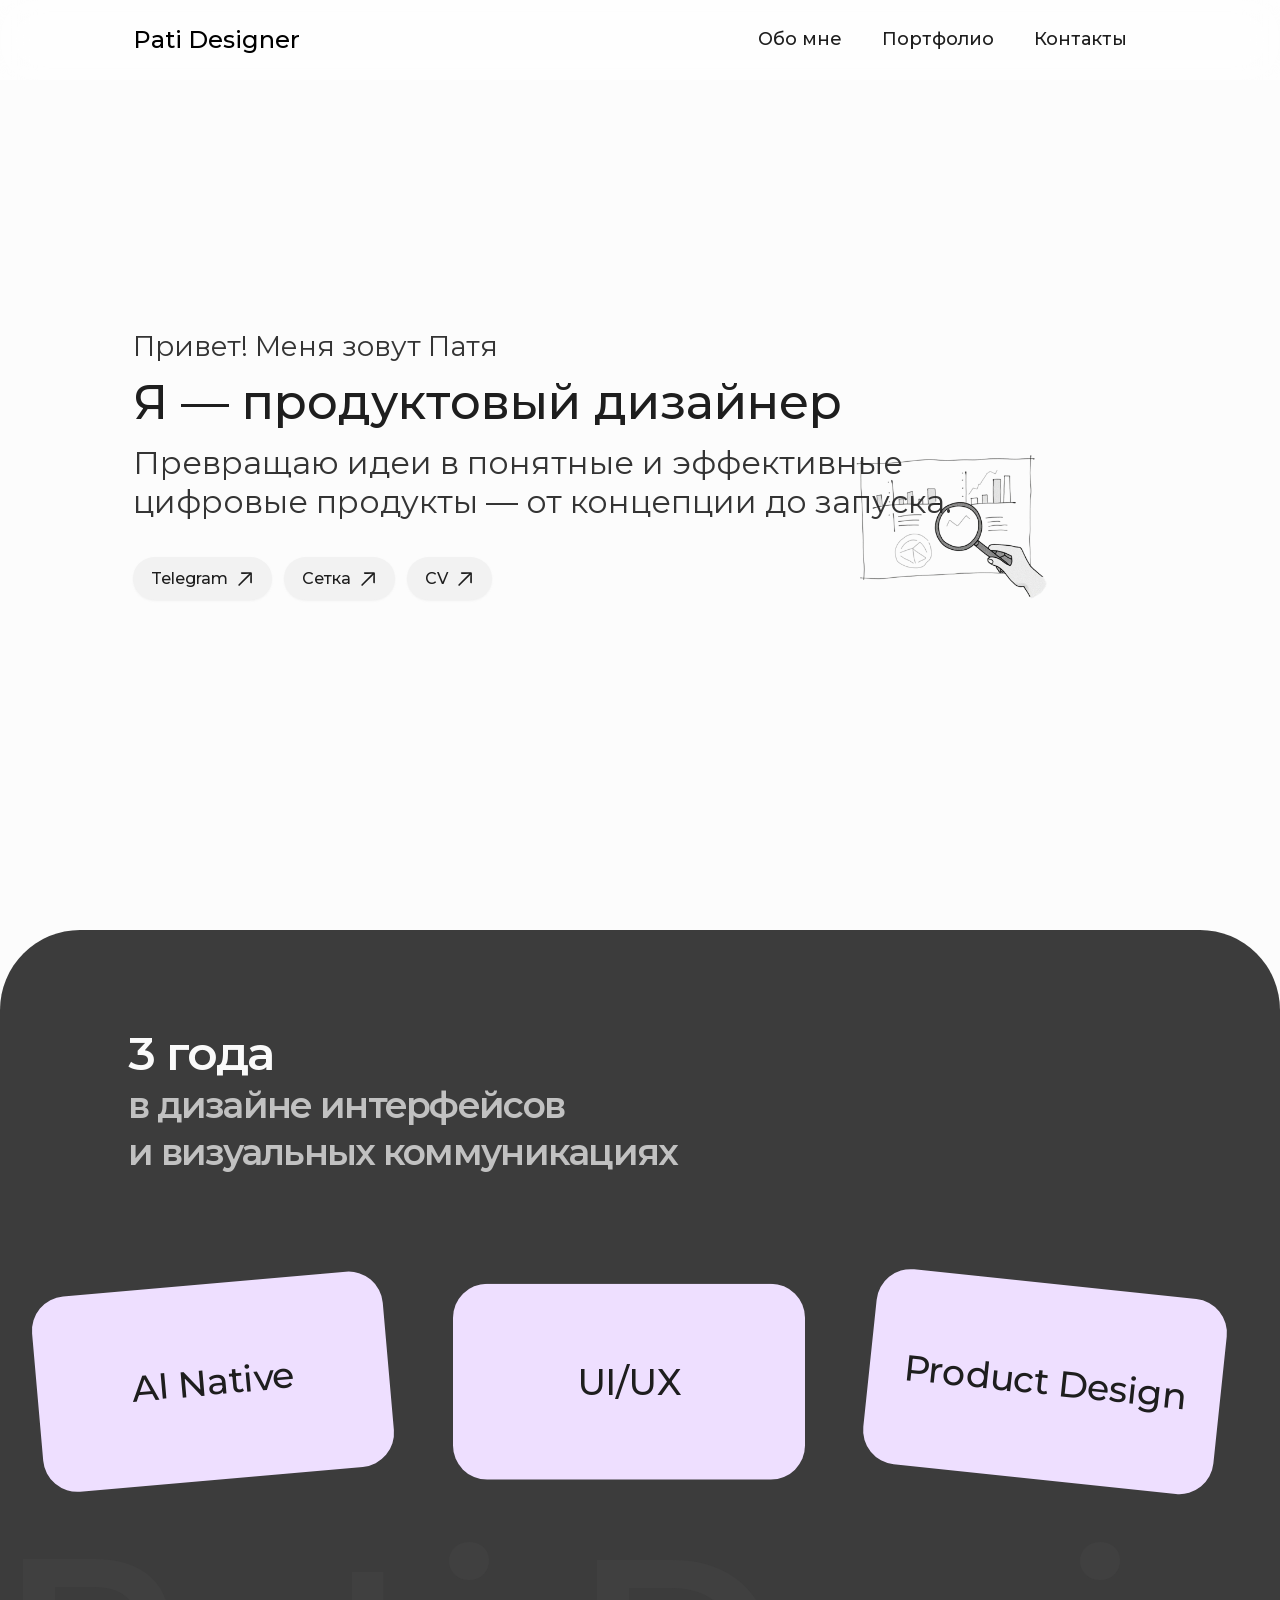
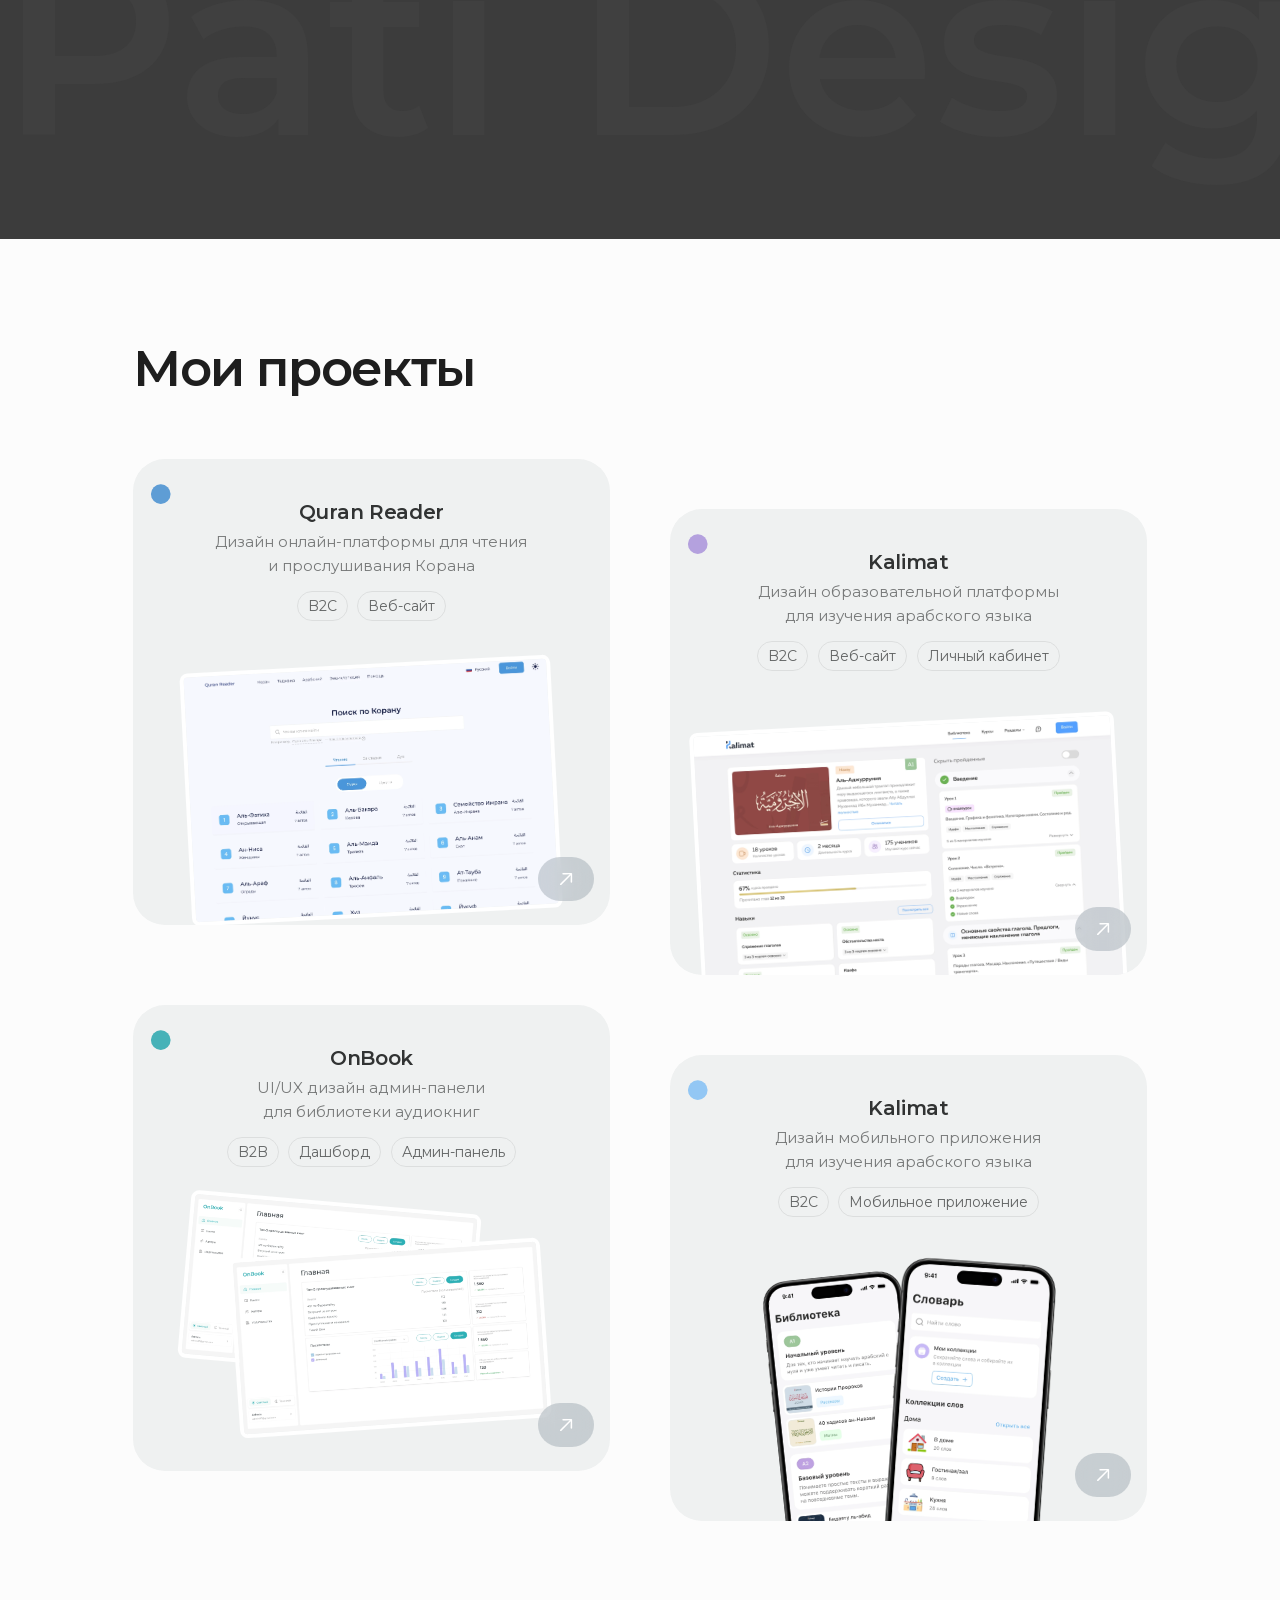
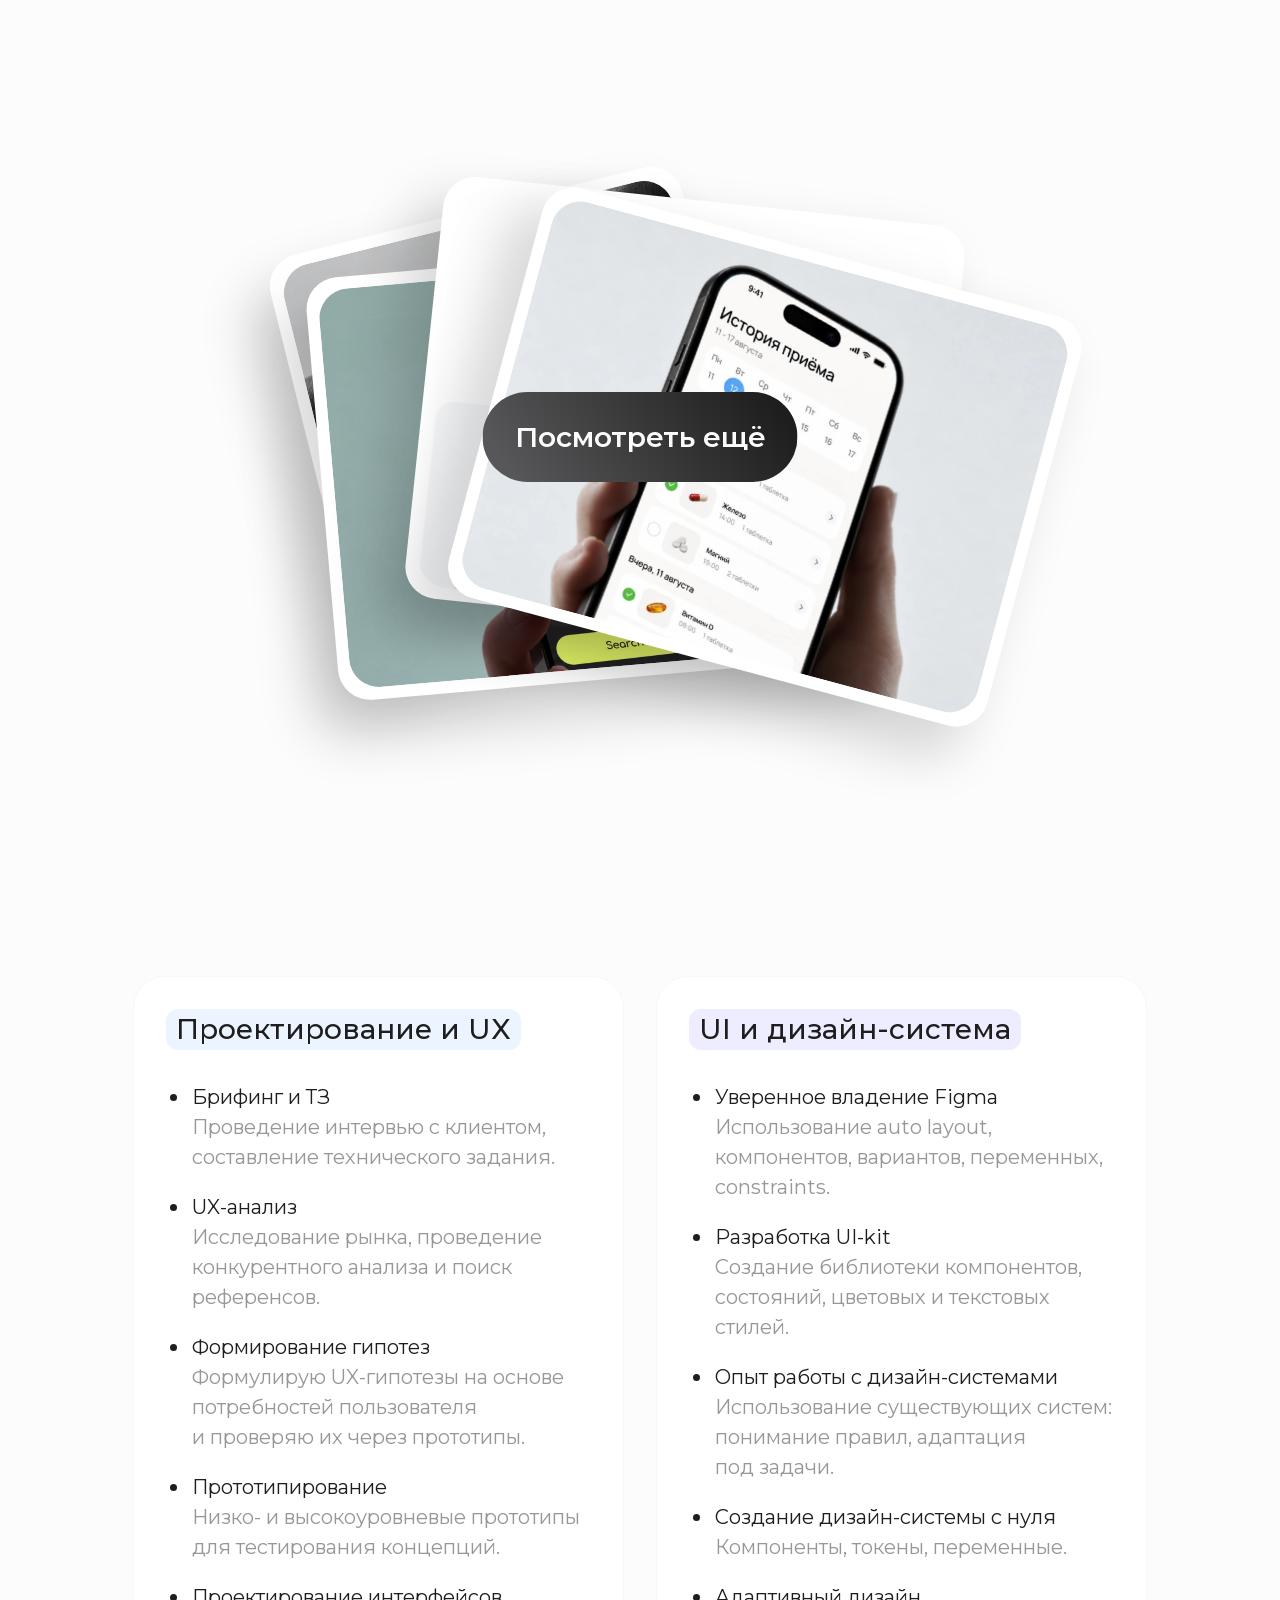
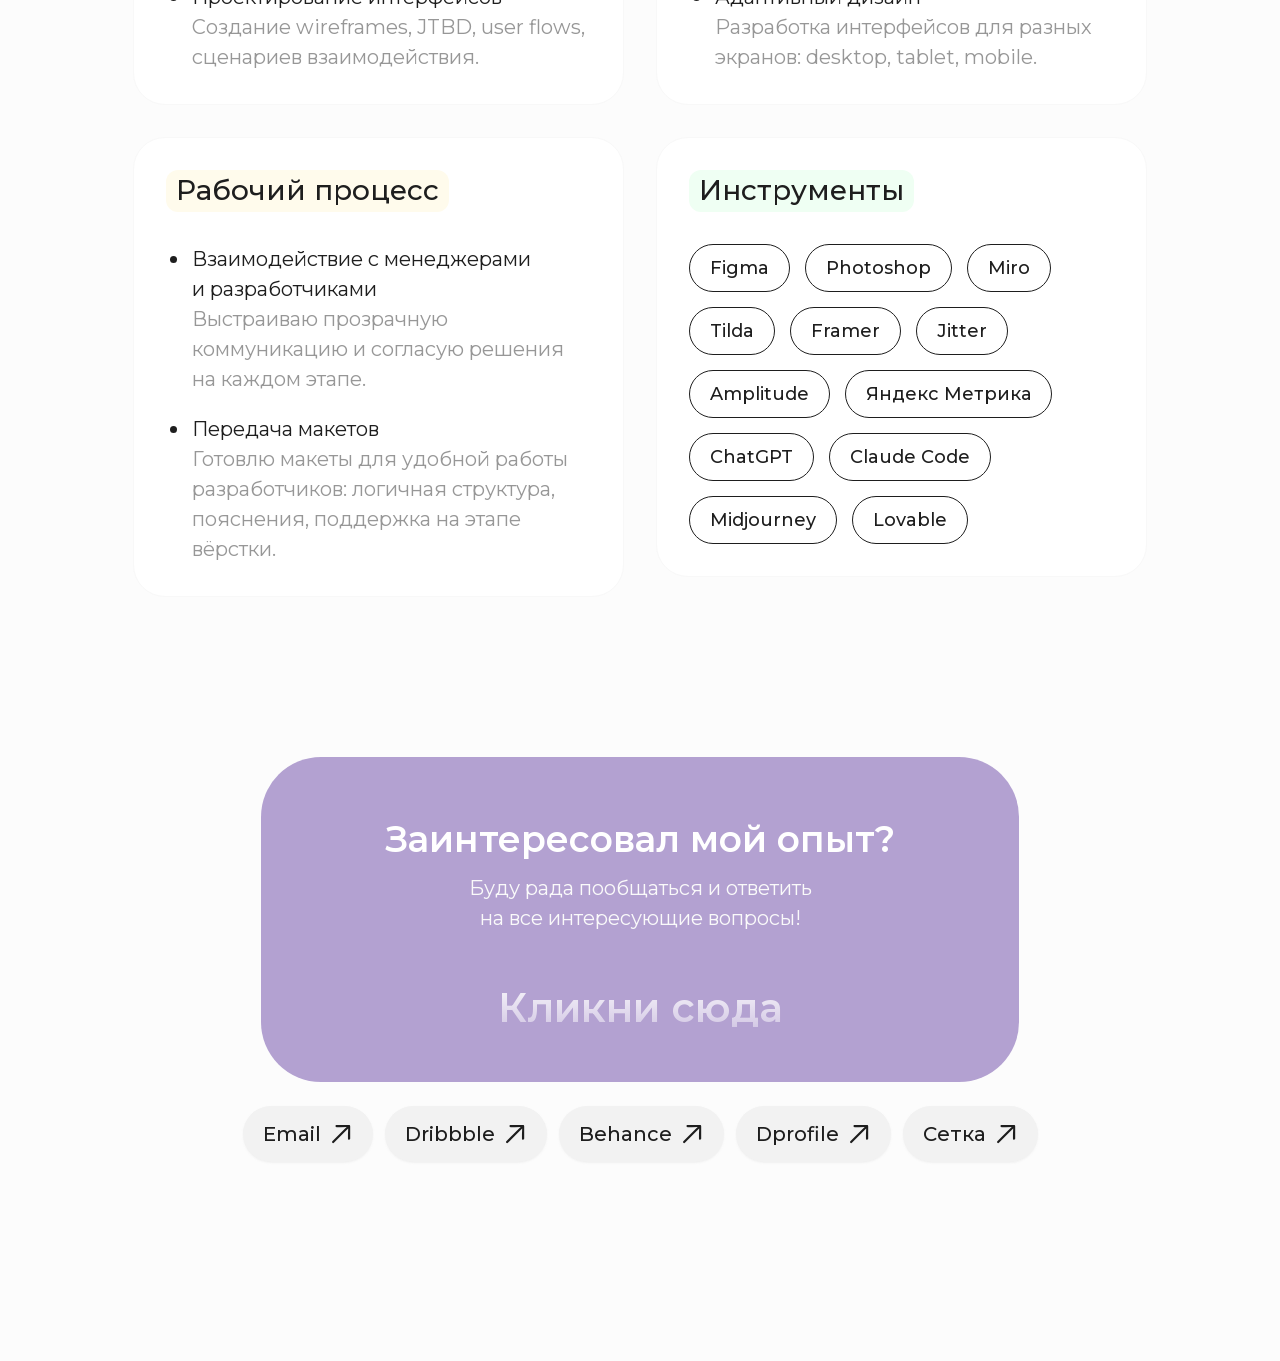
<file: index.html>
<!DOCTYPE html>
<html lang="ru">
<head>
  <meta charset="UTF-8">
  <meta name="viewport" content="width=device-width, initial-scale=1.0">
  <title>Патимат Имангазалиева — Product Designer | AI-Native</title>
  <meta name="description" content="Патимат Имангазалиева — продуктовый дизайнер. Проектирование цифровых продуктов, UX/UI, дизайн-системы и AI-инструменты.">

  <link rel="canonical" href="https://pati-designer.ru/">

  <!-- Превью при отправке ссылки: заголовок, описание и адрес, без картинки -->
  <meta property="og:type" content="website">
  <meta property="og:site_name" content="Pati Designer">
  <meta property="og:locale" content="ru_RU">
  <meta property="og:url" content="https://pati-designer.ru/">
  <meta property="og:title" content="Патимат Имангазалиева — Product Designer | AI-Native">
  <meta property="og:description" content="Патимат Имангазалиева — продуктовый дизайнер. Проектирование цифровых продуктов, UX/UI, дизайн-системы и AI-инструменты.">
  <meta name="twitter:card" content="summary">
  <meta name="twitter:title" content="Патимат Имангазалиева — Product Designer | AI-Native">
  <meta name="twitter:description" content="Патимат Имангазалиева — продуктовый дизайнер. Проектирование цифровых продуктов, UX/UI, дизайн-системы и AI-инструменты.">
  <!-- Иконка сайта -->
  <link rel="icon" href="favicon.svg" type="image/svg+xml">
  <link rel="icon" href="favicon-32.png" sizes="32x32" type="image/png">
  <link rel="icon" href="favicon.ico" sizes="16x16 32x32 48x48">
  <link rel="icon" href="favicon-120.png" sizes="120x120" type="image/png">
  <link rel="icon" href="favicon-192.png" sizes="192x192" type="image/png">
  <link rel="apple-touch-icon" href="apple-touch-icon.png">

  <link rel="preload" href="fonts/montserrat/montserrat-cyrillic.woff2" as="font" type="font/woff2" crossorigin>
  <link rel="preload" href="fonts/montserrat/montserrat-latin.woff2" as="font" type="font/woff2" crossorigin>
  <link rel="stylesheet" href="css/fonts.css">
  <link rel="stylesheet" href="css/reset.css">
  <link rel="stylesheet" href="css/style.css?v=20261101-2">
  <link rel="stylesheet" href="css/components.css">
  <!-- Микроразметка для поисковиков -->
  <script type="application/ld+json">
  {
    "@context": "https://schema.org",
    "@type": "Person",
    "name": "Имангазалиева Патимат",
    "alternateName": "Pati Designer",
    "url": "https://pati-designer.ru/",
    "jobTitle": "Продуктовый дизайнер",
    "description": "Продуктовый дизайнер: UX-исследования, интерфейсы веб-сервисов и мобильных приложений, дизайн-системы",
    "knowsAbout": [
      "Продуктовый дизайн",
      "UX-исследования",
      "UI-дизайн",
      "Дизайн-системы",
      "Мобильные приложения"
    ],
    "sameAs": [
      "https://t.me/pati_iman",
      "https://www.behance.net/pati_designer",
      "https://dprofile.ru/pati_iman",
      "https://setka.ru/users/019d2b02-72eb-73b0-8b9d-eee7eaf6be83"
    ]
  }
  </script>
</head>
<body>

  <!-- Прелоадер -->
  <div id="preloader">
    <svg viewBox="0 0 240 180" xmlns="http://www.w3.org/2000/svg">
      <circle id="pl-dot" cx="49" cy="29" r="11" fill="white"/>
      <path id="pl-path"
        d="M 49 55 L 49 158
           C 49 85 125 85 125 158
           C 125 85 200 85 200 158"
        fill="none" stroke="white"
        stroke-width="15"
        stroke-linecap="round"
        stroke-linejoin="round"/>
    </svg>
  </div>

  <!-- Курсор-стрелка -->

  <!-- Шапка -->
  <header class="pd-nav" id="header">
    <div class="pd-nav__inner">
      <a href="index.html" class="pd-nav__logo">Pati Designer</a>
      <nav>
        <ul class="pd-nav__menu">
          <li><a href="#about"     class="pd-nav__link">Обо мне</a></li>
          <li><a href="#portfolio" class="pd-nav__link">Портфолио</a></li>
          <li><a href="#contacts"  class="pd-nav__link">Контакты</a></li>
        </ul>
      </nav>
      <a href="#contacts" class="pd-nav__cta btn btn--dark">Написать мне</a>
      <button class="pd-nav__burger" id="pd-nav__burger"
              aria-label="Открыть меню" aria-expanded="false">
        <span></span>
        <span></span>
        <span></span>
      </button>
    </div>
  </header>

  <!-- Меню на телефоне -->
  <div class="pd-nav-drawer" id="pd-nav-drawer" aria-hidden="true">
    <nav class="pd-nav-drawer__nav">
      <ul class="pd-nav-drawer__menu">
        <li><a href="#about"     class="pd-nav-drawer__link">Обо мне</a></li>
        <li><a href="#portfolio" class="pd-nav-drawer__link">Портфолио</a></li>
        <li><a href="#contacts"  class="pd-nav-drawer__link">Контакты</a></li>
      </ul>
      <a href="https://t.me/pati_iman" target="_blank" rel="noopener" class="pd-nav-drawer__cta btn btn--dark">Написать мне</a>
    </nav>
  </div>


  <!-- Первый экран -->
  <section class="hero" id="about">
    <div class="hero__content">
      <div class="hero__text">
        <div class="hero__headline">
          <p class="hero__greeting" data-animate data-delay="0">Привет! Меня зовут Патя</p>
          <h1 class="hero__title" data-animate data-delay="1">Я&nbsp;— продуктовый дизайнер</h1>
        </div>
        <p class="hero__desc" data-animate data-delay="2">Превращаю идеи в&nbsp;понятные и&nbsp;эффективные <br>цифровые продукты&nbsp;— от&nbsp;концепции до&nbsp;запуска.</p>
      </div>
      <div class="hero__cta" data-animate data-delay="3">
        <a href="https://t.me/pati_iman" target="_blank" rel="noopener" class="btn btn--icon">Telegram <img src="images/icons/arrow-dark.svg" alt="" class="btn__icon"></a>
        <a href="https://setka.ru/users/019d2b02-72eb-73b0-8b9d-eee7eaf6be83" target="_blank" rel="noopener" class="btn btn--icon">Сетка <img src="images/icons/arrow-dark.svg" alt="" class="btn__icon"></a>
        <a href="cv.pdf" target="_blank" rel="noopener" class="btn btn--icon">CV <img src="images/icons/arrow-dark.svg" alt="" class="btn__icon"></a>
      </div>
    </div>
    <div class="hero__illustration" aria-hidden="true">
      <img src="images/hero-illustration.webp" alt="Иллюстрация: рука с лупой рассматривает интерфейс с графиками">
    </div>
  </section>


  <!-- Обо мне.
       Обёртка #about-inner нужна шапке: выше неё пункты меню не подсвечиваются.
       Разметка блока одна на все ширины: от 981px — раскладка макета 1200px
       в vw, ниже — обычный поток. -->
  <div id="about-inner">
  <div class="pd-ab-wrap" id="pd-ab">

    <div class="pd-figma-stat">
      <span class="pd-figma-stat-main">3 года</span>
      <span class="pd-figma-stat-dim">в&nbsp;дизайне интерфейсов</span>
      <span class="pd-figma-stat-dim">и&nbsp;визуальных коммуникациях</span>
    </div>

    <div class="pd-ab-cards">
      <div class="pd-ab-group pd-ab-group--1">
        <div class="pd-ab-card">
          <span class="pd-ab-label">AI Native</span>
        </div>
      </div>
      <div class="pd-ab-group pd-ab-group--2">
        <div class="pd-ab-card">
          <span class="pd-ab-label">UI/UX</span>
        </div>
      </div>
      <div class="pd-ab-group pd-ab-group--3">
        <div class="pd-ab-card">
          <span class="pd-ab-label">Product Design</span>
        </div>
      </div>
    </div>

    <!-- Бегущая строка -->
    <div class="pd-ab-ticker" aria-hidden="true">
      <div class="pd-ab-ticker-track">
        <span class="pd-ab-ticker-item">Pati Designer</span>
        <span class="pd-ab-ticker-item">Pati Designer</span>
        <span class="pd-ab-ticker-item">Pati Designer</span>
        <span class="pd-ab-ticker-item">Pati Designer</span>
      </div>
    </div>

  </div>

  </div>
  <!-- /#about-inner -->

  <!-- Портфолио -->
  <section class="projects" id="portfolio">
    <div class="projects__inner">
      <h2 class="projects__title" data-animate>Мои проекты</h2>
      <div class="projects__grid">

        <div class="project-card project-card--left project-card--quran" data-animate data-delay="1">
          <div class="project-card__dot">
            <img loading="lazy" src="images/icons/dot-blue.svg" alt="">
          </div>
          <div class="project-card__info">
            <div class="project-card__header">
              <h3 class="project-card__name">Quran Reader</h3>
              <p class="project-card__desc">Дизайн <span class="nowrap">онлайн-платформы</span> для&nbsp;чтения и&nbsp;прослушивания Корана</p>
            </div>
            <div class="project-card__tags">
              <span class="project-tag">B2C</span>
              <span class="project-tag">Веб-сайт</span>
            </div>
          </div>
          <div class="project-card__media">
            <img loading="lazy" src="images/projects/quran-reader.webp" alt="Интерфейс Quran Reader: поиск по Корану и список сур" class="project-card__img">
          </div>
          <a href="quran-reader.html" class="project-card__btn">
            <img loading="lazy" src="images/icons/arrow.svg" alt="открыть">
          </a>
          <div class="project-card__overlay">
            <div class="project-card__overlay-inner">
              <div class="project-card__overlay-header">
                <span class="project-card__overlay-name">Quran Reader</span>
                <a href="quran-reader.html" class="project-card__overlay-btn">Открыть кейс <img loading="lazy" src="images/icons/arrow.svg" alt=""></a>
              </div>
              <p class="project-card__overlay-desc">Разработка дизайна интерфейса для&nbsp;чтения, глубокого изучения и&nbsp;эффективного запоминания Корана</p>
            </div>
          </div>
        </div>

        <div class="project-card project-card--right project-card--kalimat" data-animate data-delay="2">
          <div class="project-card__dot">
            <img loading="lazy" src="images/icons/dot-purple.svg" alt="">
          </div>
          <div class="project-card__info">
            <div class="project-card__header">
              <h3 class="project-card__name">Kalimat</h3>
              <p class="project-card__desc">Дизайн образовательной платформы <br>для&nbsp;изучения арабского языка</p>
            </div>
            <div class="project-card__tags">
              <span class="project-tag">B2C</span>
              <span class="project-tag">Веб-сайт</span>
              <span class="project-tag">Личный кабинет</span>
            </div>
          </div>
          <div class="project-card__media">
            <img loading="lazy" src="images/case-kalimat/hero-course.webp" alt="Страница курса Kalimat с уроками и навыками" class="project-card__img">
          </div>
          <a href="kalimat.html" class="project-card__btn">
            <img loading="lazy" src="images/icons/arrow.svg" alt="открыть">
          </a>
          <div class="project-card__overlay">
            <div class="project-card__overlay-inner">
              <div class="project-card__overlay-header">
                <span class="project-card__overlay-name">Kalimat</span>
                <a href="kalimat.html" class="project-card__overlay-btn">Открыть кейс <img loading="lazy" src="images/icons/arrow.svg" alt=""></a>
              </div>
              <p class="project-card__overlay-desc">Разработка дизайна образовательной платформы для&nbsp;изучения арабского языка</p>
            </div>
          </div>
        </div>

        <div class="project-card project-card--left project-card--onbook" data-animate data-delay="1">
          <div class="project-card__dot">
            <img loading="lazy" src="images/icons/dot-teal.svg" alt="">
          </div>
          <div class="project-card__info">
            <div class="project-card__header">
              <h3 class="project-card__name">OnBook</h3>
              <p class="project-card__desc">UI/UX дизайн админ-панели <br>для&nbsp;библиотеки аудиокниг</p>
            </div>
            <div class="project-card__tags">
              <span class="project-tag">B2B</span>
              <span class="project-tag">Дашборд</span>
              <span class="project-tag">Админ-панель</span>
            </div>
          </div>
          <div class="project-card__media">
            <img loading="lazy" src="images/projects/onbook.webp" alt="Дашборд админ-панели OnBook" class="project-card__img project-card__img--back">
            <img loading="lazy" src="images/projects/onbook.webp" alt="Дашборд админ-панели OnBook" class="project-card__img project-card__img--front">
          </div>
          <a href="onbook.html" class="project-card__btn">
            <img loading="lazy" src="images/icons/arrow.svg" alt="открыть">
          </a>
          <div class="project-card__overlay">
            <div class="project-card__overlay-inner">
              <div class="project-card__overlay-header">
                <span class="project-card__overlay-name">OnBook</span>
                <a href="onbook.html" class="project-card__overlay-btn">Открыть кейс <img loading="lazy" src="images/icons/arrow.svg" alt=""></a>
              </div>
              <p class="project-card__overlay-desc">Редизайн админ-панели OnBook: сократила время загрузки аудиокниги с&nbsp;часа до&nbsp;нескольких минут</p>
            </div>
          </div>
        </div>

        <div class="project-card project-card--right project-card--kalimat-app" data-animate data-delay="2">
          <div class="project-card__dot">
            <img loading="lazy" src="images/icons/dot-purple.svg" alt="">
          </div>
          <div class="project-card__info">
            <div class="project-card__header">
              <h3 class="project-card__name">Kalimat</h3>
              <p class="project-card__desc">Дизайн мобильного приложения <br>для&nbsp;изучения арабского языка</p>
            </div>
            <div class="project-card__tags">
              <span class="project-tag">B2C</span>
              <span class="project-tag">Мобильное приложение</span>
            </div>
          </div>
          <div class="project-card__media">
            <img loading="lazy" src="images/case-kalimat/mobile-library.webp" alt="Экран «Библиотека» в приложении Kalimat" class="project-card__img project-card__img--back">
            <img loading="lazy" src="images/case-kalimat/dict-main.webp" alt="Экран словаря в приложении Kalimat" class="project-card__img project-card__img--front">
          </div>
          <a href="kalimat-app.html" class="project-card__btn">
            <img loading="lazy" src="images/icons/arrow.svg" alt="открыть">
          </a>
          <div class="project-card__overlay">
            <div class="project-card__overlay-inner">
              <div class="project-card__overlay-header">
                <span class="project-card__overlay-name">Kalimat</span>
                <a href="kalimat-app.html" class="project-card__overlay-btn">Открыть кейс <img loading="lazy" src="images/icons/arrow.svg" alt=""></a>
              </div>
              <p class="project-card__overlay-desc">Разработка дизайна кроссплатформенного мобильного приложения для&nbsp;изучения арабского языка</p>
            </div>
          </div>
        </div>

      </div>

    </div>
  </section>

  <!-- Галерея «Посмотреть ещё» -->
<section class="gallery" id="concepts" aria-label="Концепты интерфейсов">
  <div class="gallery__inner">
    <div class="gallery__covers" id="gallery-covers">

      <div class="gallery__photo gallery__photo--1">
        <img src="images/gallery/tempo-watch.webp"
             alt="TEMPO: задачи на Apple Watch" loading="lazy">
      </div>

      <div class="gallery__photo gallery__photo--2">
        <img src="images/gallery/rail-booking.webp"
             alt="Rail: бронирование билетов на поезд" loading="lazy">
      </div>

      <div class="gallery__photo gallery__photo--3">
        <img src="images/gallery/medication-reminder.webp"
             alt="Напоминание о приёме лекарств" loading="lazy">
      </div>

      <div class="gallery__photo gallery__photo--4">
        <img src="images/gallery/medication-history.webp"
             alt="История приёма лекарств" loading="lazy">
      </div>

      <div class="gallery__photo">
        <img src="images/gallery/card-1.webp"
             alt="Dagestan Travel: поиск жилья" loading="lazy">
      </div>

      <div class="gallery__photo">
        <img src="images/gallery/card-2.webp"
             alt="Корзина в интерфейсе Yandex DataLens" loading="lazy">
      </div>

      <div class="gallery__photo">
        <img src="images/gallery/ozon.webp"
             alt="Подарочные карты Ozon" loading="lazy">
      </div>

    </div>

    <button type="button"
            class="gallery__btn"
            aria-expanded="false"
            aria-controls="gallery-covers">
      Посмотреть ещё
    </button>
  </div>
</section>





  <!-- Навыки -->
  <section class="pd-skills" id="pd-skills">
    <h2 class="pd-skills__title pd-anim">Навыки</h2>

    <div class="pd-skills__cols">

      <!-- Левая колонка — карточки въезжают слева -->
      <div class="pd-skills__col">

        <div class="pd-card pd-anim--left" data-delay="0" data-order="1">
          <span class="pd-card__tag pd-tag--blue">Проектирование и&nbsp;UX</span>
          <ul class="pd-card__list">
            <li>Брифинг и&nbsp;ТЗ<span>Проведение интервью с&nbsp;клиентом, составление технического задания.</span></li>
            <li>UX-анализ<span>Исследование рынка, проведение конкурентного анализа и&nbsp;поиск референсов.</span></li>
            <li>Формирование гипотез<span>Формулирую UX-гипотезы на&nbsp;основе потребностей пользователя и&nbsp;проверяю их&nbsp;через прототипы.</span></li>
            <li>Прототипирование<span>Низко- и&nbsp;высокоуровневые прототипы для&nbsp;тестирования концепций.</span></li>
            <li>Проектирование интерфейсов<span>Создание wireframes, JTBD, user flows, сценариев взаимодействия.</span></li>
          </ul>
        </div>

        <div class="pd-card pd-anim--left" data-delay="120" data-order="3">
          <span class="pd-card__tag pd-tag--yellow">Рабочий процесс</span>
          <ul class="pd-card__list">
            <li>Взаимодействие с&nbsp;менеджерами и&nbsp;разработчиками<span>Выстраиваю прозрачную коммуникацию и&nbsp;согласую решения на&nbsp;каждом этапе.</span></li>
            <li>Передача макетов<span>Готовлю макеты для&nbsp;удобной работы разработчиков: логичная структура, пояснения, поддержка на&nbsp;этапе вёрстки.</span></li>
          </ul>
        </div>

      </div>

      <!-- Правая колонка — карточки въезжают справа -->
      <div class="pd-skills__col">

        <div class="pd-card pd-anim--right" data-delay="0" data-order="2">
          <span class="pd-card__tag pd-tag--indigo">UI и&nbsp;дизайн-система</span>
          <ul class="pd-card__list">
            <li>Уверенное владение Figma<span>Использование auto layout, компонентов, вариантов, переменных, constraints.</span></li>
            <li>Разработка UI-kit<span>Создание библиотеки компонентов, состояний, цветовых и&nbsp;текстовых стилей.</span></li>
            <li>Опыт работы с&nbsp;дизайн-системами<span>Использование существующих систем: понимание правил, адаптация под&nbsp;задачи.</span></li>
            <li>Создание дизайн-системы с&nbsp;нуля<span>Компоненты, токены, переменные.</span></li>
            <li>Адаптивный дизайн<span>Разработка интерфейсов для&nbsp;разных экранов: desktop, tablet, mobile.</span></li>
          </ul>
        </div>

        <div class="pd-card pd-anim--right" data-delay="120" data-order="4">
          <span class="pd-card__tag pd-tag--green">Инструменты</span>
          <div class="pd-card__tools">
            <span class="pd-tool">Figma</span>
            <span class="pd-tool">Photoshop</span>
            <span class="pd-tool">Miro</span>
            <span class="pd-tool">Tilda</span>
            <span class="pd-tool">Framer</span>
            <span class="pd-tool">Jitter</span>
            <span class="pd-tool">Amplitude</span>
            <span class="pd-tool">Яндекс&nbsp;Метрика</span>
            <span class="pd-tool">ChatGPT</span>
            <span class="pd-tool">Claude Code</span>
            <span class="pd-tool">Midjourney</span>
            <span class="pd-tool">Lovable</span>
          </div>
        </div>

      </div>
    </div>
  </section>



  <!-- Контакты -->
  <section class="contacts" id="contacts">
    <div class="contacts__inner">
      <!-- вся карточка — ссылка на Telegram: раньше нажимался только текст «Кликни сюда» -->
      <a href="https://t.me/pati_iman" target="_blank" rel="noopener" class="contacts__card" data-animate>
        <div class="contacts__card-text">
          <h2 class="contacts__heading">Заинтересовал мой опыт?</h2>
          <p class="contacts__subtext">Буду рада пообщаться и&nbsp;ответить<br>на&nbsp;все интересующие вопросы!</p>
        </div>
        <span class="contacts__cta">Кликни сюда</span>
      </a>
      <div class="contacts__links" data-animate data-delay="1">
        <a href="mailto:imi.patimat@gmail.com" class="btn btn--icon">Email <img loading="lazy" src="images/icons/arrow-dark.svg" alt="" class="btn__icon"></a>
        <a href="https://dribbble.com/pati_iman" target="_blank" rel="noopener" class="btn btn--icon">Dribbble <img src="images/icons/arrow-dark.svg" alt="" class="btn__icon"></a>
        <a href="https://www.behance.net/pati_designer" target="_blank" rel="noopener" class="btn btn--icon">Behance <img loading="lazy" src="images/icons/arrow-dark.svg" alt="" class="btn__icon"></a>
        <a href="https://dprofile.ru/pati_iman" target="_blank" rel="noopener" class="btn btn--icon">Dprofile <img loading="lazy" src="images/icons/arrow-dark.svg" alt="" class="btn__icon"></a>
        <a href="https://setka.ru/users/019d2b02-72eb-73b0-8b9d-eee7eaf6be83" target="_blank" rel="noopener" class="btn btn--icon">Сетка <img loading="lazy" src="images/icons/arrow-dark.svg" alt="" class="btn__icon"></a>
      </div>
    </div>
  </section>

  <script src="js/main.js?v=20261101-2"></script>
</body>
</html>
</file>
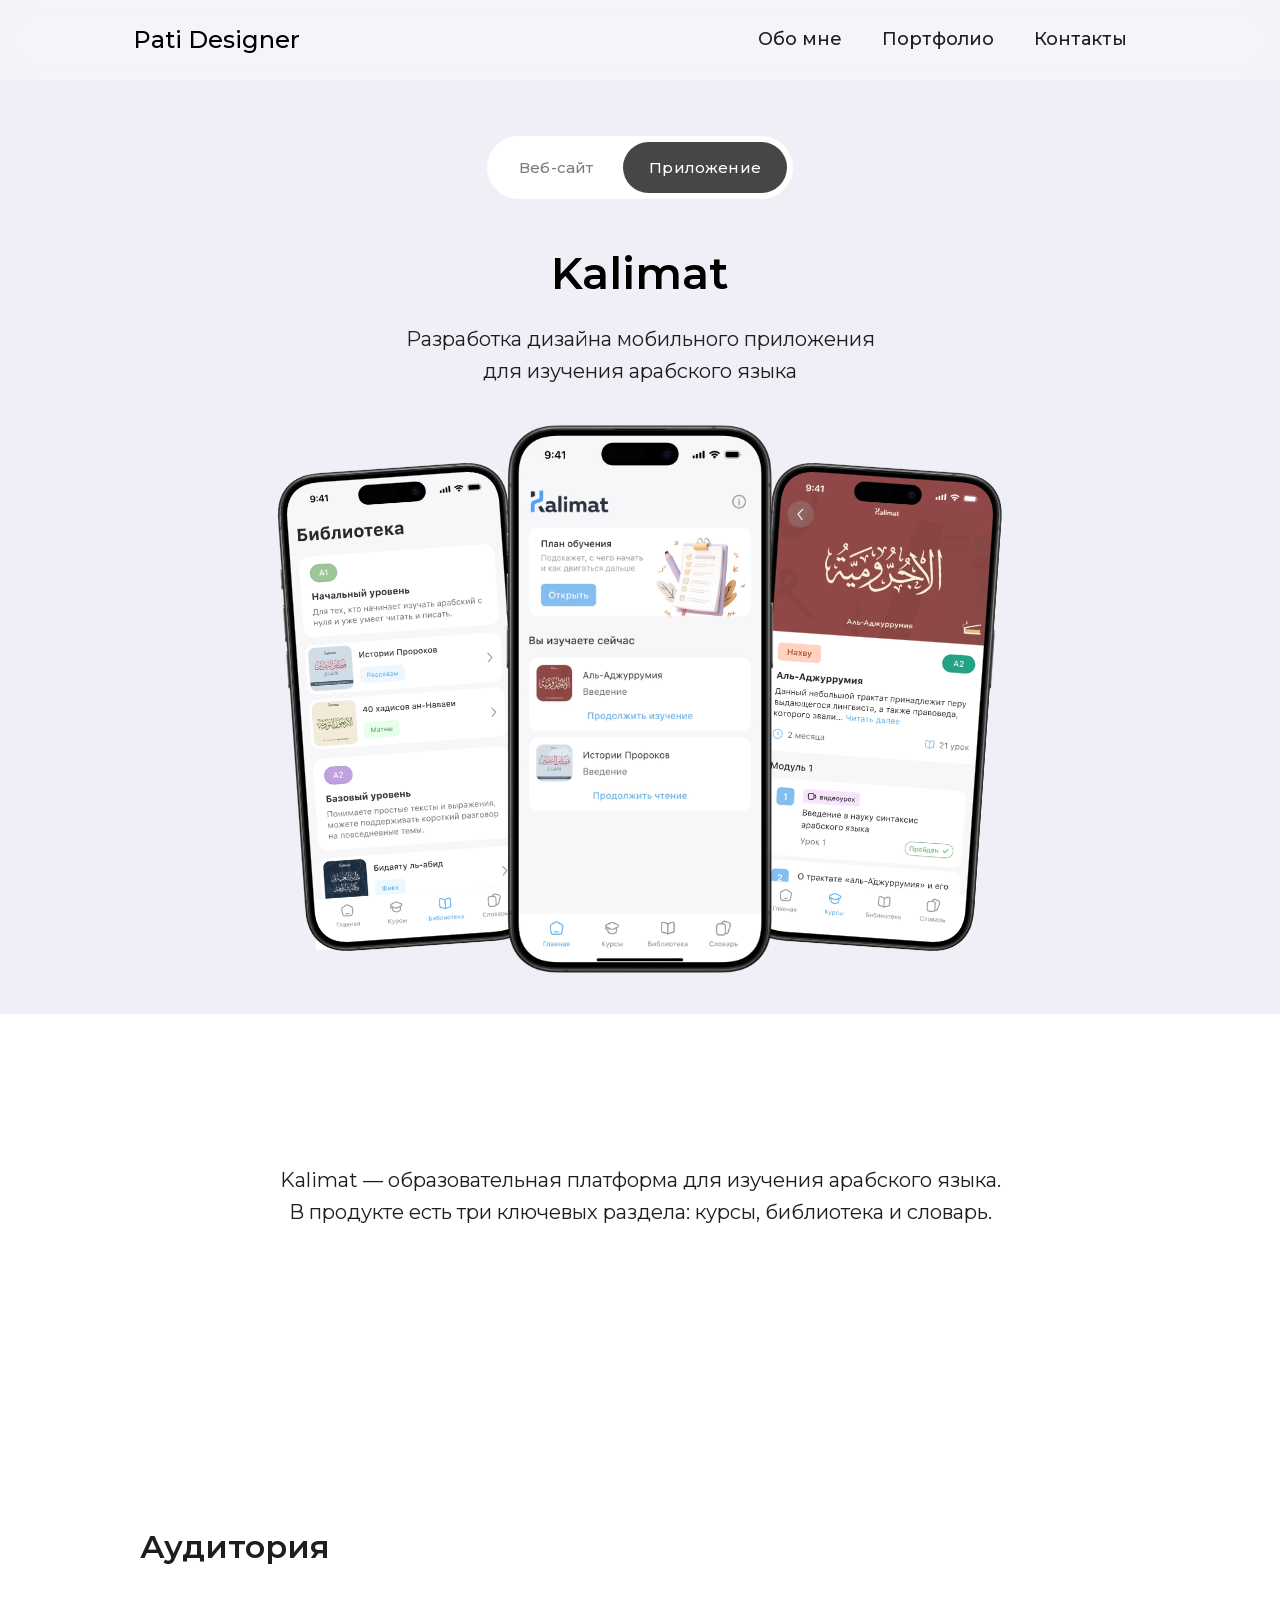
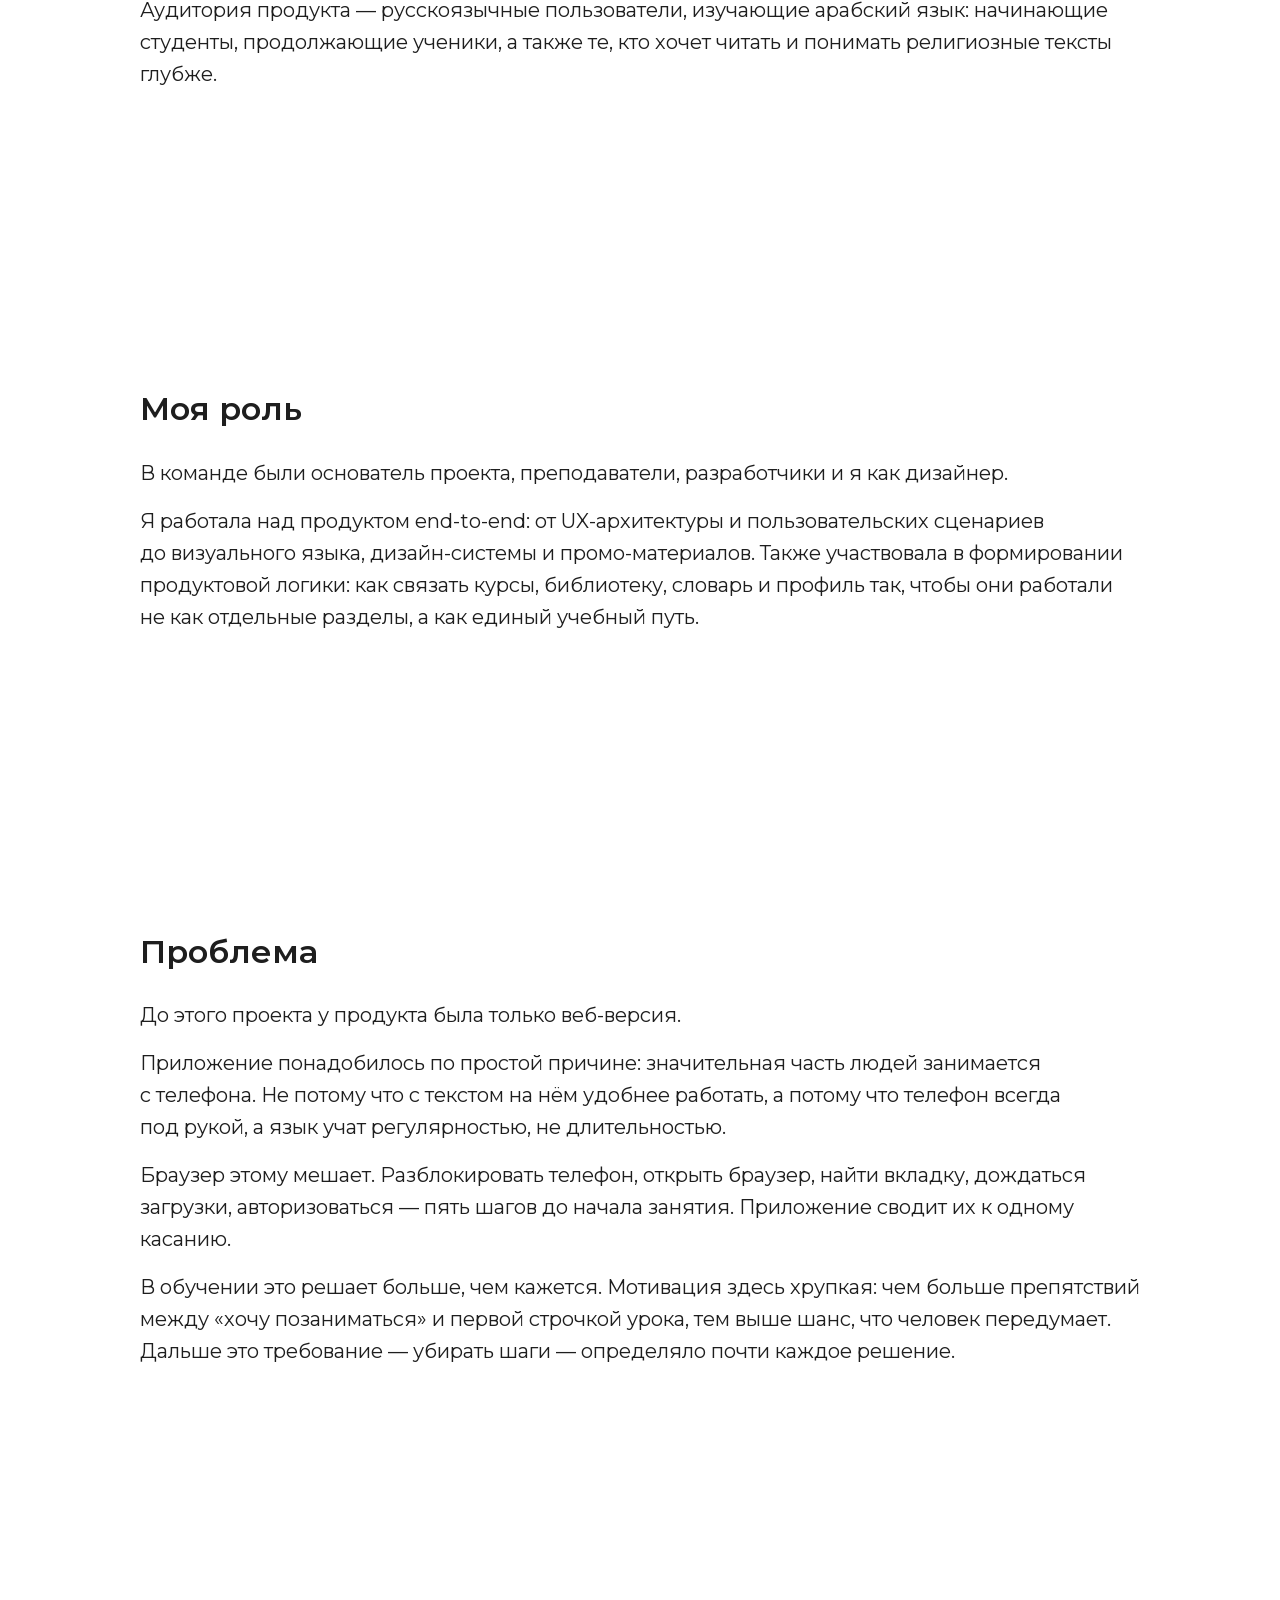
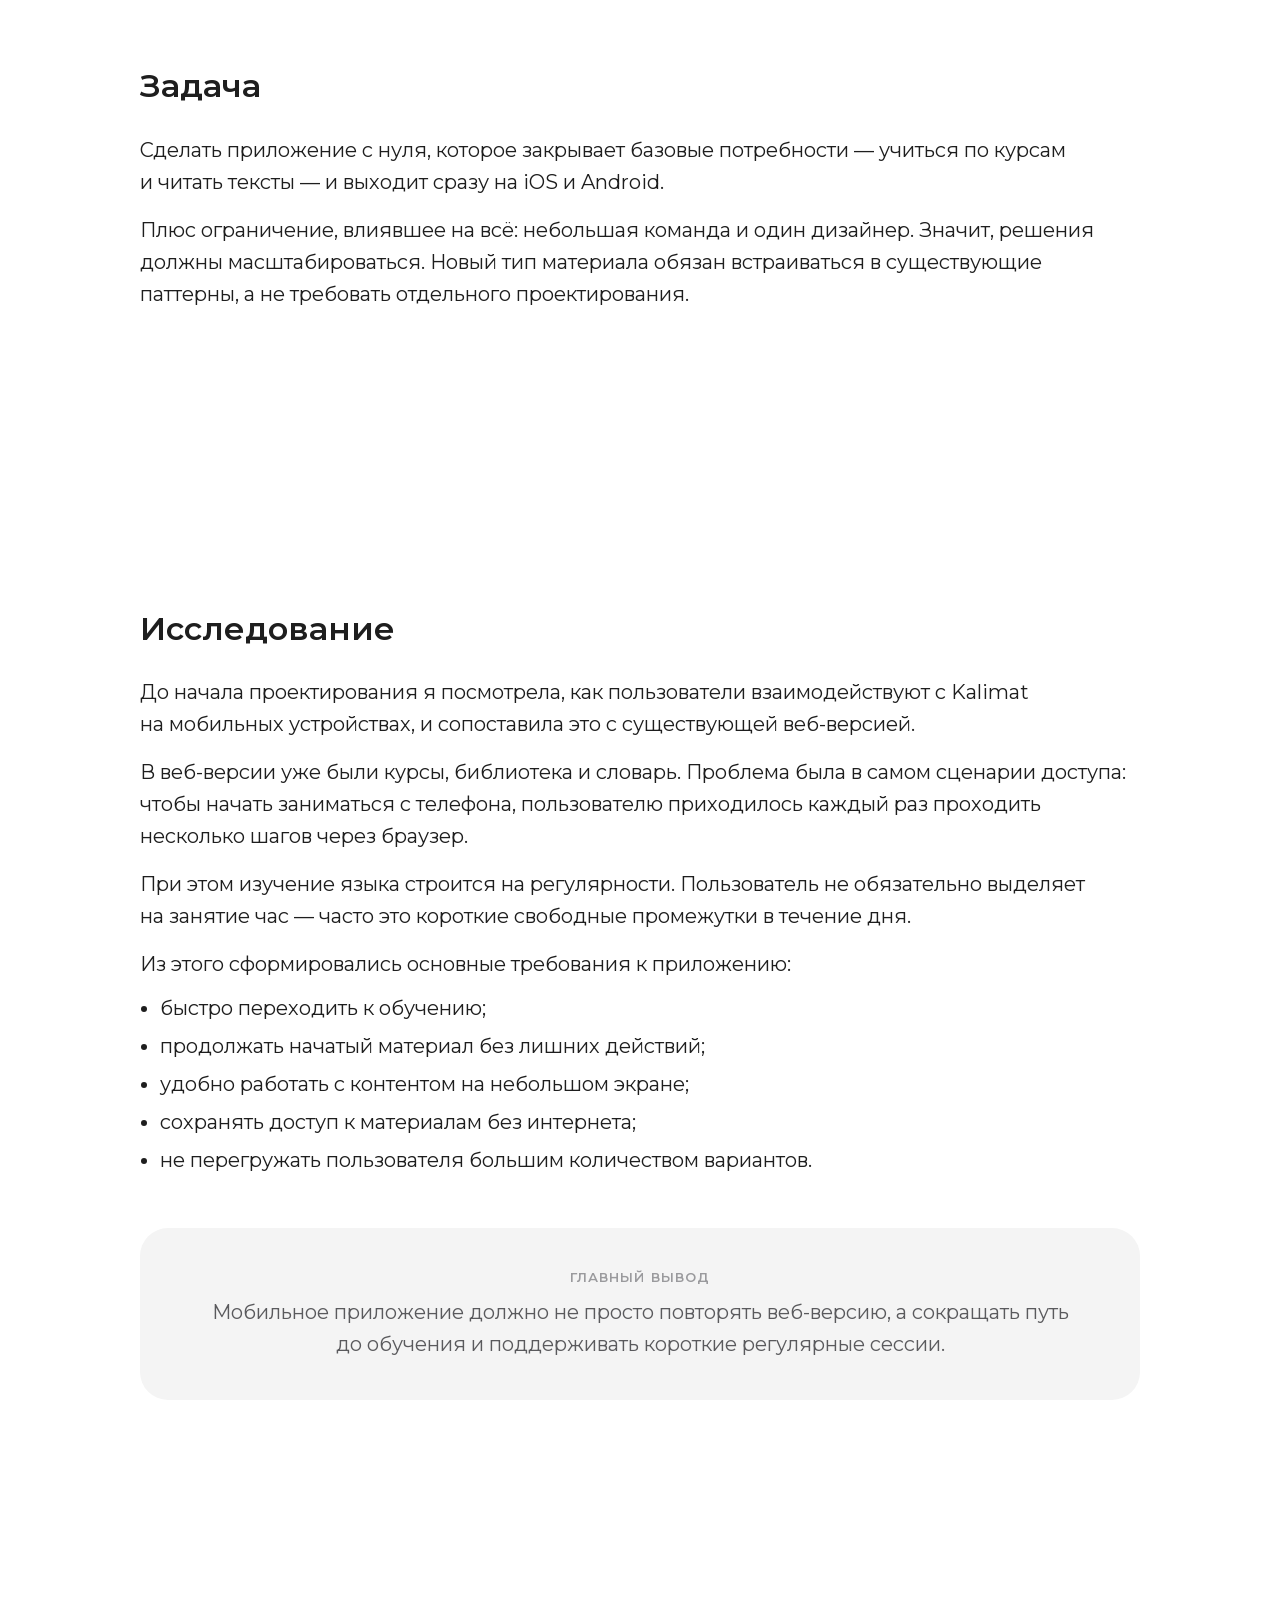
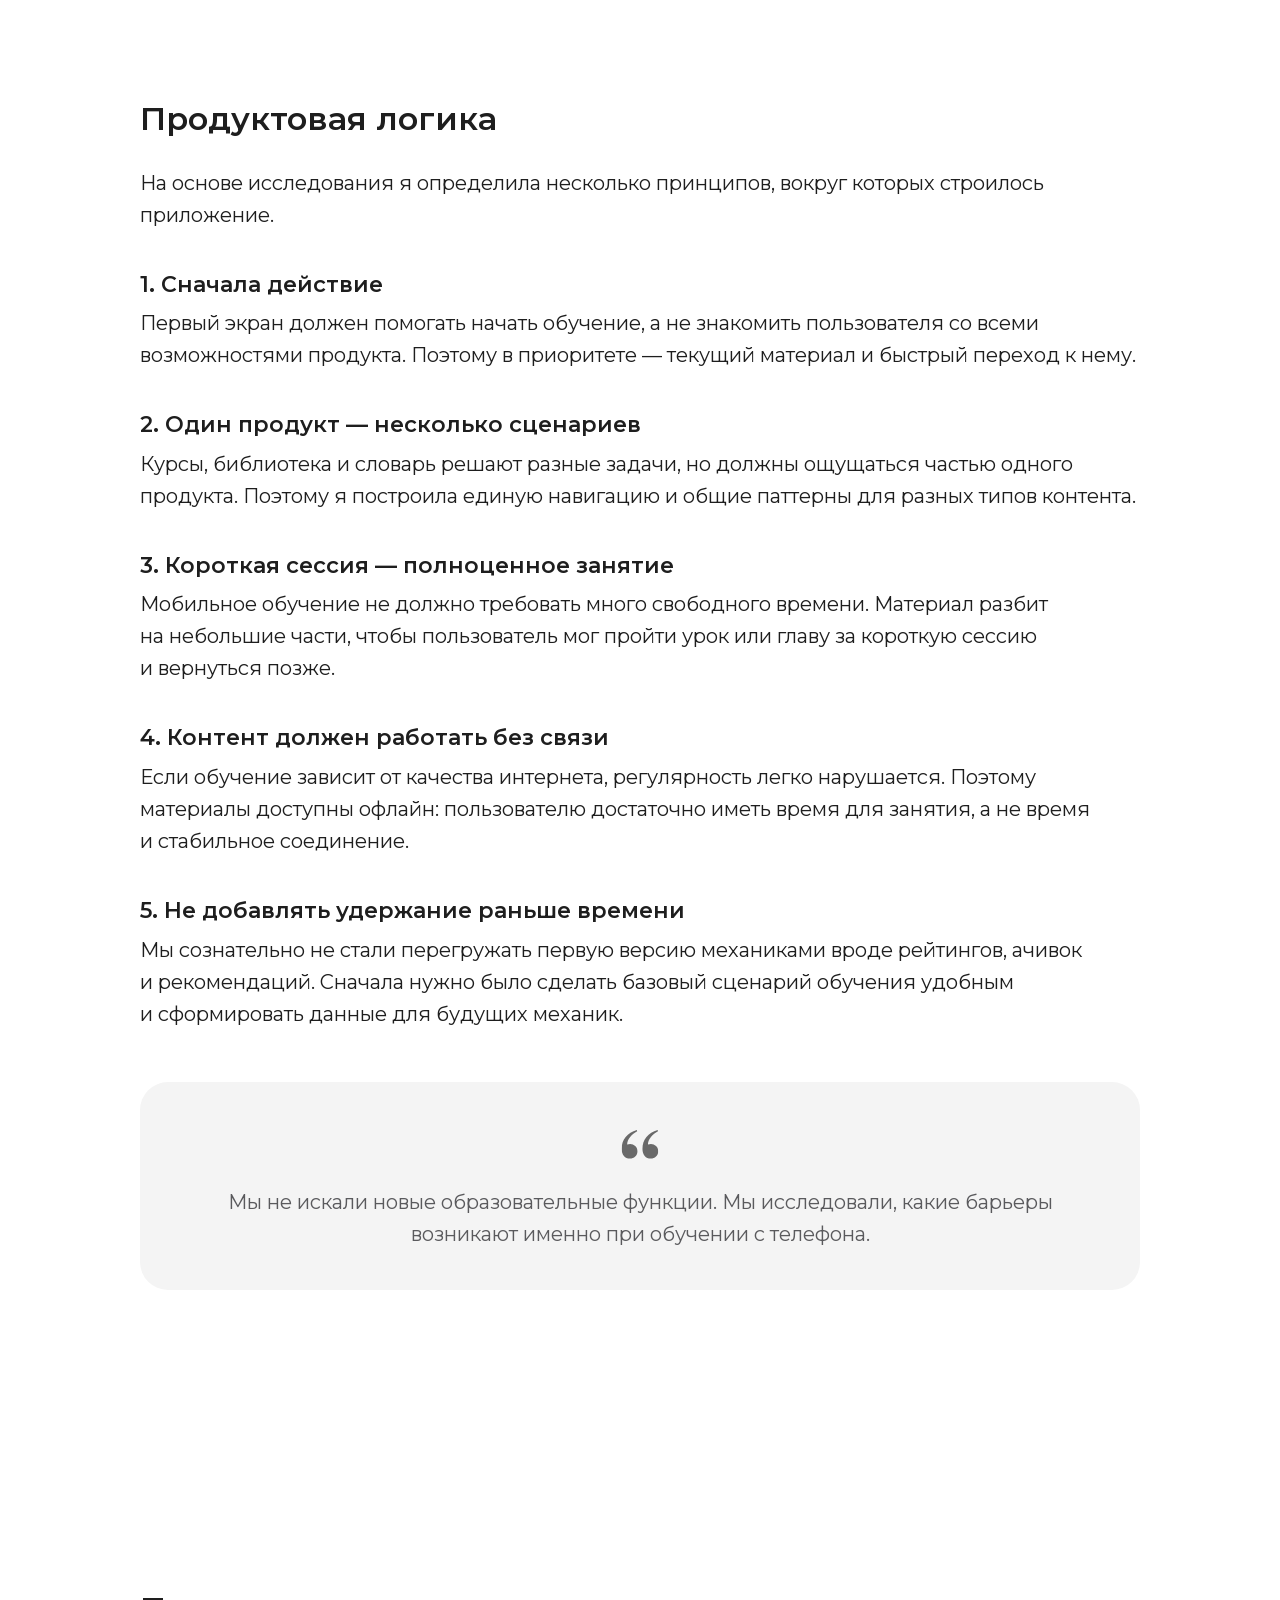
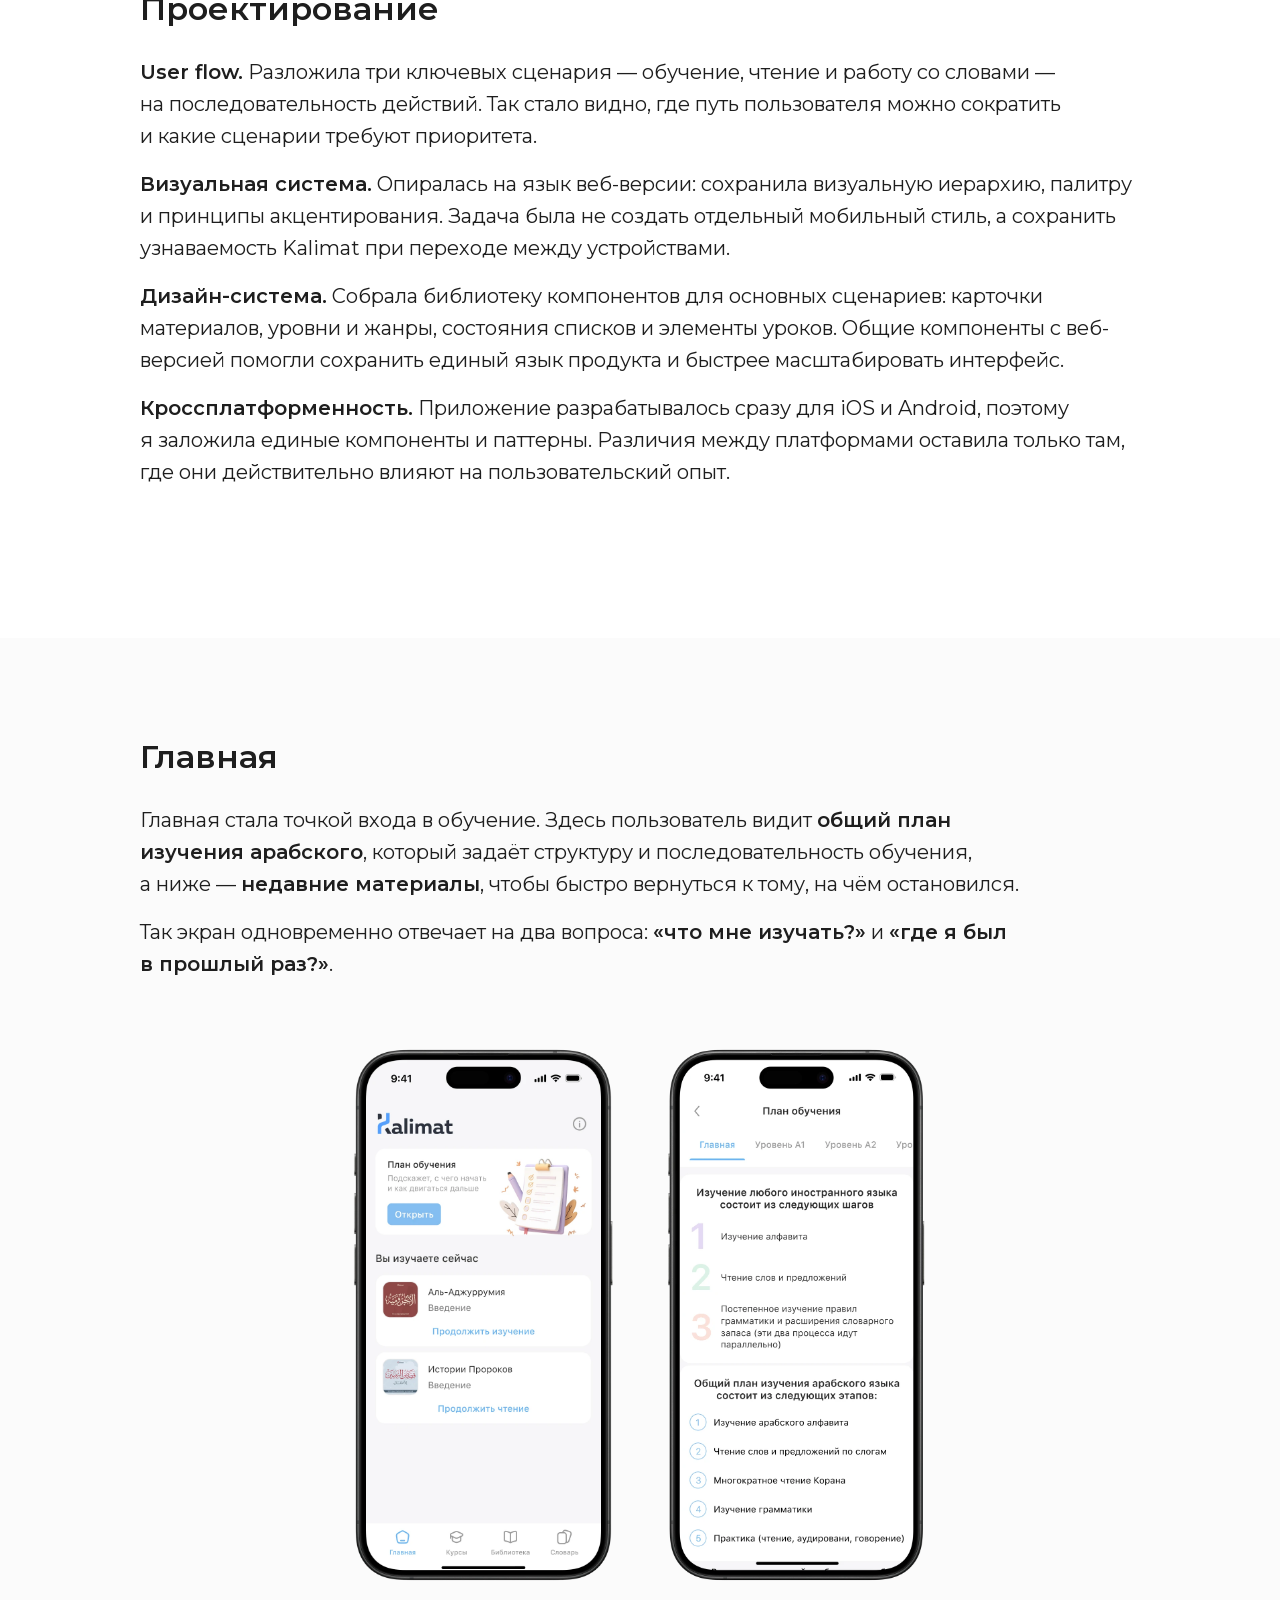
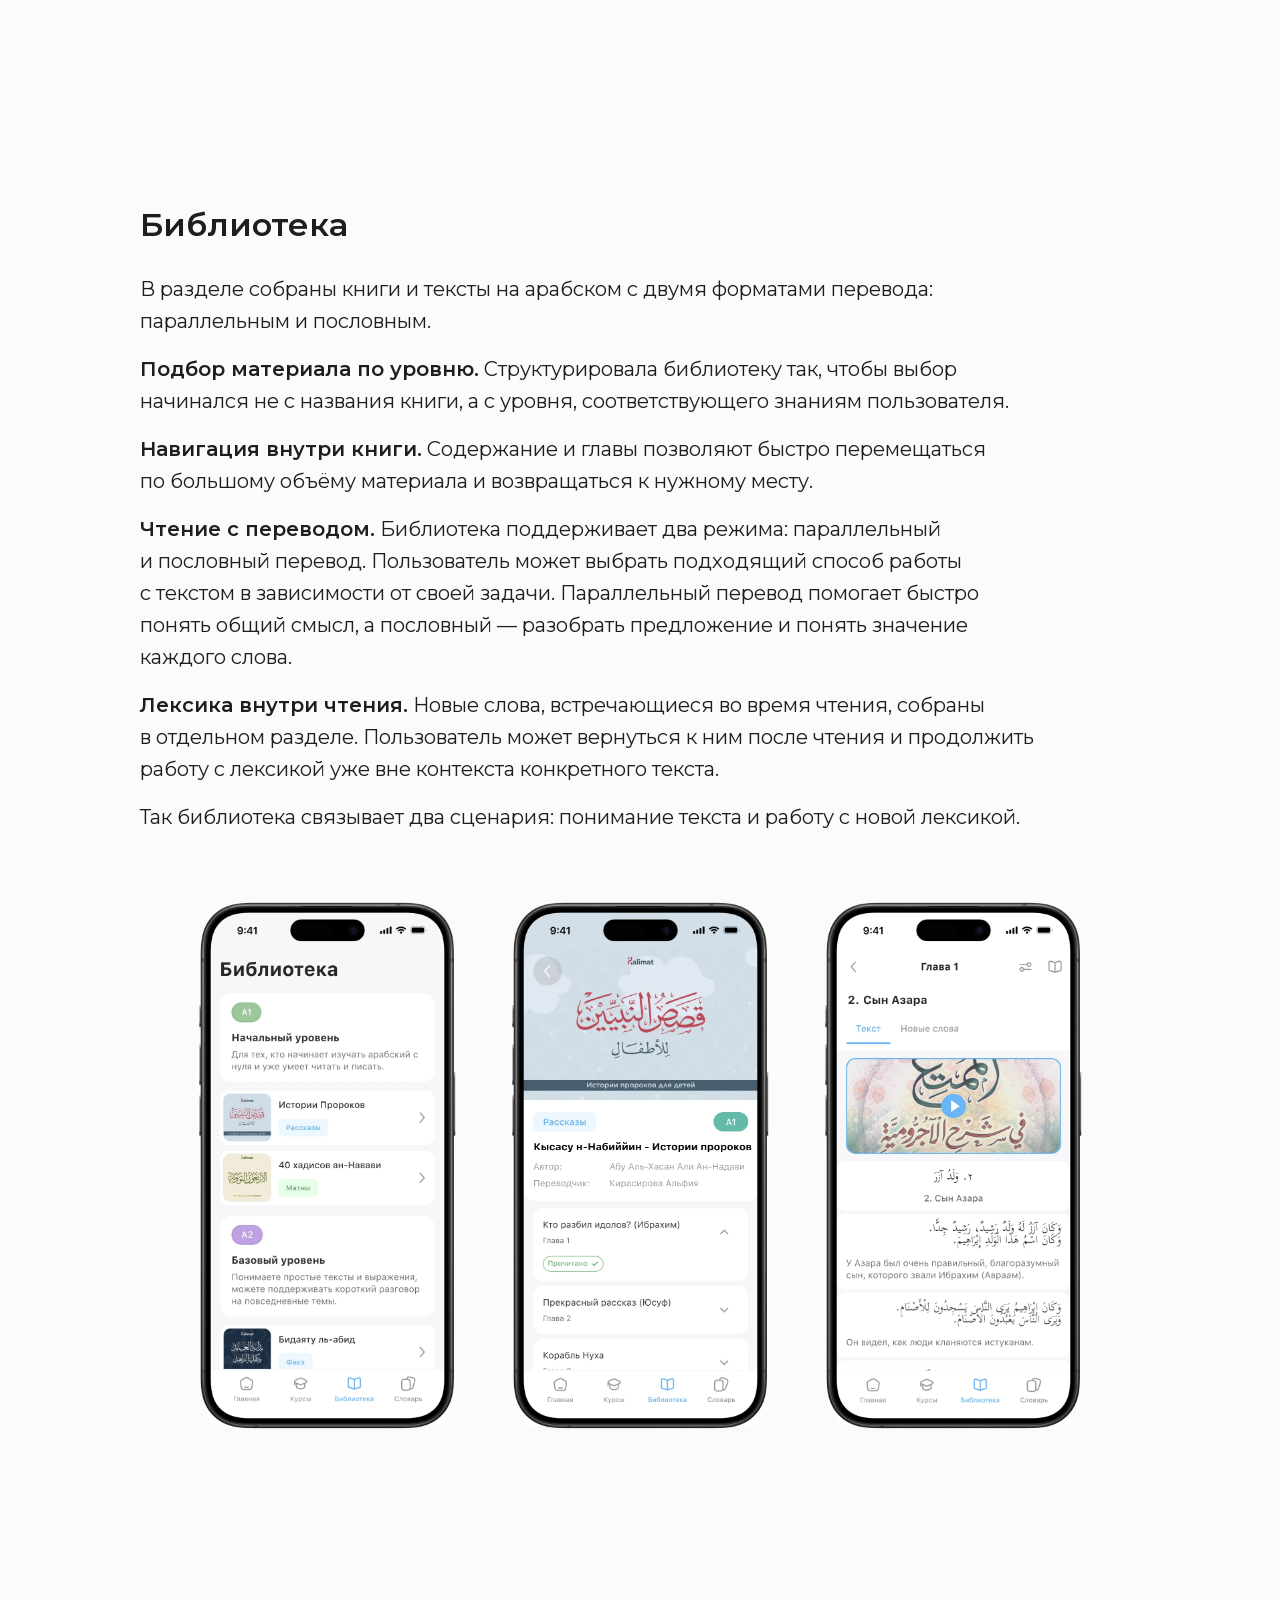
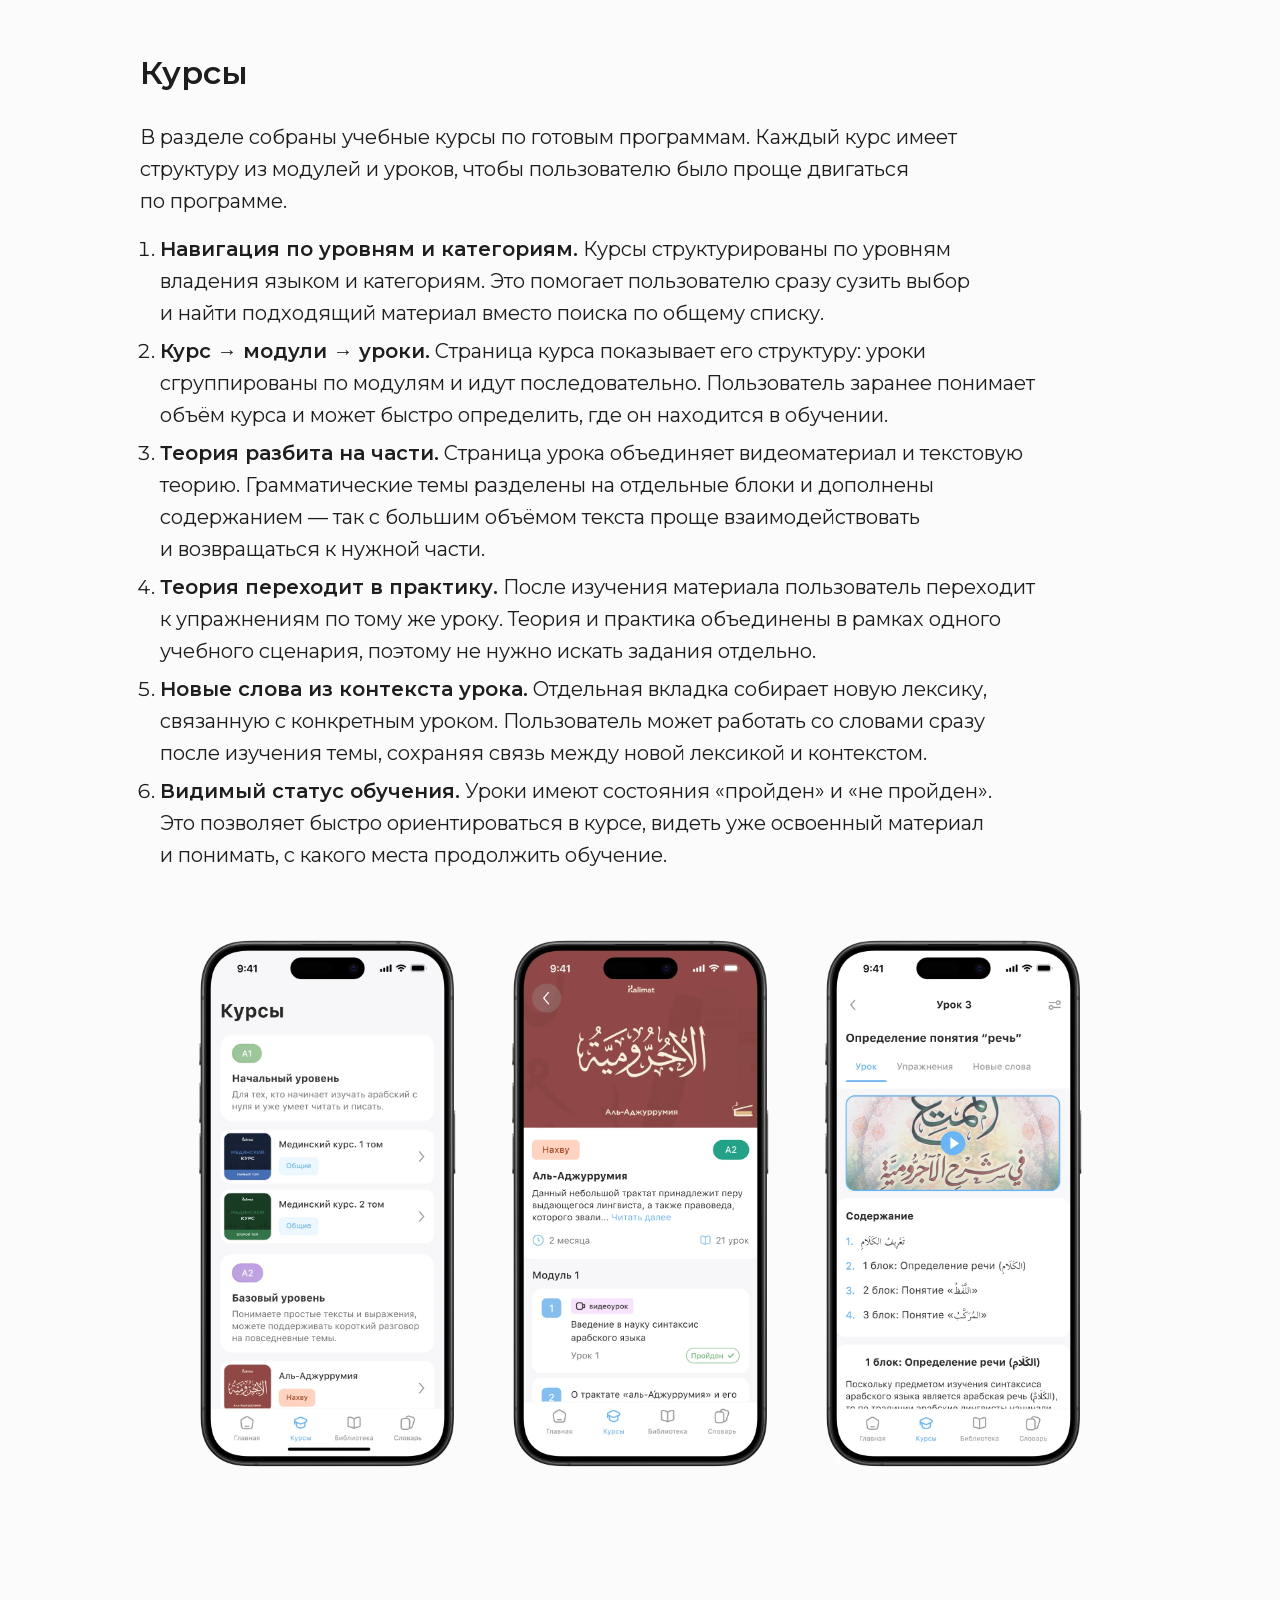
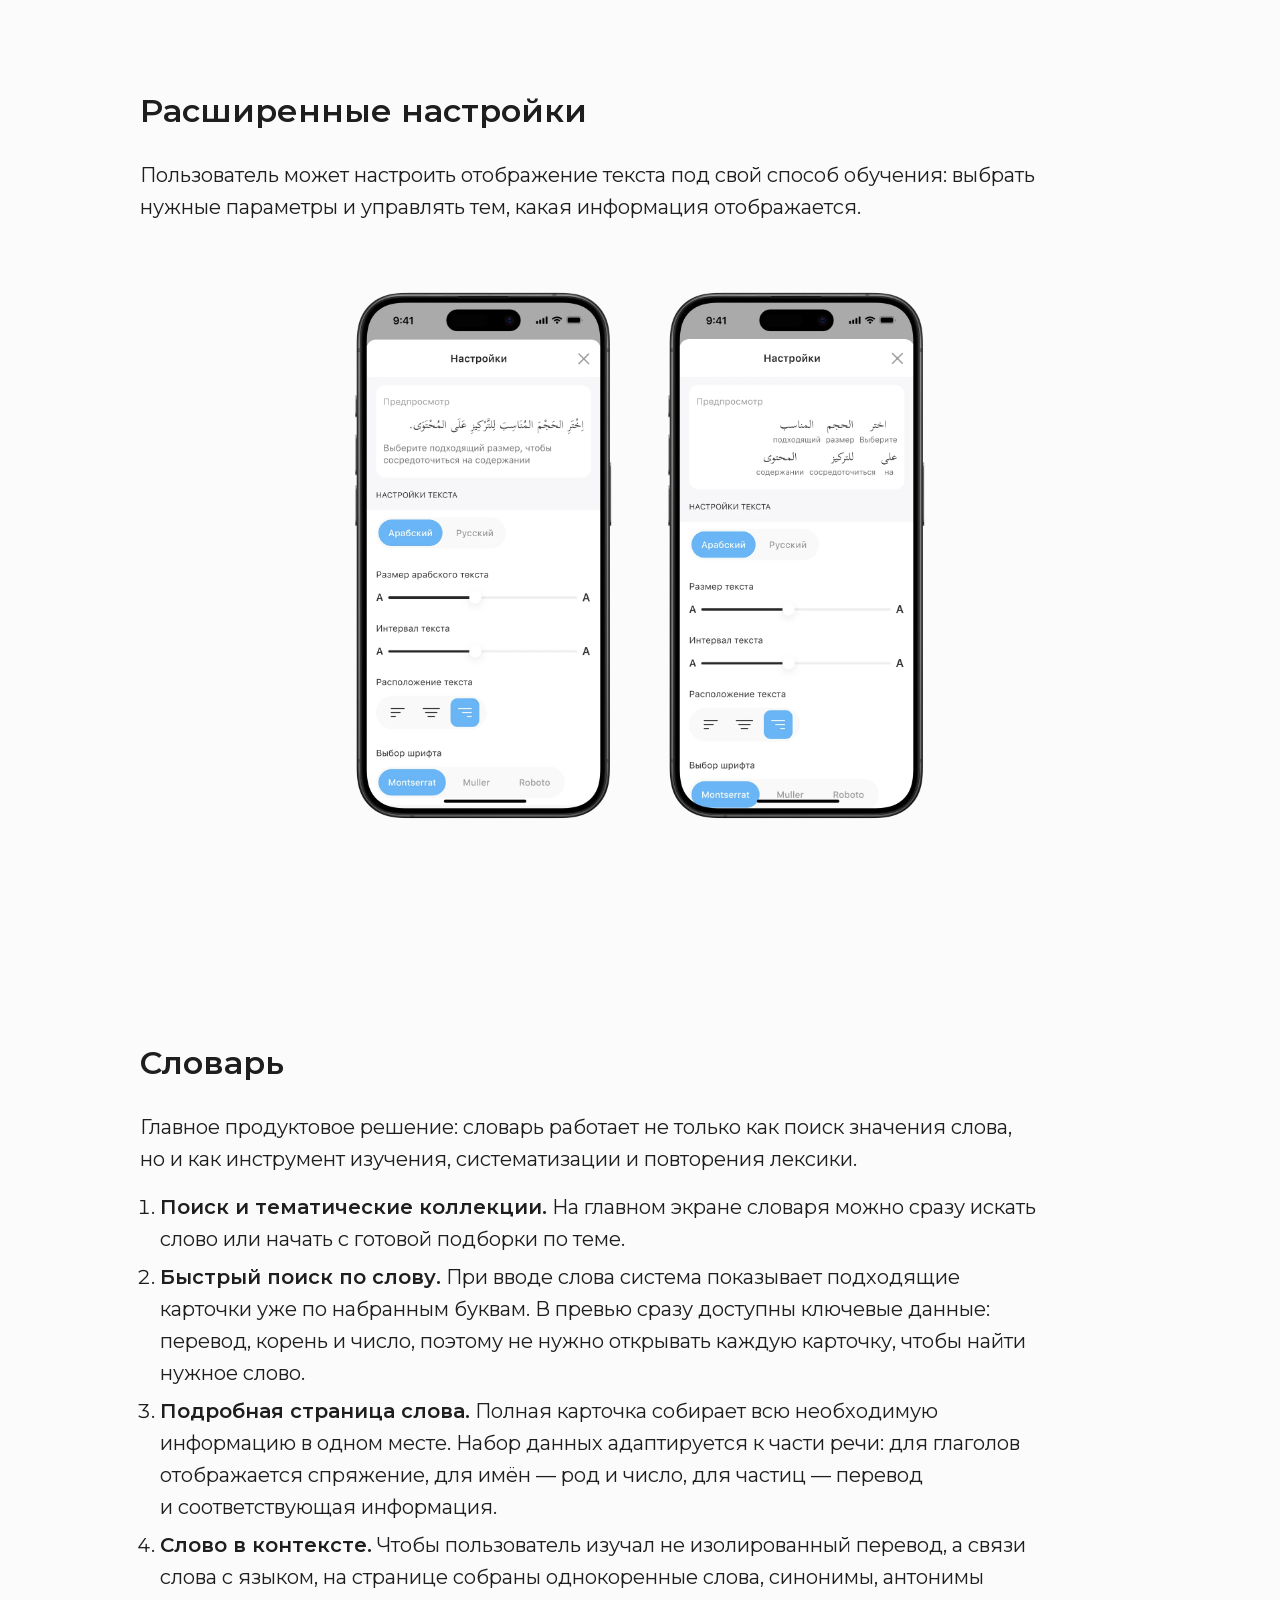
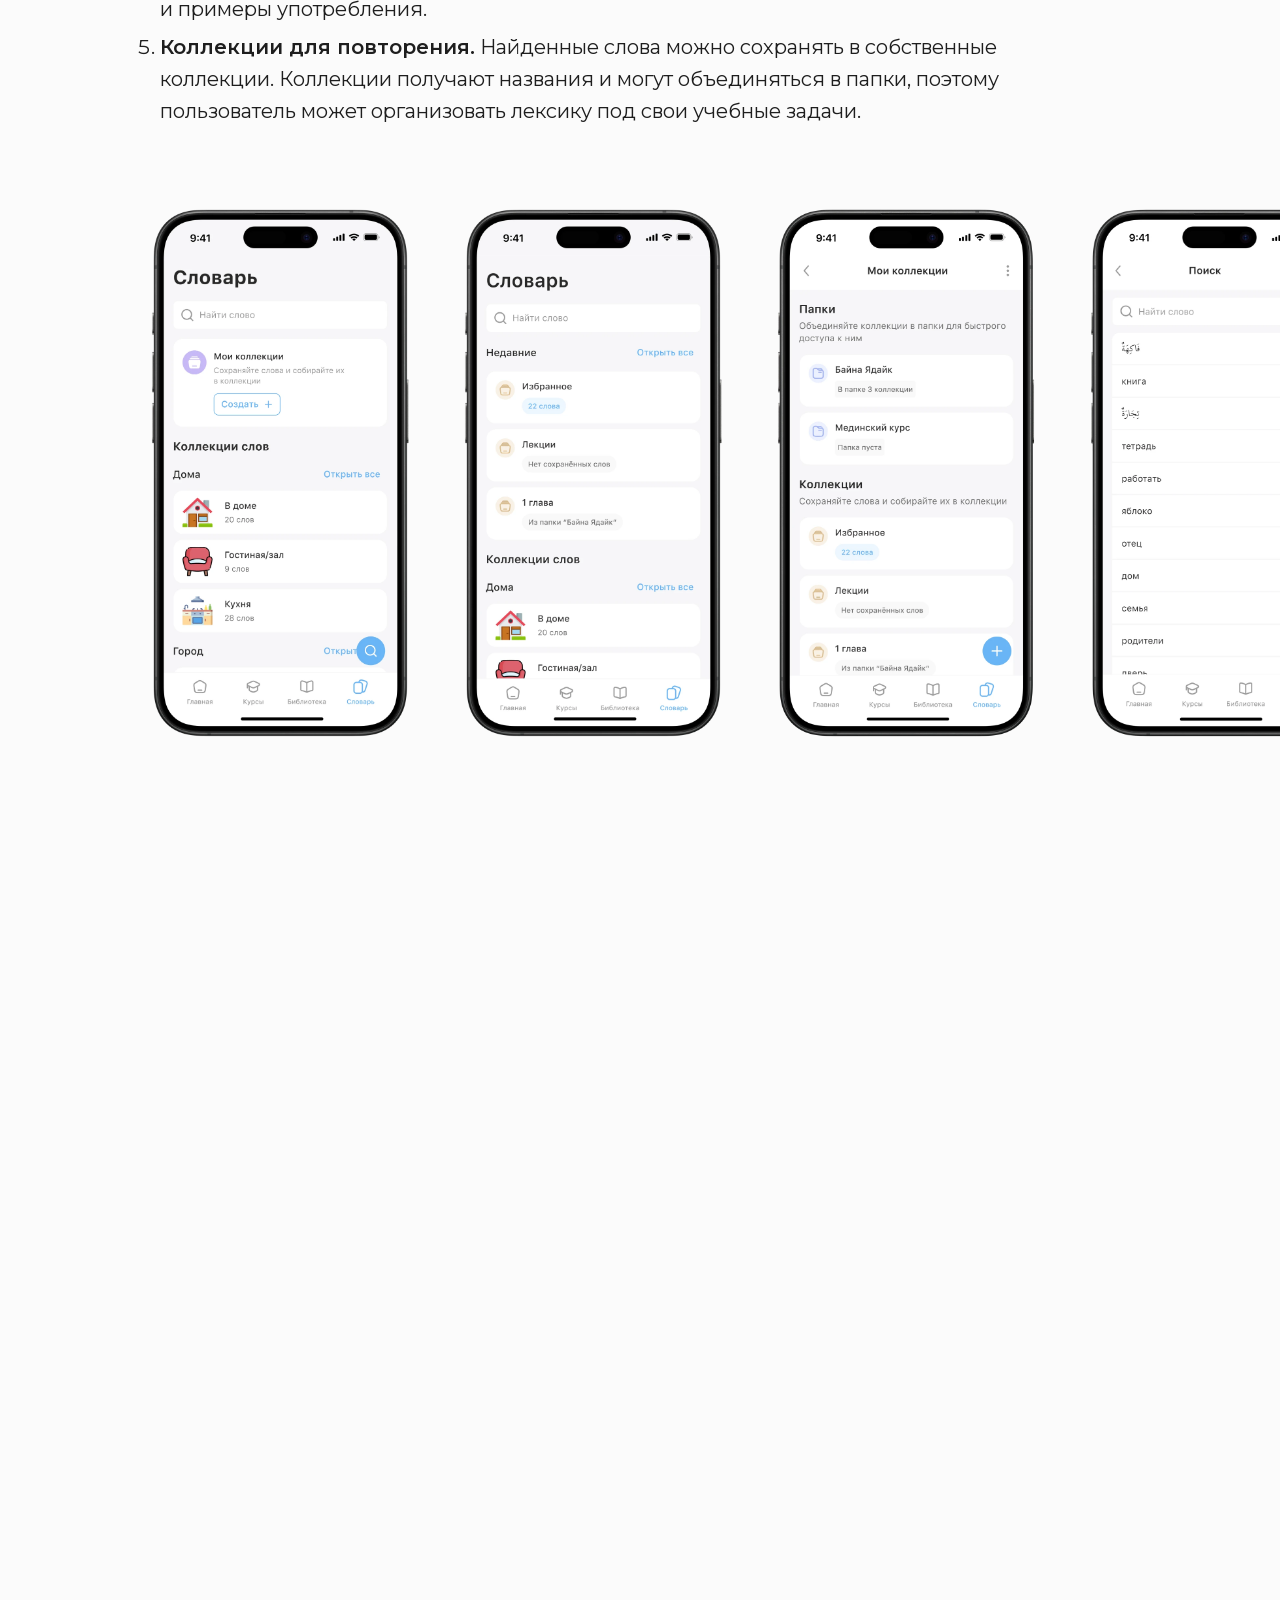
<file: kalimat-app.html>
<!DOCTYPE html>
<html lang="ru">
<head>
  <meta charset="UTF-8">
  <meta name="viewport" content="width=device-width, initial-scale=1.0">
  <title>Kalimat — мобильное приложение | Pati Designer</title>
  <meta name="description" content="Кейс продуктового дизайнера: кроссплатформенное приложение для изучения арабского с нуля. Архитектура, сценарии обучения, дизайн-система для iOS и Android.">

  <link rel="canonical" href="https://pati-designer.ru/kalimat-app.html">

  <!-- Превью при отправке ссылки: заголовок, описание и адрес, без картинки -->
  <meta property="og:type" content="article">
  <meta property="og:site_name" content="Pati Designer">
  <meta property="og:locale" content="ru_RU">
  <meta property="og:url" content="https://pati-designer.ru/kalimat-app.html">
  <meta property="og:title" content="Kalimat — мобильное приложение | Pati Designer">
  <meta property="og:description" content="Кейс продуктового дизайнера: кроссплатформенное приложение для изучения арабского с нуля. Архитектура, сценарии обучения, дизайн-система для iOS и Android.">
  <meta name="twitter:card" content="summary">
  <meta name="twitter:title" content="Kalimat — мобильное приложение | Pati Designer">
  <meta name="twitter:description" content="Кейс продуктового дизайнера: кроссплатформенное приложение для изучения арабского с нуля. Архитектура, сценарии обучения, дизайн-система для iOS и Android.">

  <!-- Иконка сайта -->
  <link rel="icon" href="favicon.svg" type="image/svg+xml">
  <link rel="icon" href="favicon-32.png" sizes="32x32" type="image/png">
  <link rel="icon" href="favicon.ico" sizes="16x16 32x32 48x48">
  <link rel="icon" href="favicon-120.png" sizes="120x120" type="image/png">
  <link rel="icon" href="favicon-192.png" sizes="192x192" type="image/png">
  <link rel="apple-touch-icon" href="apple-touch-icon.png">

  <!-- Шрифты -->
  <link rel="preload" href="fonts/montserrat/montserrat-cyrillic.woff2" as="font" type="font/woff2" crossorigin>
  <link rel="preload" href="fonts/montserrat/montserrat-latin.woff2" as="font" type="font/woff2" crossorigin>
  <link rel="stylesheet" href="css/fonts.css">

  <!-- Стили сайта -->
  <link rel="stylesheet" href="css/reset.css">
  <link rel="stylesheet" href="css/style.css">
  <link rel="stylesheet" href="css/components.css">
  <!-- Стили кейсов: общая система + раскладка этой страницы -->
  <link rel="stylesheet" href="css/case.css">
  <link rel="stylesheet" href="css/case-kalimat.css">
</head>
<body>

  <!-- Кастомный курсор-стрелка -->
  <div id="pd-cursor" aria-hidden="true">
    <svg xmlns="http://www.w3.org/2000/svg" width="28" height="32" viewBox="0 0 28 32" fill="none">
      <path d="M3 0 L0 24 L8 17.5 L11.5 16 L20 16 Z"
            fill="#B3A1D1" stroke="white" stroke-width="2"
            stroke-linejoin="round" stroke-linecap="round"/>
    </svg>
  </div>

  <!-- Боковая навигация по кейсу -->
  <nav class="case-side-nav" aria-label="Навигация по кейсу">
    <ul class="case-side-nav__list">
      <!-- Кейс приложения -->
      <li class="case-side-nav__item"><a href="#case-audience-app">аудитория</a></li>
      <li class="case-side-nav__item"><a href="#case-team-app">моя роль</a></li>
      <li class="case-side-nav__item"><a href="#case-problem-app">проблема</a></li>
      <li class="case-side-nav__item"><a href="#case-goal-app">задача</a></li>
      <li class="case-side-nav__item"><a href="#case-research-app">исследование</a></li>
      <li class="case-side-nav__item"><a href="#case-logic">логика</a></li>
      <li class="case-side-nav__item"><a href="#case-process">проектирование</a></li>
      <li class="case-side-nav__item"><a href="#case-home">решения</a></li>
      <li class="case-side-nav__item"><a href="#case-results-app">результат</a></li>
      <li class="case-side-nav__item"><a href="#case-next">что&nbsp;дальше</a></li>
    </ul>
  </nav>

  <!-- Шапка — как на главной, ссылки ведут обратно на портфолио -->
  <header class="pd-nav" id="header">
    <div class="pd-nav__inner">
      <a href="index.html" class="pd-nav__logo">Pati Designer</a>
      <nav>
        <ul class="pd-nav__menu">
          <li><a href="index.html#about"     class="pd-nav__link">Обо мне</a></li>
          <li><a href="index.html#portfolio" class="pd-nav__link">Портфолио</a></li>
          <li><a href="index.html#contacts"  class="pd-nav__link">Контакты</a></li>
        </ul>
      </nav>
      <a href="index.html#contacts" class="pd-nav__cta btn btn--dark">Написать мне</a>
      <button class="pd-nav__burger" id="pd-nav__burger"
              aria-label="Открыть меню" aria-expanded="false">
        <span></span>
        <span></span>
        <span></span>
      </button>
    </div>
  </header>

  <!-- Меню на телефоне -->
  <div class="pd-nav-drawer" id="pd-nav-drawer" aria-hidden="true">
    <nav class="pd-nav-drawer__nav">
      <ul class="pd-nav-drawer__menu">
        <li><a href="index.html#about"     class="pd-nav-drawer__link">Обо мне</a></li>
        <li><a href="index.html#portfolio" class="pd-nav-drawer__link">Портфолио</a></li>
        <li><a href="index.html#contacts"  class="pd-nav-drawer__link">Контакты</a></li>
      </ul>
      <a href="https://t.me/pati_iman" target="_blank" rel="noopener" class="pd-nav-drawer__cta btn btn--dark">Написать мне</a>
    </nav>
  </div>

  <main class="case">

    <!-- ===== Первый экран ===== -->
    <section class="case-hero" id="case-hero" data-nav-hide>
      <div class="case-hero__inner">
        <div class="case-hero__head">
          <div class="case-switch" role="group" aria-label="Платформа"
               data-reveal="up" data-reveal-dur="0.2" data-reveal-delay="1.2">
            <a class="case-switch__link" href="kalimat.html">Веб-сайт</a>
            <a class="case-switch__link is-active" href="kalimat-app.html" aria-current="page">Приложение</a>
          </div>

          <div class="case-hero__intro" data-reveal="up" data-reveal-dur="2">
            <h1 class="case-hero__title">Kalimat</h1>
            <div class="case-hero__lead">

              <p>Разработка дизайна мобильного приложения <br>для&nbsp;изучения арабского языка</p>
            </div>
          </div>
        </div>
        <div class="case-hero__gallery">

          <div class="case-hero__gallery-row case-hero__gallery-row--mobile">
            <div class="case-hero__screen case-hero__screen--side case-hero__screen--left"
                 data-reveal="fan-left" data-reveal-dur="0.75" data-reveal-delay="0.4">
              <img src="images/case-kalimat/mobile-library.webp" width="840" height="1655" alt="Библиотека в приложении">
            </div>
            <div class="case-hero__screen case-hero__screen--main"
                 data-reveal="up" data-reveal-dur="0.75">
              <img src="images/case-kalimat/mobile-main.webp" width="836" height="1660" alt="Главный экран приложения">
            </div>
            <div class="case-hero__screen case-hero__screen--side case-hero__screen--right"
                 data-reveal="fan-right" data-reveal-dur="0.75" data-reveal-delay="0.4">
              <img src="images/case-kalimat/mobile-course.webp" width="840" height="1655" alt="Страница курса в приложении">
            </div>
          </div>
        </div>
      </div>
    </section>

    <!-- ===== О проекте — приложение ===== -->
    <section class="case-section case-section--center" id="case-intro-app">
      <div class="case-section__inner">
        <p class="case-text">
          Kalimat&nbsp;— образовательная платформа для&nbsp;изучения арабского языка.<br>
          В&nbsp;продукте есть три ключевых раздела: курсы, библиотека и&nbsp;словарь.
        </p>
      </div>
    </section>

    <!-- ===== Аудитория — приложение ===== -->
    <section class="case-section" id="case-audience-app">
      <div class="case-section__inner">
        <h2 class="case-h2 case-section__title">Аудитория</h2>
        <p class="case-text">Аудитория продукта&nbsp;— русскоязычные пользователи, изучающие арабский язык: начинающие студенты, продолжающие ученики, а&nbsp;также те, кто хочет читать и&nbsp;понимать религиозные тексты глубже.</p>
      </div>
    </section>

    <!-- ===== Моя роль — приложение ===== -->
    <section class="case-section" id="case-team-app">
      <div class="case-section__inner">
        <h2 class="case-h2 case-section__title">Моя роль</h2>
        <p class="case-text">В&nbsp;команде были основатель проекта, преподаватели, разработчики и&nbsp;я&nbsp;как&nbsp;дизайнер.</p>
        <p class="case-text">Я&nbsp;работала над&nbsp;продуктом end-to-end: от&nbsp;UX-архитектуры и&nbsp;пользовательских сценариев до&nbsp;визуального языка, дизайн-системы и&nbsp;промо-материалов. Также участвовала в&nbsp;формировании продуктовой логики: как&nbsp;связать курсы, библиотеку, словарь и&nbsp;профиль так, чтобы они работали не&nbsp;как&nbsp;отдельные разделы, а&nbsp;как&nbsp;единый учебный путь.</p>
      </div>
    </section>

    <!-- ===== Проблема — приложение ===== -->
    <section class="case-section" id="case-problem-app">
      <div class="case-section__inner">
        <h2 class="case-h2 case-section__title">Проблема</h2>
        <p class="case-text">До&nbsp;этого проекта у&nbsp;продукта была только веб-версия.</p>
        <p class="case-text">Приложение понадобилось по&nbsp;простой причине: значительная часть людей занимается с&nbsp;телефона. Не&nbsp;потому что&nbsp;с&nbsp;текстом на&nbsp;нём удобнее работать, а&nbsp;потому что&nbsp;телефон всегда под&nbsp;рукой, а&nbsp;язык учат регулярностью, не&nbsp;длительностью.</p>
        <p class="case-text">Браузер этому мешает. Разблокировать телефон, открыть браузер, найти вкладку, дождаться загрузки, авторизоваться&nbsp;— пять шагов до&nbsp;начала занятия. Приложение сводит их&nbsp;к&nbsp;одному касанию.</p>
        <p class="case-text">В&nbsp;обучении это&nbsp;решает больше, чем кажется. Мотивация здесь хрупкая: чем больше препятствий между «хочу позаниматься» и&nbsp;первой строчкой урока, тем выше шанс, что&nbsp;человек передумает. Дальше это&nbsp;требование&nbsp;— убирать шаги&nbsp;— определяло почти каждое решение.</p>
      </div>
    </section>

    <!-- ===== Задача — приложение ===== -->
    <section class="case-section" id="case-goal-app">
      <div class="case-section__inner">
        <h2 class="case-h2 case-section__title">Задача</h2>
        <p class="case-text">Сделать приложение с&nbsp;нуля, которое закрывает базовые потребности&nbsp;— учиться по&nbsp;курсам и&nbsp;читать тексты&nbsp;— и&nbsp;выходит сразу на&nbsp;iOS и&nbsp;Android.</p>
        <p class="case-text">Плюс ограничение, влиявшее на&nbsp;всё: небольшая команда и&nbsp;один дизайнер. Значит, решения должны масштабироваться. Новый тип материала обязан встраиваться в&nbsp;существующие паттерны, а&nbsp;не&nbsp;требовать отдельного проектирования.</p>
      </div>
    </section>

    <!-- ===== Исследование — приложение ===== -->
    <section class="case-section" id="case-research-app">
      <div class="case-section__inner">
        <h2 class="case-h2 case-section__title">Исследование</h2>
        <p class="case-text">До&nbsp;начала проектирования я&nbsp;посмотрела, как&nbsp;пользователи взаимодействуют с&nbsp;Kalimat на&nbsp;мобильных устройствах, и&nbsp;сопоставила это&nbsp;с&nbsp;существующей веб-версией.</p>
        <p class="case-text">В&nbsp;веб-версии уже были курсы, библиотека и&nbsp;словарь. Проблема была в&nbsp;самом сценарии доступа: чтобы начать заниматься с&nbsp;телефона, пользователю приходилось каждый раз проходить несколько шагов через браузер.</p>
        <p class="case-text">При&nbsp;этом изучение языка строится на&nbsp;регулярности. Пользователь не&nbsp;обязательно выделяет на&nbsp;занятие час&nbsp;— часто это&nbsp;короткие свободные промежутки в&nbsp;течение дня.</p>
        <div class="case-text">Из&nbsp;этого сформировались основные требования к&nbsp;приложению:
          <ul class="case-list">
            <li>быстро переходить к&nbsp;обучению;</li>
            <li>продолжать начатый материал без&nbsp;лишних действий;</li>
            <li>удобно работать с&nbsp;контентом на&nbsp;небольшом экране;</li>
            <li>сохранять доступ к&nbsp;материалам без&nbsp;интернета;</li>
            <li>не&nbsp;перегружать пользователя большим количеством вариантов.</li>
          </ul>
        </div>
        <div class="case-callout">
          <p class="case-callout__label">Главный вывод</p>
          <p>Мобильное приложение должно не&nbsp;просто повторять веб-версию, а&nbsp;сокращать путь до&nbsp;обучения и&nbsp;поддерживать короткие регулярные сессии.</p>
        </div>
      </div>
    </section>

    <!-- ===== Продуктовая логика — приложение ===== -->
    <section class="case-section" id="case-logic">
      <div class="case-section__inner">
        <h2 class="case-h2 case-section__title">Продуктовая логика</h2>
        <p class="case-text">На&nbsp;основе исследования я&nbsp;определила несколько принципов, вокруг которых строилось приложение.</p>

        <h3 class="case-h3">1. Сначала действие</h3>
        <p class="case-text">Первый экран должен помогать начать обучение, а&nbsp;не&nbsp;знакомить пользователя со&nbsp;всеми возможностями продукта. Поэтому в&nbsp;приоритете&nbsp;— текущий материал и&nbsp;быстрый переход к&nbsp;нему.</p>

        <h3 class="case-h3">2. Один продукт&nbsp;— несколько сценариев</h3>
        <p class="case-text">Курсы, библиотека и&nbsp;словарь решают разные задачи, но&nbsp;должны ощущаться частью одного продукта. Поэтому я&nbsp;построила единую навигацию и&nbsp;общие паттерны для&nbsp;разных типов контента.</p>

        <h3 class="case-h3">3. Короткая сессия&nbsp;— полноценное занятие</h3>
        <p class="case-text">Мобильное обучение не&nbsp;должно требовать много свободного времени. Материал разбит на&nbsp;небольшие части, чтобы пользователь мог пройти урок или&nbsp;главу за&nbsp;короткую сессию и&nbsp;вернуться позже.</p>

        <h3 class="case-h3">4. Контент должен работать без&nbsp;связи</h3>
        <p class="case-text">Если обучение зависит от&nbsp;качества интернета, регулярность легко нарушается. Поэтому материалы доступны офлайн: пользователю достаточно иметь время для&nbsp;занятия, а&nbsp;не&nbsp;время и&nbsp;стабильное соединение.</p>

        <h3 class="case-h3">5. Не&nbsp;добавлять удержание раньше времени</h3>
        <p class="case-text">Мы&nbsp;сознательно не&nbsp;стали перегружать первую версию механиками вроде рейтингов, ачивок и&nbsp;рекомендаций. Сначала нужно было сделать базовый сценарий обучения удобным и&nbsp;сформировать данные для&nbsp;будущих механик.</p>

        <div class="case-callout">
          <p>Мы&nbsp;не&nbsp;искали новые образовательные функции. Мы&nbsp;исследовали, какие барьеры возникают именно при&nbsp;обучении с&nbsp;телефона.</p>
        </div>
      </div>
    </section>

    <!-- ===== Проектирование — приложение ===== -->
    <section class="case-section" id="case-process">
      <div class="case-section__inner">
        <h2 class="case-h2 case-section__title">Проектирование</h2>
        <p class="case-text"><strong>User flow.</strong> Разложила три ключевых сценария&nbsp;— обучение, чтение и&nbsp;работу со&nbsp;словами&nbsp;— на&nbsp;последовательность действий. Так стало видно, где путь пользователя можно сократить и&nbsp;какие сценарии требуют приоритета.</p>
        <p class="case-text"><strong>Визуальная система.</strong> Опиралась на&nbsp;язык веб-версии: сохранила визуальную иерархию, палитру и&nbsp;принципы акцентирования. Задача была не&nbsp;создать отдельный мобильный стиль, а&nbsp;сохранить узнаваемость Kalimat при&nbsp;переходе между устройствами.</p>
        <p class="case-text"><strong>Дизайн-система.</strong> Собрала библиотеку компонентов для&nbsp;основных сценариев: карточки материалов, уровни и&nbsp;жанры, состояния списков и&nbsp;элементы уроков. Общие компоненты с&nbsp;веб-версией помогли сохранить единый язык продукта и&nbsp;быстрее масштабировать интерфейс.</p>
        <p class="case-text"><strong>Кроссплатформенность.</strong> Приложение разрабатывалось сразу для&nbsp;iOS и&nbsp;Android, поэтому я&nbsp;заложила единые компоненты и&nbsp;паттерны. Различия между платформами оставила только там, где они действительно влияют на&nbsp;пользовательский опыт.</p>
      </div>
    </section>

    <!-- ===== Решение. Главная — приложение ===== -->
    <section class="case-solution" id="case-home">
      <div class="case-solution__inner">
        <div class="case-solution__text" data-reveal="from-left">
          <h2 class="case-h2">Главная</h2>
          <div class="case-solution__body">
            <p class="case-text">Главная стала точкой входа в&nbsp;обучение. Здесь пользователь видит <strong>общий план изучения арабского</strong>, который задаёт структуру и&nbsp;последовательность обучения, а&nbsp;ниже&nbsp;— <strong>недавние материалы</strong>, чтобы быстро вернуться к&nbsp;тому, на&nbsp;чём остановился.</p>
            <p class="case-text">Так экран одновременно отвечает на&nbsp;два вопроса: <strong>«что&nbsp;мне изучать?»</strong> и <strong>«где я&nbsp;был в&nbsp;прошлый раз?»</strong>.</p>
          </div>
        </div>
        <div class="case-solution__shots" data-reveal="zoom">
          <img src="images/case-kalimat/mobile-main.webp" width="836" height="1660" loading="lazy"
               alt="Главный экран: план обучения и недавние материалы">
          <img src="images/case-kalimat/study-plan.webp" width="840" height="1655" loading="lazy"
               alt="Экран плана обучения">
        </div>
      </div>
    </section>

    <!-- ===== Решение. Библиотека — приложение ===== -->
    <section class="case-solution" id="case-library">
      <div class="case-solution__inner">
        <div class="case-solution__text" data-reveal="from-left">
          <h2 class="case-h2">Библиотека</h2>
          <div class="case-solution__body">
            <p class="case-text">В&nbsp;разделе собраны книги и&nbsp;тексты на&nbsp;арабском с&nbsp;двумя форматами перевода: параллельным и&nbsp;пословным.</p>
            <p class="case-text"><strong>Подбор материала по&nbsp;уровню.</strong> Структурировала библиотеку так, чтобы выбор начинался не&nbsp;с&nbsp;названия книги, а&nbsp;с&nbsp;уровня, соответствующего знаниям пользователя.</p>
            <p class="case-text"><strong>Навигация внутри книги.</strong> Содержание и&nbsp;главы позволяют быстро перемещаться по&nbsp;большому объёму материала и&nbsp;возвращаться к&nbsp;нужному месту.</p>
            <p class="case-text"><strong>Чтение с&nbsp;переводом.</strong> Библиотека поддерживает два режима: параллельный и&nbsp;пословный перевод. Пользователь может выбрать подходящий способ работы с&nbsp;текстом в&nbsp;зависимости от&nbsp;своей задачи. Параллельный перевод помогает быстро понять общий смысл, а&nbsp;пословный&nbsp;— разобрать предложение и&nbsp;понять значение каждого слова.</p>
            <p class="case-text"><strong>Лексика внутри чтения.</strong> Новые слова, встречающиеся во&nbsp;время чтения, собраны в&nbsp;отдельном разделе. Пользователь может вернуться к&nbsp;ним после чтения и&nbsp;продолжить работу с&nbsp;лексикой уже вне контекста конкретного текста.</p>
            <p class="case-text">Так библиотека связывает два сценария: понимание текста и&nbsp;работу с&nbsp;новой лексикой.</p>
          </div>
        </div>
        <div class="case-solution__shots" data-reveal="zoom">
          <img src="images/case-kalimat/mobile-library.webp" width="840" height="1655" loading="lazy"
               alt="Библиотека: материалы по уровням и категориям">
          <img src="images/case-kalimat/book-page.webp" width="840" height="1655" loading="lazy"
               alt="Страница книги с содержанием и главами">
          <img src="images/case-kalimat/reading-page.webp" width="840" height="1655" loading="lazy"
               alt="Режим чтения: арабский текст с переводом">
        </div>
      </div>
    </section>

    <!-- ===== Решение. Курсы — приложение ===== -->
    <section class="case-solution" id="case-courses">
      <div class="case-solution__inner">
        <div class="case-solution__text" data-reveal="from-left">
          <h2 class="case-h2">Курсы</h2>
          <div class="case-solution__body">
            <p class="case-text">В&nbsp;разделе собраны учебные курсы по&nbsp;готовым программам. Каждый курс имеет структуру из&nbsp;модулей и&nbsp;уроков, чтобы пользователю было проще двигаться по&nbsp;программе.</p>
            <div class="case-text">
              <ol class="case-list case-list--ordered case-list--flush">
                <li><strong>Навигация по&nbsp;уровням и&nbsp;категориям.</strong> Курсы структурированы по&nbsp;уровням владения языком и&nbsp;категориям. Это&nbsp;помогает пользователю сразу сузить выбор и&nbsp;найти подходящий материал вместо поиска по&nbsp;общему списку.</li>
                <li><strong>Курс → модули → уроки.</strong> Страница курса показывает его структуру: уроки сгруппированы по&nbsp;модулям и&nbsp;идут последовательно. Пользователь заранее понимает объём курса и&nbsp;может быстро определить, где он&nbsp;находится в&nbsp;обучении.</li>
                <li><strong>Теория разбита на&nbsp;части.</strong> Страница урока объединяет видеоматериал и&nbsp;текстовую теорию. Грамматические темы разделены на&nbsp;отдельные блоки и&nbsp;дополнены содержанием&nbsp;— так с&nbsp;большим объёмом текста проще взаимодействовать и&nbsp;возвращаться к&nbsp;нужной части.</li>
                <li><strong>Теория переходит в&nbsp;практику.</strong> После изучения материала пользователь переходит к&nbsp;упражнениям по&nbsp;тому же&nbsp;уроку. Теория и&nbsp;практика объединены в&nbsp;рамках одного учебного сценария, поэтому не&nbsp;нужно искать задания отдельно.</li>
                <li><strong>Новые слова из&nbsp;контекста урока.</strong> Отдельная вкладка собирает новую лексику, связанную с&nbsp;конкретным уроком. Пользователь может работать со&nbsp;словами сразу после изучения темы, сохраняя связь между новой лексикой и&nbsp;контекстом.</li>
                <li><strong>Видимый статус обучения.</strong> Уроки имеют состояния «пройден» и&nbsp;«не&nbsp;пройден». Это&nbsp;позволяет быстро ориентироваться в&nbsp;курсе, видеть уже освоенный материал и&nbsp;понимать, с&nbsp;какого места продолжить обучение.</li>
              </ol>
            </div>
          </div>
        </div>
        <div class="case-solution__shots" data-reveal="zoom">
          <img src="images/case-kalimat/course-list.webp" width="840" height="1655" loading="lazy"
               alt="Курсы по уровням и категориям">
          <img src="images/case-kalimat/mobile-course.webp" width="840" height="1655" loading="lazy"
               alt="Страница курса: модули и уроки">
          <img src="images/case-kalimat/lesson-page.webp" width="840" height="1655" loading="lazy"
               alt="Страница урока: теория, упражнения и новые слова">
        </div>
      </div>
    </section>

    <!-- ===== Решение. Расширенные настройки — приложение ===== -->
    <section class="case-solution" id="case-dict-settings">
      <div class="case-solution__inner">
        <div class="case-solution__text" data-reveal="from-left">
          <h2 class="case-h2">Расширенные настройки</h2>
          <div class="case-solution__body">
            <p class="case-text">Пользователь может настроить отображение текста под&nbsp;свой способ обучения: выбрать нужные параметры и&nbsp;управлять тем, какая информация отображается.</p>
          </div>
        </div>
        <div class="case-solution__shots" data-reveal="zoom">
          <img src="images/case-kalimat/settings-parallel.webp" width="840" height="1655" loading="lazy"
               alt="Параллельный перевод">
          <img src="images/case-kalimat/settings-word.webp" width="840" height="1655" loading="lazy"
               alt="Пословный перевод">
        </div>
      </div>
    </section>

    <!-- ===== Решение. Словарь — приложение ===== -->
    <section class="case-solution" id="case-dictionary">
      <div class="case-solution__inner">
        <div class="case-solution__text" data-reveal="from-left">
          <h2 class="case-h2">Словарь</h2>
          <div class="case-solution__body">
            <p class="case-text">Главное продуктовое решение: словарь работает не&nbsp;только как&nbsp;поиск значения слова, но&nbsp;и&nbsp;как&nbsp;инструмент изучения, систематизации и&nbsp;повторения лексики.</p>
            <div class="case-text">
              <ol class="case-list case-list--ordered case-list--flush">
                <li><strong>Поиск и&nbsp;тематические коллекции.</strong> На&nbsp;главном экране словаря можно сразу искать слово или&nbsp;начать с&nbsp;готовой подборки по&nbsp;теме.</li>
                <li><strong>Быстрый поиск по&nbsp;слову.</strong> При&nbsp;вводе слова система показывает подходящие карточки уже по&nbsp;набранным буквам. В&nbsp;превью сразу доступны ключевые данные: перевод, корень и&nbsp;число, поэтому не&nbsp;нужно открывать каждую карточку, чтобы найти нужное слово.</li>
                <li><strong>Подробная страница слова.</strong> Полная карточка собирает всю необходимую информацию в&nbsp;одном месте. Набор данных адаптируется к&nbsp;части речи: для&nbsp;глаголов отображается спряжение, для&nbsp;имён&nbsp;— род и&nbsp;число, для&nbsp;частиц&nbsp;— перевод и&nbsp;соответствующая информация.</li>
                <li><strong>Слово в&nbsp;контексте.</strong> Чтобы пользователь изучал не&nbsp;изолированный перевод, а&nbsp;связи слова с&nbsp;языком, на&nbsp;странице собраны однокоренные слова, синонимы, антонимы и&nbsp;примеры употребления.</li>
                <li><strong>Коллекции для&nbsp;повторения.</strong> Найденные слова можно сохранять в&nbsp;собственные коллекции. Коллекции получают названия и&nbsp;могут объединяться в&nbsp;папки, поэтому пользователь может организовать лексику под&nbsp;свои учебные задачи.</li>
              </ol>
            </div>
          </div>
        </div>
        <!-- Лента как дашборд в OnBook: страница едет вниз, экраны — влево -->
        <div class="case-track__scroller" data-travel="auto">
          <div class="case-track__stage">
            <div class="case-track__track">
              <img loading="lazy" src="images/case-kalimat/dict-main.webp" width="860" height="1695"
                   alt="Словарь: поиск и тематические коллекции">
              <img loading="lazy" src="images/case-kalimat/dict-recent.webp" width="860" height="1695"
                   alt="Словарь: недавние слова">
              <img loading="lazy" src="images/case-kalimat/dict-folders.webp" width="868" height="1709"
                   alt="Мои коллекции">
              <img loading="lazy" src="images/case-kalimat/dict-search.webp" width="840" height="1655"
                   alt="Страница поиска">
              <img loading="lazy" src="images/case-kalimat/dict-results.webp" width="840" height="1655"
                   alt="Результаты поиска">
              <img loading="lazy" src="images/case-kalimat/dict-word-1.webp" width="840" height="1655"
                   alt="Страница слова: перевод и грамматика">
              <img loading="lazy" src="images/case-kalimat/collections-more.webp" width="840" height="1655"
                   alt="Мои коллекции: дополнительные действия">
              <img loading="lazy" src="images/case-kalimat/collections-delete.webp" width="840" height="1655"
                   alt="Мои коллекции: удаление">
              <img loading="lazy" src="images/case-kalimat/collections-select.webp" width="840" height="1655"
                   alt="Мои коллекции: выбор элементов">
              <img loading="lazy" src="images/case-kalimat/collections-settings.webp" width="840" height="1655"
                   alt="Мои коллекции: настройки">
              <img loading="lazy" src="images/case-kalimat/collections-move.webp" width="840" height="1655"
                   alt="Мои коллекции: перемещение коллекции">
              <img loading="lazy" src="images/case-kalimat/collections-snackbar.webp" width="840" height="1655"
                   alt="Мои коллекции: подтверждение действия">
            </div>
          </div>
        </div>
      </div>
    </section>

    <!-- ===== Результат — приложение ===== -->
    <section class="case-section" id="case-results-app">
      <div class="case-section__inner">
        <h2 class="case-h2 case-section__title">Результат</h2>
        <p class="case-text"><strong>Что&nbsp;создано.</strong> Кроссплатформенное приложение для&nbsp;iOS и&nbsp;Android, спроектированное с&nbsp;нуля: информационная архитектура, ключевые сценарии, интерфейс и&nbsp;дизайн-система.</p>
        <p class="case-text"><strong>Что&nbsp;работает сейчас.</strong> Приложение закрывает два основных сценария: продолжить начатое обучение и&nbsp;выбрать материал, подходящий по&nbsp;уровню. Пользователь может изучать курсы и&nbsp;читать материалы библиотеки с&nbsp;телефона, в&nbsp;том числе без&nbsp;подключения к&nbsp;интернету.</p>
        <p class="case-text"><strong>Что&nbsp;подготовлено к&nbsp;развитию.</strong> Спроектирован сценарий работы со&nbsp;словарём&nbsp;— следующий шаг после запуска приложения. Он&nbsp;связывает лексику с&nbsp;курсами и&nbsp;материалами библиотеки и&nbsp;позволяет встроить работу со&nbsp;словами непосредственно в&nbsp;обучение.</p>
        <div class="case-text"><strong>Что&nbsp;заложено в&nbsp;основу системы:</strong>
          <ul class="case-list">
            <li>единая навигация&nbsp;— новые разделы можно добавлять без&nbsp;перестройки основной структуры;</li>
            <li>единая система уровней и&nbsp;категорий&nbsp;— новый контент подключается по&nbsp;существующим правилам;</li>
            <li>кроссплатформенная дизайн-система&nbsp;— общие компоненты и&nbsp;токены для&nbsp;iOS и&nbsp;Android;</li>
            <li>масштабируемая архитектура&nbsp;— новые образовательные сценарии можно добавлять в&nbsp;существующую структуру продукта.</li>
          </ul>
        </div>
      </div>
    </section>

    <!-- ===== Что дальше — приложение ===== -->
    <section class="case-section" id="case-next">
      <div class="case-section__inner">
        <h2 class="case-h2 case-section__title">Что&nbsp;дальше</h2>
        <p class="case-text">Приложение запустило базовые сценарии обучения, но&nbsp;некоторые части продуктовой системы ещё предстоит связать между собой.</p>
        <h3 class="case-h3">Довести словарь до&nbsp;релиза</h3>
        <p class="case-text">Словарь&nbsp;— следующий важный элемент приложения. Его запуск позволит проверить, станет ли работа с&nbsp;лексикой регулярной частью обучения, если пользователю не&nbsp;нужно переходить в&nbsp;отдельный сервис.</p>
        <h3 class="case-h3">Связать приложение с&nbsp;системой прогресса</h3>
        <p class="case-text">Приложение вышло раньше, чем появилась система уровней и&nbsp;навыков. Следующий шаг&nbsp;— связать уроки с&nbsp;программой обучения и&nbsp;показывать, какую её&nbsp;часть пользователь уже освоил.</p>
        <h3 class="case-h3">Проверять влияние приложения на&nbsp;регулярность</h3>
        <div class="case-text">Для&nbsp;этого я&nbsp;бы отслеживала:
          <ul class="case-list">
            <li>время от&nbsp;запуска до&nbsp;первого действия;</li>
            <li>долю сессий, завершившихся уроком или&nbsp;главой;</li>
            <li>возврат к&nbsp;последнему материалу после перерыва;</li>
            <li>удержание на&nbsp;1-й и&nbsp;7-й день.</li>
          </ul>
        </div>
        <h3 class="case-h3">Развивать механики удержания</h3>
        <p class="case-text">После формирования основной учебной системы можно добавлять ачивки, рекомендации по&nbsp;повторению, мотивационные механики и&nbsp;рейтинг. Все четыре решают одну задачу&nbsp;— удержание. Но&nbsp;удерживать имеет смысл продукт, в&nbsp;котором уже комфортно учиться. Поэтому приоритет был очевиден: сначала сделать обучение удобным и&nbsp;доступным, а&nbsp;механики удержания добавить следующим слоем&nbsp;— когда появятся данные и&nbsp;основа для&nbsp;их&nbsp;работы.</p>
      </div>
    </section>

    <!-- ===== Метаданные проекта ===== -->
    <section class="case-meta" id="case-meta" data-nav-hide>
      <div class="case-meta__inner">
        <div class="case-meta__item" data-reveal="up">
          <span class="case-meta__label">Тип проекта</span>

          <span class="case-meta__value">Мобильное приложение</span>
        </div>
        <div class="case-meta__item" data-reveal="up">
          <span class="case-meta__label">Инструмент</span>
          <span class="case-meta__value">Figma</span>
        </div>
        <div class="case-meta__item" data-reveal="up">
          <span class="case-meta__label">Год</span>

          <span class="case-meta__value">2025</span>
        </div>
      </div>
    </section>

    <!-- ===== Другие работы ===== -->
    <section class="case-more" id="case-more" data-nav-hide>
      <div class="case-more__inner">
        <div class="case-more__head">
          <h2 class="case-more__title" data-reveal="up">Посмотри другие мои работы</h2>
        </div>

        <div class="case-more__grid">
        <div class="project-card project-card--quran">
          <div class="project-card__dot">
            <img loading="lazy" src="images/icons/dot-blue.svg" alt="">
          </div>
          <div class="project-card__info">
            <div class="project-card__header">
              <h3 class="project-card__name">Quran Reader</h3>
              <p class="project-card__desc">Дизайн <span class="nowrap">онлайн-платформы</span> для&nbsp;чтения и&nbsp;прослушивания Корана</p>
            </div>
            <div class="project-card__tags">
              <span class="project-tag">B2C</span>
              <span class="project-tag">Веб-сайт</span>
            </div>
          </div>
          <div class="project-card__media">
            <img loading="lazy" src="images/projects/quran-reader.webp" alt="Интерфейс Quran Reader: поиск по Корану и список сур" class="project-card__img">
          </div>
          <a href="quran-reader.html" class="project-card__btn">
            <img loading="lazy" src="images/icons/arrow.svg" alt="открыть">
          </a>
          <div class="project-card__overlay">
            <div class="project-card__overlay-inner">
              <div class="project-card__overlay-header">
                <span class="project-card__overlay-name">Quran Reader</span>
                <a href="quran-reader.html" class="project-card__overlay-btn">Открыть кейс <img loading="lazy" src="images/icons/arrow.svg" alt=""></a>
              </div>
              <p class="project-card__overlay-desc">Разработка дизайна интерфейса для&nbsp;чтения, глубокого изучения и&nbsp;эффективного запоминания Корана</p>
            </div>
          </div>
        </div>

        <div class="project-card project-card--onbook">
          <div class="project-card__dot"><img loading="lazy" src="images/icons/dot-teal.svg" alt=""></div>
          <div class="project-card__info">
            <div class="project-card__header">
              <h3 class="project-card__name">OnBook</h3>
              <p class="project-card__desc">UI/UX дизайн админ-панели <br>для&nbsp;библиотеки аудиокниг</p>
            </div>
            <div class="project-card__tags">
              <span class="project-tag">B2B</span>
              <span class="project-tag">Дашборд</span>
              <span class="project-tag">Админ-панель</span>
            </div>
          </div>
          <div class="project-card__media">
            <img loading="lazy" src="images/projects/onbook.webp" alt="Дашборд админ-панели OnBook" class="project-card__img project-card__img--back">
            <img loading="lazy" src="images/projects/onbook.webp" alt="Дашборд админ-панели OnBook" class="project-card__img project-card__img--front">
          </div>
          <a href="onbook.html" class="project-card__btn">
            <img loading="lazy" src="images/icons/arrow.svg" alt="открыть">
          </a>
          <div class="project-card__overlay">
            <div class="project-card__overlay-inner">
              <div class="project-card__overlay-header">
                <span class="project-card__overlay-name">OnBook</span>
                <a href="onbook.html" class="project-card__overlay-btn">Открыть кейс <img loading="lazy" src="images/icons/arrow.svg" alt=""></a>
              </div>
              <p class="project-card__overlay-desc">Редизайн админ-панели OnBook: сократила время загрузки аудиокниги с&nbsp;часа до&nbsp;нескольких минут</p>
            </div>
          </div>
        </div>
        </div>
        <a class="case-btn case-btn--solid case-more__cta"
           href="index.html#portfolio" data-reveal="up">Открыть портфолио</a>
      </div>
    </section>
  </main>

  <!-- Прелоадер, бургер-меню, курсор главной -->
  <script src="js/main.js"></script>
  <!-- Логика кейса -->
  <script src="js/case.js"></script>

</body>
</html>
</file>
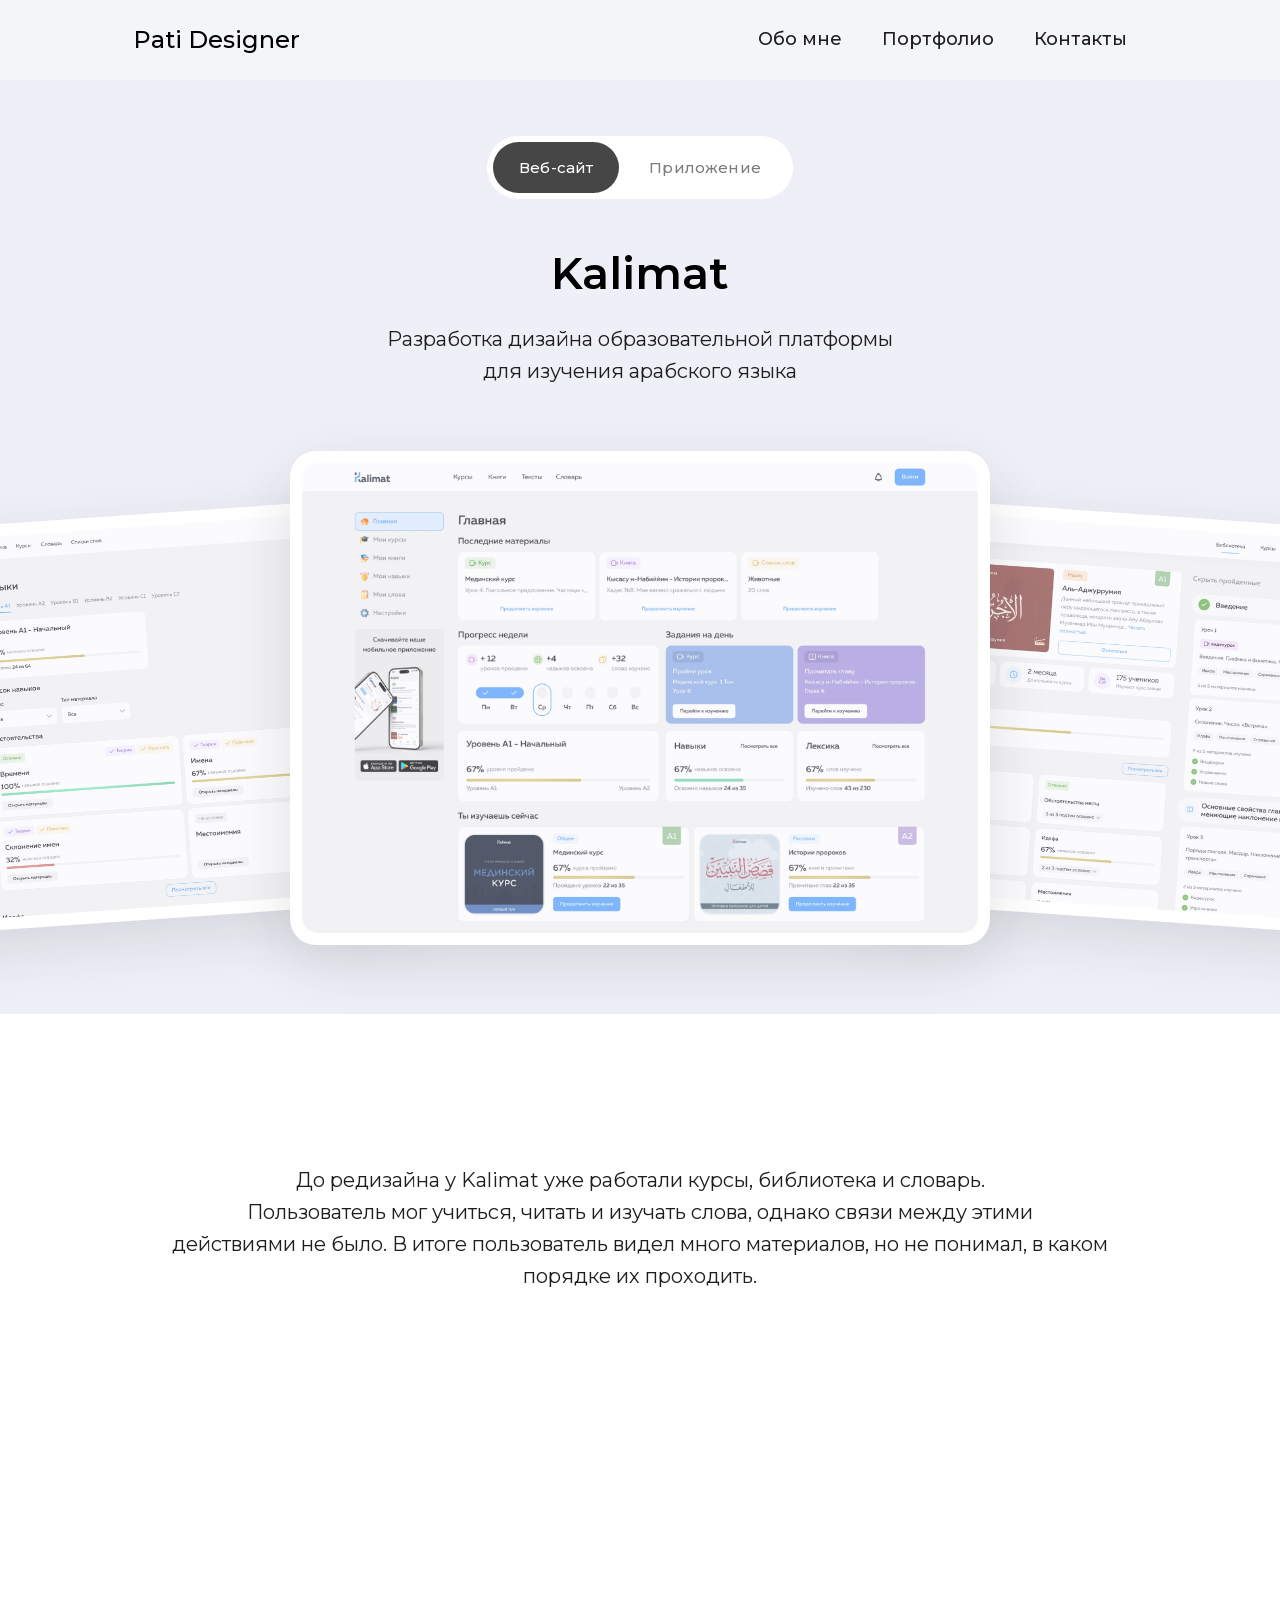
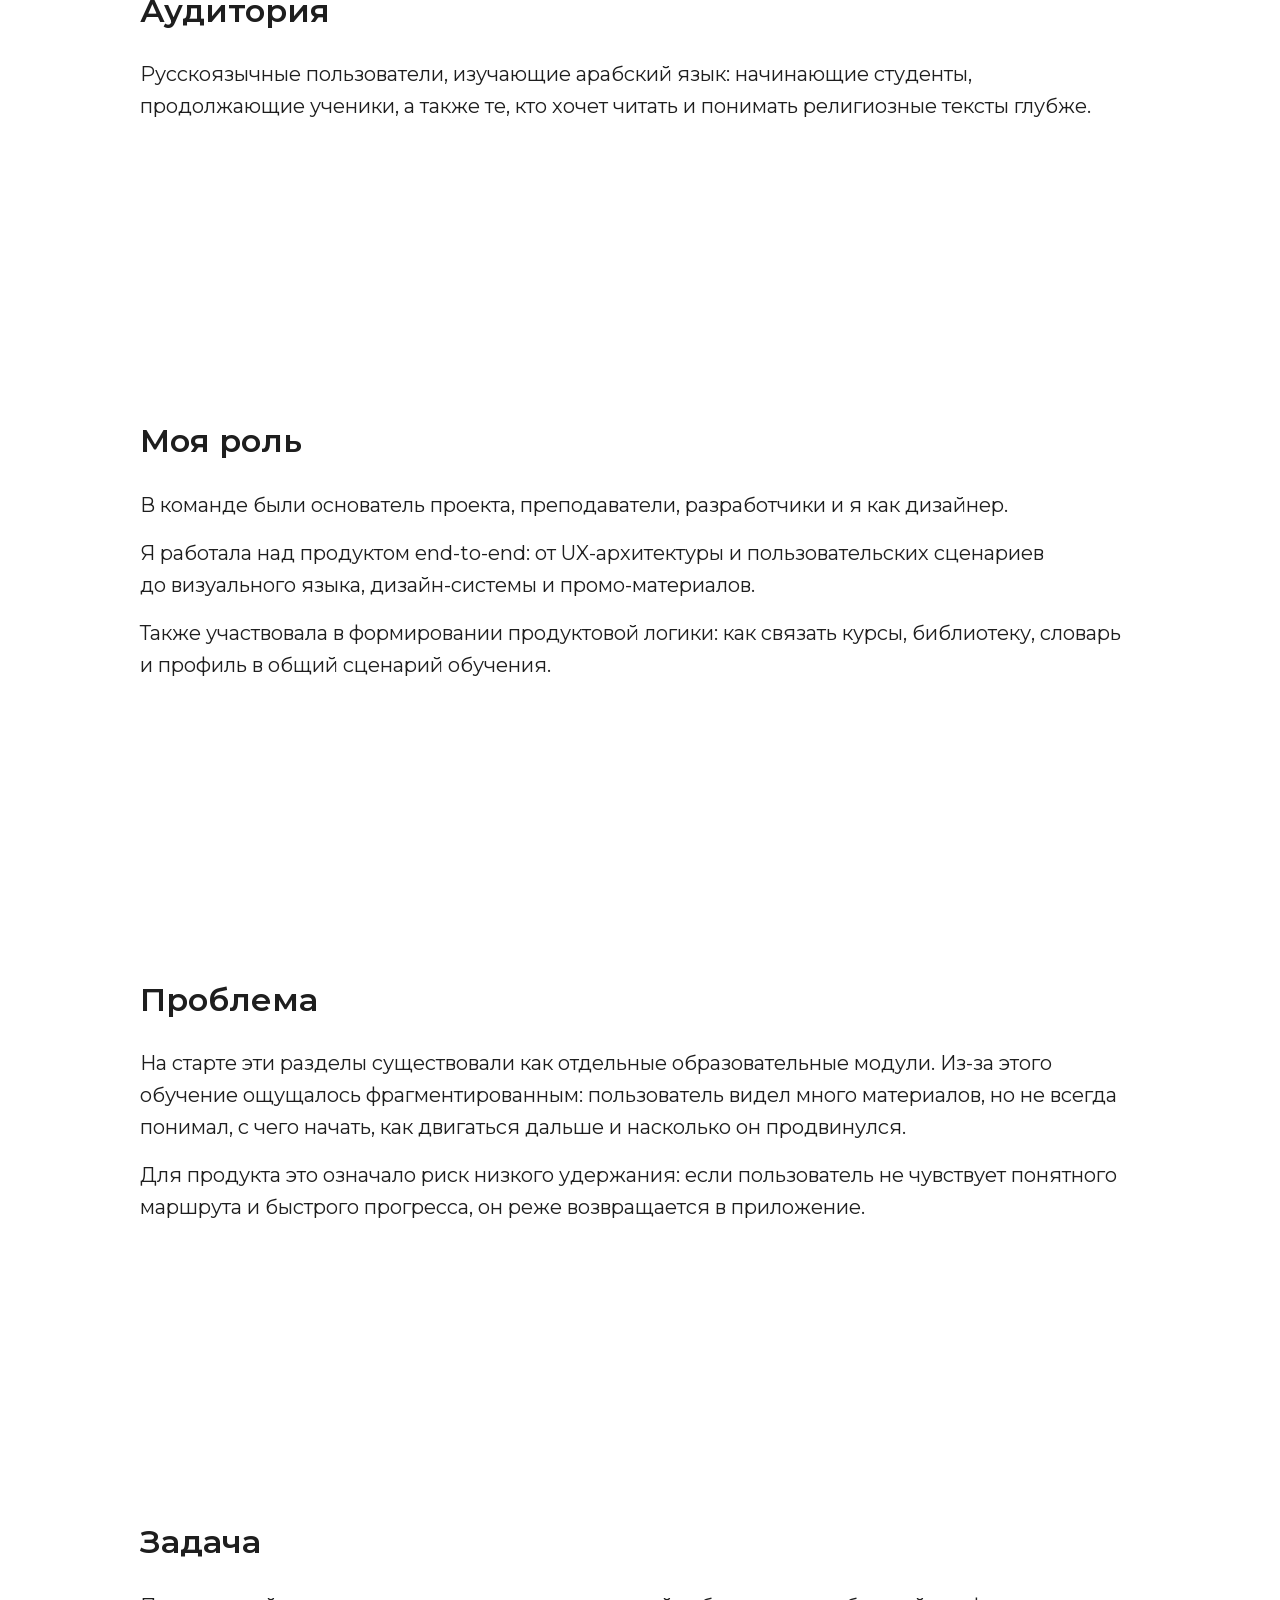
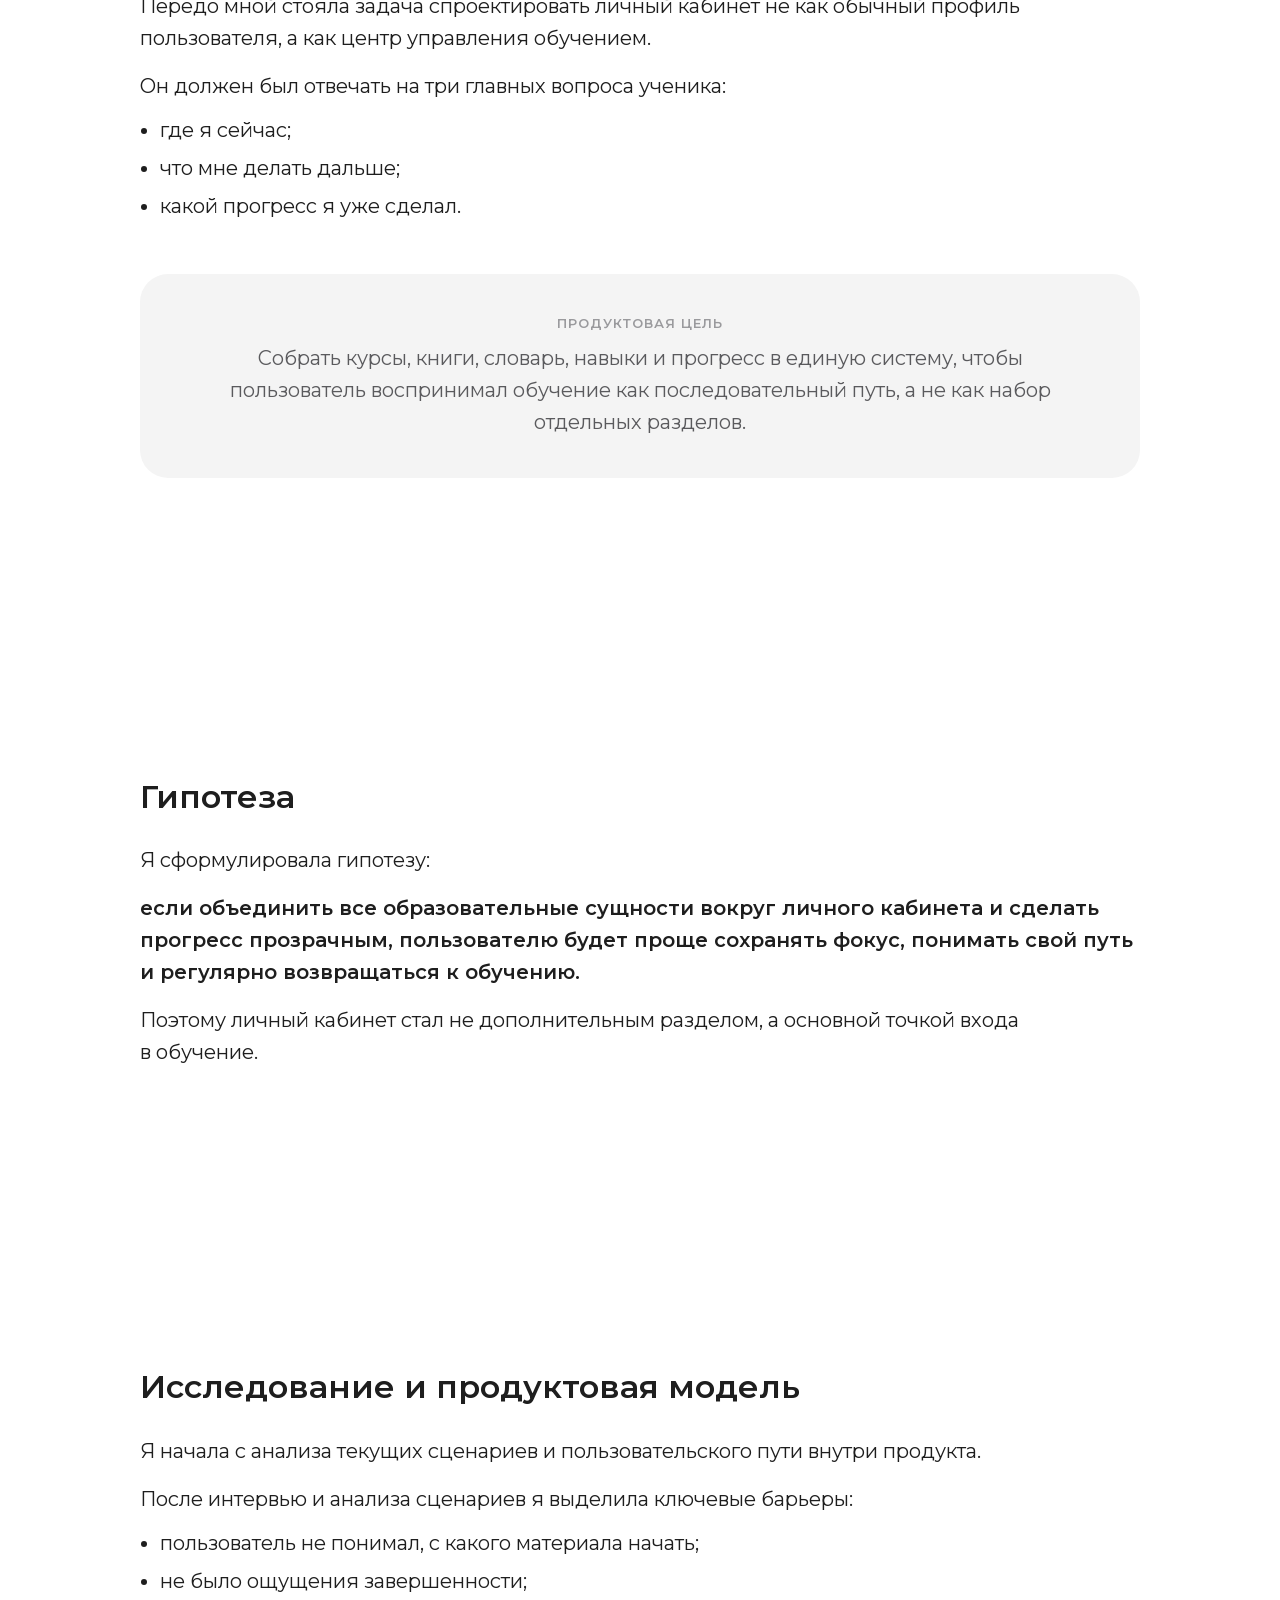
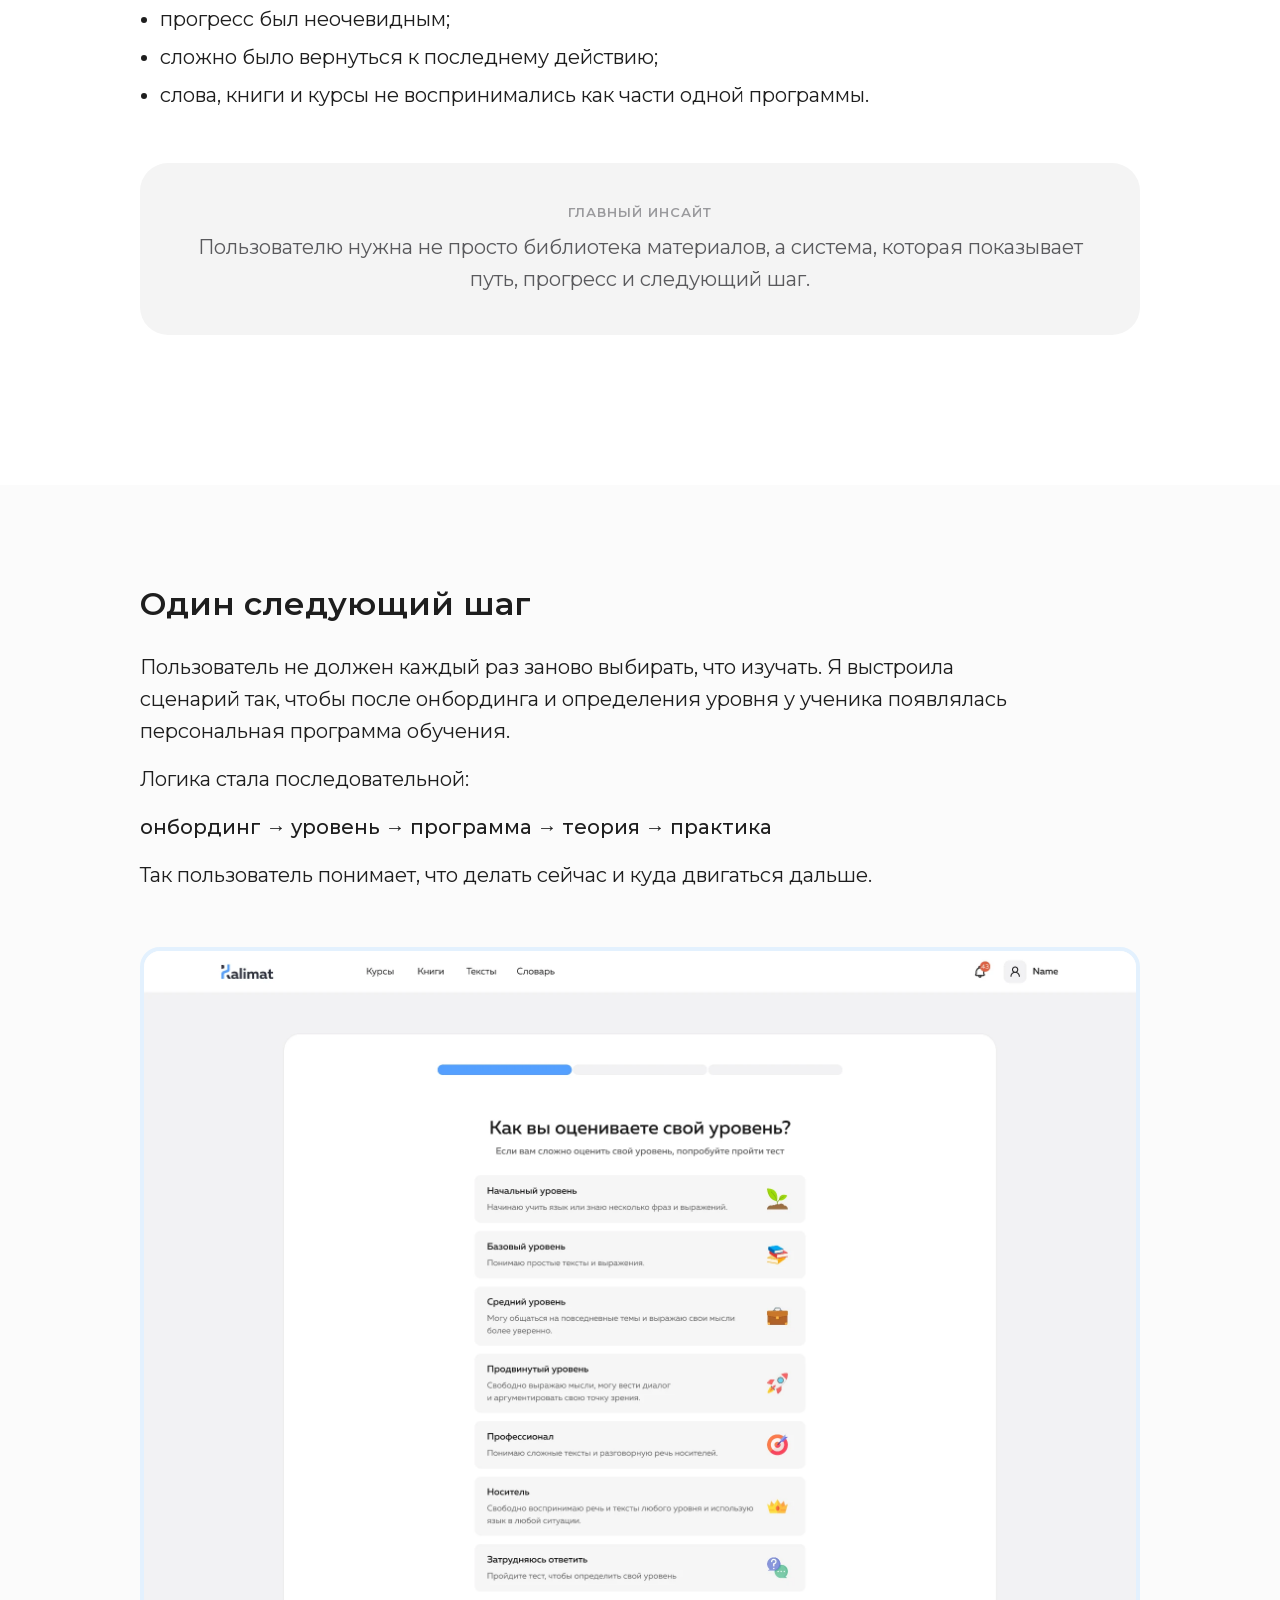
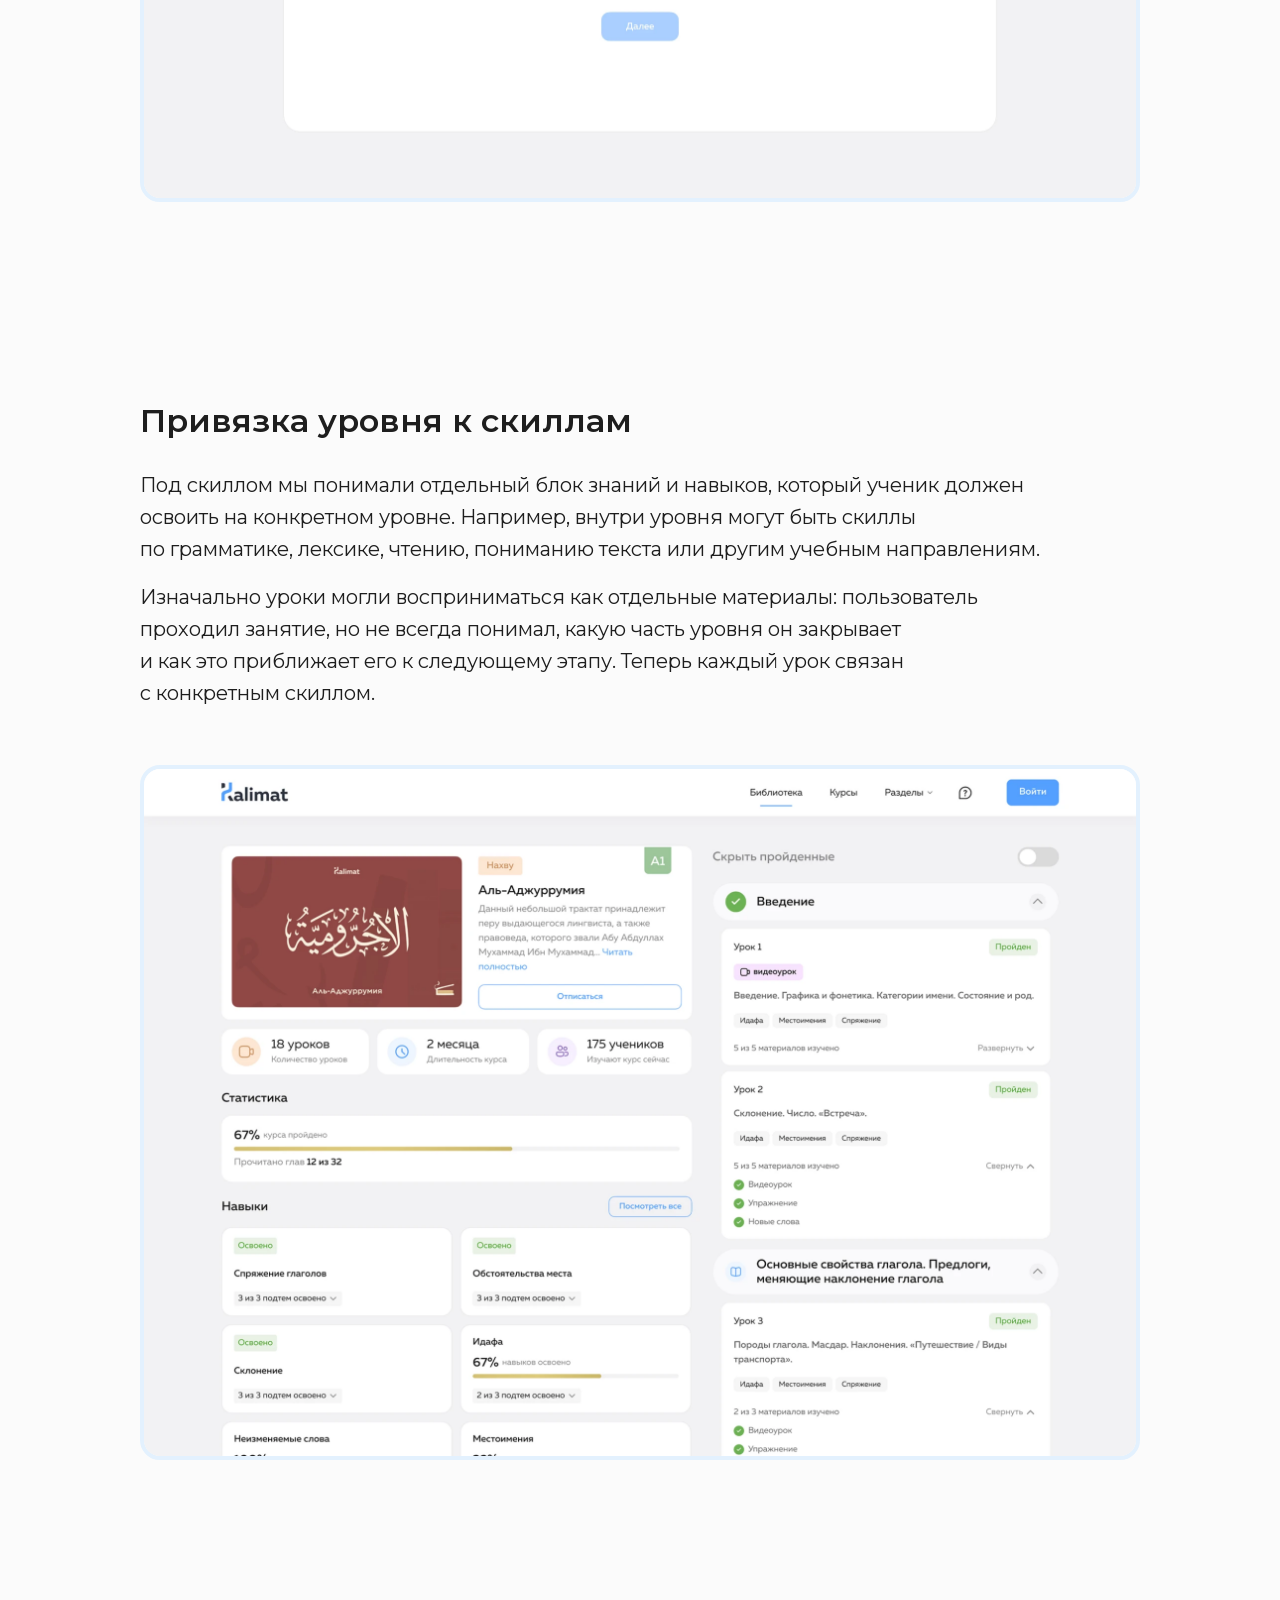
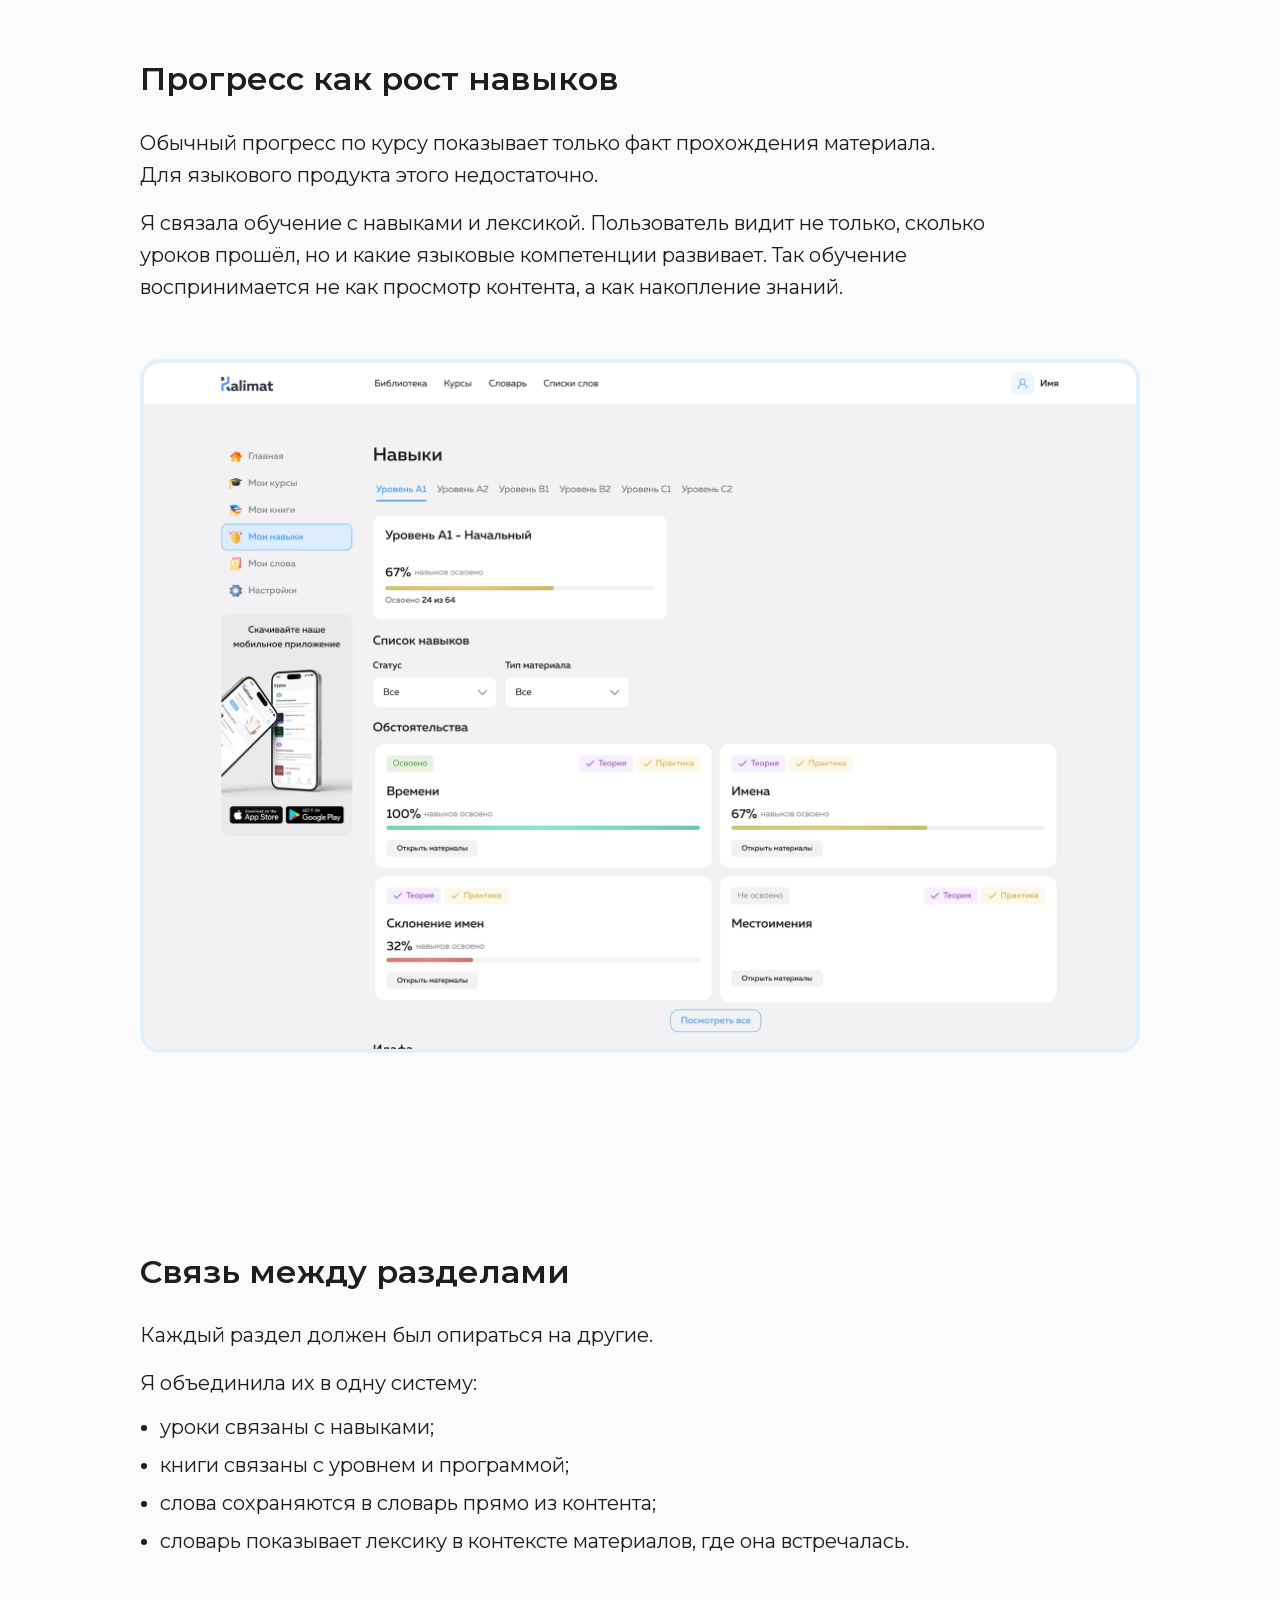
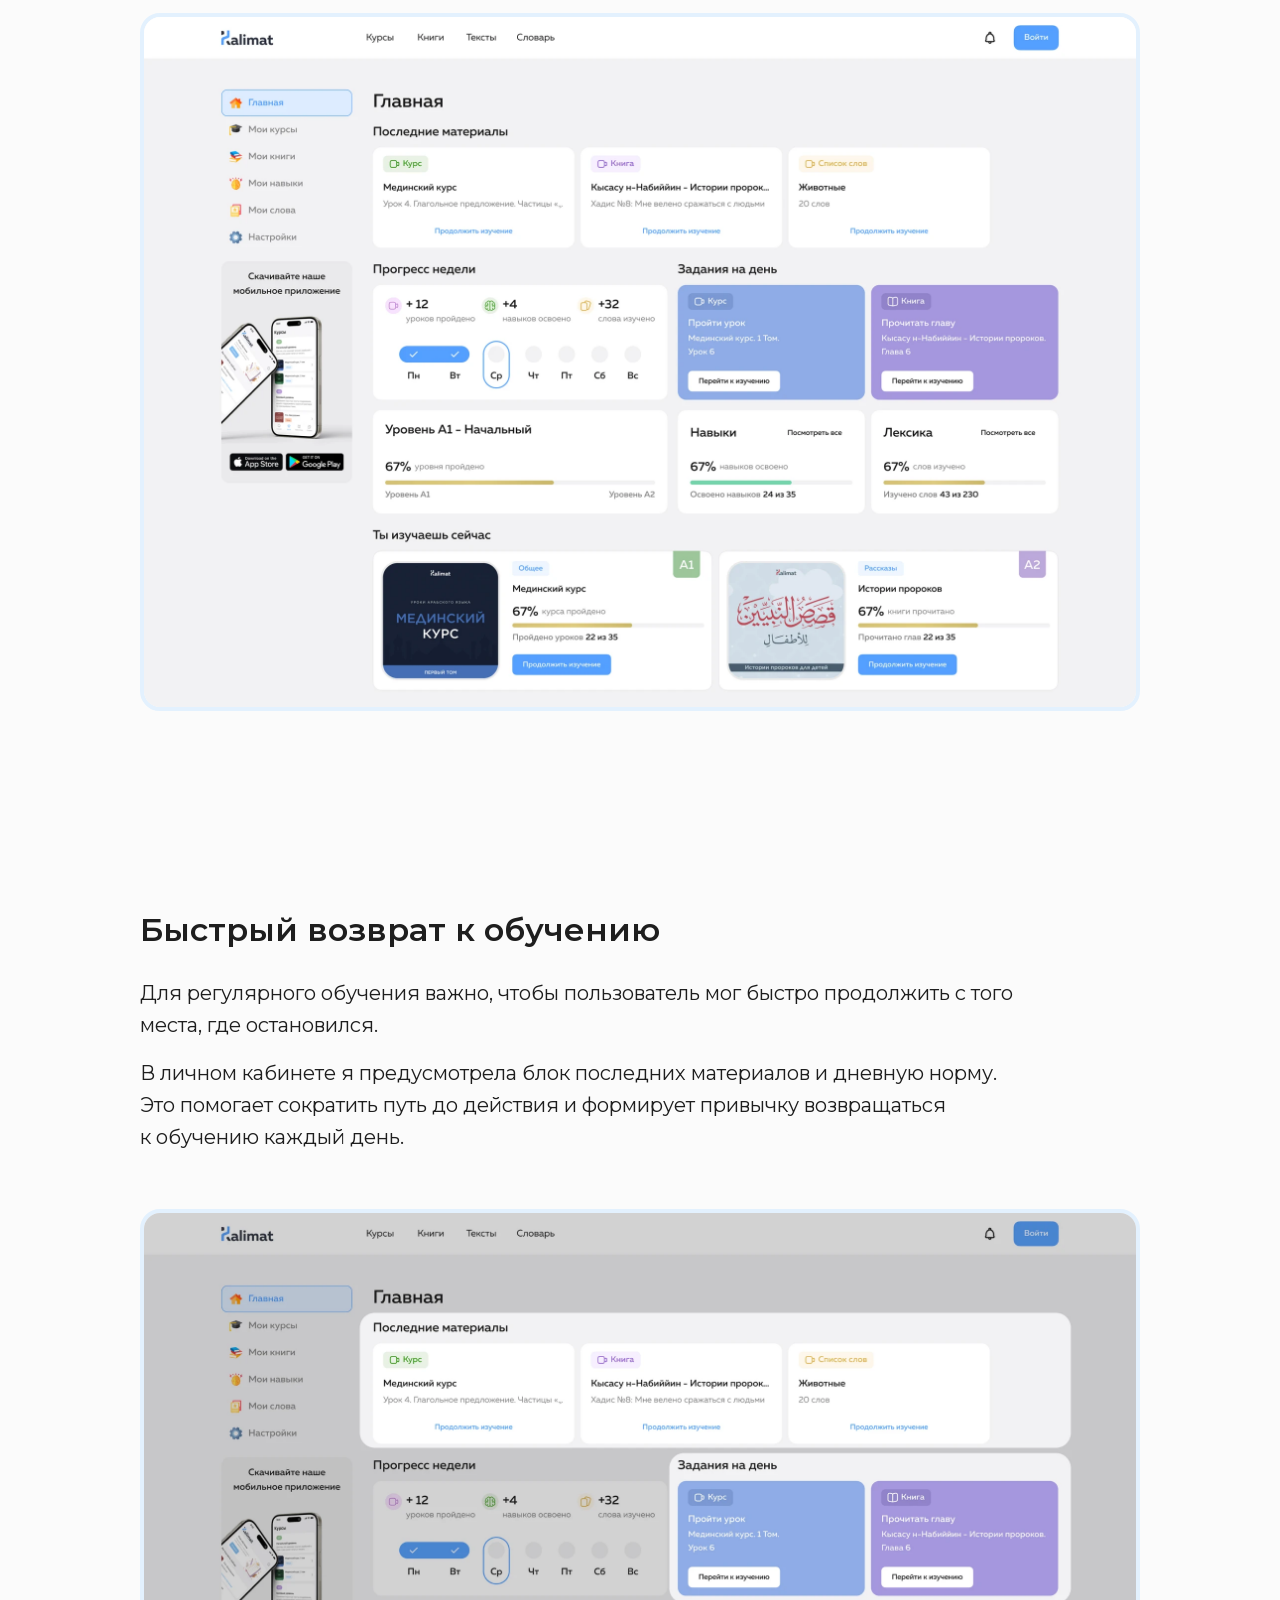
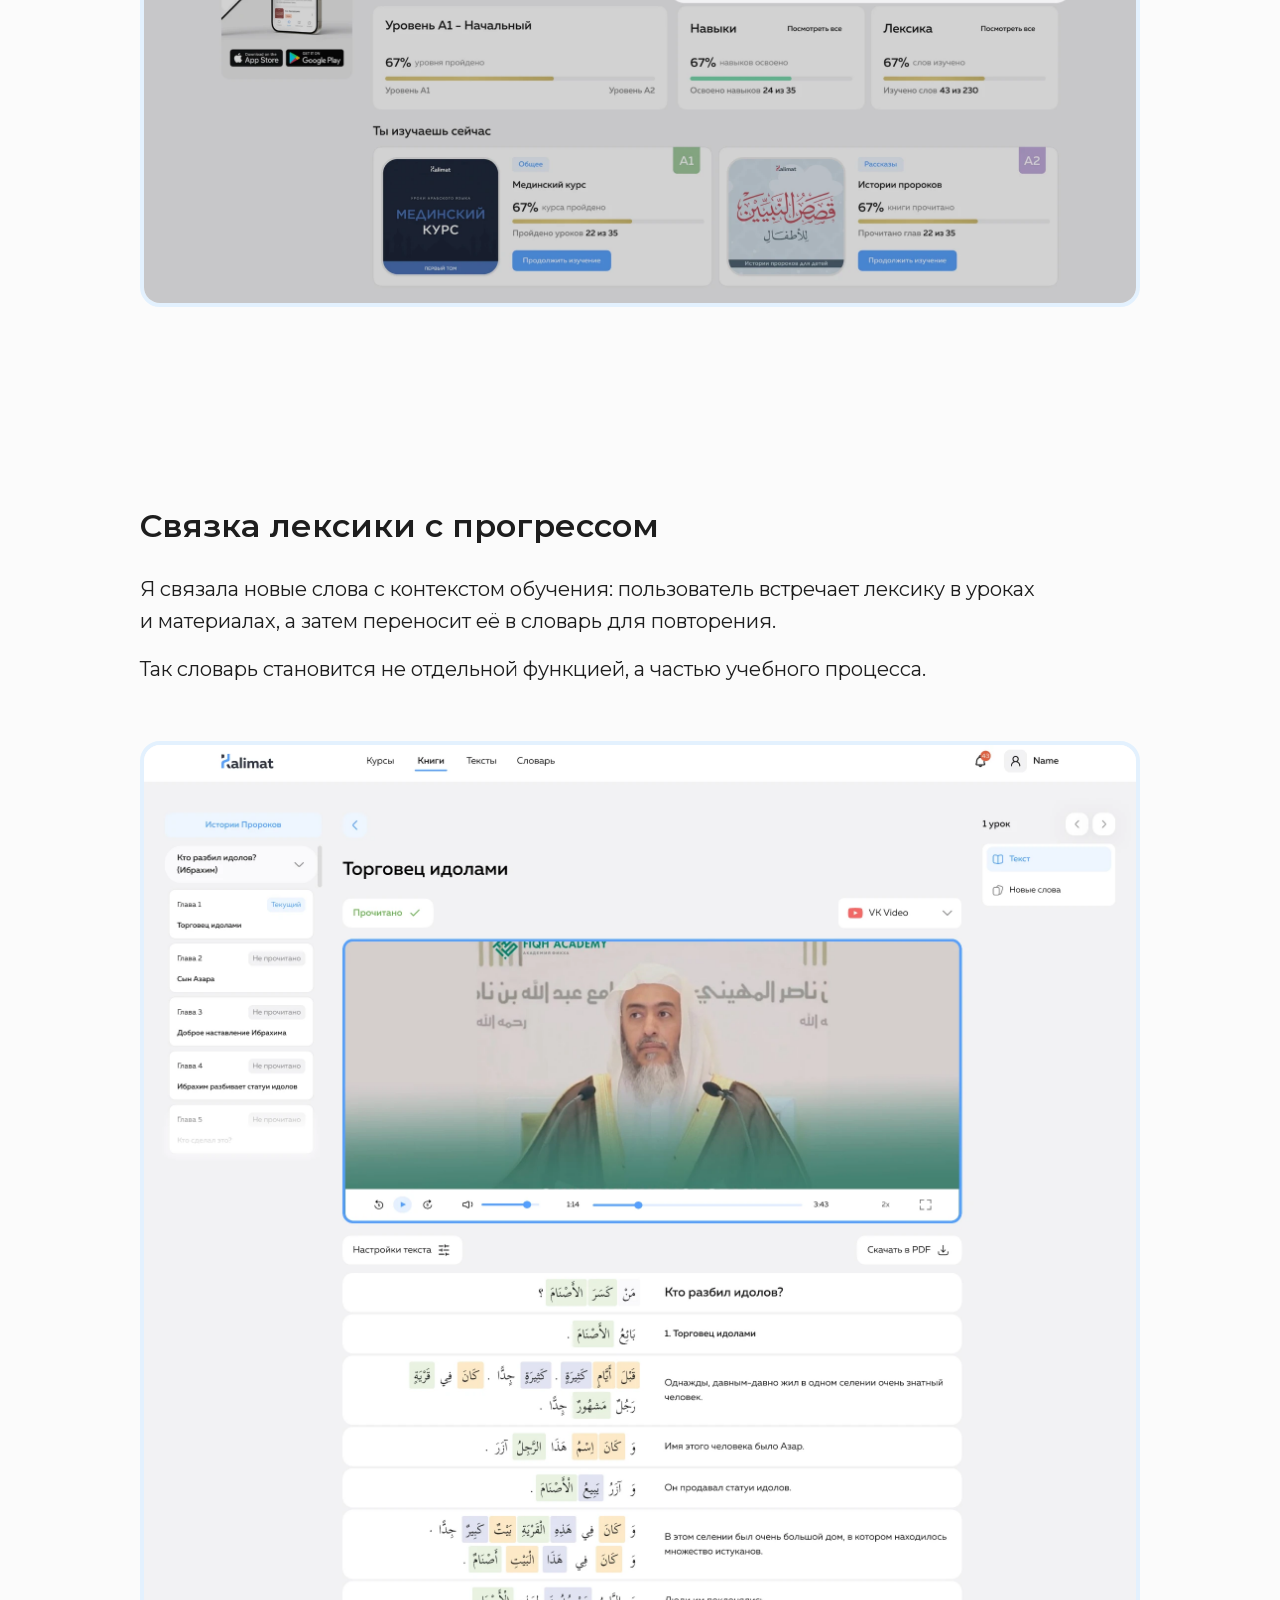
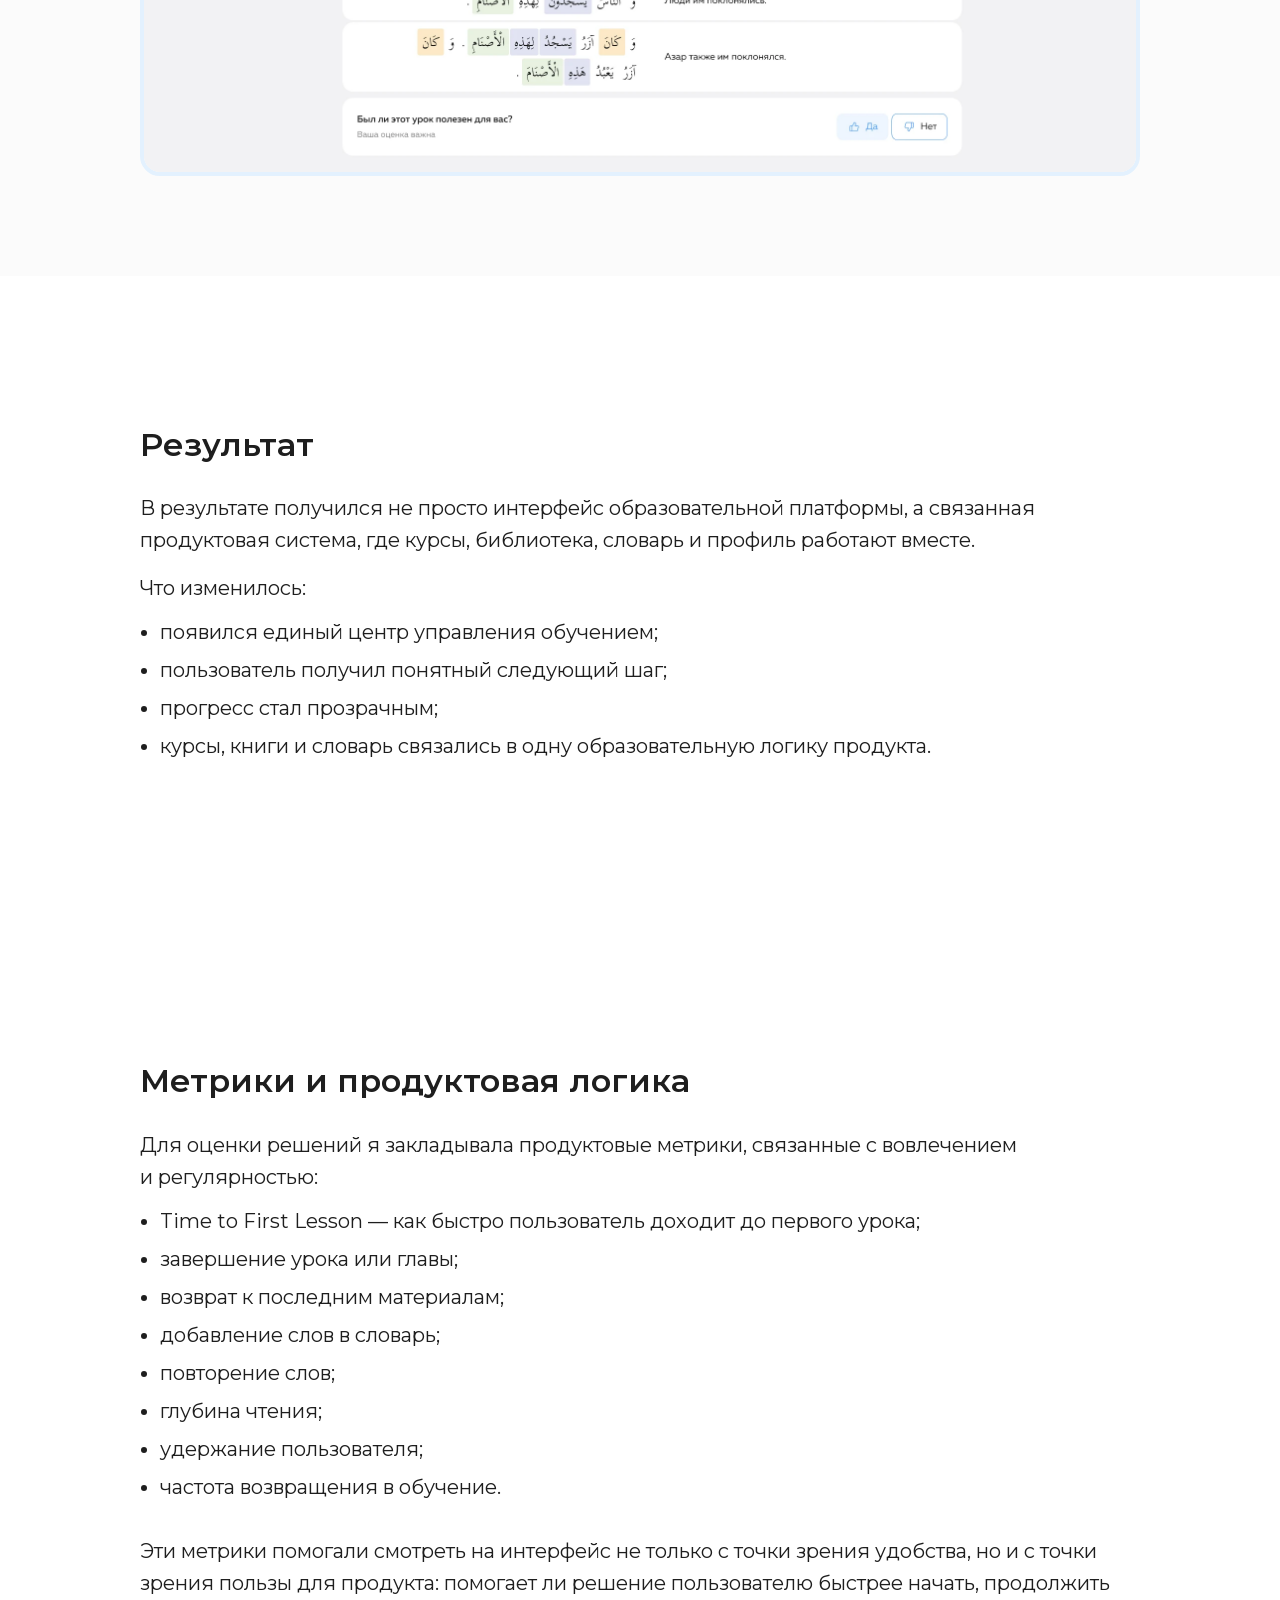
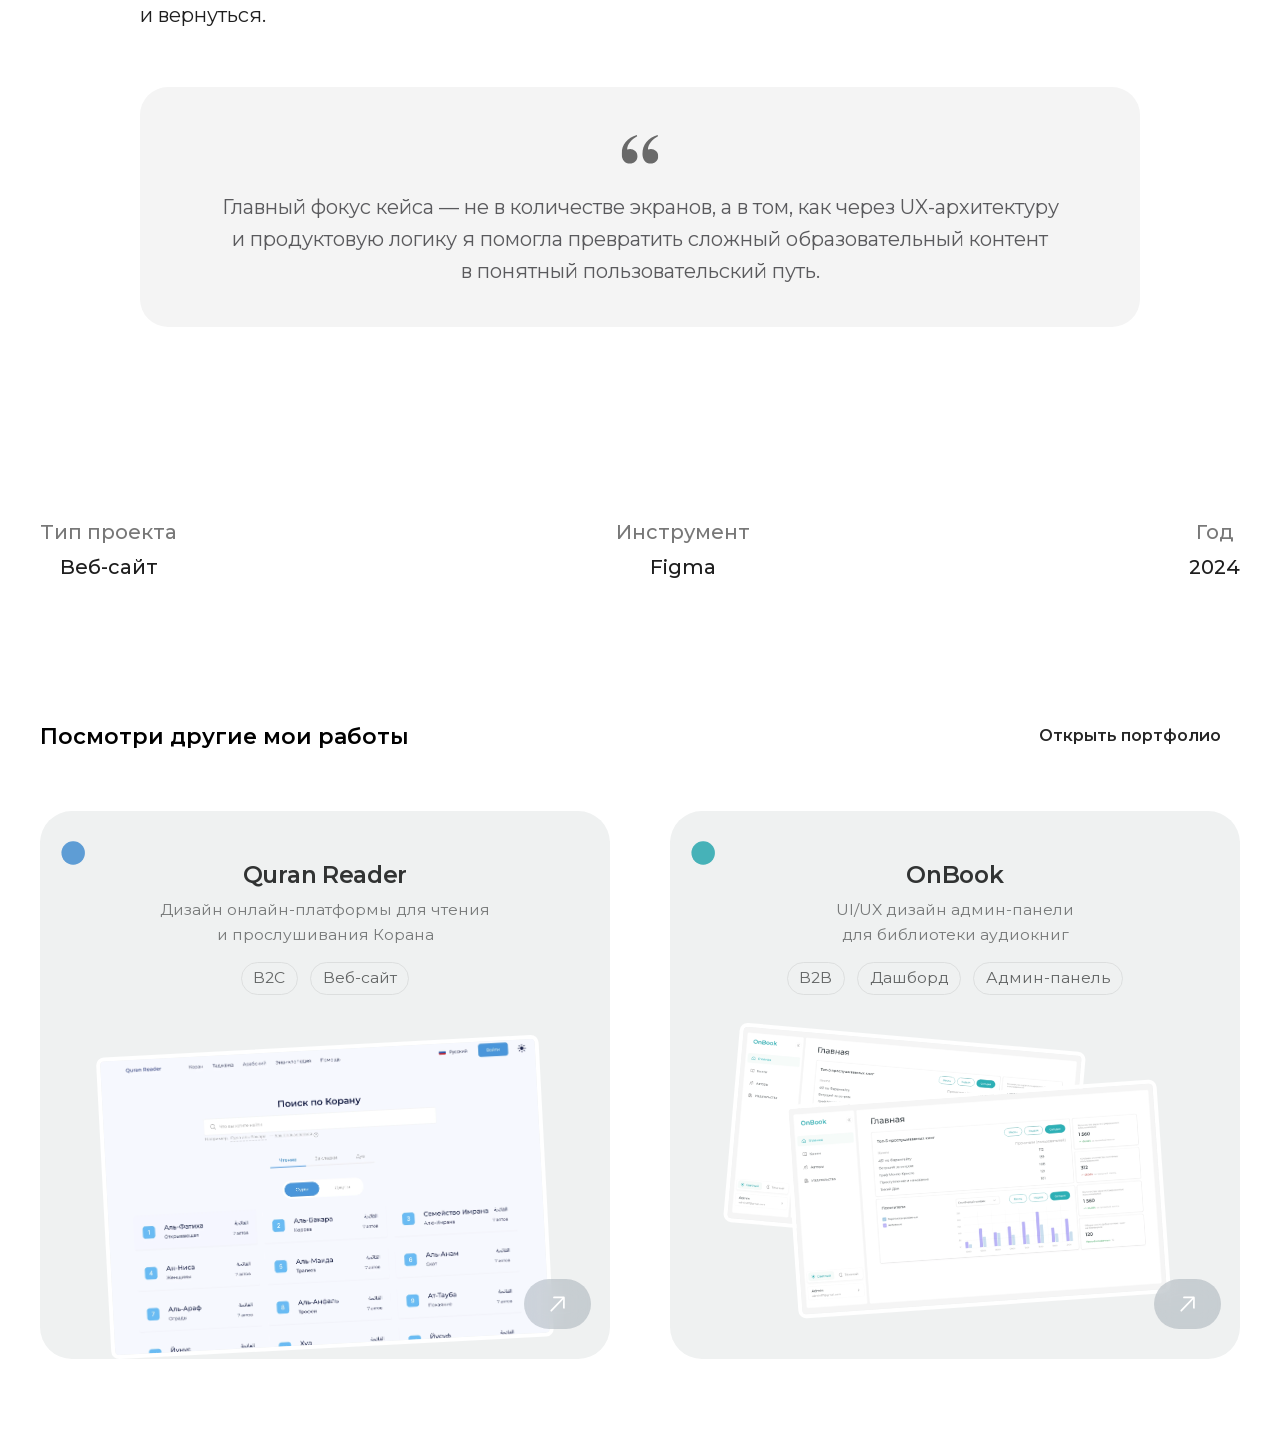
<file: kalimat.html>
<!DOCTYPE html>
<html lang="ru">
<head>
  <meta charset="UTF-8">
  <meta name="viewport" content="width=device-width, initial-scale=1.0">
  <title>Kalimat — образовательная платформа | Pati Designer</title>
  <meta name="description" content="Кейс продуктового дизайнера: личный кабинет образовательной платформы для изучения арабского. UX-исследование, продуктовая логика, интерфейсы и дизайн-система.">

  <link rel="canonical" href="https://pati-designer.ru/kalimat.html">

  <!-- Превью при отправке ссылки: заголовок, описание и адрес, без картинки -->
  <meta property="og:type" content="article">
  <meta property="og:site_name" content="Pati Designer">
  <meta property="og:locale" content="ru_RU">
  <meta property="og:url" content="https://pati-designer.ru/kalimat.html">
  <meta property="og:title" content="Kalimat — образовательная платформа | Pati Designer">
  <meta property="og:description" content="Кейс продуктового дизайнера: личный кабинет образовательной платформы для изучения арабского. UX-исследование, продуктовая логика, интерфейсы и дизайн-система.">
  <meta name="twitter:card" content="summary">
  <meta name="twitter:title" content="Kalimat — образовательная платформа | Pati Designer">
  <meta name="twitter:description" content="Кейс продуктового дизайнера: личный кабинет образовательной платформы для изучения арабского. UX-исследование, продуктовая логика, интерфейсы и дизайн-система.">

  <!-- Иконка сайта -->
  <link rel="icon" href="favicon.svg" type="image/svg+xml">
  <link rel="icon" href="favicon-32.png" sizes="32x32" type="image/png">
  <link rel="icon" href="favicon.ico" sizes="16x16 32x32 48x48">
  <link rel="icon" href="favicon-120.png" sizes="120x120" type="image/png">
  <link rel="icon" href="favicon-192.png" sizes="192x192" type="image/png">
  <link rel="apple-touch-icon" href="apple-touch-icon.png">

  <!-- Шрифты -->
  <link rel="preload" href="fonts/montserrat/montserrat-cyrillic.woff2" as="font" type="font/woff2" crossorigin>
  <link rel="preload" href="fonts/montserrat/montserrat-latin.woff2" as="font" type="font/woff2" crossorigin>
  <link rel="stylesheet" href="css/fonts.css">

  <!-- Стили сайта -->
  <link rel="stylesheet" href="css/reset.css">
  <link rel="stylesheet" href="css/style.css">
  <link rel="stylesheet" href="css/components.css">
  <!-- Стили кейсов: общая система + раскладка этой страницы -->
  <link rel="stylesheet" href="css/case.css">
  <link rel="stylesheet" href="css/case-kalimat.css">
</head>
<body>

  <!-- Кастомный курсор-стрелка -->
  <div id="pd-cursor" aria-hidden="true">
    <svg xmlns="http://www.w3.org/2000/svg" width="28" height="32" viewBox="0 0 28 32" fill="none">
      <path d="M3 0 L0 24 L8 17.5 L11.5 16 L20 16 Z"
            fill="#B3A1D1" stroke="white" stroke-width="2"
            stroke-linejoin="round" stroke-linecap="round"/>
    </svg>
  </div>

  <!-- Боковая навигация по кейсу -->
  <nav class="case-side-nav" aria-label="Навигация по кейсу">
    <ul class="case-side-nav__list">
      <!-- Веб-кейс -->
      <li class="case-side-nav__item"><a href="#case-audience">аудитория</a></li>
      <li class="case-side-nav__item"><a href="#case-team">моя роль</a></li>
      <li class="case-side-nav__item"><a href="#case-problem">проблема</a></li>
      <li class="case-side-nav__item"><a href="#case-goal">задача</a></li>
      <li class="case-side-nav__item"><a href="#case-hypotheses">гипотеза</a></li>
      <li class="case-side-nav__item"><a href="#case-research">исследование</a></li>
      <li class="case-side-nav__item"><a href="#case-navigation">решения</a></li>
      <li class="case-side-nav__item"><a href="#case-results">результат</a></li>
      <li class="case-side-nav__item"><a href="#case-metrics">метрики</a></li>
    </ul>
  </nav>

  <!-- Шапка — как на главной, ссылки ведут обратно на портфолио -->
  <header class="pd-nav" id="header">
    <div class="pd-nav__inner">
      <a href="index.html" class="pd-nav__logo">Pati Designer</a>
      <nav>
        <ul class="pd-nav__menu">
          <li><a href="index.html#about"     class="pd-nav__link">Обо мне</a></li>
          <li><a href="index.html#portfolio" class="pd-nav__link">Портфолио</a></li>
          <li><a href="index.html#contacts"  class="pd-nav__link">Контакты</a></li>
        </ul>
      </nav>
      <a href="index.html#contacts" class="pd-nav__cta btn btn--dark">Написать мне</a>
      <button class="pd-nav__burger" id="pd-nav__burger"
              aria-label="Открыть меню" aria-expanded="false">
        <span></span>
        <span></span>
        <span></span>
      </button>
    </div>
  </header>

  <!-- Меню на телефоне -->
  <div class="pd-nav-drawer" id="pd-nav-drawer" aria-hidden="true">
    <nav class="pd-nav-drawer__nav">
      <ul class="pd-nav-drawer__menu">
        <li><a href="index.html#about"     class="pd-nav-drawer__link">Обо мне</a></li>
        <li><a href="index.html#portfolio" class="pd-nav-drawer__link">Портфолио</a></li>
        <li><a href="index.html#contacts"  class="pd-nav-drawer__link">Контакты</a></li>
      </ul>
      <a href="https://t.me/pati_iman" target="_blank" rel="noopener" class="pd-nav-drawer__cta btn btn--dark">Написать мне</a>
    </nav>
  </div>

  <main class="case">

    <!-- ===== Первый экран ===== -->
    <section class="case-hero" id="case-hero" data-nav-hide>
      <div class="case-hero__inner">
        <div class="case-hero__head">
          <div class="case-switch" role="group" aria-label="Платформа"
               data-reveal="up" data-reveal-dur="0.2" data-reveal-delay="1.2">
            <a class="case-switch__link is-active" href="kalimat.html" aria-current="page">Веб-сайт</a>
            <a class="case-switch__link" href="kalimat-app.html">Приложение</a>
          </div>

          <div class="case-hero__intro" data-reveal="up" data-reveal-dur="2">
            <h1 class="case-hero__title">Kalimat</h1>
            <div class="case-hero__lead">
              <p>Разработка дизайна образовательной платформы <br>для&nbsp;изучения арабского языка</p>
            </div>
          </div>
        </div>
        <div class="case-hero__gallery">
          <div class="case-hero__gallery-row">
            <div class="case-hero__screen case-hero__screen--side case-hero__screen--left"
                 data-reveal="fan-left" data-reveal-dur="0.75" data-reveal-delay="0.4">
              <img src="images/case-kalimat/hero-skills.webp" width="2658" height="1840" alt="Экран «Мои навыки» с прогрессом">
            </div>
            <div class="case-hero__screen case-hero__screen--main"
                 data-reveal="up" data-reveal-dur="0.75">
              <img src="images/case-kalimat/hero-main.webp" width="2040" height="1418" alt="Главный экран с программой обучения">
            </div>
            <div class="case-hero__screen case-hero__screen--side case-hero__screen--right"
                 data-reveal="fan-right" data-reveal-dur="0.75" data-reveal-delay="0.4">
              <img src="images/case-kalimat/hero-course.webp" width="2040" height="1414" alt="Страница курса с привязкой к скиллам">
            </div>
          </div>
        </div>
      </div>
    </section>

    <!-- ===== Вводный текст — веб ===== -->
    <section class="case-section case-section--center" id="case-intro">
      <div class="case-section__inner">
        <p class="case-text">
          До&nbsp;редизайна у&nbsp;Kalimat уже работали курсы, библиотека и&nbsp;словарь.<br>
          Пользователь мог учиться, читать и&nbsp;изучать слова, однако связи между этими<br>
          действиями не&nbsp;было. В&nbsp;итоге пользователь видел много материалов, но&nbsp;не&nbsp;понимал, в&nbsp;каком порядке их&nbsp;проходить.
        </p>
      </div>
    </section>

    <!-- ===== Аудитория ===== -->
    <section class="case-section" id="case-audience">
      <div class="case-section__inner">
        <h2 class="case-h2 case-section__title">Аудитория</h2>
        <p class="case-text">Русскоязычные пользователи, изучающие арабский язык: начинающие студенты, продолжающие ученики, а&nbsp;также те, кто хочет читать и&nbsp;понимать религиозные тексты глубже.</p>
      </div>
    </section>

    <!-- ===== Команда и моя роль ===== -->
    <section class="case-section" id="case-team">
      <div class="case-section__inner">
        <h2 class="case-h2 case-section__title">Моя роль</h2>
        <p class="case-text">В&nbsp;команде были основатель проекта, преподаватели, разработчики и&nbsp;я&nbsp;как&nbsp;дизайнер.</p>
        <p class="case-text">Я&nbsp;работала над&nbsp;продуктом end-to-end: от&nbsp;UX-архитектуры и&nbsp;пользовательских сценариев до&nbsp;визуального языка, дизайн-системы и&nbsp;промо-материалов.</p>
        <p class="case-text">Также участвовала в&nbsp;формировании продуктовой логики: как&nbsp;связать курсы, библиотеку, словарь и&nbsp;профиль в&nbsp;общий сценарий обучения.</p>
      </div>
    </section>

    <!-- ===== Проблема ===== -->
    <section class="case-section" id="case-problem">
      <div class="case-section__inner">
        <h2 class="case-h2 case-section__title">Проблема</h2>
        <p class="case-text">На&nbsp;старте эти разделы существовали как&nbsp;отдельные образовательные модули. Из-за&nbsp;этого обучение ощущалось фрагментированным: пользователь видел много материалов, но&nbsp;не&nbsp;всегда понимал, с&nbsp;чего начать, как&nbsp;двигаться дальше и&nbsp;насколько он&nbsp;продвинулся.</p>
        <p class="case-text">Для&nbsp;продукта это&nbsp;означало риск низкого удержания: если пользователь не&nbsp;чувствует понятного маршрута и&nbsp;быстрого прогресса, он&nbsp;реже возвращается в&nbsp;приложение.</p>
      </div>
    </section>

    <!-- ===== Цель — веб ===== -->
    <section class="case-section" id="case-goal">
      <div class="case-section__inner">
        <h2 class="case-h2 case-section__title">Задача</h2>
        <p class="case-text">Передо мной стояла задача спроектировать личный кабинет не&nbsp;как&nbsp;обычный профиль пользователя, а&nbsp;как&nbsp;центр управления обучением.</p>
        <div class="case-text">Он&nbsp;должен был отвечать на&nbsp;три главных вопроса ученика:
          <ul class="case-list">
            <li>где я&nbsp;сейчас;</li>
            <li>что&nbsp;мне делать дальше;</li>
            <li>какой прогресс я&nbsp;уже сделал.</li>
          </ul>
        </div>
        <div class="case-callout">
          <p class="case-callout__label">Продуктовая цель</p>
          <p>Собрать курсы, книги, словарь, навыки и&nbsp;прогресс в&nbsp;единую систему, чтобы пользователь воспринимал обучение как&nbsp;последовательный путь, а&nbsp;не&nbsp;как&nbsp;набор отдельных разделов.</p>
        </div>
      </div>
    </section>

    <!-- ===== Гипотеза — веб ===== -->
    <section class="case-section" id="case-hypotheses">
      <div class="case-section__inner">
        <h2 class="case-h2 case-section__title">Гипотеза</h2>
        <p class="case-text">Я&nbsp;сформулировала гипотезу:</p>
        <p class="case-text"><strong>если объединить все образовательные сущности вокруг личного кабинета и&nbsp;сделать прогресс прозрачным, пользователю будет проще сохранять фокус, понимать свой путь и&nbsp;регулярно возвращаться к&nbsp;обучению.</strong></p>
        <p class="case-text">Поэтому личный кабинет стал не&nbsp;дополнительным разделом, а&nbsp;основной точкой входа в&nbsp;обучение.</p>
      </div>
    </section>

    <!-- ===== Исследование ===== -->
    <section class="case-section" id="case-research">
      <div class="case-section__inner">
        <h2 class="case-h2 case-section__title">Исследование и&nbsp;продуктовая модель</h2>
        <p class="case-text">Я&nbsp;начала с&nbsp;анализа текущих сценариев и&nbsp;пользовательского пути внутри продукта.</p>
        <div class="case-text">После интервью и&nbsp;анализа сценариев я&nbsp;выделила ключевые барьеры:
          <ul class="case-list">
            <li>пользователь не&nbsp;понимал, с&nbsp;какого материала начать;</li>
            <li>не&nbsp;было ощущения завершенности;</li>
            <li>прогресс был неочевидным;</li>
            <li>сложно было вернуться к&nbsp;последнему действию;</li>
            <li>слова, книги и&nbsp;курсы не&nbsp;воспринимались как&nbsp;части одной программы.</li>
          </ul>
        </div>
        <div class="case-callout">
          <p class="case-callout__label">Главный инсайт</p>
          <p>Пользователю нужна не&nbsp;просто библиотека материалов, а&nbsp;система, которая показывает путь, прогресс и&nbsp;следующий шаг.</p>
        </div>
      </div>
    </section>

    <!-- ===== Решение 1. Улучшенная навигация ===== -->
    <section class="case-solution" id="case-navigation">
      <div class="case-solution__inner">
        <div class="case-solution__text" data-reveal="from-left">
          <h2 class="case-h2">Один следующий шаг</h2>
          <div class="case-solution__body">
            <p class="case-text">Пользователь не&nbsp;должен каждый раз заново выбирать, что&nbsp;изучать. Я&nbsp;выстроила сценарий так, чтобы после онбординга и&nbsp;определения уровня у&nbsp;ученика появлялась персональная программа обучения.</p>
            <p class="case-text">Логика стала последовательной:</p>
            <p class="case-text case-accent">онбординг → уровень → программа → теория → практика</p>
            <p class="case-text">Так пользователь понимает, что&nbsp;делать сейчас и&nbsp;куда двигаться дальше.</p>
          </div>
        </div>
        <div class="case-solution__shot" data-reveal="zoom">
          <img src="images/case-kalimat/scroll-1-level.webp" width="3840" height="3280" loading="lazy"
               alt="Экран выбора уровня">
        </div>
      </div>
    </section>

    <!-- ===== Решение 2. Недавно прочитано ===== -->
    <section class="case-solution" id="case-recent">
      <div class="case-solution__inner">
        <div class="case-solution__text" data-reveal="from-left">
          <h2 class="case-h2">Привязка уровня к&nbsp;скиллам</h2>
          <div class="case-solution__body">
            <p class="case-text">Под&nbsp;скиллом мы&nbsp;понимали отдельный блок знаний и&nbsp;навыков, который ученик должен освоить на&nbsp;конкретном уровне. Например, внутри уровня могут быть скиллы по&nbsp;грамматике, лексике, чтению, пониманию текста или&nbsp;другим учебным направлениям.</p>
            <p class="case-text">Изначально уроки могли восприниматься как&nbsp;отдельные материалы: пользователь проходил занятие, но&nbsp;не&nbsp;всегда понимал, какую часть уровня он&nbsp;закрывает и&nbsp;как&nbsp;это&nbsp;приближает его к&nbsp;следующему этапу. Теперь каждый урок связан с&nbsp;конкретным скиллом.</p>
          </div>
        </div>
        <div class="case-solution__shot" data-reveal="zoom">
          <img src="images/case-kalimat/hero-course.webp" width="2040" height="1414" loading="lazy"
               alt="Страница курса с привязкой к скиллам">
        </div>
      </div>
    </section>

    <!-- ===== Решение 3. Режимы чтения ===== -->
    <section class="case-solution" id="case-modes">
      <div class="case-solution__inner">
        <div class="case-solution__text" data-reveal="from-left">
          <h2 class="case-h2">Прогресс как&nbsp;рост навыков</h2>
          <div class="case-solution__body">
            <p class="case-text">Обычный прогресс по&nbsp;курсу показывает только факт прохождения материала. Для&nbsp;языкового продукта этого недостаточно.</p>
            <p class="case-text">Я&nbsp;связала обучение с&nbsp;навыками и&nbsp;лексикой. Пользователь видит не&nbsp;только, сколько уроков прошёл, но&nbsp;и&nbsp;какие языковые компетенции развивает. Так обучение воспринимается не&nbsp;как&nbsp;просмотр контента, а&nbsp;как&nbsp;накопление знаний.</p>
          </div>
        </div>
        <div class="case-solution__shot" data-reveal="zoom">
          <img src="images/case-kalimat/hero-skills.webp" width="2658" height="1840" loading="lazy"
               alt="Экран «Мои навыки» с прогрессом">
        </div>
      </div>
    </section>

    <!-- ===== Решение 4. Связь между разделами ===== -->
    <section class="case-solution" id="case-links">
      <div class="case-solution__inner">
        <div class="case-solution__text" data-reveal="from-left">
          <h2 class="case-h2">Связь между разделами</h2>
          <div class="case-solution__body">
            <p class="case-text">Каждый раздел должен был опираться на&nbsp;другие.</p>
            <div class="case-text">Я&nbsp;объединила их&nbsp;в&nbsp;одну систему:
              <ul class="case-list">
                <li>уроки связаны с&nbsp;навыками;</li>
                <li>книги связаны с&nbsp;уровнем и&nbsp;программой;</li>
                <li>слова сохраняются в&nbsp;словарь прямо из&nbsp;контента;</li>
                <li>словарь показывает лексику в&nbsp;контексте материалов, где она встречалась.</li>
              </ul>
            </div>
          </div>
        </div>
        <div class="case-solution__shot" data-reveal="zoom">
          <img src="images/case-kalimat/hero-main.webp" width="2040" height="1418" loading="lazy"
               alt="Главный экран: курсы, книги и словарь в одной системе">
        </div>
      </div>
    </section>

    <!-- ===== Решение 5. Быстрый возврат к обучению ===== -->
    <section class="case-solution" id="case-return">
      <div class="case-solution__inner">
        <div class="case-solution__text" data-reveal="from-left">
          <h2 class="case-h2">Быстрый возврат к&nbsp;обучению</h2>
          <div class="case-solution__body">
            <p class="case-text">Для&nbsp;регулярного обучения важно, чтобы пользователь мог быстро продолжить с&nbsp;того места, где остановился.</p>
            <p class="case-text">В&nbsp;личном кабинете я&nbsp;предусмотрела блок последних материалов и&nbsp;дневную норму. Это&nbsp;помогает сократить путь до&nbsp;действия и&nbsp;формирует привычку возвращаться к&nbsp;обучению каждый день.</p>
          </div>
        </div>
        <div class="case-solution__shot" data-reveal="zoom">
          <img src="images/case-kalimat/feature-return.webp" width="2648" height="1840" loading="lazy"
               alt="Блок последних материалов и дневной нормы">
        </div>
      </div>
    </section>

    <!-- ===== Решение 6. Связка лексики с прогрессом ===== -->
    <section class="case-solution" id="case-lexis">
      <div class="case-solution__inner">
        <div class="case-solution__text" data-reveal="from-left">
          <h2 class="case-h2">Связка лексики с&nbsp;прогрессом</h2>
          <div class="case-solution__body">
            <p class="case-text">Я&nbsp;связала новые слова с&nbsp;контекстом обучения: пользователь встречает лексику в&nbsp;уроках и&nbsp;материалах, а&nbsp;затем переносит её&nbsp;в&nbsp;словарь для&nbsp;повторения.</p>
            <p class="case-text">Так словарь становится не&nbsp;отдельной функцией, а&nbsp;частью учебного процесса.</p>
          </div>
        </div>
        <div class="case-solution__shot" data-reveal="zoom">
          <img src="images/case-kalimat/feature-lexis-crop.webp" width="3838" height="3973" loading="lazy"
               alt="Словарь: лексика в контексте материалов">
        </div>
      </div>
    </section>

    <!-- ===== Результаты ===== -->
    <section class="case-section" id="case-results">
      <div class="case-section__inner">
        <h2 class="case-h2 case-section__title">Результат</h2>
        <p class="case-text">В&nbsp;результате получился не&nbsp;просто интерфейс образовательной платформы, а&nbsp;связанная продуктовая система, где курсы, библиотека, словарь и&nbsp;профиль работают вместе.</p>
        <div class="case-text">Что&nbsp;изменилось:
          <ul class="case-list">
            <li>появился единый центр управления обучением;</li>
            <li>пользователь получил понятный следующий шаг;</li>
            <li>прогресс стал прозрачным;</li>
            <li>курсы, книги и&nbsp;словарь связались в&nbsp;одну образовательную логику продукта.</li>
          </ul>
        </div>
      </div>
    </section>

    <!-- ===== Метрики и продуктовая логика — веб ===== -->
    <section class="case-section case-section--tight-bottom" id="case-metrics">
      <div class="case-section__inner">
        <h2 class="case-h2 case-section__title">Метрики и&nbsp;продуктовая логика</h2>
        <div class="case-text">Для&nbsp;оценки решений я&nbsp;закладывала продуктовые метрики, связанные с&nbsp;вовлечением и&nbsp;регулярностью:
          <ul class="case-list">
            <li>Time to First Lesson&nbsp;— как&nbsp;быстро пользователь доходит до&nbsp;первого урока;</li>
            <li>завершение урока или&nbsp;главы;</li>
            <li>возврат к&nbsp;последним материалам;</li>
            <li>добавление слов в&nbsp;словарь;</li>
            <li>повторение слов;</li>
            <li>глубина чтения;</li>
            <li>удержание пользователя;</li>
            <li>частота возвращения в&nbsp;обучение.</li>
          </ul>
        </div>
        <p class="case-text">Эти метрики помогали смотреть на&nbsp;интерфейс не&nbsp;только с&nbsp;точки зрения удобства, но&nbsp;и&nbsp;с&nbsp;точки зрения пользы для&nbsp;продукта: помогает ли решение пользователю быстрее начать, продолжить и&nbsp;вернуться.</p>
      </div>
    </section>

    <!-- ===== Фокус кейса — веб ===== -->
    <section class="case-section case-section--tight-top" id="case-focus">
      <div class="case-section__inner">
        <div class="case-callout case-callout--lead">
          <p>Главный фокус кейса&nbsp;— не&nbsp;в&nbsp;количестве экранов, а&nbsp;в&nbsp;том, как&nbsp;через UX-архитектуру и&nbsp;продуктовую логику я&nbsp;помогла превратить сложный образовательный контент в&nbsp;понятный пользовательский путь.</p>
        </div>
      </div>
    </section>

    <!-- ===== Метаданные проекта ===== -->
    <section class="case-meta" id="case-meta" data-nav-hide>
      <div class="case-meta__inner">
        <div class="case-meta__item" data-reveal="up">
          <span class="case-meta__label">Тип проекта</span>
          <span class="case-meta__value">Веб-сайт</span>
        </div>
        <div class="case-meta__item" data-reveal="up">
          <span class="case-meta__label">Инструмент</span>
          <span class="case-meta__value">Figma</span>
        </div>
        <div class="case-meta__item" data-reveal="up">
          <span class="case-meta__label">Год</span>
          <span class="case-meta__value">2024</span>
        </div>
      </div>
    </section>

    <!-- ===== Другие работы ===== -->
    <section class="case-more" id="case-more" data-nav-hide>
      <div class="case-more__inner">
        <div class="case-more__head">
          <h2 class="case-more__title" data-reveal="up">Посмотри другие мои работы</h2>
        </div>

        <div class="case-more__grid">
        <div class="project-card project-card--quran">
          <div class="project-card__dot">
            <img loading="lazy" src="images/icons/dot-blue.svg" alt="">
          </div>
          <div class="project-card__info">
            <div class="project-card__header">
              <h3 class="project-card__name">Quran Reader</h3>
              <p class="project-card__desc">Дизайн <span class="nowrap">онлайн-платформы</span> для&nbsp;чтения и&nbsp;прослушивания Корана</p>
            </div>
            <div class="project-card__tags">
              <span class="project-tag">B2C</span>
              <span class="project-tag">Веб-сайт</span>
            </div>
          </div>
          <div class="project-card__media">
            <img loading="lazy" src="images/projects/quran-reader.webp" alt="Интерфейс Quran Reader: поиск по Корану и список сур" class="project-card__img">
          </div>
          <a href="quran-reader.html" class="project-card__btn">
            <img loading="lazy" src="images/icons/arrow.svg" alt="открыть">
          </a>
          <div class="project-card__overlay">
            <div class="project-card__overlay-inner">
              <div class="project-card__overlay-header">
                <span class="project-card__overlay-name">Quran Reader</span>
                <a href="quran-reader.html" class="project-card__overlay-btn">Открыть кейс <img loading="lazy" src="images/icons/arrow.svg" alt=""></a>
              </div>
              <p class="project-card__overlay-desc">Разработка дизайна интерфейса для&nbsp;чтения, глубокого изучения и&nbsp;эффективного запоминания Корана</p>
            </div>
          </div>
        </div>

        <div class="project-card project-card--onbook">
          <div class="project-card__dot"><img loading="lazy" src="images/icons/dot-teal.svg" alt=""></div>
          <div class="project-card__info">
            <div class="project-card__header">
              <h3 class="project-card__name">OnBook</h3>
              <p class="project-card__desc">UI/UX дизайн админ-панели <br>для&nbsp;библиотеки аудиокниг</p>
            </div>
            <div class="project-card__tags">
              <span class="project-tag">B2B</span>
              <span class="project-tag">Дашборд</span>
              <span class="project-tag">Админ-панель</span>
            </div>
          </div>
          <div class="project-card__media">
            <img loading="lazy" src="images/projects/onbook.webp" alt="Дашборд админ-панели OnBook" class="project-card__img project-card__img--back">
            <img loading="lazy" src="images/projects/onbook.webp" alt="Дашборд админ-панели OnBook" class="project-card__img project-card__img--front">
          </div>
          <a href="onbook.html" class="project-card__btn">
            <img loading="lazy" src="images/icons/arrow.svg" alt="открыть">
          </a>
          <div class="project-card__overlay">
            <div class="project-card__overlay-inner">
              <div class="project-card__overlay-header">
                <span class="project-card__overlay-name">OnBook</span>
                <a href="onbook.html" class="project-card__overlay-btn">Открыть кейс <img loading="lazy" src="images/icons/arrow.svg" alt=""></a>
              </div>
              <p class="project-card__overlay-desc">Редизайн админ-панели OnBook: сократила время загрузки аудиокниги с&nbsp;часа до&nbsp;нескольких минут</p>
            </div>
          </div>
        </div>
        </div>
        <a class="case-btn case-btn--solid case-more__cta"
           href="index.html#portfolio" data-reveal="up">Открыть портфолио</a>
      </div>
    </section>
  </main>

  <!-- Прелоадер, бургер-меню, курсор главной -->
  <script src="js/main.js"></script>
  <!-- Логика кейса -->
  <script src="js/case.js"></script>

</body>
</html>
</file>
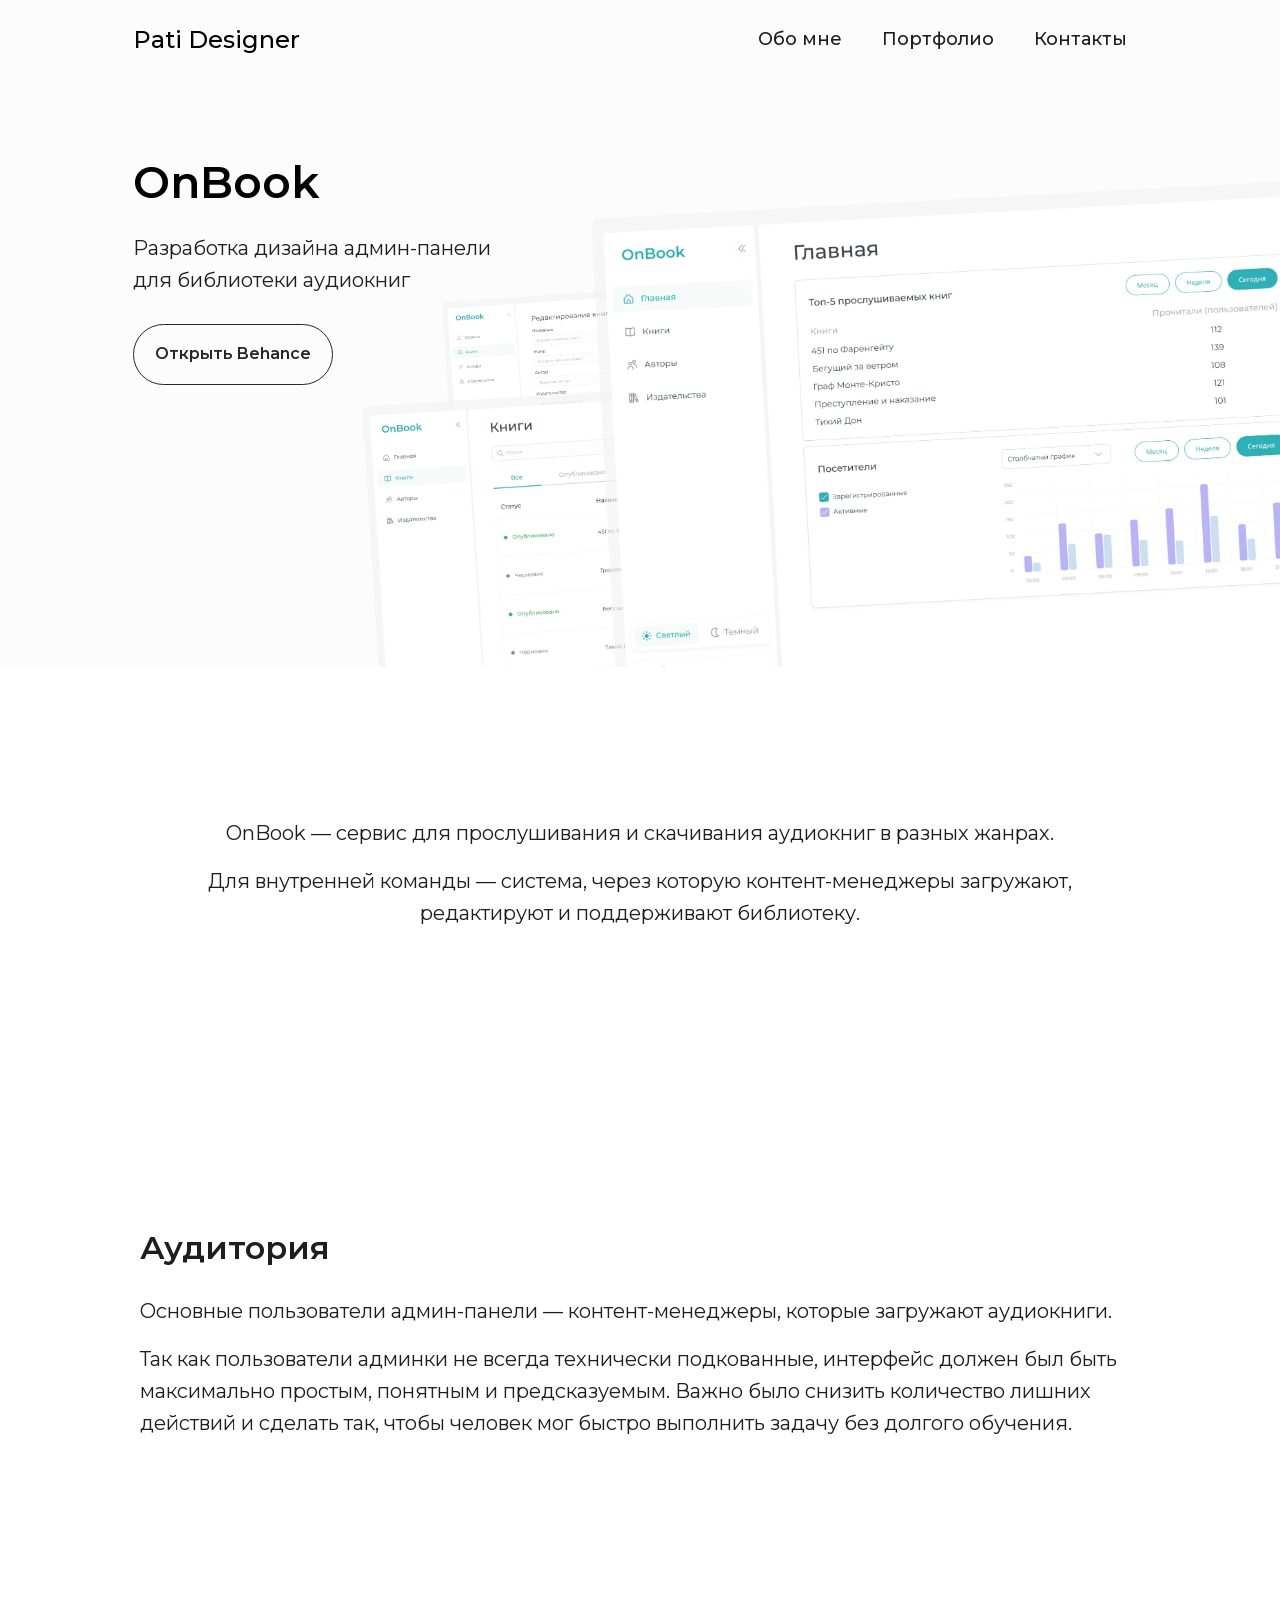
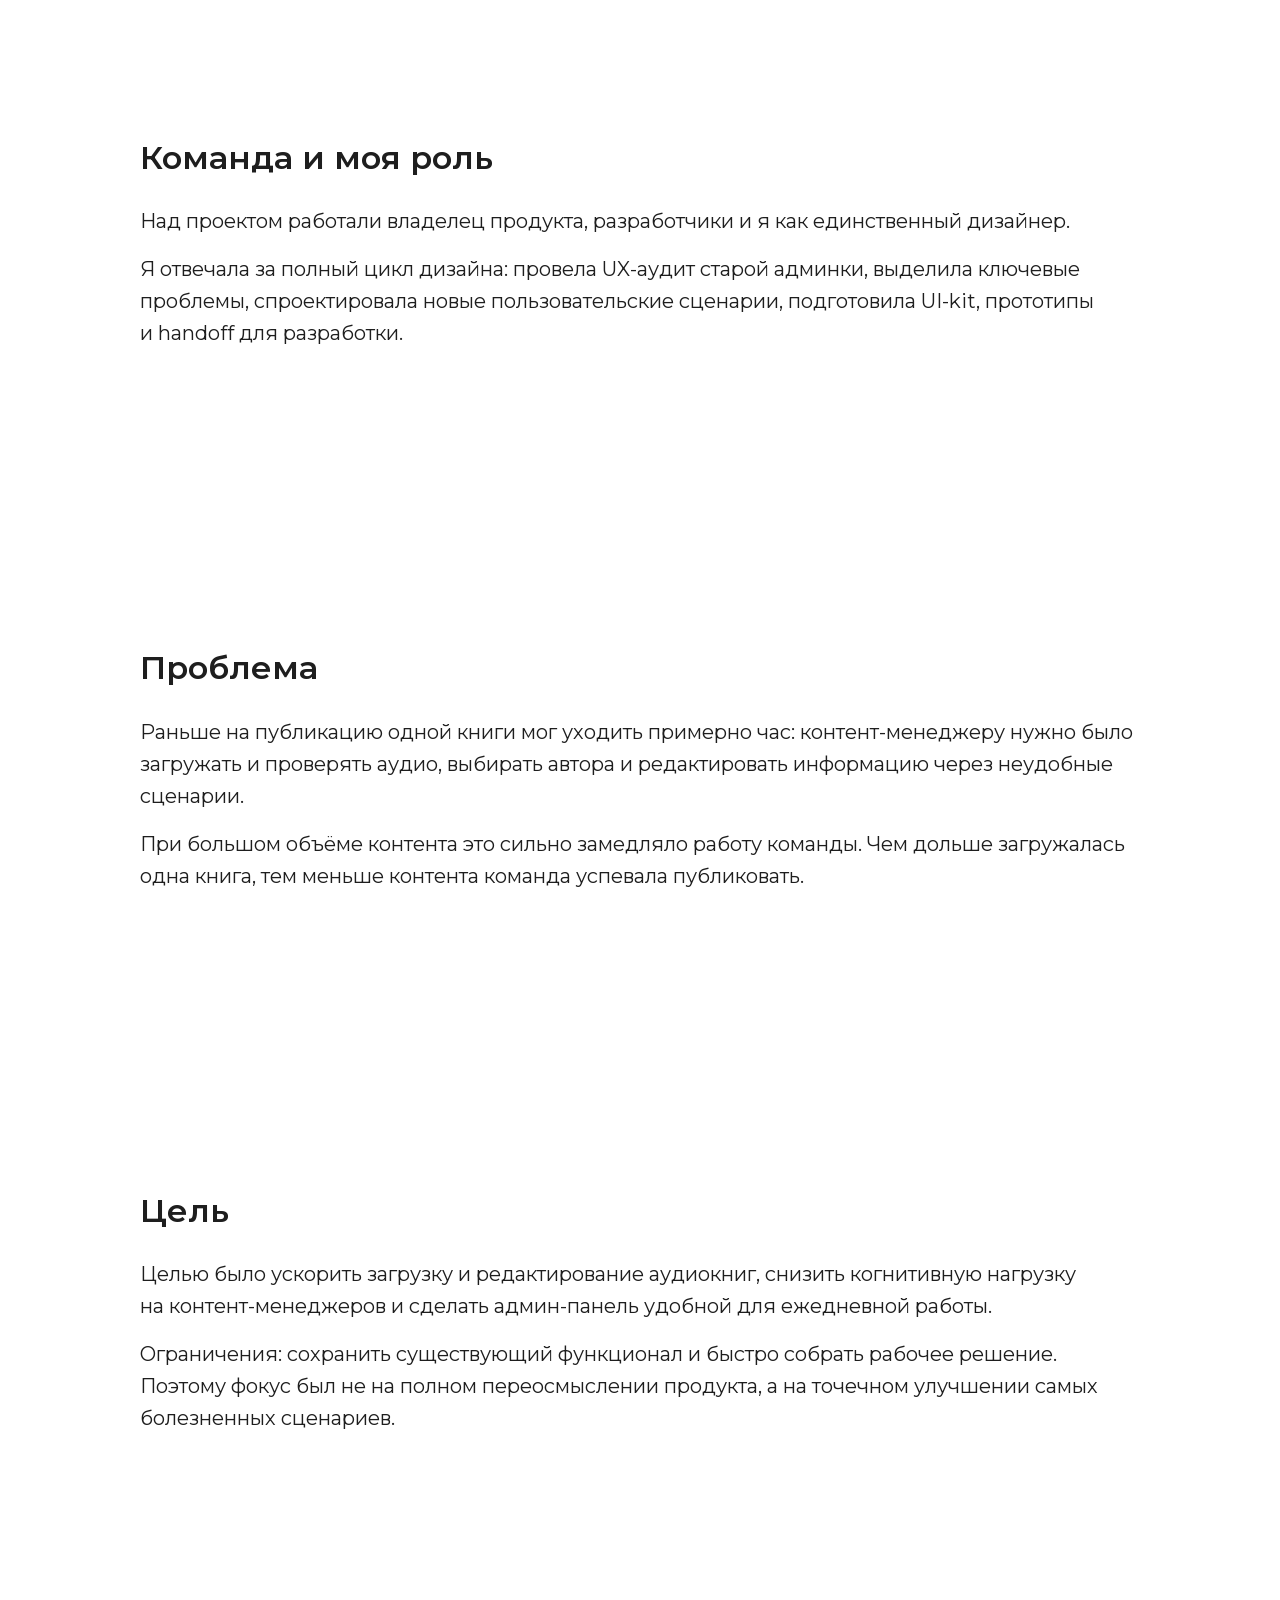
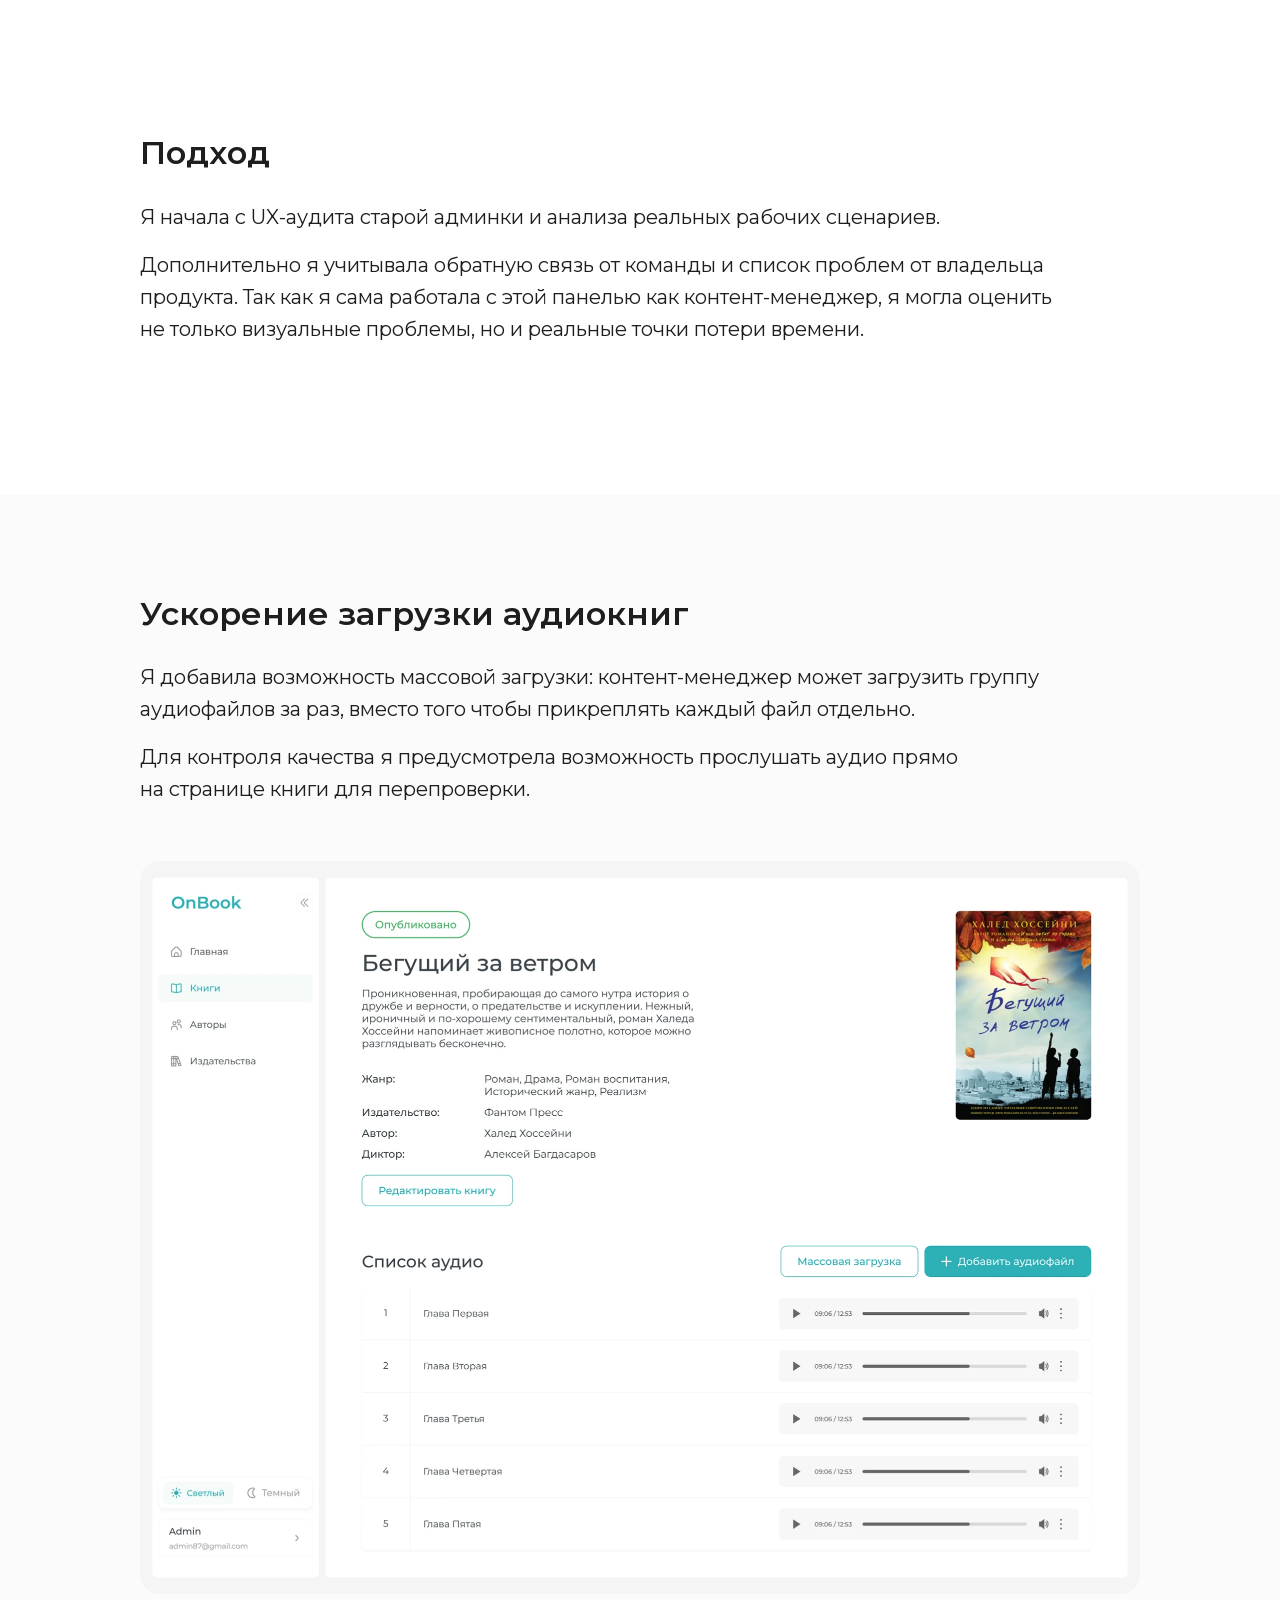
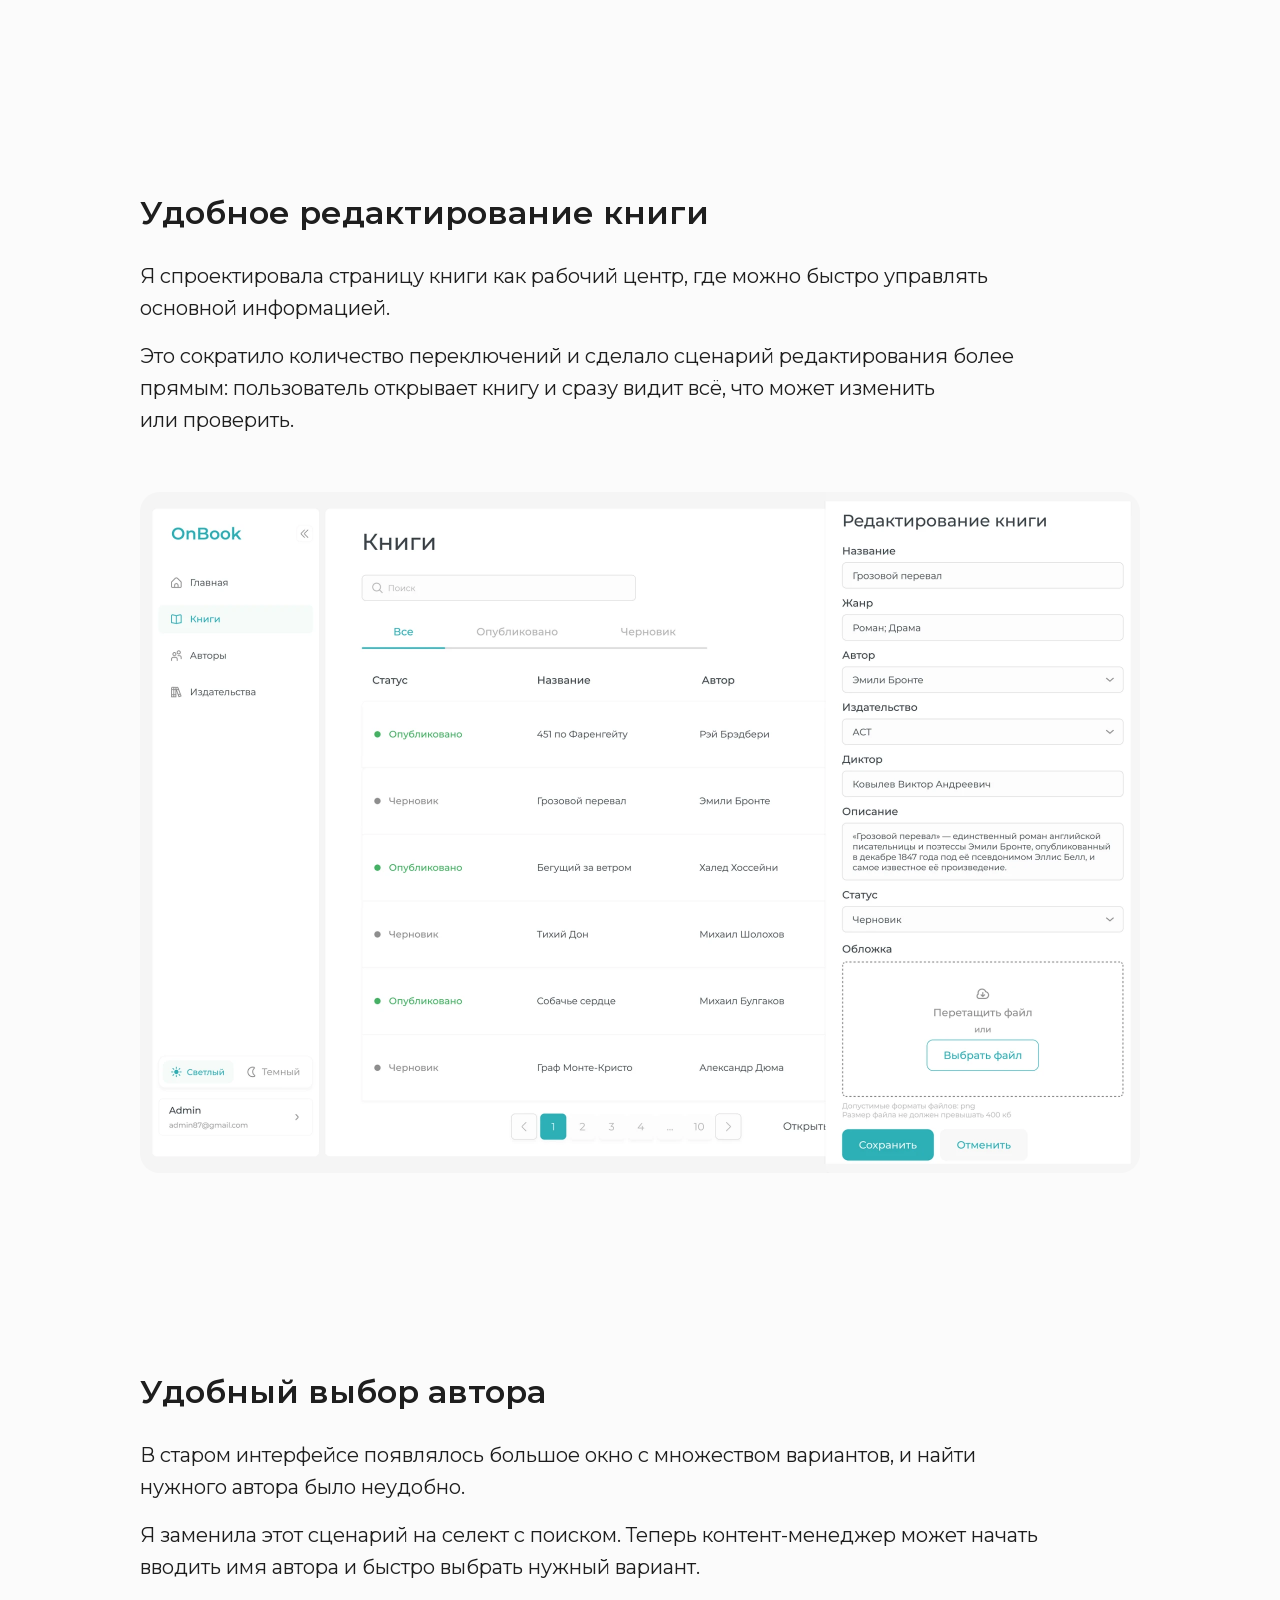
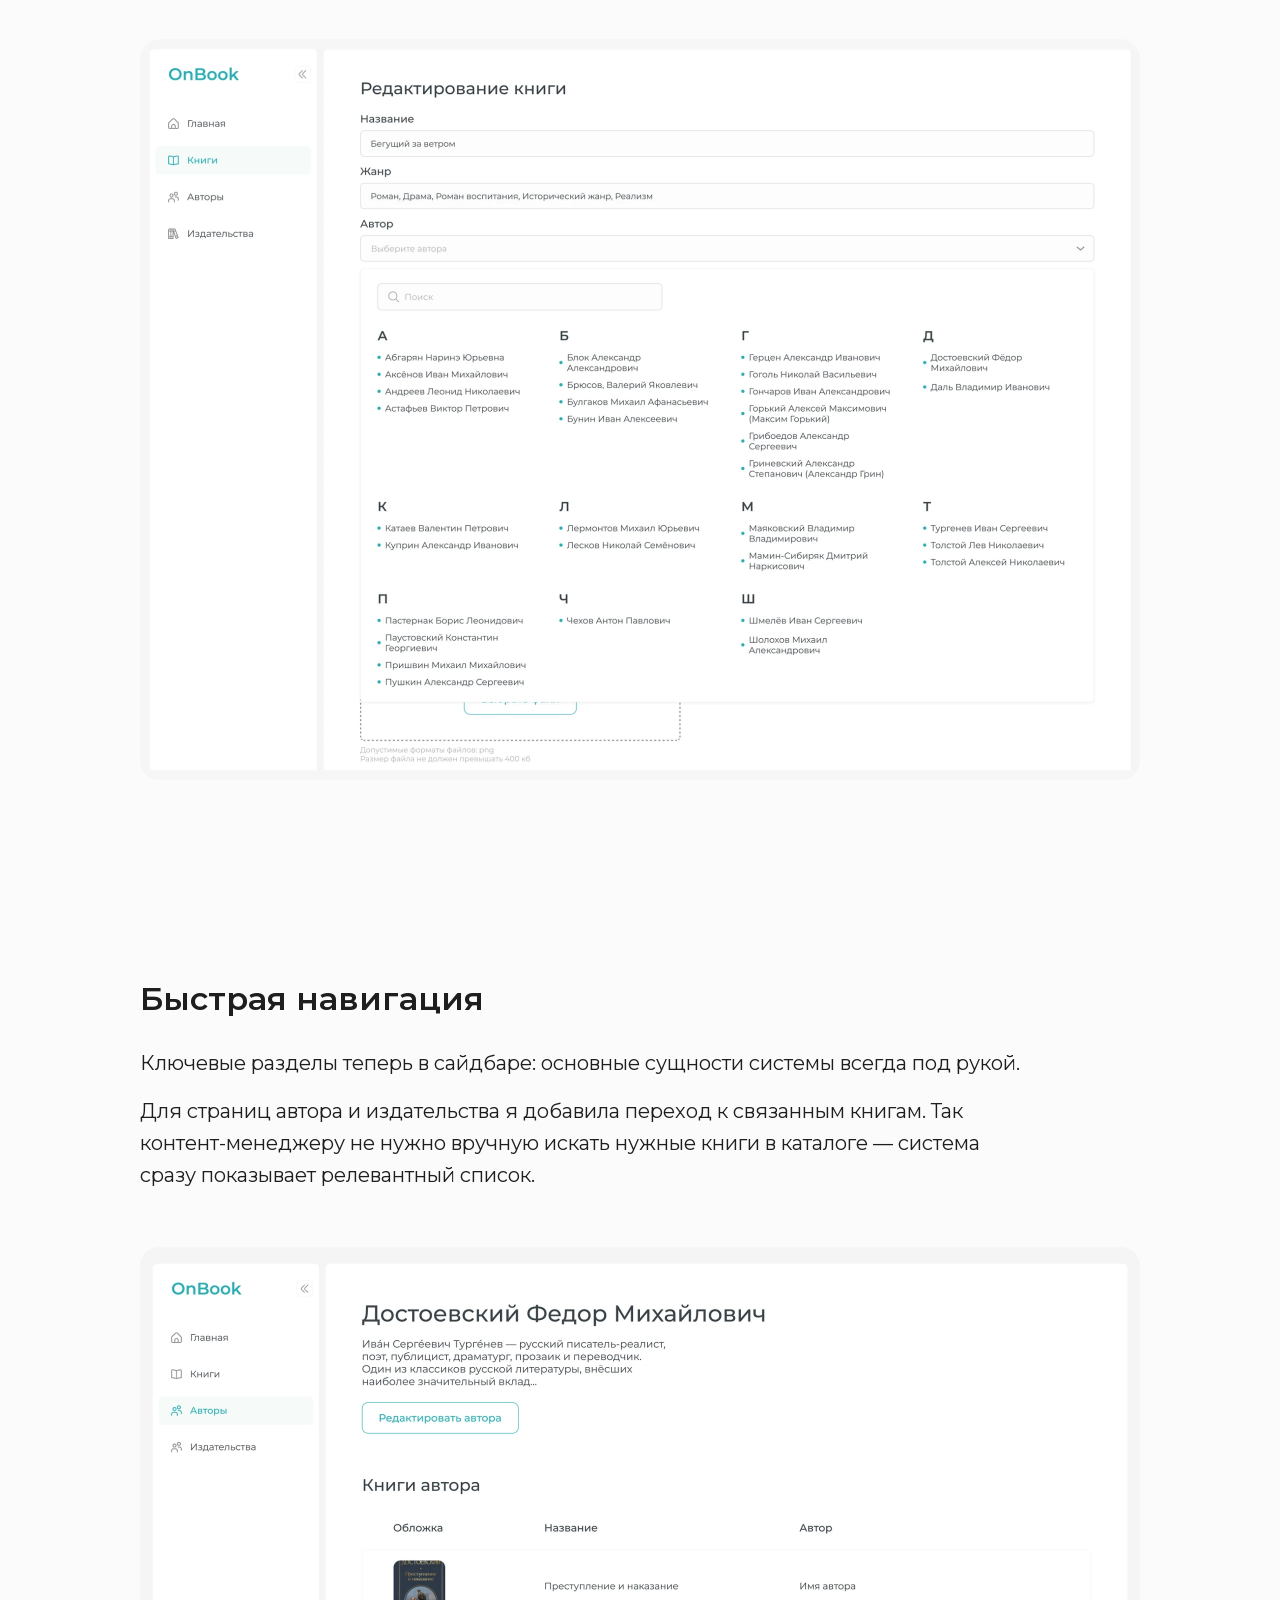
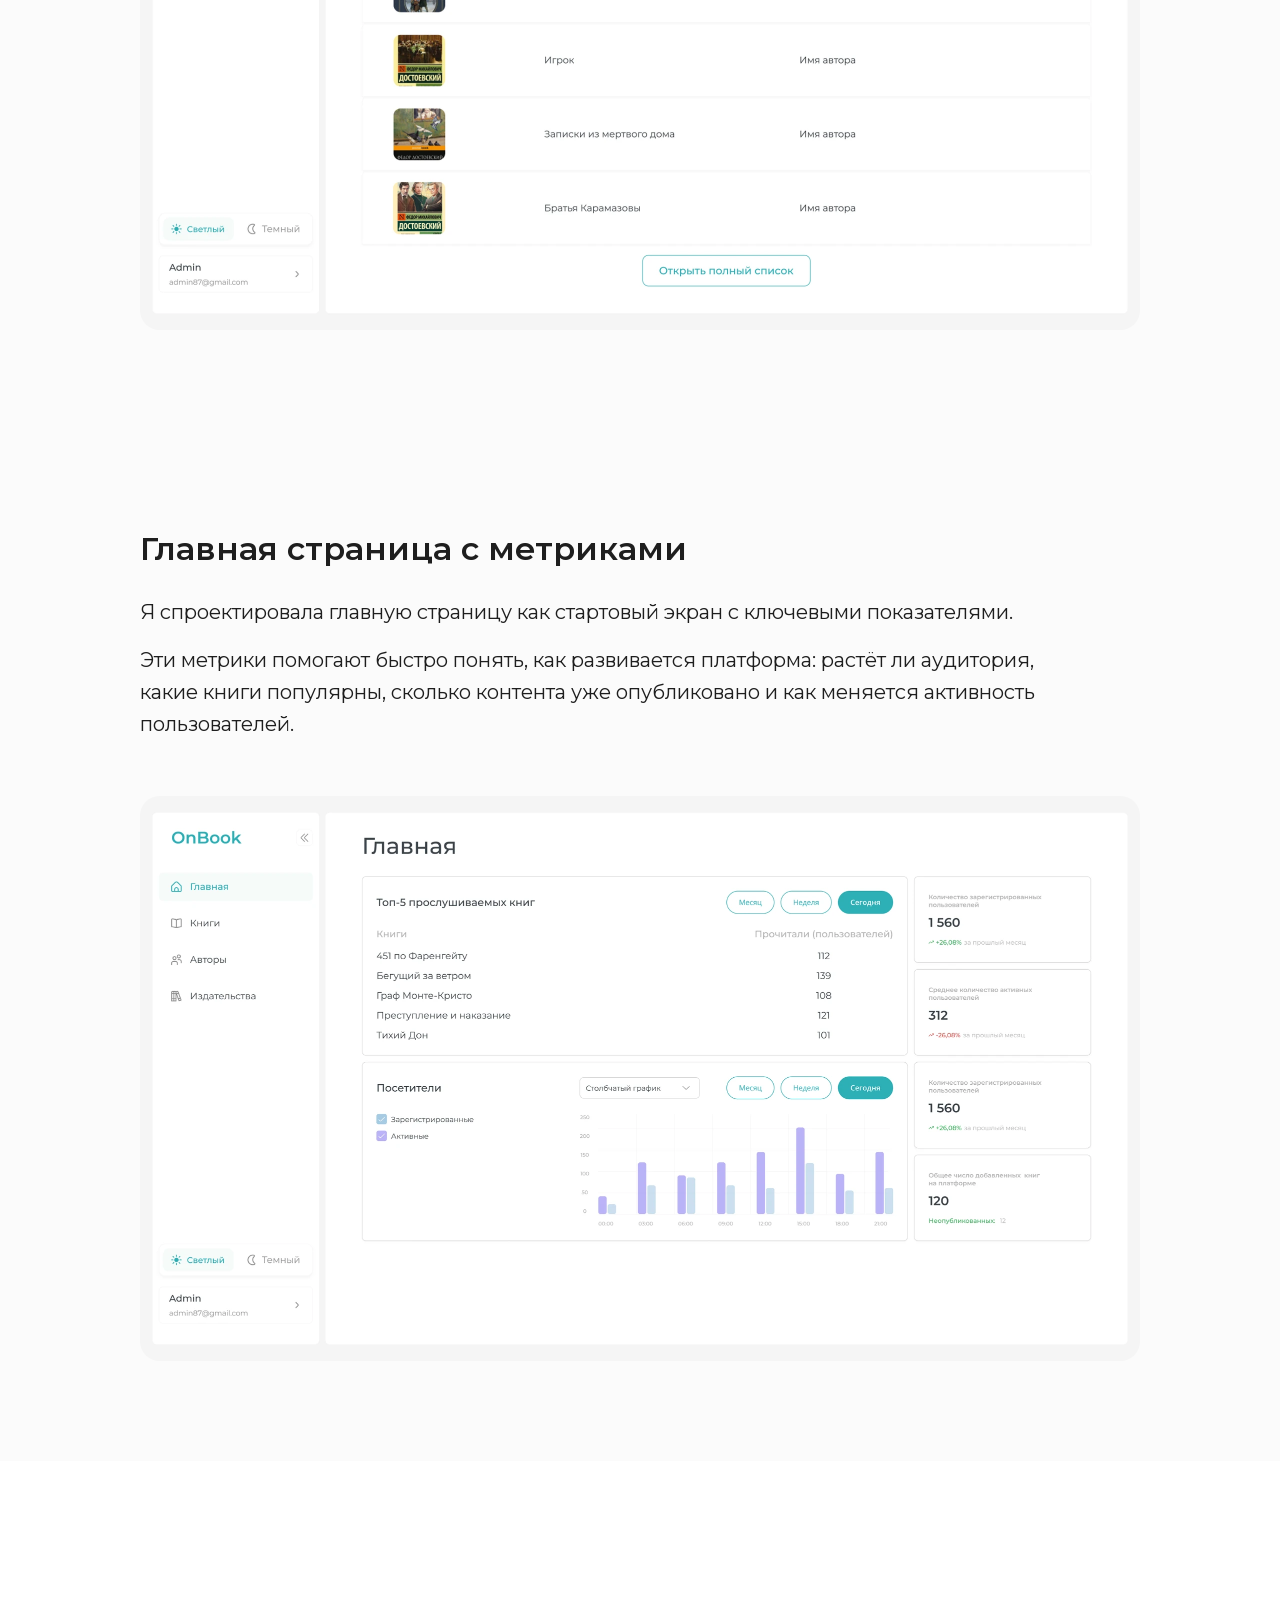
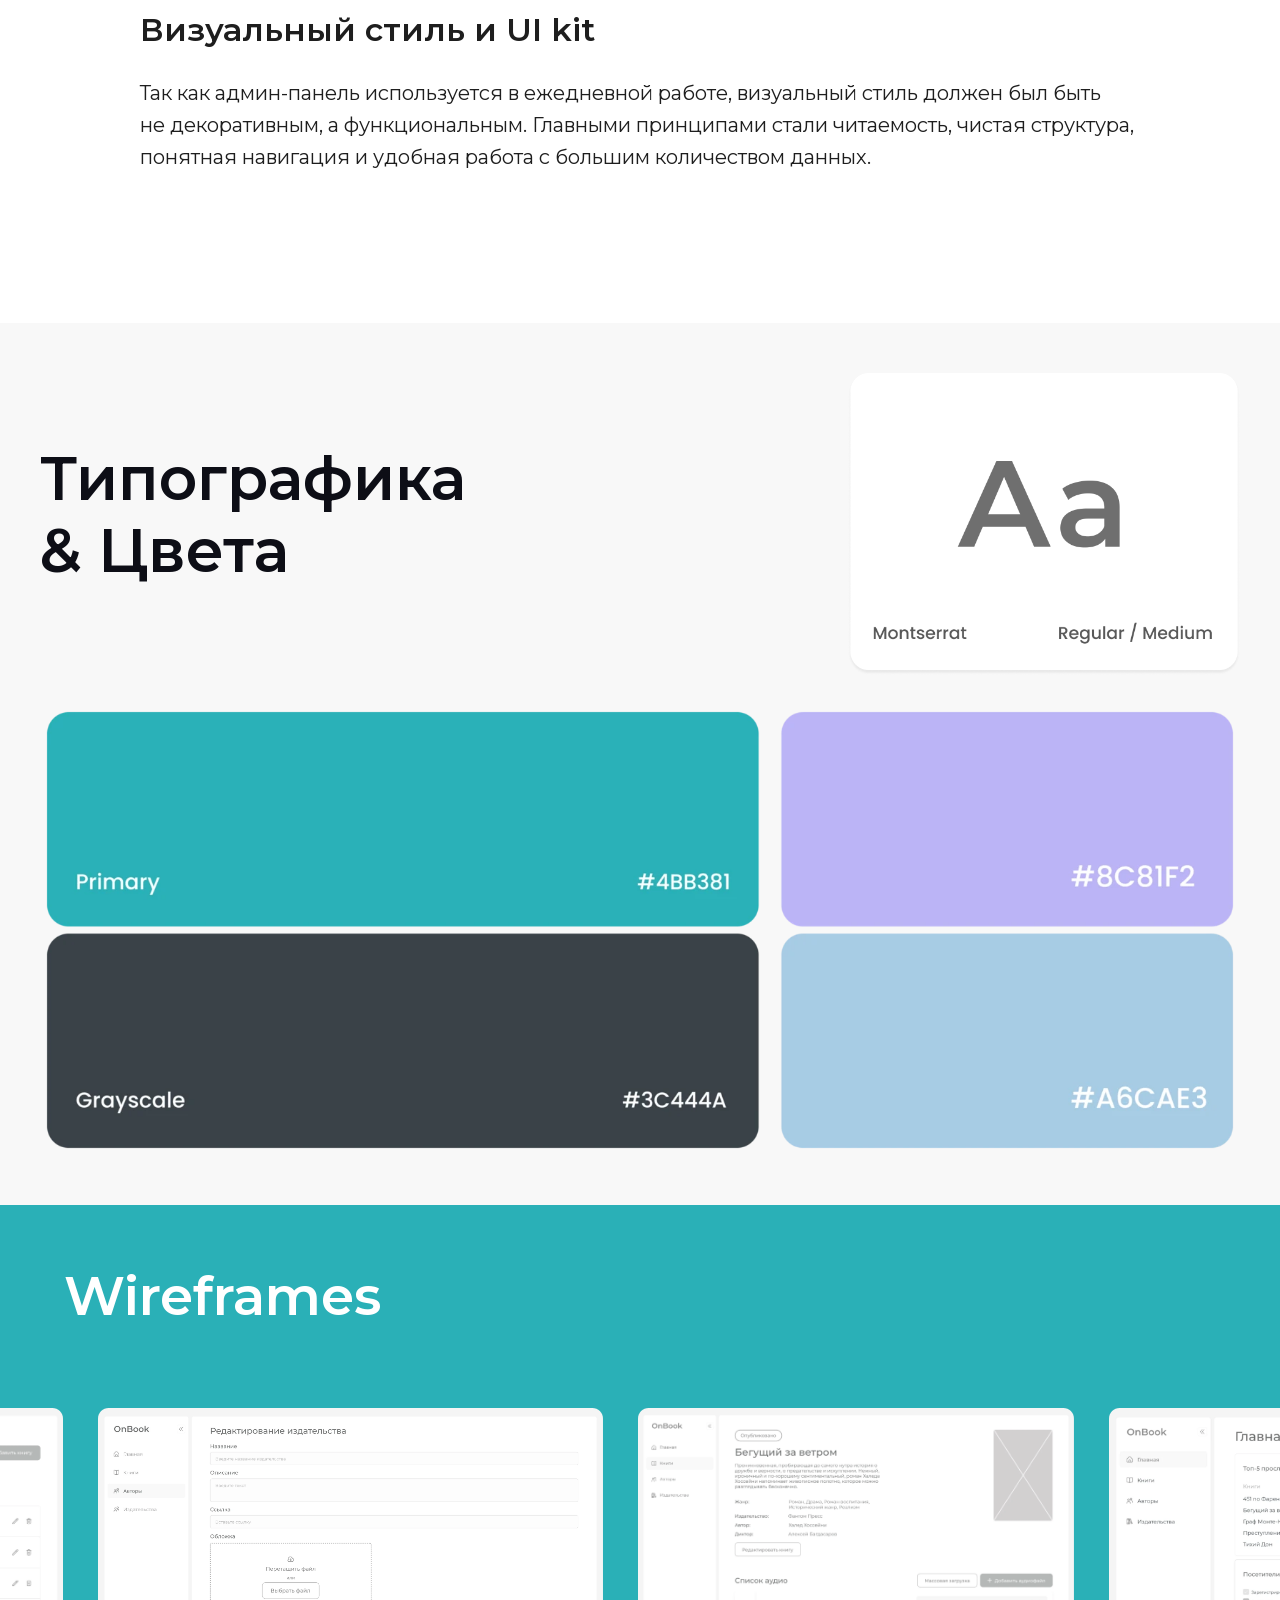
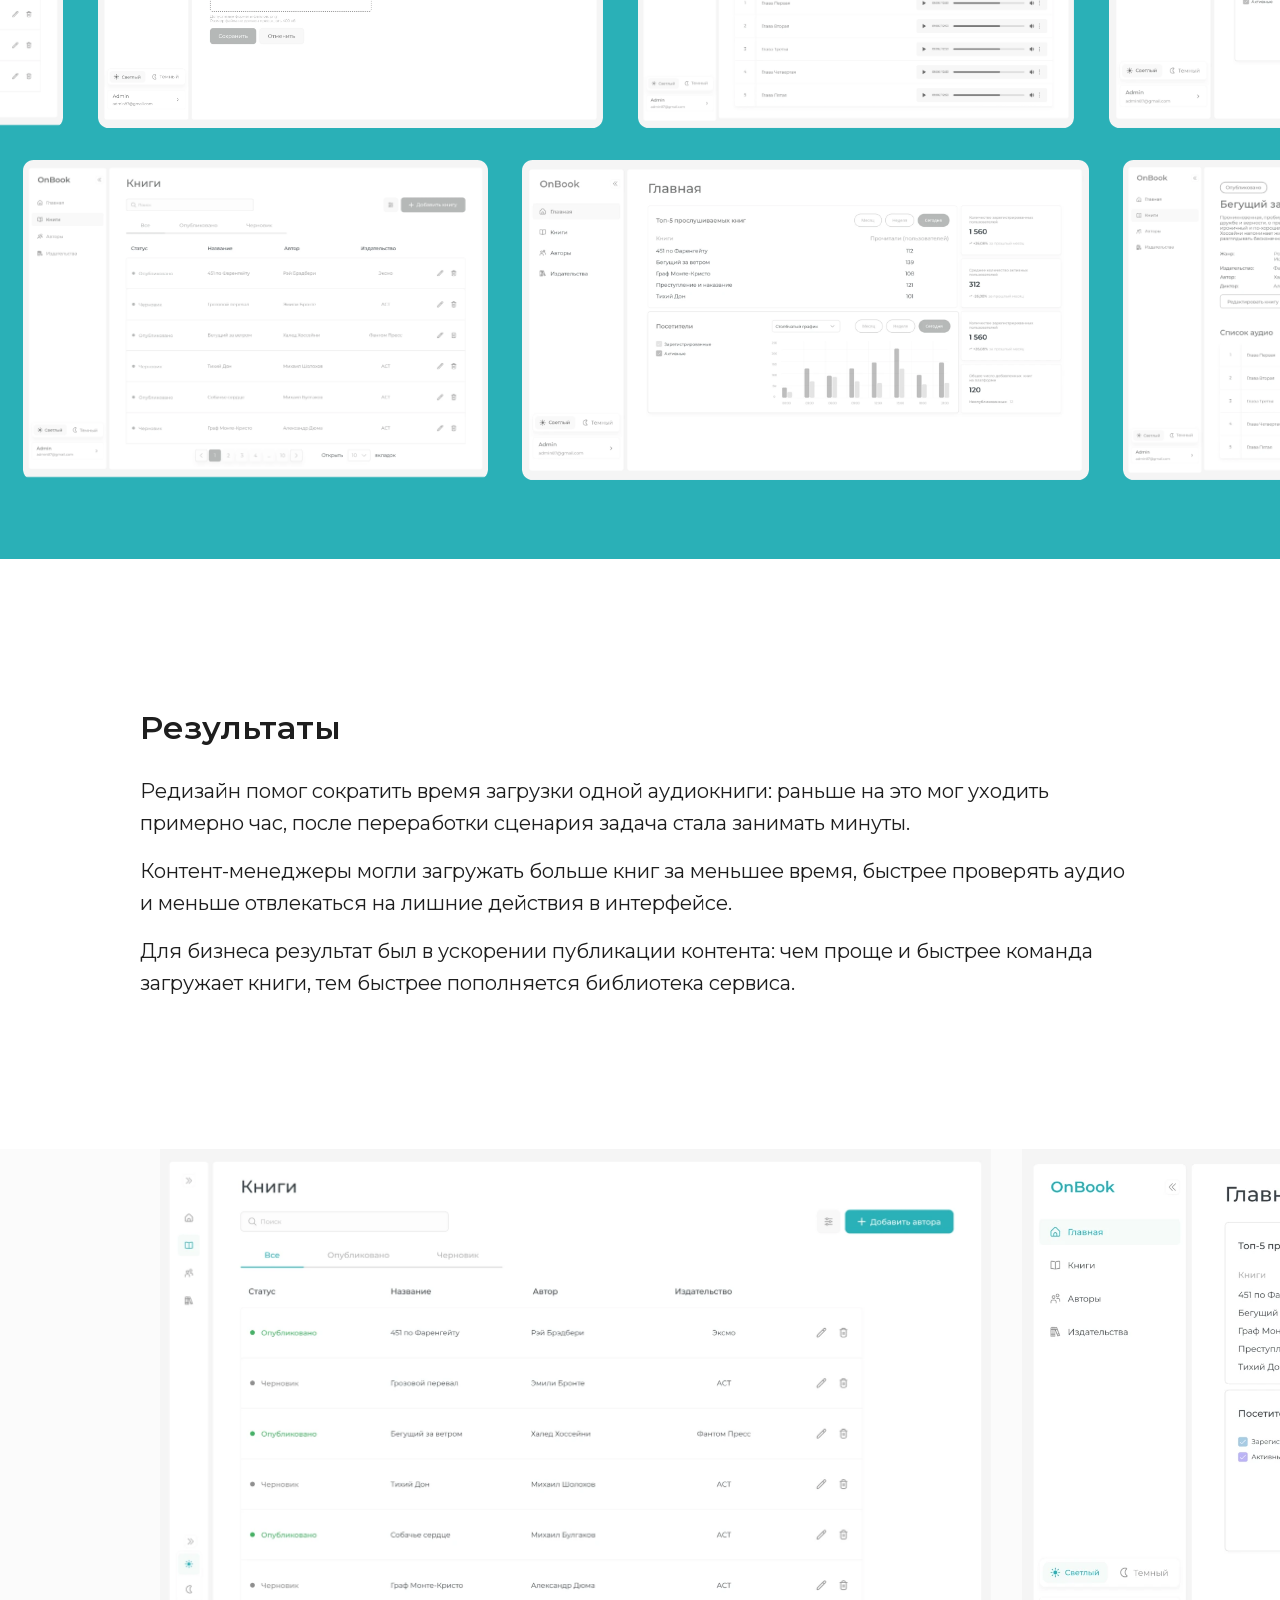
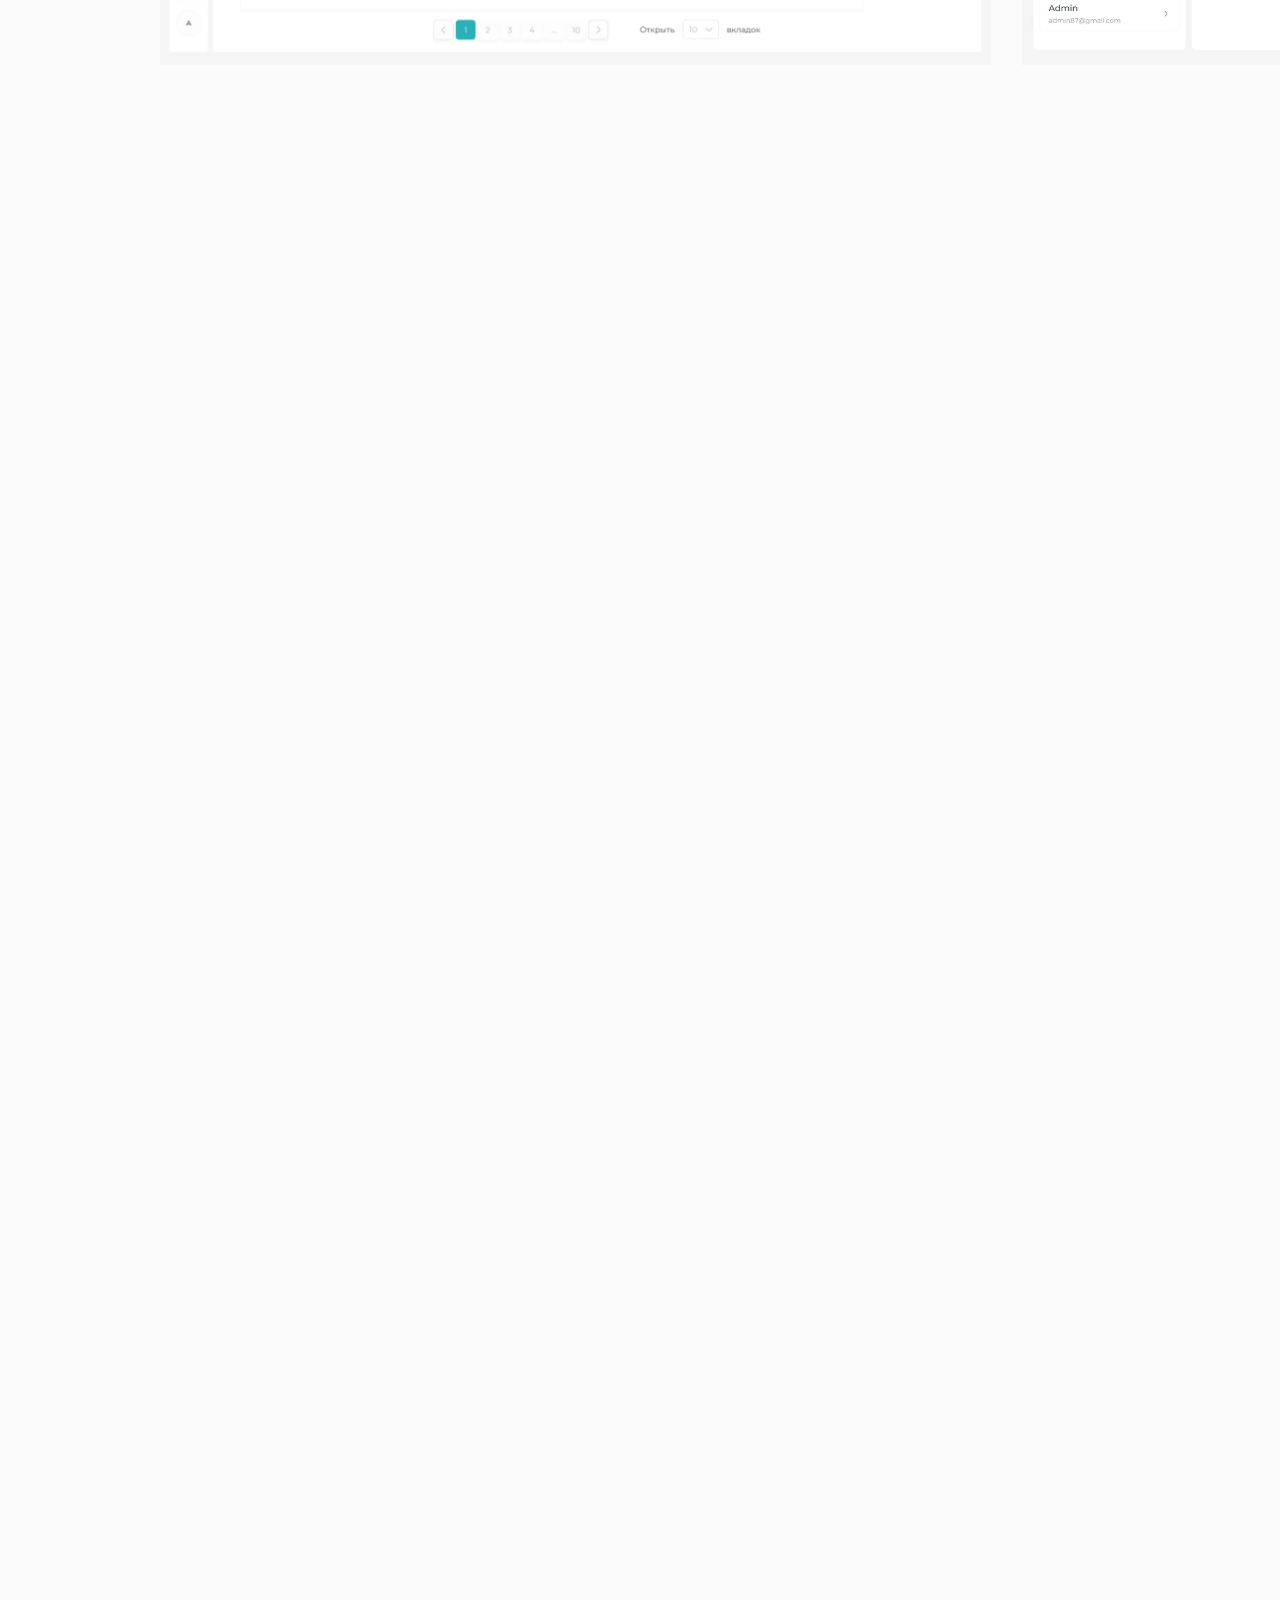
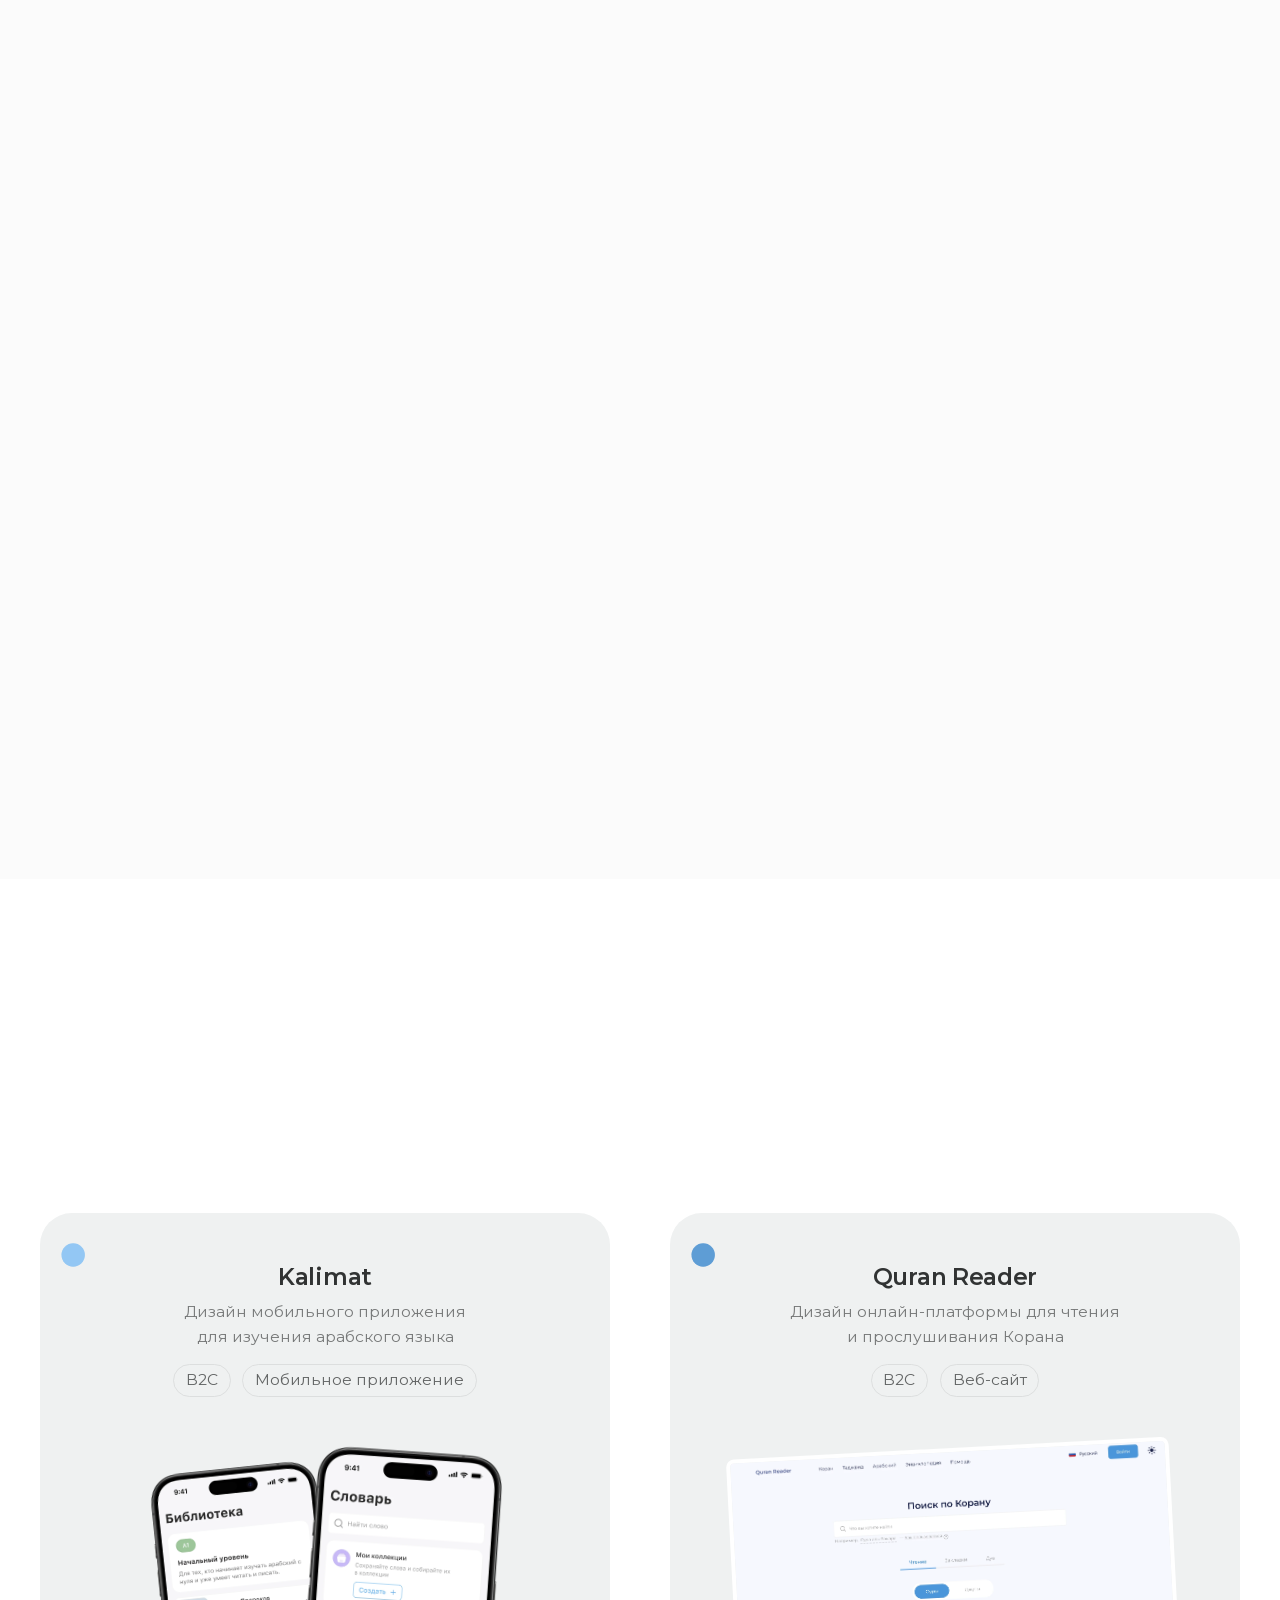
<file: onbook.html>
<!DOCTYPE html>
<html lang="ru">
<head>
  <meta charset="UTF-8">
  <meta name="viewport" content="width=device-width, initial-scale=1.0">
  <title>OnBook — админ-панель для аудиокниг | Pati Designer</title>
  <meta name="description" content="Кейс продуктового дизайнера: редизайн админ-панели для библиотеки аудиокниг. UX-аудит, сценарии, UI-kit.">

  <link rel="canonical" href="https://pati-designer.ru/onbook.html">

  <!-- Превью при отправке ссылки: заголовок, описание и адрес, без картинки -->
  <meta property="og:type" content="article">
  <meta property="og:site_name" content="Pati Designer">
  <meta property="og:locale" content="ru_RU">
  <meta property="og:url" content="https://pati-designer.ru/onbook.html">
  <meta property="og:title" content="OnBook — админ-панель для аудиокниг | Pati Designer">
  <meta property="og:description" content="Кейс продуктового дизайнера: редизайн админ-панели для библиотеки аудиокниг. UX-аудит, сценарии, UI-kit.">
  <meta name="twitter:card" content="summary">
  <meta name="twitter:title" content="OnBook — админ-панель для аудиокниг | Pati Designer">
  <meta name="twitter:description" content="Кейс продуктового дизайнера: редизайн админ-панели для библиотеки аудиокниг. UX-аудит, сценарии, UI-kit.">

  <!-- Иконка сайта -->
  <link rel="icon" href="favicon.svg" type="image/svg+xml">
  <link rel="icon" href="favicon-32.png" sizes="32x32" type="image/png">
  <link rel="icon" href="favicon.ico" sizes="16x16 32x32 48x48">
  <link rel="icon" href="favicon-120.png" sizes="120x120" type="image/png">
  <link rel="icon" href="favicon-192.png" sizes="192x192" type="image/png">
  <link rel="apple-touch-icon" href="apple-touch-icon.png">

  <!-- Шрифты -->
  <link rel="preload" href="fonts/montserrat/montserrat-cyrillic.woff2" as="font" type="font/woff2" crossorigin>
  <link rel="preload" href="fonts/montserrat/montserrat-latin.woff2" as="font" type="font/woff2" crossorigin>
  <link rel="stylesheet" href="css/fonts.css">

  <!-- Стили сайта -->
  <link rel="stylesheet" href="css/reset.css">
  <link rel="stylesheet" href="css/style.css">
  <link rel="stylesheet" href="css/components.css">
  <!-- Стили кейсов: общая система + раскладка этой страницы -->
  <link rel="stylesheet" href="css/case.css">
  <link rel="stylesheet" href="css/case-onbook.css">

</head>
<body>

  <!-- Кастомный курсор-стрелка -->
  <div id="pd-cursor" aria-hidden="true">
    <svg xmlns="http://www.w3.org/2000/svg" width="28" height="32" viewBox="0 0 28 32" fill="none">
      <path d="M3 0 L0 24 L8 17.5 L11.5 16 L20 16 Z"
            fill="#B3A1D1" stroke="white" stroke-width="2"
            stroke-linejoin="round" stroke-linecap="round"/>
    </svg>
  </div>

  <!-- Боковая навигация по кейсу -->
  <nav class="case-side-nav" aria-label="Навигация по кейсу">
    <ul class="case-side-nav__list">
      <li class="case-side-nav__item"><a href="#case-audience">аудитория</a></li>
      <li class="case-side-nav__item"><a href="#case-team">команда и&nbsp;моя роль</a></li>
      <li class="case-side-nav__item"><a href="#case-problem">проблема</a></li>
      <li class="case-side-nav__item"><a href="#case-goal">цель</a></li>
      <li class="case-side-nav__item"><a href="#case-research">подход</a></li>
      <li class="case-side-nav__item"><a href="#case-navigation">решения</a></li>
      <li class="case-side-nav__item"><a href="#case-results">результаты</a></li>
    </ul>
  </nav>


  <!-- Шапка — как на главной, ссылки ведут обратно на портфолио -->
  <header class="pd-nav" id="header">
    <div class="pd-nav__inner">
      <a href="index.html" class="pd-nav__logo">Pati Designer</a>
      <nav>
        <ul class="pd-nav__menu">
          <li><a href="index.html#about"     class="pd-nav__link">Обо мне</a></li>
          <li><a href="index.html#portfolio" class="pd-nav__link">Портфолио</a></li>
          <li><a href="index.html#contacts"  class="pd-nav__link">Контакты</a></li>
        </ul>
      </nav>
      <a href="index.html#contacts" class="pd-nav__cta btn btn--dark">Написать мне</a>
      <button class="pd-nav__burger" id="pd-nav__burger"
              aria-label="Открыть меню" aria-expanded="false">
        <span></span>
        <span></span>
        <span></span>
      </button>
    </div>
  </header>

  <!-- Меню на телефоне -->
  <div class="pd-nav-drawer" id="pd-nav-drawer" aria-hidden="true">
    <nav class="pd-nav-drawer__nav">
      <ul class="pd-nav-drawer__menu">
        <li><a href="index.html#about"     class="pd-nav-drawer__link">Обо мне</a></li>
        <li><a href="index.html#portfolio" class="pd-nav-drawer__link">Портфолио</a></li>
        <li><a href="index.html#contacts"  class="pd-nav-drawer__link">Контакты</a></li>
      </ul>
      <a href="https://t.me/pati_iman" target="_blank" rel="noopener" class="pd-nav-drawer__cta btn btn--dark">Написать мне</a>
    </nav>
  </div>

  <main class="case">

    <!-- ===== Первый экран — обложка OnBook ===== -->
    <section class="ob ob-cover ob-scaled" id="case-hero" data-nav-hide>
      <div class="ob-cover__head">
        <div class="ob-cover__intro" data-reveal="up" data-reveal-dur="2">
          <h1 class="case-hero__title">OnBook</h1>
          <div class="case-hero__lead">
            <p>Разработка дизайна <span class="nowrap">админ-панели</span> для&nbsp;библиотеки аудиокниг</p>
          </div>
        </div>
        <a class="case-btn case-hero__btn"
           href="https://www.behance.net/gallery/206151579/Bookmate-Dashboard-UIUX-Design"
           target="_blank" rel="noopener"
           data-reveal="up" data-reveal-dur="0.2" data-reveal-delay="1.5">Открыть Behance</a>
      </div>

      <div class="ob-cover__stage">
        <div class="ob-pic" style="--y:183; --x:414; --w:402;" data-reveal="from-left">
          <img src="images/case-onbook/cover-empty-state.webp" alt="Пустое состояние раздела">
        </div>
        <div class="ob-pic" style="--y:272; --x:339; --w:563;" data-reveal="from-left">
          <img src="images/case-onbook/cover-books.webp" alt="Список книг">
        </div>
        <div class="ob-pic ob-pic--lead" style="--y:84; --x:554; --w:646;" data-reveal="from-left">
          <img src="images/case-onbook/cover-dashboard.webp" alt="Главный экран дашборда">
        </div>
      </div>

    </section>

    <!-- ===== Вводный текст ===== -->
    <section class="case-section case-section--center" id="case-intro">
      <div class="case-section__inner">
        <p class="case-text">
          OnBook&nbsp;— сервис для&nbsp;прослушивания и&nbsp;скачивания аудиокниг в&nbsp;разных жанрах.
        </p>
        <p class="case-text">
          Для&nbsp;внутренней команды&nbsp;— система, через которую контент-менеджеры загружают,
          редактируют и&nbsp;поддерживают библиотеку.
        </p>
      </div>
    </section>

    <!-- ===== Аудитория ===== -->
    <section class="case-section" id="case-audience">
      <div class="case-section__inner">
        <h2 class="case-h2 case-section__title">Аудитория</h2>
        <p class="case-text">Основные пользователи админ-панели&nbsp;— контент-менеджеры, которые загружают аудиокниги.</p>
        <p class="case-text">Так как&nbsp;пользователи админки не&nbsp;всегда технически подкованные, интерфейс должен был быть максимально простым, понятным и&nbsp;предсказуемым. Важно было снизить количество лишних действий и&nbsp;сделать так, чтобы человек мог быстро выполнить задачу без&nbsp;долгого обучения.</p>
      </div>
    </section>

    <!-- ===== Команда и моя роль ===== -->
    <section class="case-section" id="case-team">
      <div class="case-section__inner">
        <h2 class="case-h2 case-section__title">Команда и&nbsp;моя роль</h2>
        <p class="case-text">Над&nbsp;проектом работали владелец продукта, разработчики и&nbsp;я&nbsp;как&nbsp;единственный дизайнер.</p>
        <p class="case-text">Я&nbsp;отвечала за&nbsp;полный цикл дизайна: провела UX-аудит старой админки, выделила ключевые проблемы, спроектировала новые пользовательские сценарии, подготовила UI-kit, прототипы и&nbsp;handoff для&nbsp;разработки.</p>
      </div>
    </section>

    <!-- ===== Проблема ===== -->
    <section class="case-section" id="case-problem">
      <div class="case-section__inner">
        <h2 class="case-h2 case-section__title">Проблема</h2>
        <p class="case-text">Раньше на&nbsp;публикацию одной книги мог уходить примерно час: контент-менеджеру нужно было загружать и&nbsp;проверять аудио, выбирать автора и&nbsp;редактировать информацию через неудобные сценарии.</p>
        <p class="case-text">При&nbsp;большом объёме контента это&nbsp;сильно замедляло работу команды. Чем дольше загружалась одна книга, тем меньше контента команда успевала публиковать.</p>
      </div>
    </section>

    <!-- ===== Цель ===== -->
    <section class="case-section" id="case-goal">
      <div class="case-section__inner">
        <h2 class="case-h2 case-section__title">Цель</h2>
        <p class="case-text">Целью было ускорить загрузку и&nbsp;редактирование аудиокниг, снизить когнитивную нагрузку на&nbsp;контент-менеджеров и&nbsp;сделать админ-панель удобной для&nbsp;ежедневной работы.</p>
        <p class="case-text">Ограничения: сохранить существующий функционал и&nbsp;быстро собрать рабочее решение. Поэтому фокус был не&nbsp;на&nbsp;полном переосмыслении продукта, а&nbsp;на&nbsp;точечном улучшении самых болезненных сценариев.</p>
      </div>
    </section>

    <!-- ===== Подход ===== -->
    <section class="case-section" id="case-research">
      <div class="case-section__inner">
        <h2 class="case-h2 case-section__title">Подход</h2>
        <p class="case-text">Я&nbsp;начала с&nbsp;UX-аудита старой админки и&nbsp;анализа реальных рабочих сценариев.</p>
        <p class="case-text">Дополнительно я&nbsp;учитывала обратную связь от&nbsp;команды и&nbsp;список проблем от&nbsp;владельца продукта. Так как&nbsp;я&nbsp;сама работала с&nbsp;этой панелью как&nbsp;контент-менеджер, я&nbsp;могла оценить не&nbsp;только визуальные проблемы, но&nbsp;и&nbsp;реальные точки потери времени.</p>
      </div>
    </section>

    <!-- ===== Решение 1. Ускорение загрузки аудиокниг ===== -->
    <section class="case-solution" id="case-navigation">
      <div class="case-solution__inner">
        <div class="case-solution__text" data-reveal="from-left">
          <h2 class="case-h2">Ускорение загрузки аудиокниг</h2>
          <div class="case-solution__body">
            <p class="case-text">Я&nbsp;добавила возможность массовой загрузки: контент-менеджер может загрузить группу аудиофайлов за&nbsp;раз, вместо того чтобы прикреплять каждый файл отдельно.</p>
            <p class="case-text">Для&nbsp;контроля качества я&nbsp;предусмотрела возможность прослушать аудио прямо на&nbsp;странице книги для&nbsp;перепроверки.</p>
          </div>
        </div>
        <div class="case-solution__shot" data-reveal="zoom">
          <img src="images/case-onbook/feature-book.webp" alt="Страница книги со списком аудио" loading="lazy">
        </div>
      </div>
    </section>

    <!-- ===== Решение 2. Удобное редактирование книги ===== -->
    <section class="case-solution" id="case-edit">
      <div class="case-solution__inner">
        <div class="case-solution__text" data-reveal="from-left">
          <h2 class="case-h2">Удобное редактирование книги</h2>
          <div class="case-solution__body">
            <p class="case-text">Я&nbsp;спроектировала страницу книги как&nbsp;рабочий центр, где можно быстро управлять основной информацией.</p>
            <p class="case-text">Это&nbsp;сократило количество переключений и&nbsp;сделало сценарий редактирования более прямым: пользователь открывает книгу и&nbsp;сразу видит всё, что&nbsp;может изменить или&nbsp;проверить.</p>
          </div>
        </div>
        <div class="case-solution__shot" data-reveal="zoom">
          <img src="images/case-onbook/feature-edit.webp" alt="Страница редактирования книги" loading="lazy">
        </div>
      </div>
    </section>

    <!-- ===== Решение 3. Удобный выбор автора ===== -->
    <section class="case-solution" id="case-author">
      <div class="case-solution__inner">
        <div class="case-solution__text" data-reveal="from-left">
          <h2 class="case-h2">Удобный выбор автора</h2>
          <div class="case-solution__body">
            <p class="case-text">В&nbsp;старом интерфейсе появлялось большое окно с&nbsp;множеством вариантов, и&nbsp;найти нужного автора было неудобно.</p>
            <p class="case-text">Я&nbsp;заменила этот сценарий на&nbsp;селект с&nbsp;поиском. Теперь контент-менеджер может начать вводить имя автора и&nbsp;быстро выбрать нужный вариант.</p>
          </div>
        </div>
        <div class="case-solution__shot" data-reveal="zoom">
          <img src="images/case-onbook/feature-author-select.webp" alt="Селект с поиском по авторам" loading="lazy">
        </div>
      </div>
    </section>

    <!-- ===== Решение 4. Быстрая навигация ===== -->
    <section class="case-solution" id="case-sidebar">
      <div class="case-solution__inner">
        <div class="case-solution__text" data-reveal="from-left">
          <h2 class="case-h2">Быстрая навигация</h2>
          <div class="case-solution__body">
            <p class="case-text">Ключевые разделы теперь в&nbsp;сайдбаре: основные сущности системы всегда под&nbsp;рукой.</p>
            <p class="case-text">Для&nbsp;страниц автора и&nbsp;издательства я&nbsp;добавила переход к&nbsp;связанным книгам. Так контент-менеджеру не&nbsp;нужно вручную искать нужные книги в&nbsp;каталоге&nbsp;— система сразу показывает релевантный список.</p>
          </div>
        </div>
        <div class="case-solution__shot" data-reveal="zoom">
          <img src="images/case-onbook/feature-author.webp" alt="Страница автора со связанными книгами" loading="lazy">
        </div>
      </div>
    </section>

    <!-- ===== Решение 5. Главная страница с метриками ===== -->
    <section class="case-solution" id="case-dashboard">
      <div class="case-solution__inner">
        <div class="case-solution__text" data-reveal="from-left">
          <h2 class="case-h2">Главная страница с&nbsp;метриками</h2>
          <div class="case-solution__body">
            <p class="case-text">Я&nbsp;спроектировала главную страницу как&nbsp;стартовый экран с&nbsp;ключевыми показателями.</p>
            <p class="case-text">Эти метрики помогают быстро понять, как&nbsp;развивается платформа: растёт ли аудитория, какие книги популярны, сколько контента уже опубликовано и&nbsp;как&nbsp;меняется активность пользователей.</p>
          </div>
        </div>
        <div class="case-solution__shot" data-reveal="zoom">
          <img src="images/case-onbook/feature-dashboard.webp" alt="Главная страница с метриками" loading="lazy">
        </div>
      </div>
    </section>

    <!-- ===== Визуальный стиль и UI kit ===== -->
    <section class="case-section" id="case-hypotheses">
      <div class="case-section__inner">
        <h2 class="case-h2 case-section__title">Визуальный стиль и&nbsp;UI kit</h2>
        <p class="case-text">Так как&nbsp;админ-панель используется в&nbsp;ежедневной работе, визуальный стиль должен был быть не&nbsp;декоративным, а&nbsp;функциональным. Главными принципами стали читаемость, чистая структура, понятная навигация и&nbsp;удобная работа с&nbsp;большим количеством данных.</p>
      </div>
    </section>

    <!-- ===== Типографика и цвета ===== -->
    <section class="ob ob-section ob-type" id="ob-type">
      <div class="ob-section__inner" style="--h:882;">
        <h2 class="ob-type__title" data-reveal="from-right">Типографика<br>&amp; Цвета</h2>
        <div class="ob-pic" style="--y:50; --x:808; --w:392;" data-reveal="from-left">
          <img src="images/case-onbook/typography.png" alt="Шрифт Montserrat: начертания" loading="lazy">
        </div>
        <div class="ob-pic" style="--y:382; --x:0; --w:1200;" data-reveal="up">
          <img src="images/case-onbook/colors.webp" alt="Цветовая палитра проекта" loading="lazy">
        </div>
      </div>
    </section>

    <!-- ===== Wireframes ===== -->
    <section class="ob ob-section ob-wire ob-scaled" id="ob-wire" data-nav-hide>
      <div class="ob-section__inner" style="--h:894;">
        <div class="ob-shape" data-reveal="up"
             style="--top:0; --w:1400; --sh:894; --r-top:100; --r-bot:100; --bg:#2ab0b7;"></div>
        <h2 class="ob-title" style="--y:60; --x:60; --fs:50;" data-reveal="from-right">Wireframes</h2>
        <div class="ob-marquee" style="--y:190; --start:-376;" aria-hidden="true">
          <div class="ob-marquee__track" style="--period:1979.15; --speed:13.96s;">
            <img src="images/case-onbook/wire-1.webp" width="2444" height="1684" alt="" loading="lazy">
            <img src="images/case-onbook/wire-3.webp" width="2752" height="1740" alt="" loading="lazy">
            <img src="images/case-onbook/wire-2.webp" width="2298" height="1683" alt="" loading="lazy">
            <img src="images/case-onbook/wire-4.webp" width="1680" height="948" alt="" loading="lazy">
            <img src="images/case-onbook/wire-1.webp" width="2444" height="1684" alt="" loading="lazy">
            <img src="images/case-onbook/wire-3.webp" width="2752" height="1740" alt="" loading="lazy">
            <img src="images/case-onbook/wire-2.webp" width="2298" height="1683" alt="" loading="lazy">
            <img src="images/case-onbook/wire-4.webp" width="1680" height="948" alt="" loading="lazy">
            <img src="images/case-onbook/wire-1.webp" width="2444" height="1684" alt="" loading="lazy">
            <img src="images/case-onbook/wire-3.webp" width="2752" height="1740" alt="" loading="lazy">
            <img src="images/case-onbook/wire-2.webp" width="2298" height="1683" alt="" loading="lazy">
            <img src="images/case-onbook/wire-4.webp" width="1680" height="948" alt="" loading="lazy">
            <img src="images/case-onbook/wire-1.webp" width="2444" height="1684" alt="" loading="lazy">
            <img src="images/case-onbook/wire-3.webp" width="2752" height="1740" alt="" loading="lazy">
            <img src="images/case-onbook/wire-2.webp" width="2298" height="1683" alt="" loading="lazy">
            <img src="images/case-onbook/wire-4.webp" width="1680" height="948" alt="" loading="lazy">
          </div>
        </div>
        <div class="ob-marquee" style="--y:520; --start:-485;" aria-hidden="true">
          <div class="ob-marquee__track" style="--period:1979.15; --speed:13.96s;">
            <img src="images/case-onbook/wire-3.webp" width="2752" height="1740" alt="" loading="lazy">
            <img src="images/case-onbook/wire-1.webp" width="2444" height="1684" alt="" loading="lazy">
            <img src="images/case-onbook/wire-4.webp" width="1680" height="948" alt="" loading="lazy">
            <img src="images/case-onbook/wire-2.webp" width="2298" height="1683" alt="" loading="lazy">
            <img src="images/case-onbook/wire-3.webp" width="2752" height="1740" alt="" loading="lazy">
            <img src="images/case-onbook/wire-1.webp" width="2444" height="1684" alt="" loading="lazy">
            <img src="images/case-onbook/wire-4.webp" width="1680" height="948" alt="" loading="lazy">
            <img src="images/case-onbook/wire-2.webp" width="2298" height="1683" alt="" loading="lazy">
            <img src="images/case-onbook/wire-3.webp" width="2752" height="1740" alt="" loading="lazy">
            <img src="images/case-onbook/wire-1.webp" width="2444" height="1684" alt="" loading="lazy">
            <img src="images/case-onbook/wire-4.webp" width="1680" height="948" alt="" loading="lazy">
            <img src="images/case-onbook/wire-2.webp" width="2298" height="1683" alt="" loading="lazy">
            <img src="images/case-onbook/wire-3.webp" width="2752" height="1740" alt="" loading="lazy">
            <img src="images/case-onbook/wire-1.webp" width="2444" height="1684" alt="" loading="lazy">
            <img src="images/case-onbook/wire-4.webp" width="1680" height="948" alt="" loading="lazy">
            <img src="images/case-onbook/wire-2.webp" width="2298" height="1683" alt="" loading="lazy">
          </div>
        </div>
      </div>
    </section>

    <!-- ===== Результаты ===== -->
    <section class="case-section" id="case-results">
      <div class="case-section__inner">
        <h2 class="case-h2 case-section__title">Результаты</h2>
        <p class="case-text">Редизайн помог сократить время загрузки одной аудиокниги: раньше на&nbsp;это&nbsp;мог уходить примерно час, после переработки сценария задача стала занимать минуты.</p>
        <p class="case-text">Контент-менеджеры могли загружать больше книг за&nbsp;меньшее время, быстрее проверять аудио и&nbsp;меньше отвлекаться на&nbsp;лишние действия в&nbsp;интерфейсе.</p>
        <p class="case-text">Для&nbsp;бизнеса результат был в&nbsp;ускорении публикации контента: чем проще и&nbsp;быстрее команда загружает книги, тем быстрее пополняется библиотека сервиса.</p>
      </div>
    </section>

    <!-- ===== Дашборд: горизонтальная прокрутка ===== -->
    <section class="ob ob-scroll" id="ob-scroll" data-nav-hide>
      <div class="ob-scroll__scroller" data-travel="2200">
        <div class="ob-scroll__stage">
          <div class="ob-scroll__track">
            <div class="ob-scroll__item" style="--x:120;  --w:831;"><img src="images/case-onbook/dash-1.webp" alt="Дашборд со свёрнутым меню" loading="lazy"></div>
            <div class="ob-scroll__item" style="--x:982;  --w:914;"><img src="images/case-onbook/dash-2.webp" alt="Карточка книги" loading="lazy"></div>
            <div class="ob-scroll__item" style="--x:1931; --w:756;"><img src="images/case-onbook/dash-3.webp" alt="Список книг" loading="lazy"></div>
            <div class="ob-scroll__item" style="--x:2710; --w:706;"><img src="images/case-onbook/dash-4.webp" alt="Редактирование издательства" loading="lazy"></div>
          </div>
        </div>
      </div>
    </section>

    <!-- ===== Метаданные проекта ===== -->
    <section class="case-meta" id="case-meta" data-nav-hide>
      <div class="case-meta__inner">
        <div class="case-meta__item" data-reveal="up">
          <span class="case-meta__label">Тип проекта</span>
          <span class="case-meta__value">Админ-панель</span>
        </div>
        <div class="case-meta__item" data-reveal="up">
          <span class="case-meta__label">Инструмент</span>
          <span class="case-meta__value">Figma</span>
        </div>
        <div class="case-meta__item" data-reveal="up">
          <span class="case-meta__label">Год</span>
          <span class="case-meta__value">2024</span>
        </div>
      </div>
    </section>

    <!-- ===== Другие работы ===== -->
    <section class="case-more" id="case-more" data-nav-hide>
      <div class="case-more__inner">
        <div class="case-more__head">
          <h2 class="case-more__title" data-reveal="up">Посмотри другие мои работы</h2>
        </div>

        <div class="case-more__grid">
        <div class="project-card project-card--kalimat-app">
          <div class="project-card__dot">
            <img loading="lazy" src="images/icons/dot-purple.svg" alt="">
          </div>
          <div class="project-card__info">
            <div class="project-card__header">
              <h3 class="project-card__name">Kalimat</h3>
              <p class="project-card__desc">Дизайн мобильного приложения <br>для&nbsp;изучения арабского языка</p>
            </div>
            <div class="project-card__tags">
              <span class="project-tag">B2C</span>
              <span class="project-tag">Мобильное приложение</span>
            </div>
          </div>
          <div class="project-card__media">
            <img loading="lazy" src="images/case-kalimat/mobile-library.webp" alt="Экран «Библиотека» в приложении Kalimat" class="project-card__img project-card__img--back">
            <img loading="lazy" src="images/case-kalimat/dict-main.webp" alt="Экран словаря в приложении Kalimat" class="project-card__img project-card__img--front">
          </div>
          <a href="kalimat-app.html" class="project-card__btn">
            <img loading="lazy" src="images/icons/arrow.svg" alt="открыть">
          </a>
          <div class="project-card__overlay">
            <div class="project-card__overlay-inner">
              <div class="project-card__overlay-header">
                <span class="project-card__overlay-name">Kalimat</span>
                <a href="kalimat-app.html" class="project-card__overlay-btn">Открыть кейс <img loading="lazy" src="images/icons/arrow.svg" alt=""></a>
              </div>
              <p class="project-card__overlay-desc">Разработка дизайна кроссплатформенного мобильного приложения для&nbsp;изучения арабского языка</p>
            </div>
          </div>
        </div>

        <div class="project-card project-card--quran">
          <div class="project-card__dot"><img loading="lazy" src="images/icons/dot-blue.svg" alt=""></div>
          <div class="project-card__info">
            <div class="project-card__header">
              <h3 class="project-card__name">Quran Reader</h3>
              <p class="project-card__desc">Дизайн <span class="nowrap">онлайн-платформы</span> для&nbsp;чтения и&nbsp;прослушивания Корана</p>
            </div>
            <div class="project-card__tags">
              <span class="project-tag">B2C</span>
              <span class="project-tag">Веб-сайт</span>
            </div>
          </div>
          <div class="project-card__media">
            <img loading="lazy" src="images/projects/quran-reader.webp" alt="Интерфейс Quran Reader: поиск по Корану и список сур" class="project-card__img">
          </div>
          <a href="quran-reader.html" class="project-card__btn">
            <img loading="lazy" src="images/icons/arrow.svg" alt="открыть">
          </a>
          <div class="project-card__overlay">
            <div class="project-card__overlay-inner">
              <div class="project-card__overlay-header">
                <span class="project-card__overlay-name">Quran Reader</span>
                <a href="quran-reader.html" class="project-card__overlay-btn">Открыть кейс <img loading="lazy" src="images/icons/arrow.svg" alt=""></a>
              </div>
              <p class="project-card__overlay-desc">Разработка дизайна интерфейса для&nbsp;чтения, глубокого изучения и&nbsp;эффективного запоминания Корана</p>
            </div>
          </div>
        </div>
        </div>
        <a class="case-btn case-btn--solid case-more__cta"
           href="index.html#portfolio" data-reveal="up">Открыть портфолио</a>
      </div>
    </section>

  </main>

  <!-- Прелоадер, бургер-меню, курсор главной -->
  <script src="js/main.js"></script>
  <!-- Логика кейса -->
  <script src="js/case.js"></script>

</body>
</html>
</file>
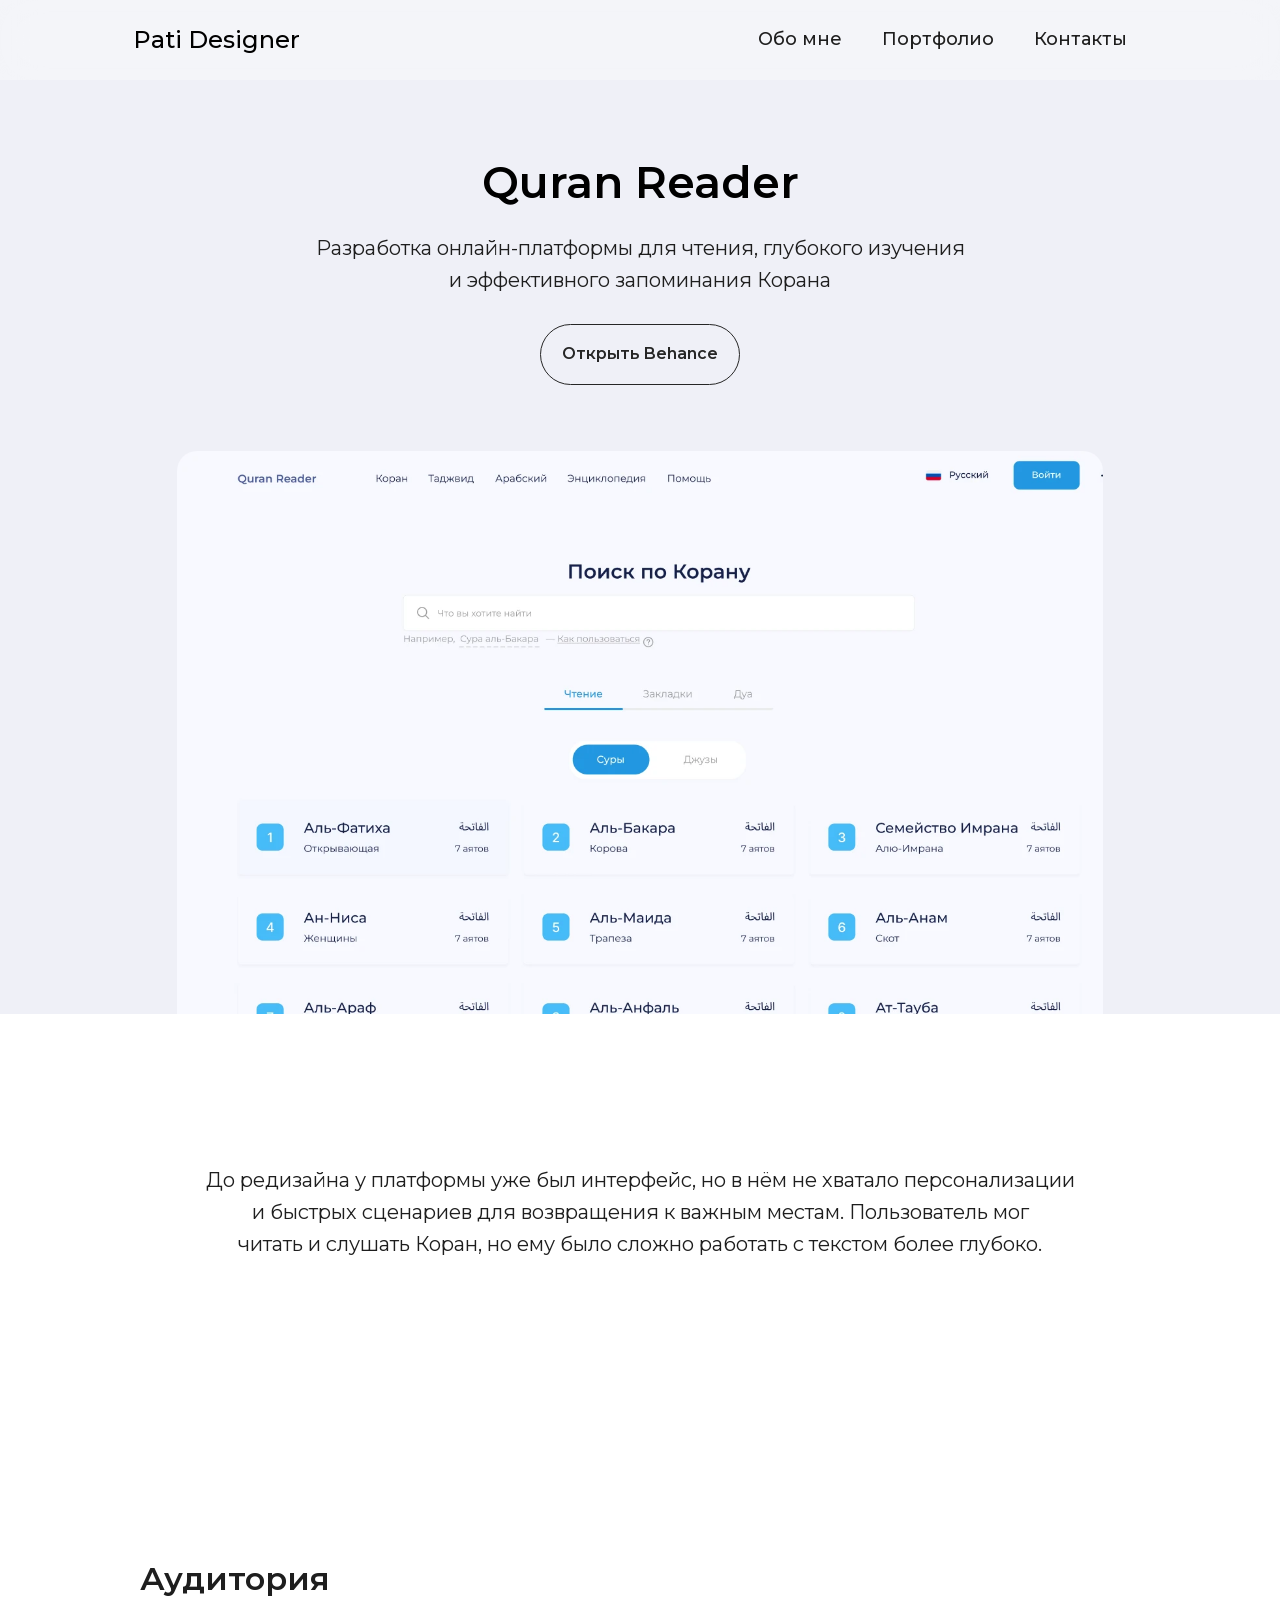
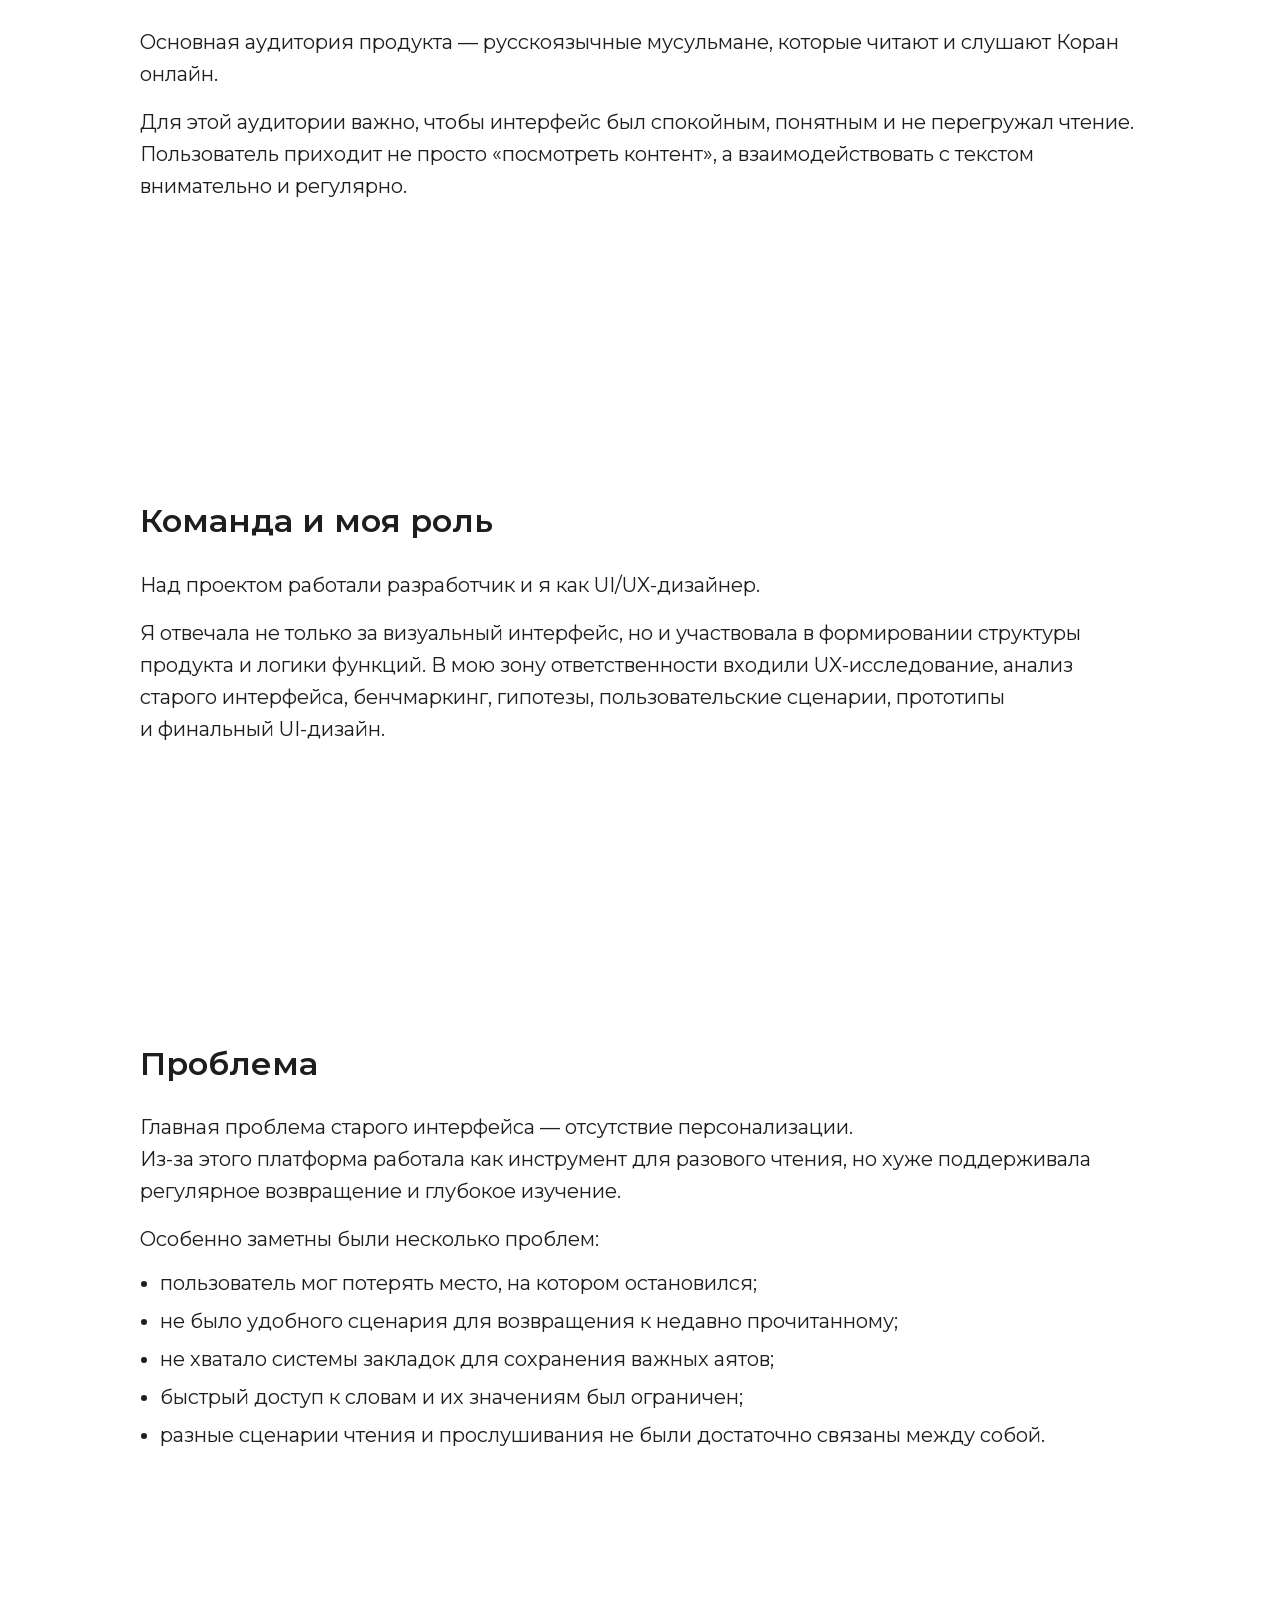
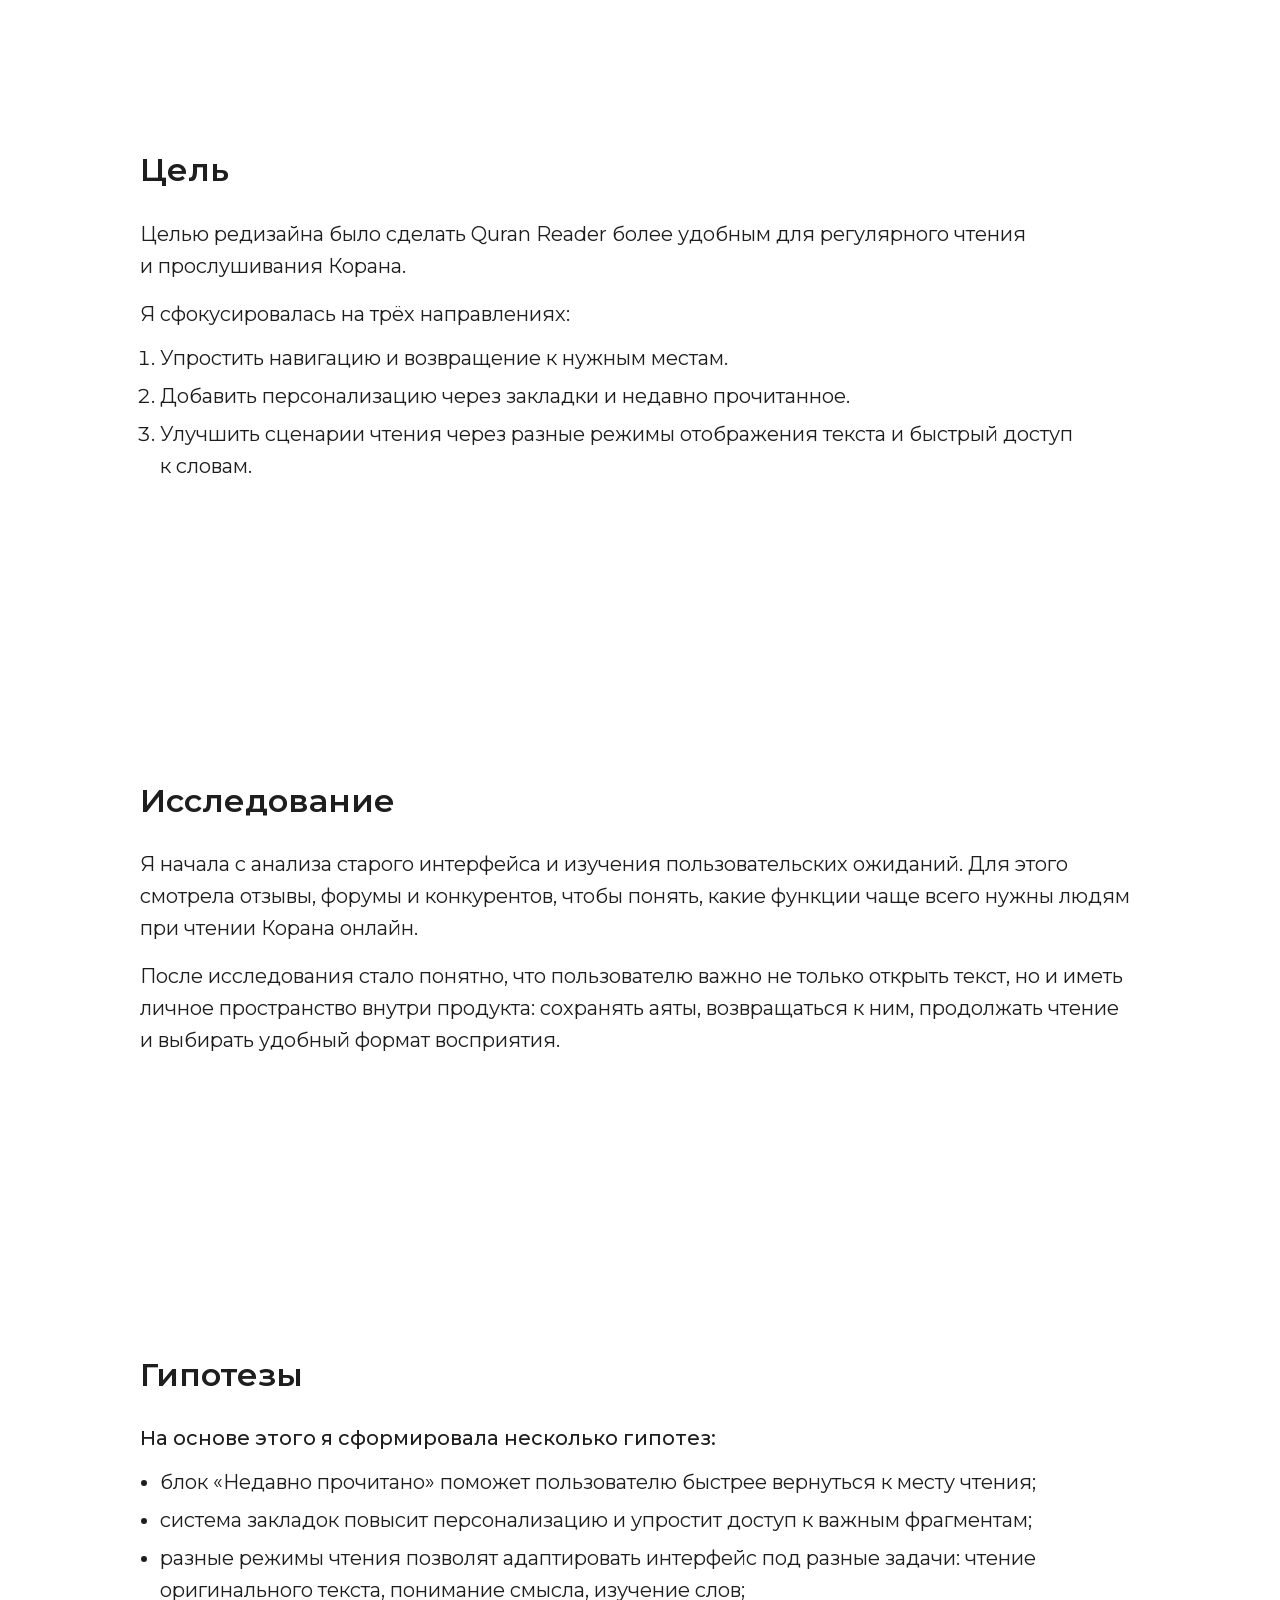
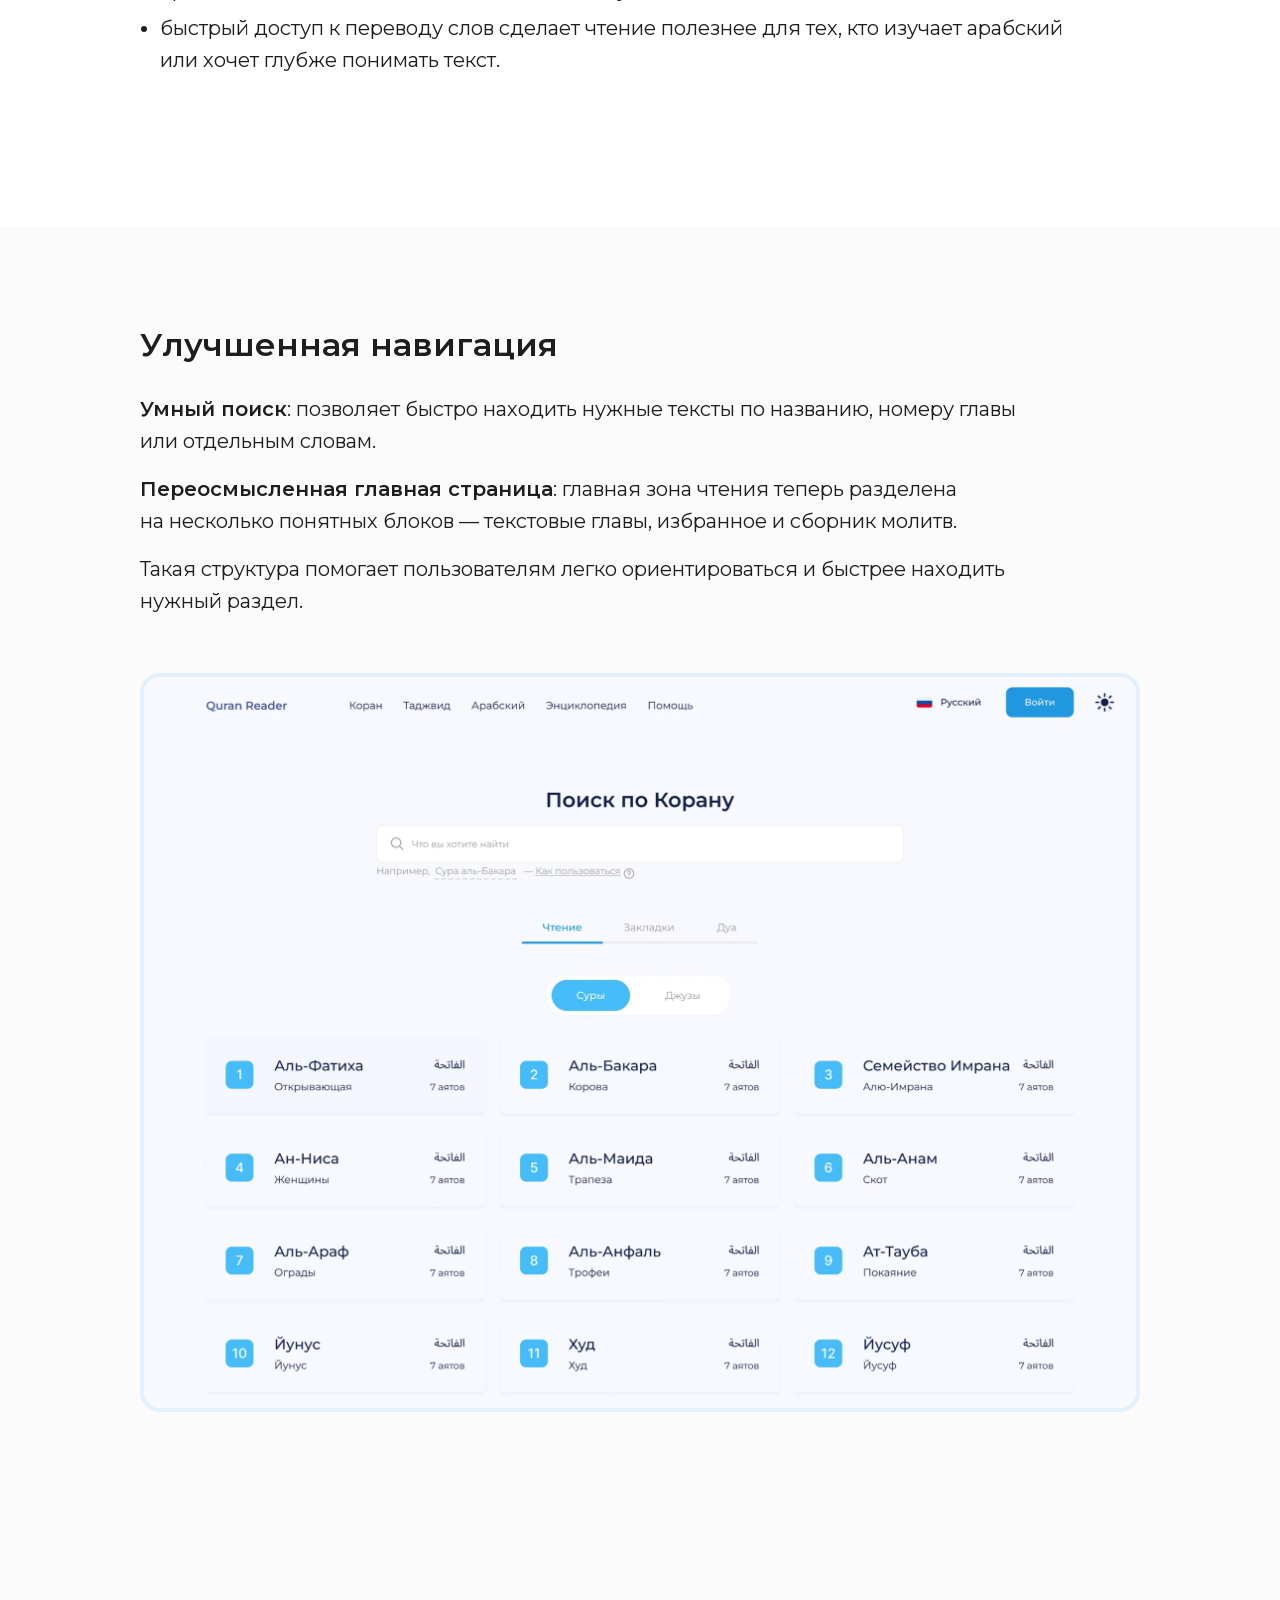
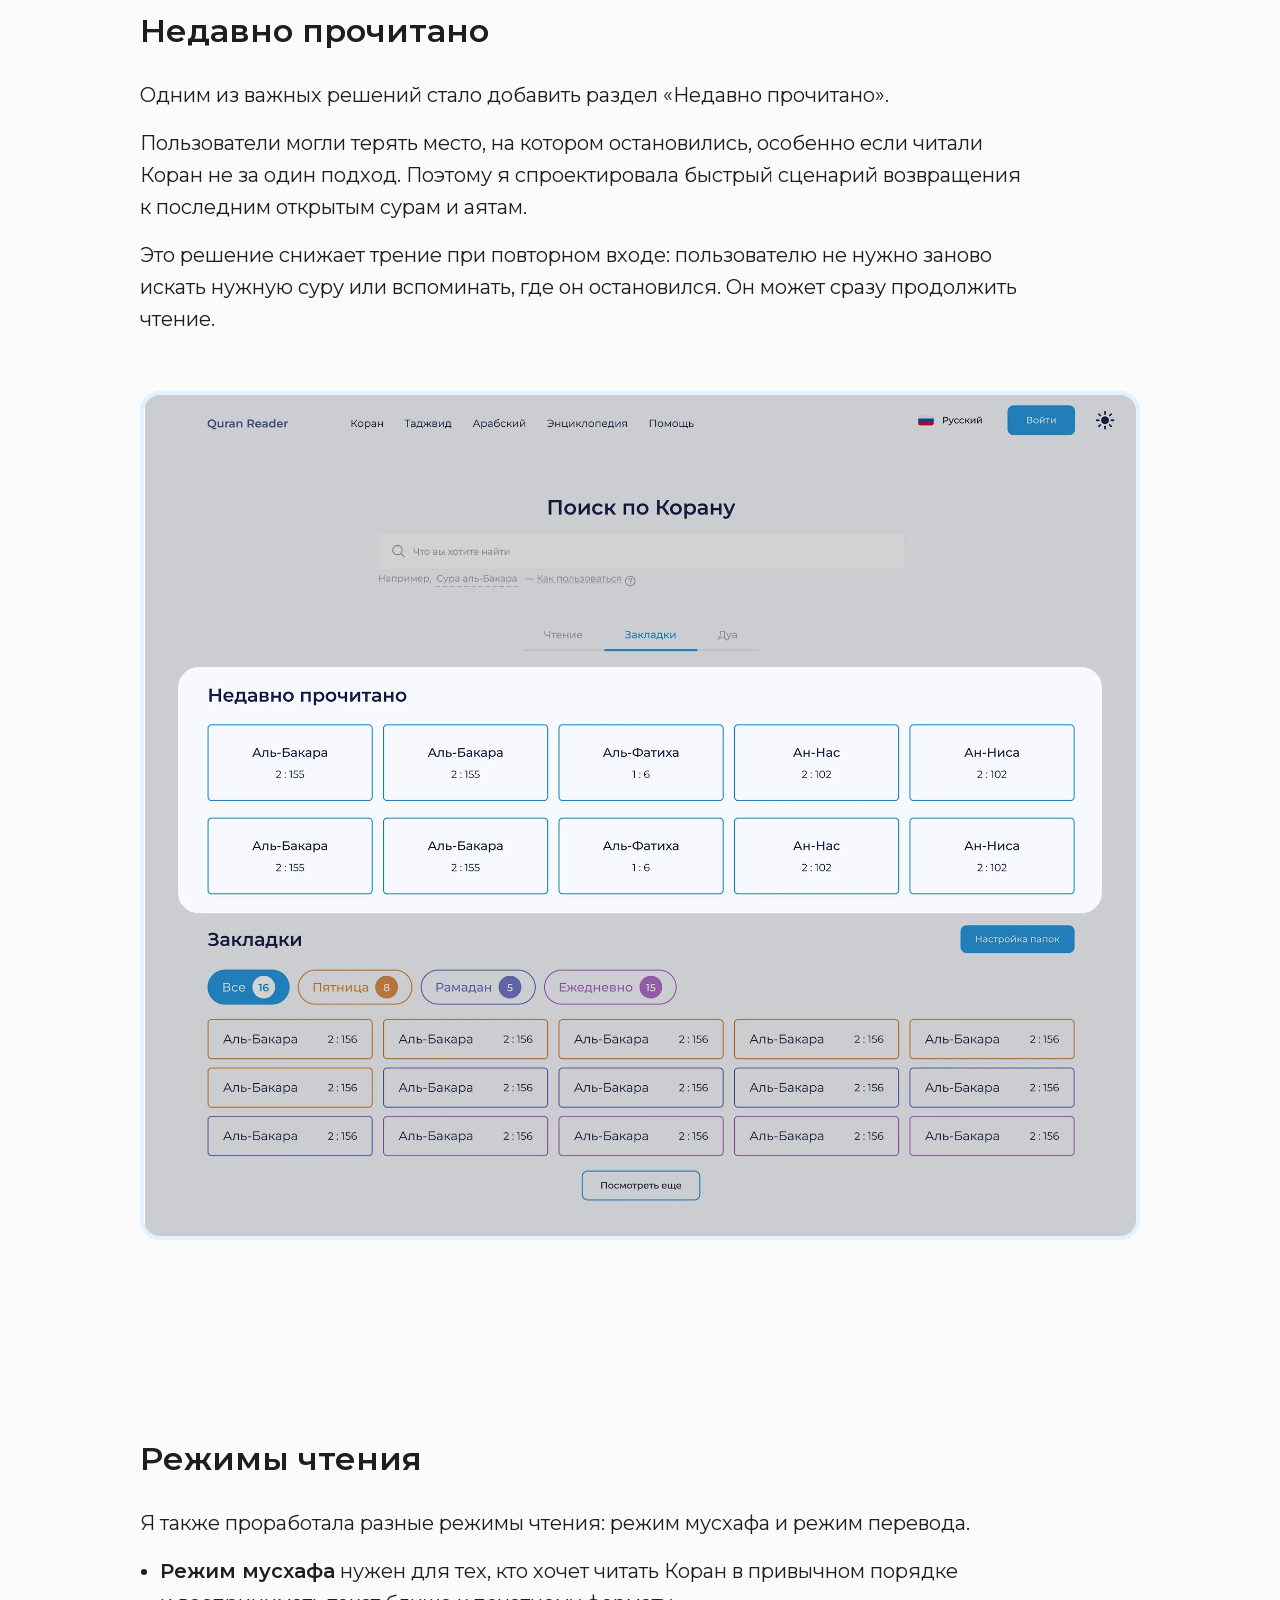
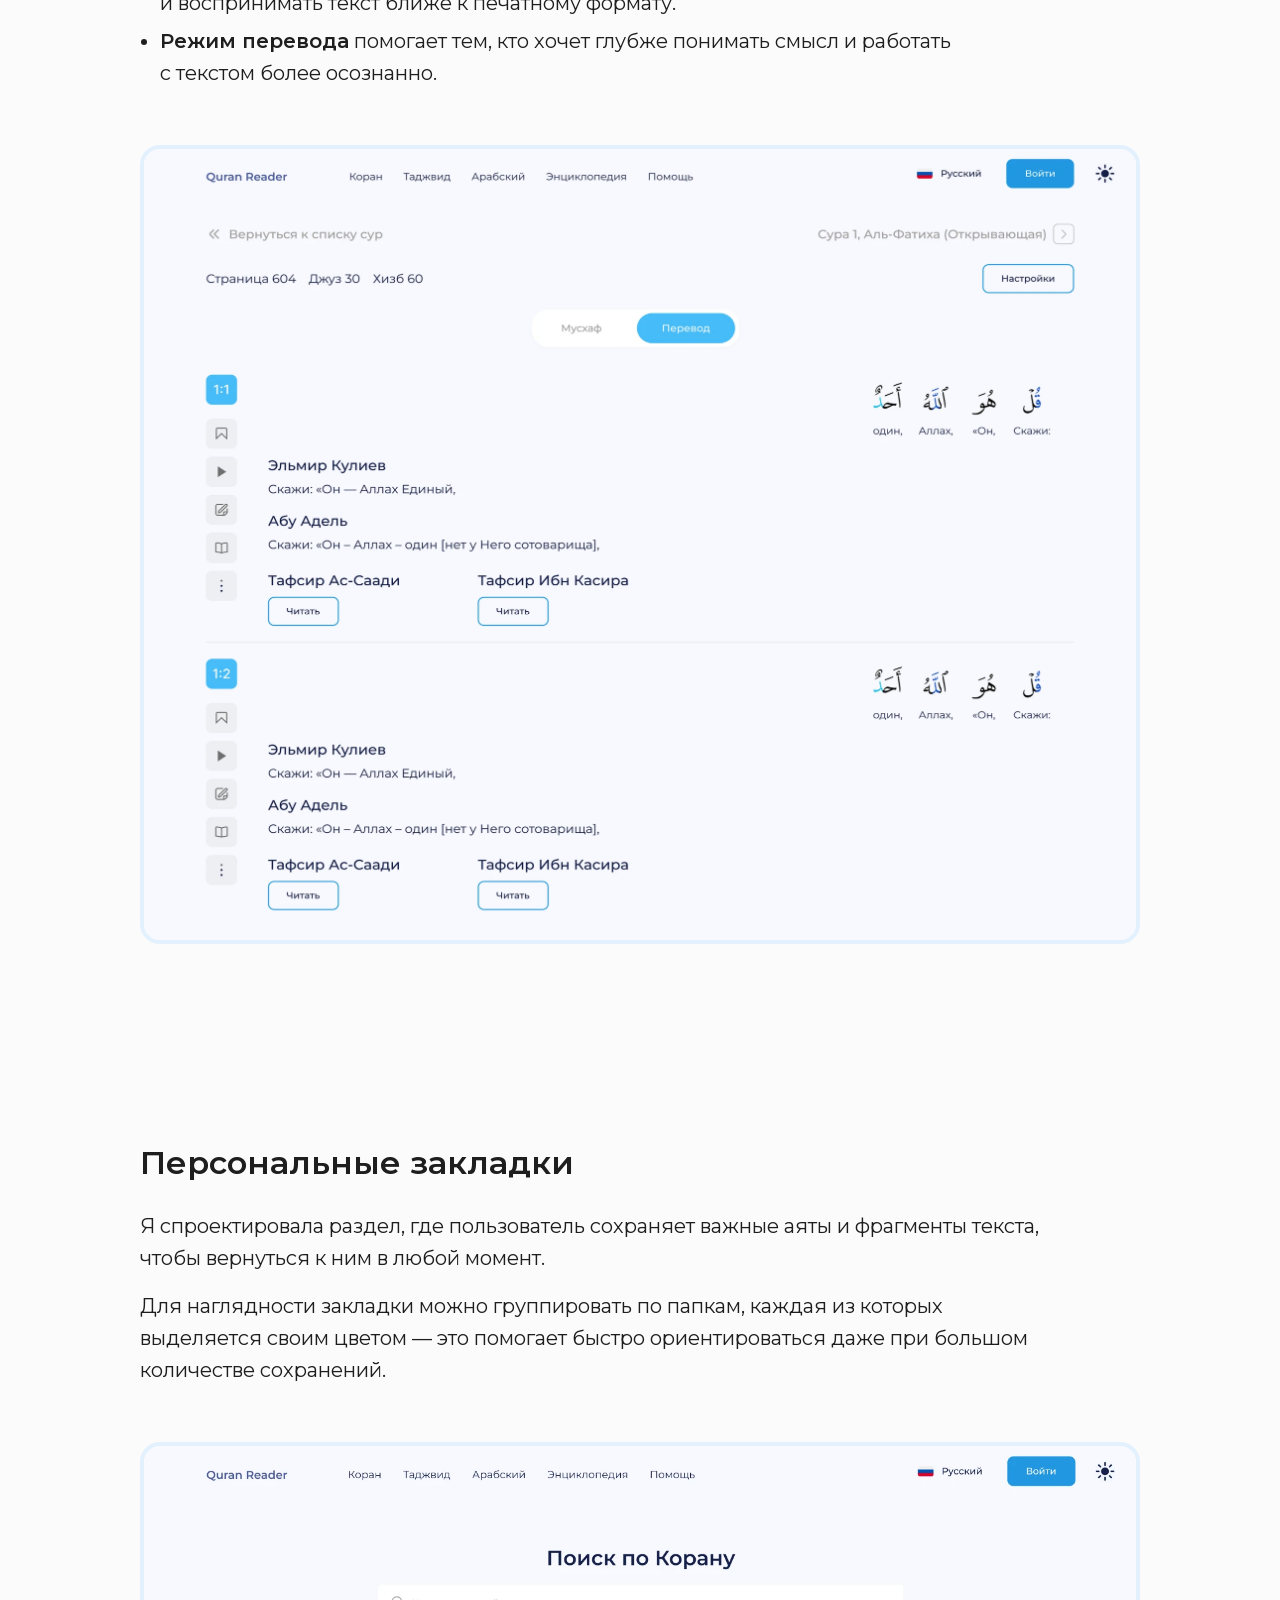
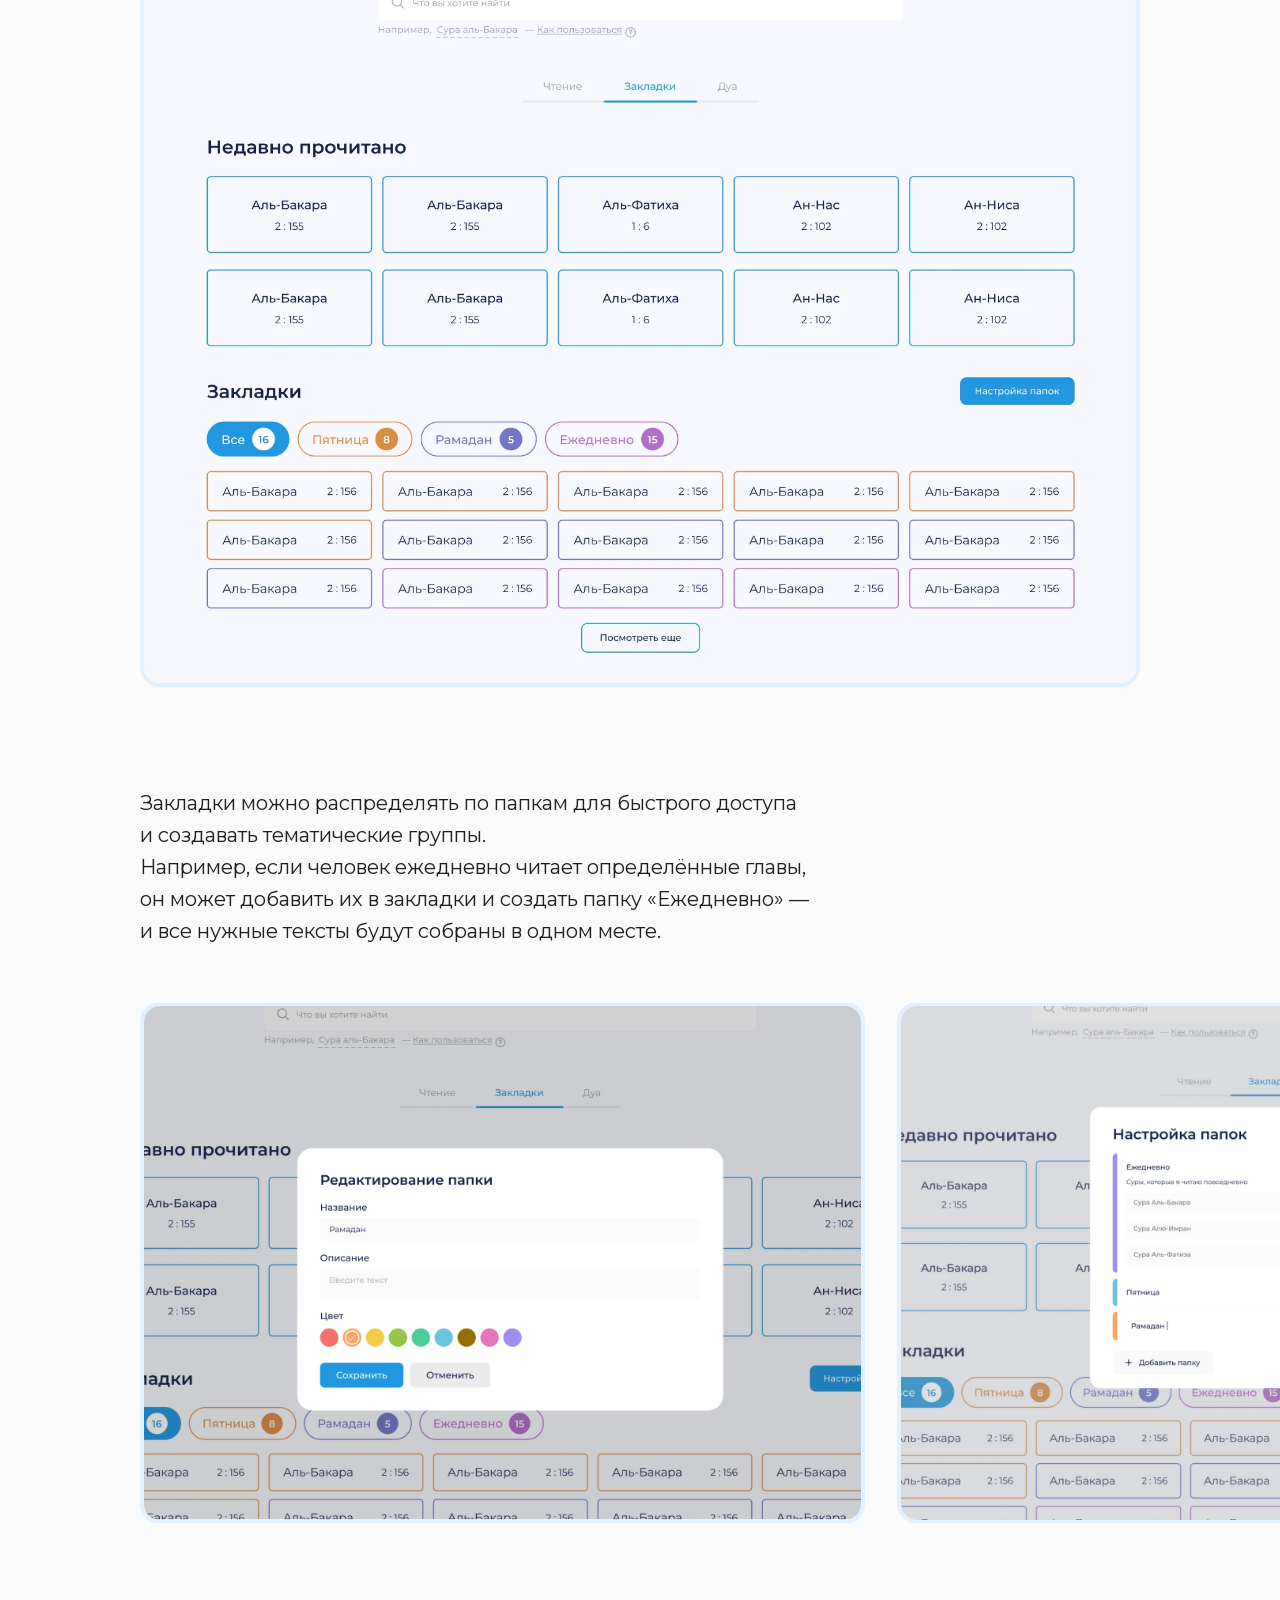
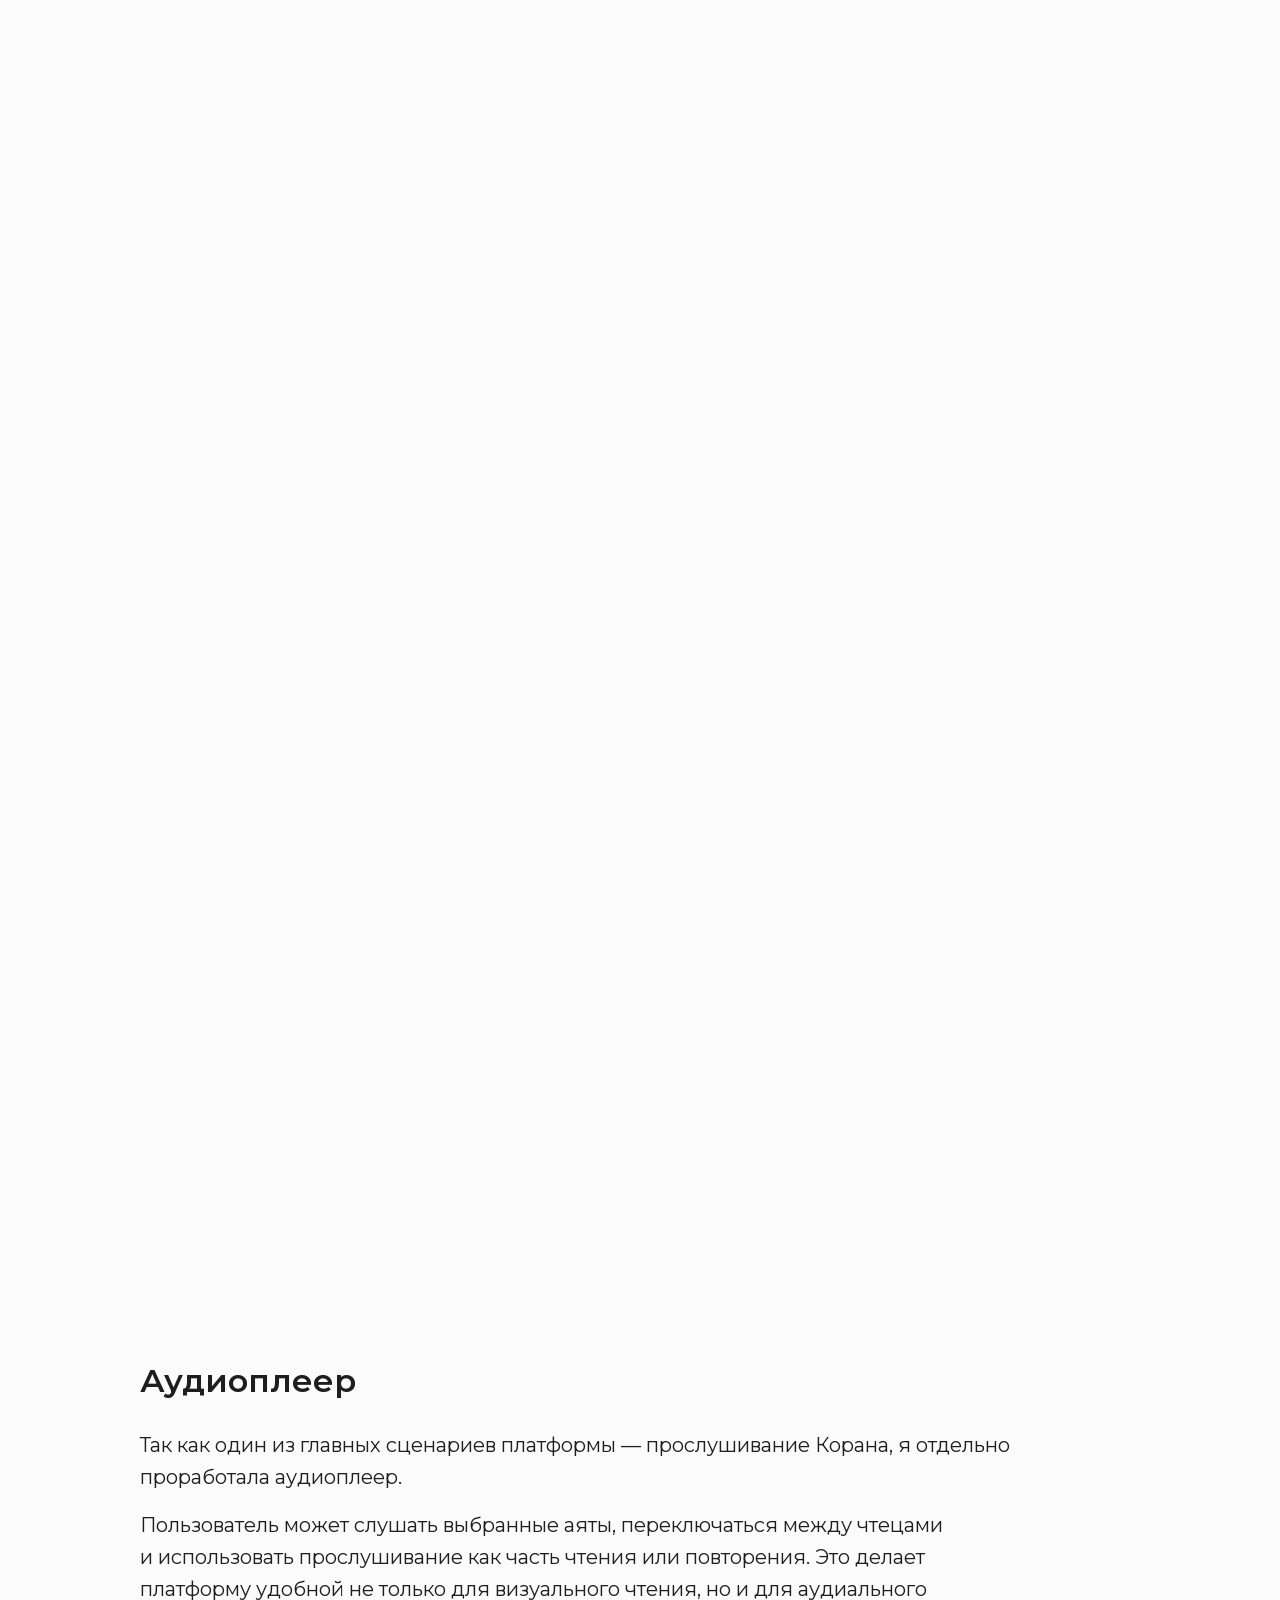
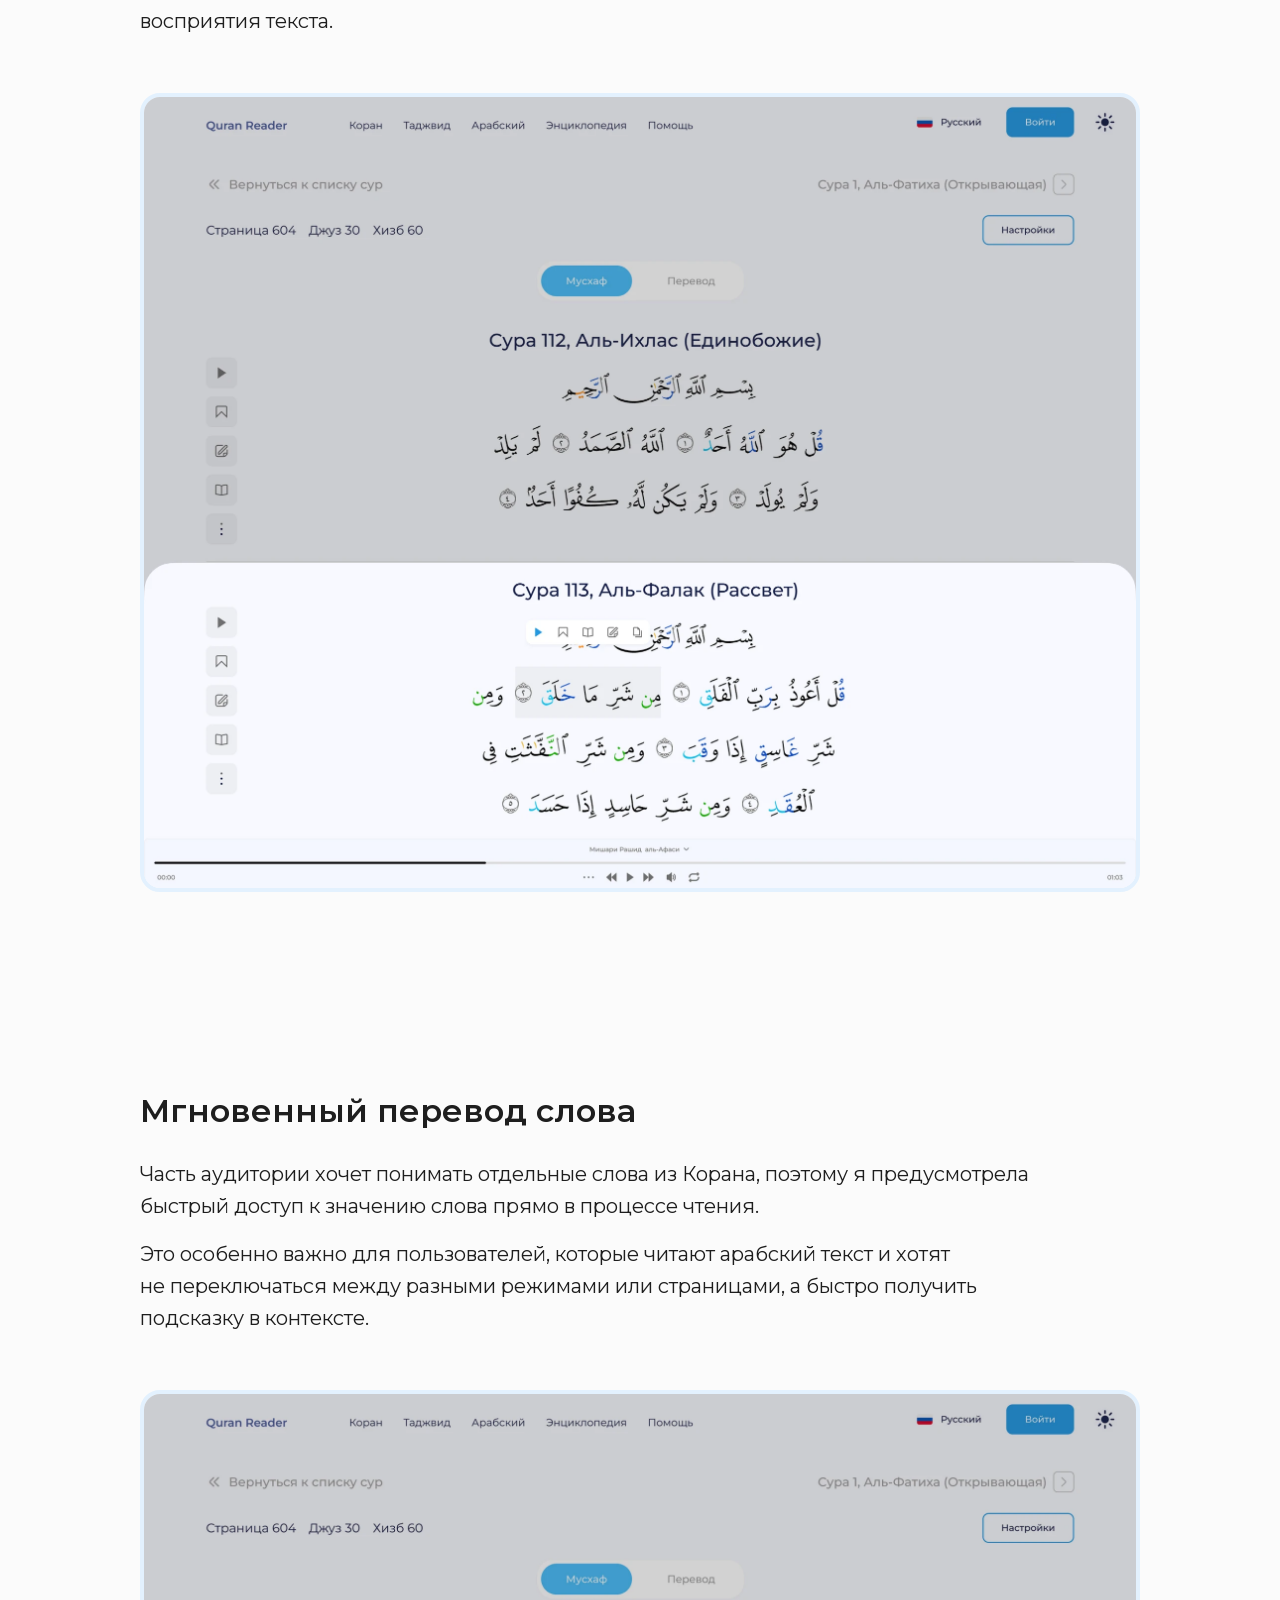
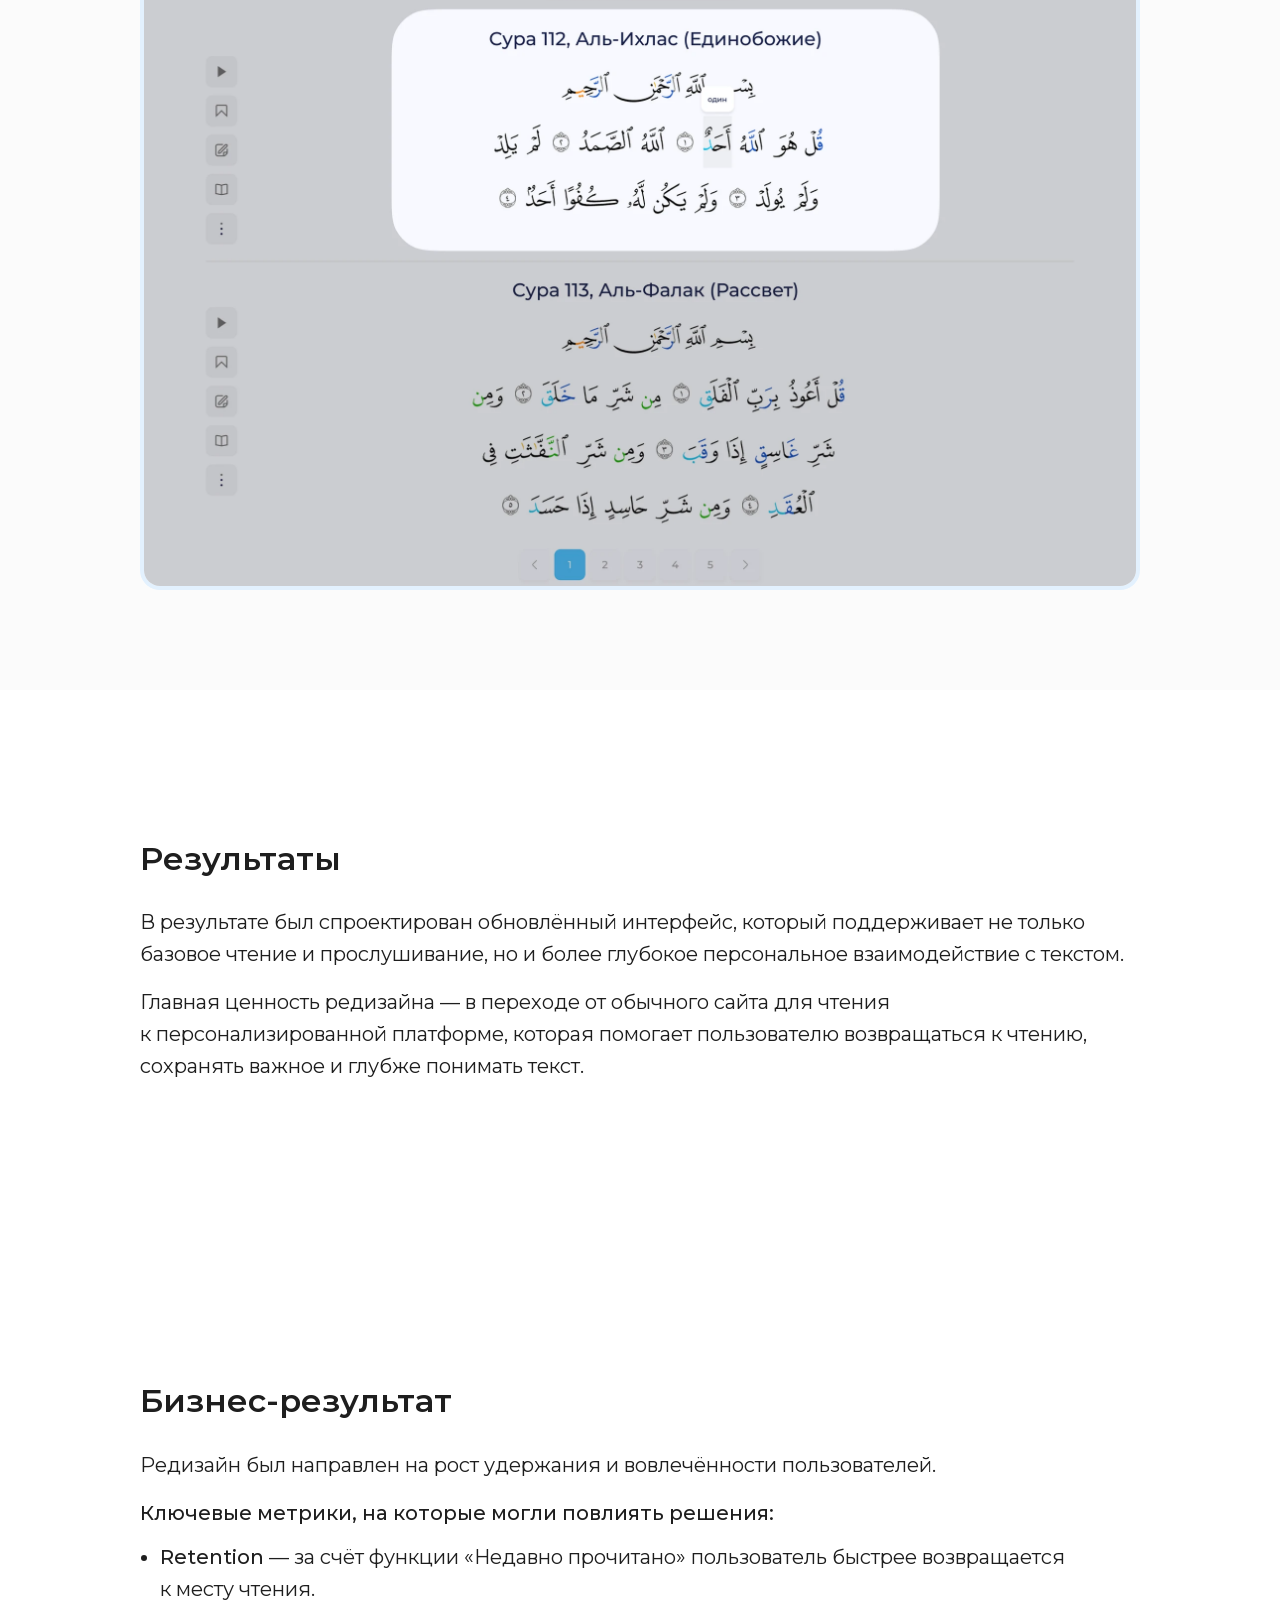
<file: quran-reader.html>
<!DOCTYPE html>
<html lang="ru">
<head>
  <meta charset="UTF-8">
  <meta name="viewport" content="width=device-width, initial-scale=1.0">
  <title>Quran Reader — платформа для чтения Корана | Pati Designer</title>
  <meta name="description" content="Кейс продуктового дизайнера: редизайн платформы для чтения и прослушивания Корана. Персонализация, закладки, режимы чтения, UX-исследование и гипотезы.">

  <link rel="canonical" href="https://pati-designer.ru/quran-reader.html">

  <!-- Превью при отправке ссылки: заголовок, описание и адрес, без картинки -->
  <meta property="og:type" content="article">
  <meta property="og:site_name" content="Pati Designer">
  <meta property="og:locale" content="ru_RU">
  <meta property="og:url" content="https://pati-designer.ru/quran-reader.html">
  <meta property="og:title" content="Quran Reader — платформа для чтения Корана | Pati Designer">
  <meta property="og:description" content="Кейс продуктового дизайнера: редизайн платформы для чтения и прослушивания Корана. Персонализация, закладки, режимы чтения, UX-исследование и гипотезы.">
  <meta name="twitter:card" content="summary">
  <meta name="twitter:title" content="Quran Reader — платформа для чтения Корана | Pati Designer">
  <meta name="twitter:description" content="Кейс продуктового дизайнера: редизайн платформы для чтения и прослушивания Корана. Персонализация, закладки, режимы чтения, UX-исследование и гипотезы.">

  <!-- Иконка сайта -->
  <link rel="icon" href="favicon.svg" type="image/svg+xml">
  <link rel="icon" href="favicon-32.png" sizes="32x32" type="image/png">
  <link rel="icon" href="favicon.ico" sizes="16x16 32x32 48x48">
  <link rel="icon" href="favicon-120.png" sizes="120x120" type="image/png">
  <link rel="icon" href="favicon-192.png" sizes="192x192" type="image/png">
  <link rel="apple-touch-icon" href="apple-touch-icon.png">

  <!-- Шрифты -->
  <link rel="preload" href="fonts/montserrat/montserrat-cyrillic.woff2" as="font" type="font/woff2" crossorigin>
  <link rel="preload" href="fonts/montserrat/montserrat-latin.woff2" as="font" type="font/woff2" crossorigin>
  <link rel="stylesheet" href="css/fonts.css">

  <!-- Стили сайта -->
  <link rel="stylesheet" href="css/reset.css">
  <link rel="stylesheet" href="css/style.css">
  <link rel="stylesheet" href="css/components.css">
  <!-- Стили кейсов: общая система + раскладка этой страницы -->
  <link rel="stylesheet" href="css/case.css">
  <link rel="stylesheet" href="css/case-quran.css">
</head>
<body>

  <!-- Кастомный курсор-стрелка -->
  <div id="pd-cursor" aria-hidden="true">
    <svg xmlns="http://www.w3.org/2000/svg" width="28" height="32" viewBox="0 0 28 32" fill="none">
      <path d="M3 0 L0 24 L8 17.5 L11.5 16 L20 16 Z"
            fill="#B3A1D1" stroke="white" stroke-width="2"
            stroke-linejoin="round" stroke-linecap="round"/>
    </svg>
  </div>

  <!-- Боковая навигация по кейсу -->
  <nav class="case-side-nav" aria-label="Навигация по кейсу">
    <ul class="case-side-nav__list">
      <li class="case-side-nav__item"><a href="#case-audience">аудитория</a></li>
      <li class="case-side-nav__item"><a href="#case-team">команда и&nbsp;моя роль</a></li>
      <li class="case-side-nav__item"><a href="#case-problem">проблема</a></li>
      <li class="case-side-nav__item"><a href="#case-goal">цель</a></li>
      <li class="case-side-nav__item"><a href="#case-research">исследование</a></li>
      <li class="case-side-nav__item"><a href="#case-hypotheses">гипотезы</a></li>
      <li class="case-side-nav__item"><a href="#case-navigation">решения</a></li>
      <li class="case-side-nav__item"><a href="#case-results">результаты</a></li>
    </ul>
  </nav>


  <!-- Шапка — как на главной, ссылки ведут обратно на портфолио -->
  <header class="pd-nav" id="header">
    <div class="pd-nav__inner">
      <a href="index.html" class="pd-nav__logo">Pati Designer</a>
      <nav>
        <ul class="pd-nav__menu">
          <li><a href="index.html#about"     class="pd-nav__link">Обо мне</a></li>
          <li><a href="index.html#portfolio" class="pd-nav__link">Портфолио</a></li>
          <li><a href="index.html#contacts"  class="pd-nav__link">Контакты</a></li>
        </ul>
      </nav>
      <a href="index.html#contacts" class="pd-nav__cta btn btn--dark">Написать мне</a>
      <button class="pd-nav__burger" id="pd-nav__burger"
              aria-label="Открыть меню" aria-expanded="false">
        <span></span>
        <span></span>
        <span></span>
      </button>
    </div>
  </header>

  <!-- Меню на телефоне -->
  <div class="pd-nav-drawer" id="pd-nav-drawer" aria-hidden="true">
    <nav class="pd-nav-drawer__nav">
      <ul class="pd-nav-drawer__menu">
        <li><a href="index.html#about"     class="pd-nav-drawer__link">Обо мне</a></li>
        <li><a href="index.html#portfolio" class="pd-nav-drawer__link">Портфолио</a></li>
        <li><a href="index.html#contacts"  class="pd-nav-drawer__link">Контакты</a></li>
      </ul>
      <a href="https://t.me/pati_iman" target="_blank" rel="noopener" class="pd-nav-drawer__cta btn btn--dark">Написать мне</a>
    </nav>
  </div>

  <main class="case">

    <!-- ===== Первый экран ===== -->
    <section class="case-hero" id="case-hero" data-nav-hide>
      <div class="case-hero__inner">
        <div class="case-hero__head">
          <div class="case-hero__intro" data-reveal="up" data-reveal-dur="2">
            <h1 class="case-hero__title">Quran Reader</h1>
            <div class="case-hero__lead">
              <p>Разработка онлайн-платформы для&nbsp;чтения, глубокого изучения <br>и&nbsp;эффективного запоминания&nbsp;Корана</p>
            </div>
          </div>
          <a class="case-btn case-hero__btn"
             href="https://www.behance.net/gallery/216976775/Quran-Reading-UIUX-Design"
             target="_blank" rel="noopener"
             data-reveal="up" data-reveal-dur="0.2" data-reveal-delay="1.5">Открыть Behance</a>
        </div>
        <div class="case-hero__shot" data-reveal="up">
          <img src="images/case-quran/hero-overview.webp"
               width="1420" height="888" alt="Интерфейс Quran Reader">
        </div>
      </div>
    </section>

    <!-- ===== Вводный текст ===== -->
    <section class="case-section case-section--center" id="case-intro">
      <div class="case-section__inner">
        <p class="case-text">
          До&nbsp;редизайна у&nbsp;платформы уже был интерфейс, но&nbsp;в&nbsp;нём не&nbsp;хватало персонализации<br>
          и&nbsp;быстрых сценариев для&nbsp;возвращения к&nbsp;важным местам. Пользователь мог<br>
          читать и&nbsp;слушать Коран, но&nbsp;ему было сложно работать с&nbsp;текстом более глубоко.
        </p>
      </div>
    </section>

    <!-- ===== Аудитория ===== -->
    <section class="case-section" id="case-audience">
      <div class="case-section__inner">
        <h2 class="case-h2 case-section__title">Аудитория</h2>
        <p class="case-text">Основная аудитория продукта&nbsp;— русскоязычные мусульмане, которые читают и&nbsp;слушают Коран онлайн.</p>
        <p class="case-text">Для&nbsp;этой аудитории важно, чтобы интерфейс был спокойным, понятным и&nbsp;не&nbsp;перегружал чтение. Пользователь приходит не&nbsp;просто «посмотреть контент», а&nbsp;взаимодействовать с&nbsp;текстом внимательно и&nbsp;регулярно.</p>
      </div>
    </section>

    <!-- ===== Команда и моя роль ===== -->
    <section class="case-section" id="case-team">
      <div class="case-section__inner">
        <h2 class="case-h2 case-section__title">Команда и&nbsp;моя роль</h2>
        <p class="case-text">Над&nbsp;проектом работали разработчик и&nbsp;я&nbsp;как&nbsp;UI/UX-дизайнер.</p>
        <p class="case-text">Я&nbsp;отвечала не&nbsp;только за&nbsp;визуальный интерфейс, но&nbsp;и&nbsp;участвовала в&nbsp;формировании структуры продукта и&nbsp;логики функций. В&nbsp;мою зону ответственности входили UX-исследование, анализ старого интерфейса, бенчмаркинг, гипотезы, пользовательские сценарии, прототипы и&nbsp;финальный UI-дизайн.</p>
      </div>
    </section>

    <!-- ===== Проблема ===== -->
    <section class="case-section" id="case-problem">
      <div class="case-section__inner">
        <h2 class="case-h2 case-section__title">Проблема</h2>
        <p class="case-text">Главная проблема старого интерфейса&nbsp;— отсутствие персонализации. <br>Из-за&nbsp;этого платформа работала как&nbsp;инструмент для&nbsp;разового чтения, но&nbsp;хуже поддерживала регулярное возвращение и&nbsp;глубокое изучение.</p>
        <div class="case-text">Особенно заметны были несколько проблем:
          <ul class="case-list">
            <li>пользователь мог потерять место, на&nbsp;котором остановился;</li>
            <li>не&nbsp;было удобного сценария для&nbsp;возвращения к&nbsp;недавно прочитанному;</li>
            <li>не&nbsp;хватало системы закладок для&nbsp;сохранения важных аятов;</li>
            <li>быстрый доступ к&nbsp;словам и&nbsp;их&nbsp;значениям был ограничен;</li>
            <li>разные сценарии чтения и&nbsp;прослушивания не&nbsp;были достаточно связаны между собой.</li>
          </ul>
        </div>
      </div>
    </section>

    <!-- ===== Цель ===== -->
    <section class="case-section" id="case-goal">
      <div class="case-section__inner">
        <h2 class="case-h2 case-section__title">Цель</h2>
        <p class="case-text">Целью редизайна было сделать Quran Reader более удобным для&nbsp;регулярного чтения и&nbsp;прослушивания Корана.</p>
        <div class="case-text">Я&nbsp;сфокусировалась на&nbsp;трёх направлениях:
          <ol class="case-list case-list--ordered">
            <li>Упростить навигацию и&nbsp;возвращение к&nbsp;нужным местам.</li>
            <li>Добавить персонализацию через закладки и&nbsp;недавно прочитанное.</li>
            <li>Улучшить сценарии чтения через разные режимы отображения текста и&nbsp;быстрый доступ к&nbsp;словам.</li>
          </ol>
        </div>
      </div>
    </section>

    <!-- ===== Исследование ===== -->
    <section class="case-section" id="case-research">
      <div class="case-section__inner">
        <h2 class="case-h2 case-section__title">Исследование</h2>
        <p class="case-text">Я&nbsp;начала с&nbsp;анализа старого интерфейса и&nbsp;изучения пользовательских ожиданий. Для&nbsp;этого смотрела отзывы, форумы и&nbsp;конкурентов, чтобы понять, какие функции чаще всего нужны людям при&nbsp;чтении Корана онлайн.</p>
        <p class="case-text">После исследования стало понятно, что&nbsp;пользователю важно не&nbsp;только открыть текст, но&nbsp;и&nbsp;иметь личное пространство внутри продукта: сохранять аяты, возвращаться к&nbsp;ним, продолжать чтение и&nbsp;выбирать удобный формат восприятия.</p>
      </div>
    </section>

    <!-- ===== Гипотезы ===== -->
    <section class="case-section" id="case-hypotheses">
      <div class="case-section__inner">
        <h2 class="case-h2 case-section__title">Гипотезы</h2>
        <div class="case-text"><span class="case-accent">На&nbsp;основе этого я&nbsp;сформировала несколько гипотез:</span>
          <ul class="case-list">
            <li>блок «Недавно прочитано» поможет пользователю быстрее вернуться к&nbsp;месту чтения;</li>
            <li>система закладок повысит персонализацию и&nbsp;упростит доступ к&nbsp;важным фрагментам;</li>
            <li>разные режимы чтения позволят адаптировать интерфейс под&nbsp;разные задачи: чтение оригинального текста, понимание смысла, изучение слов;</li>
            <li>быстрый доступ к&nbsp;переводу слов сделает чтение полезнее для&nbsp;тех, кто изучает арабский или&nbsp;хочет глубже понимать текст.</li>
          </ul>
        </div>
      </div>
    </section>

    <!-- ===== Решение 1. Улучшенная навигация ===== -->
    <section class="case-solution" id="case-navigation">
      <div class="case-solution__inner">
        <div class="case-solution__text" data-reveal="from-left">
          <h2 class="case-h2">Улучшенная навигация</h2>
          <div class="case-solution__body">
            <p class="case-text"><strong>Умный поиск</strong>: позволяет быстро находить нужные тексты по&nbsp;названию, номеру главы или&nbsp;отдельным словам.</p>
            <p class="case-text"><strong>Переосмысленная главная страница</strong>: главная зона чтения теперь разделена на&nbsp;несколько понятных блоков&nbsp;— текстовые главы, избранное и&nbsp;сборник молитв.</p>
            <p class="case-text">Такая структура помогает пользователям легко ориентироваться и&nbsp;быстрее находить нужный раздел.</p>
          </div>
        </div>
        <div class="case-solution__shot" data-reveal="zoom">
          <img src="images/case-quran/surah-list.webp" width="2440" height="1800" loading="lazy" alt="Экран со списком сур и поиском">
        </div>
      </div>
    </section>

    <!-- ===== Решение 2. Недавно прочитано ===== -->
    <section class="case-solution" id="case-recent">
      <div class="case-solution__inner">
        <div class="case-solution__text" data-reveal="from-left">
          <h2 class="case-h2">Недавно прочитано</h2>
          <div class="case-solution__body">
            <p class="case-text">Одним из&nbsp;важных решений стало добавить раздел «Недавно прочитано».</p>
            <p class="case-text">Пользователи могли терять место, на&nbsp;котором остановились, особенно если читали Коран не&nbsp;за&nbsp;один подход. Поэтому я&nbsp;спроектировала быстрый сценарий возвращения к&nbsp;последним открытым сурам и&nbsp;аятам.</p>
            <p class="case-text">Это&nbsp;решение снижает трение при&nbsp;повторном входе: пользователю не&nbsp;нужно заново искать нужную суру или&nbsp;вспоминать, где он&nbsp;остановился. Он&nbsp;может сразу продолжить чтение.</p>
          </div>
        </div>
        <div class="case-solution__shot" data-reveal="zoom">
          <img src="images/case-quran/recently-read.webp" width="1874" height="1590" loading="lazy" alt="Блок «Недавно прочитано» на главном экране">
        </div>
      </div>
    </section>

    <!-- ===== Решение 3. Режимы чтения ===== -->
    <section class="case-solution" id="case-modes">
      <div class="case-solution__inner">
        <div class="case-solution__text" data-reveal="from-left">
          <h2 class="case-h2">Режимы чтения</h2>
          <div class="case-solution__body">
            <p class="case-text">Я&nbsp;также проработала разные режимы чтения: режим мусхафа и&nbsp;режим перевода.</p>
            <ul class="case-list case-list--flush">
            <li><strong>Режим мусхафа</strong> нужен для&nbsp;тех, кто хочет читать Коран в&nbsp;привычном порядке и&nbsp;воспринимать текст ближе к&nbsp;печатному формату.</li>
            <li><strong>Режим перевода</strong> помогает тем, кто хочет глубже понимать смысл и&nbsp;работать с&nbsp;текстом более осознанно.</li>
            </ul>
          </div>
        </div>
        <div class="case-solution__shot" data-reveal="zoom">
          <img src="images/case-quran/reading-modes.webp" width="2036" height="1624" loading="lazy" alt="Режим мусхафа и режим перевода">
        </div>
      </div>
    </section>

    <!-- ===== Решение 4. Персональные закладки ===== -->
    <section class="case-solution" id="case-bookmarks">
      <div class="case-solution__inner">
        <div class="case-solution__text" data-reveal="from-left">
          <h2 class="case-h2">Персональные закладки</h2>
          <div class="case-solution__body">
            <p class="case-text">Я&nbsp;спроектировала раздел, где пользователь сохраняет важные аяты и&nbsp;фрагменты текста, чтобы вернуться к&nbsp;ним в&nbsp;любой момент.</p>
            <p class="case-text">Для&nbsp;наглядности закладки можно группировать по&nbsp;папкам, каждая из&nbsp;которых выделяется своим цветом&nbsp;— это&nbsp;помогает быстро ориентироваться даже при&nbsp;большом количестве сохранений.</p>
          </div>
        </div>
        <div class="case-solution__shot" data-reveal="zoom">
          <img src="images/case-quran/bookmarks-panel.webp" width="1602" height="1352" loading="lazy" alt="Раздел с персональными закладками">
        </div>
      </div>
    </section>

    <!-- ===== Закладки: лента скринов, страница едет вниз — ряд влево ===== -->
    <section class="case-gallery" id="case-bookmarks-gallery" data-nav-hide>
      <div class="case-gallery__intro" data-reveal="up">
        <p class="case-text">Закладки можно распределять по&nbsp;папкам для&nbsp;быстрого доступа <br>и&nbsp;создавать тематические группы. <br>Например, если человек ежедневно читает определённые главы, <br>он&nbsp;может добавить их&nbsp;в&nbsp;закладки и&nbsp;создать папку «Ежедневно»&nbsp;— <br>и&nbsp;все нужные тексты будут собраны в&nbsp;одном месте.</p>
      </div>

      <div class="case-gallery__scroller" data-travel="auto">
        <div class="case-gallery__stage">
          <div class="case-gallery__track">
            <img loading="lazy" src="images/case-quran/bookmarks-3.webp" width="1814" height="1300"
                 alt="Закладки: список сохранённых аятов">
            <img loading="lazy" src="images/case-quran/bookmarks-1.webp" width="1814" height="1300"
                 alt="Закладки: папки по темам">
            <img loading="lazy" src="images/case-quran/bookmarks-2.webp" width="1814" height="1300"
                 alt="Закладки: создание новой папки">
          </div>
        </div>
      </div>
    </section>

    <!-- ===== Решение 5. Аудиоплеер ===== -->
    <section class="case-solution" id="case-audio">
      <div class="case-solution__inner">
        <div class="case-solution__text" data-reveal="from-left">
          <h2 class="case-h2">Аудиоплеер</h2>
          <div class="case-solution__body">
            <p class="case-text">Так как&nbsp;один из&nbsp;главных сценариев платформы&nbsp;— прослушивание Корана, я&nbsp;отдельно проработала аудиоплеер.</p>
            <p class="case-text">Пользователь может слушать выбранные аяты, переключаться между чтецами и&nbsp;использовать прослушивание как&nbsp;часть чтения или&nbsp;повторения. Это&nbsp;делает платформу удобной не&nbsp;только для&nbsp;визуального чтения, но&nbsp;и&nbsp;для&nbsp;аудиального восприятия текста.</p>
          </div>
        </div>
        <div class="case-solution__shot" data-reveal="zoom">
          <img src="images/case-quran/audioplayer.webp" width="2036" height="1624" loading="lazy" alt="Аудиоплеер с выбором чтеца">
        </div>
      </div>
    </section>

    <!-- ===== Решение 6. Мгновенный перевод слова ===== -->
    <section class="case-solution" id="case-translate">
      <div class="case-solution__inner">
        <div class="case-solution__text" data-reveal="from-left">
          <h2 class="case-h2">Мгновенный перевод слова</h2>
          <div class="case-solution__body">
            <p class="case-text">Часть аудитории хочет понимать отдельные слова из&nbsp;Корана, поэтому я&nbsp;предусмотрела быстрый доступ к&nbsp;значению слова прямо в&nbsp;процессе чтения.</p>
            <p class="case-text">Это&nbsp;особенно важно для&nbsp;пользователей, которые читают арабский текст и&nbsp;хотят не&nbsp;переключаться между разными режимами или&nbsp;страницами, а&nbsp;быстро получить подсказку в&nbsp;контексте.</p>
          </div>
        </div>
        <div class="case-solution__shot" data-reveal="zoom">
          <img src="images/case-quran/moment-translate.webp" width="2020" height="1612" loading="lazy" alt="Всплывающий перевод отдельного слова">
        </div>
      </div>
    </section>

    <!-- ===== Результаты ===== -->
    <section class="case-section" id="case-results">
      <div class="case-section__inner">
        <h2 class="case-h2 case-section__title">Результаты</h2>
        <p class="case-text">В&nbsp;результате был спроектирован обновлённый интерфейс, который поддерживает не&nbsp;только базовое чтение и&nbsp;прослушивание, но&nbsp;и&nbsp;более глубокое персональное взаимодействие с&nbsp;текстом.</p>
        <p class="case-text">Главная ценность редизайна&nbsp;— в&nbsp;переходе от&nbsp;обычного сайта для&nbsp;чтения к&nbsp;персонализированной платформе, которая помогает пользователю возвращаться к&nbsp;чтению, сохранять важное и&nbsp;глубже понимать текст.</p>
      </div>
    </section>

    <!-- ===== Бизнес-результат ===== -->
    <section class="case-section" id="case-business">
      <div class="case-section__inner">
        <h2 class="case-h2 case-section__title">Бизнес-результат</h2>
        <p class="case-text">Редизайн был направлен на&nbsp;рост удержания и&nbsp;вовлечённости пользователей.</p>
        <div class="case-text"><span class="case-accent">Ключевые метрики, на&nbsp;которые могли повлиять решения:</span>
          <ul class="case-list">
            <li><span class="case-accent">Retention</span> — за&nbsp;счёт функции «Недавно прочитано» пользователь быстрее возвращается к&nbsp;месту чтения.</li>
            <li><span class="case-accent">Session duration</span> — режимы чтения, аудиоплеер и&nbsp;перевод слов увеличивают глубину взаимодействия с&nbsp;текстом.</li>
            <li><span class="case-accent">Engagement</span> — закладки и&nbsp;недавно прочитанное создают больше осмысленных действий внутри продукта.</li>
            <li><span class="case-accent">Feature adoption</span> — можно отслеживать использование закладок, аудиоплеера, поиска и&nbsp;режимов чтения.</li>
          </ul>
        </div>
        <p class="case-text">Основной ожидаемый эффект&nbsp;— рост повторных сессий и&nbsp;регулярного использования платформы за&nbsp;счёт персонализации и&nbsp;быстрого возврата к&nbsp;чтению.</p>
      </div>
    </section>

    <!-- ===== Метаданные проекта ===== -->
    <section class="case-meta" id="case-meta" data-nav-hide>
      <div class="case-meta__inner">
        <div class="case-meta__item" data-reveal="up">
          <span class="case-meta__label">Тип проекта</span>
          <span class="case-meta__value">Веб-сайт</span>
        </div>
        <div class="case-meta__item" data-reveal="up">
          <span class="case-meta__label">Инструмент</span>
          <span class="case-meta__value">Figma</span>
        </div>
        <div class="case-meta__item" data-reveal="up">
          <span class="case-meta__label">Год</span>
          <span class="case-meta__value">2024</span>
        </div>
      </div>
    </section>

    <!-- ===== Другие работы ===== -->
    <section class="case-more" id="case-more" data-nav-hide>
      <div class="case-more__inner">
        <div class="case-more__head">
          <h2 class="case-more__title" data-reveal="up">Посмотри другие мои работы</h2>
        </div>

        <div class="case-more__grid">
        <div class="project-card project-card--kalimat-app">
          <div class="project-card__dot">
            <img loading="lazy" src="images/icons/dot-purple.svg" alt="">
          </div>
          <div class="project-card__info">
            <div class="project-card__header">
              <h3 class="project-card__name">Kalimat</h3>
              <p class="project-card__desc">Дизайн мобильного приложения <br>для&nbsp;изучения арабского языка</p>
            </div>
            <div class="project-card__tags">
              <span class="project-tag">B2C</span>
              <span class="project-tag">Мобильное приложение</span>
            </div>
          </div>
          <div class="project-card__media">
            <img loading="lazy" src="images/case-kalimat/mobile-library.webp" alt="Экран «Библиотека» в приложении Kalimat" class="project-card__img project-card__img--back">
            <img loading="lazy" src="images/case-kalimat/dict-main.webp" alt="Экран словаря в приложении Kalimat" class="project-card__img project-card__img--front">
          </div>
          <a href="kalimat-app.html" class="project-card__btn">
            <img loading="lazy" src="images/icons/arrow.svg" alt="открыть">
          </a>
          <div class="project-card__overlay">
            <div class="project-card__overlay-inner">
              <div class="project-card__overlay-header">
                <span class="project-card__overlay-name">Kalimat</span>
                <a href="kalimat-app.html" class="project-card__overlay-btn">Открыть кейс <img loading="lazy" src="images/icons/arrow.svg" alt=""></a>
              </div>
              <p class="project-card__overlay-desc">Разработка дизайна кроссплатформенного мобильного приложения для&nbsp;изучения арабского языка</p>
            </div>
          </div>
        </div>

        <div class="project-card project-card--onbook">
          <div class="project-card__dot"><img loading="lazy" src="images/icons/dot-teal.svg" alt=""></div>
          <div class="project-card__info">
            <div class="project-card__header">
              <h3 class="project-card__name">OnBook</h3>
              <p class="project-card__desc">UI/UX дизайн админ-панели <br>для&nbsp;библиотеки аудиокниг</p>
            </div>
            <div class="project-card__tags">
              <span class="project-tag">B2B</span>
              <span class="project-tag">Дашборд</span>
              <span class="project-tag">Админ-панель</span>
            </div>
          </div>
          <div class="project-card__media">
            <img loading="lazy" src="images/projects/onbook.webp" alt="Дашборд админ-панели OnBook" class="project-card__img project-card__img--back">
            <img loading="lazy" src="images/projects/onbook.webp" alt="Дашборд админ-панели OnBook" class="project-card__img project-card__img--front">
          </div>
          <a href="onbook.html" class="project-card__btn">
            <img loading="lazy" src="images/icons/arrow.svg" alt="открыть">
          </a>
          <div class="project-card__overlay">
            <div class="project-card__overlay-inner">
              <div class="project-card__overlay-header">
                <span class="project-card__overlay-name">OnBook</span>
                <a href="onbook.html" class="project-card__overlay-btn">Открыть кейс <img loading="lazy" src="images/icons/arrow.svg" alt=""></a>
              </div>
              <p class="project-card__overlay-desc">Редизайн админ-панели OnBook: сократила время загрузки аудиокниги с&nbsp;часа до&nbsp;нескольких минут</p>
            </div>
          </div>
        </div>
        </div>
        <a class="case-btn case-btn--solid case-more__cta"
           href="index.html#portfolio" data-reveal="up">Открыть портфолио</a>
      </div>
    </section>

  </main>

  <!-- Прелоадер, бургер-меню, курсор главной -->
  <script src="js/main.js"></script>
  <!-- Логика кейса -->
  <script src="js/case.js"></script>

</body>
</html>
</file>
<file: css/fonts.css>
/* ==========================================================================
   Шрифт Montserrat — подключён локально, без запросов к Google Fonts.
   Вариативный шрифт: один файл на набор символов покрывает начертания 400–600.
   Автор: Джульета Улановски, https://github.com/JulietaUla/Montserrat
   Лицензия: SIL Open Font License 1.1 — свободное использование, в том числе
   на коммерческих сайтах. Полный текст лицензии и описание файлов лежат
   рядом со шрифтами: fonts/montserrat/OFL.txt и README.txt. По условиям
   лицензии эти файлы должны распространяться вместе со шрифтом, поэтому
   они есть и в publish/.
   ========================================================================== */

/* cyrillic-ext */
@font-face {
  font-family: 'Montserrat';
  font-style: normal;
  font-weight: 400 600;
  font-display: swap;
  src: url('../fonts/montserrat/montserrat-cyrillic-ext.woff2') format('woff2');
  unicode-range: U+0460-052F, U+1C80-1C8A, U+20B4, U+2DE0-2DFF, U+A640-A69F, U+FE2E-FE2F;
}

/* cyrillic */
@font-face {
  font-family: 'Montserrat';
  font-style: normal;
  font-weight: 400 600;
  font-display: swap;
  src: url('../fonts/montserrat/montserrat-cyrillic.woff2') format('woff2');
  unicode-range: U+0301, U+0400-045F, U+0490-0491, U+04B0-04B1, U+2116;
}

/* latin-ext */
@font-face {
  font-family: 'Montserrat';
  font-style: normal;
  font-weight: 400 600;
  font-display: swap;
  src: url('../fonts/montserrat/montserrat-latin-ext.woff2') format('woff2');
  unicode-range: U+0100-02BA, U+02BD-02C5, U+02C7-02CC, U+02CE-02D7, U+02DD-02FF, U+0304, U+0308, U+0329, U+1D00-1DBF, U+1E00-1E9F, U+1EF2-1EFF, U+2020, U+20A0-20AB, U+20AD-20C0, U+2113, U+2C60-2C7F, U+A720-A7FF;
}

/* latin */
@font-face {
  font-family: 'Montserrat';
  font-style: normal;
  font-weight: 400 600;
  font-display: swap;
  src: url('../fonts/montserrat/montserrat-latin.woff2') format('woff2');
  unicode-range: U+0000-00FF, U+0131, U+0152-0153, U+02BB-02BC, U+02C6, U+02DA, U+02DC, U+0304, U+0308, U+0329, U+2000-206F, U+20AC, U+2122, U+2191, U+2193, U+2212, U+2215, U+FEFF, U+FFFD;
}
</file>
<file: css/style.css>
/* ==========================================================================
   style.css — переменные, шапка и главная страница

   Порядок разделов:
     1.  Переменные и утилиты
     2.  Прелоадер
     3.  Шапка (десктоп) и шапка на телефоне
     4.  Первый экран
     5.  Блок «Обо мне»
     6.  Портфолио: карточки проектов и плашка наведения
     7.  Галерея «Посмотреть ещё»
     8.  Навыки
     9.  Контакты
     10. Появление блоков и курсор-след
     11. Адаптив: планшет и узкие экраны, затем телефон

   Правила:
     — размеры и цвета берём из переменных :root, не хардкодим;
     — брейкпоинты только 1279 / 1023 / 767 / 639px, каждый одним блоком;
       исключение — 980px в блоке «Обо мне»: это граница его раскладки;
     — размеры шрифтов адаптивные через clamp(), эталон 1280px;
     — правки для телефона дописываем в мобильный блок, а не в конец файла.
   ========================================================================== */

/* ===== ПЕРЕМЕННЫЕ ===== */
:root {
  --bg: #fcfcfc;
  --text-primary: #1e1e1e;
  --text-secondary: rgba(30, 30, 30, 0.9);
  --text-thirty: rgba(30, 30, 30, 0.6);
  --text-additional: rgba(0, 0, 0, 0.5);
  --text-white: #ffffff;
  --btn-accent: #464646;
  --btn-light: #f2f2f2;
  --btn-text: #ffffff;
  --card-bg: #eff1f1;
  --card-text-primary: #313333;
  --card-text-secondary: #777979;
  --card-text-thirty: #636565;
  --card-text-stroke: rgba(209, 211, 211, 0.6);
  --contact-bg: #b3a1d1;
  --transition-theme: background 0.3s ease, color 0.3s ease, border-color 0.3s ease, box-shadow 0.3s ease;
  --content-px: clamp(40px, 10.4vw, 200px);
  --header-h: 100px;

  /* Крупная типографика течёт по ширине окна. Каждый clamp() достигает
     максимума ровно на 1280px, поэтому десктоп остаётся прежним. */
  --fs-hero: clamp(30px, 2.1vw + 21.12px, 48px);
  /* 1280: 26.88 + 21.12 = 48 */
  --fs-hero-d: clamp(20px, 1.5vw + 12.8px, 32px);
  /* 1280: 19.2 + 12.8 = 32 */
  --fs-section: clamp(30px, 2.2vw + 21.84px, 50px);
  /* 1280: 28.16 + 21.84 = 50 */
  --fs-block: clamp(28px, 1.3vw + 23.36px, 40px);
  /* 1280: 16.64 + 23.36 = 40 */
  --fs-cta: clamp(26px, 1.5vw + 20.8px, 40px);
  /* 1280: 19.2 + 20.8 = 40 */
  --fs-heading: clamp(24px, 1.35vw + 18.72px, 36px);
  /* 1280: 17.28 + 18.72 = 36 */
}

body {
  background: var(--bg);
}

/* ===== УТИЛИТЫ ===== */

/* Слово с дефисом не рвётся на две строки: «онлайн-платформы» */
.nowrap {
  white-space: nowrap;
}

/* ===== ПРЕЛОАДЕР ===== */
#preloader {
  position: fixed;
  inset: 0;
  z-index: 99999;
  background: #0d0d0d;
  display: flex;
  align-items: center;
  justify-content: center;
  cursor: none;
}

#preloader.slide-up {
  transform: translateY(-105%);
  transition: transform 0.85s cubic-bezier(.76, 0, .24, 1);
}

#preloader svg {
  width: 200px;
  height: 160px;
  overflow: visible;
}

#pl-dot {
  transform-origin: 49px 29px;
  opacity: 0;
  transform: scale(0);
  transition: opacity 0.3s ease,
    transform 0.35s cubic-bezier(.34, 1.56, .64, 1);
}

#pl-dot.go {
  opacity: 1;
  transform: scale(1);
}

#pl-path {
  fill: none;
  stroke: white;
  stroke-width: 15;
  stroke-linecap: round;
  stroke-linejoin: round;
}


/* ===== ШАПКА ===== */
.pd-nav {
  --pd-ink: #1e1e1e;
  --pd-bar: 255, 255, 255;
  --pd-bar-opacity: .6;
  --pd-blur: 20px;
  --pd-speed: .2s;
  --pd-ease: cubic-bezier(.19, 1, .22, 1);

  position: sticky;
  top: 0;
  z-index: 100;
  height: 80px;
  font-family: 'Montserrat', sans-serif;
}

.pd-nav * {
  box-sizing: border-box;
  margin: 0;
  padding: 0;
}

.pd-nav::before {
  content: '';
  position: absolute;
  inset: 0;
  background: rgba(var(--pd-bar), var(--pd-bar-opacity));
  -webkit-backdrop-filter: blur(var(--pd-blur));
  backdrop-filter: blur(var(--pd-blur));
}

.pd-nav__inner {
  position: relative;
  height: 100%;
  padding: 0 var(--content-px);
  display: flex;
  align-items: center;
  justify-content: space-between;
  gap: 20px;
}

.pd-nav__logo {
  font-size: 24px;
  font-weight: 500;
  line-height: 1.55;
  color: #000;
  text-decoration: none;
  white-space: nowrap;
}

.pd-nav__menu {
  display: flex;
  align-items: center;
  gap: 0;
  list-style: none;
}

.pd-nav__link {
  display: inline-flex;
  align-items: center;
  justify-content: center;
  height: 42px;
  padding: 0 20px;
  border-radius: 100px;
  font-size: 18px;
  font-weight: 500;
  line-height: 1.55;
  color: var(--pd-ink);
  text-decoration: none;
  white-space: nowrap;
  background-color: transparent;
  transition: background-color var(--pd-speed) ease-in-out, color var(--pd-speed) ease-in-out;
}

.pd-nav__link:hover,
.pd-nav__link.is-active {
  background-color: var(--pd-ink);
  color: #fff;
}

/* въезд при загрузке */
.pd-nav__logo,
.pd-nav__menu {
  opacity: 0;
  transition: opacity 1s var(--pd-ease), transform 1s var(--pd-ease);
  backface-visibility: hidden;
}

.pd-nav__logo {
  transform: translateX(-100px);
}

.pd-nav__menu {
  transform: translateX(100px);
}

.pd-nav.pd-in .pd-nav__logo,
.pd-nav.pd-in .pd-nav__menu {
  opacity: 1;
  transform: none;
}

@media (max-width: 639px) {
  .pd-nav {
    height: 64px;
  }

  .pd-nav__inner {
    padding: 0 16px;
  }

  .pd-nav__logo {
    font-size: 19px;
  }

  .pd-nav__link {
    height: 36px;
    padding: 0 12px;
    font-size: 15px;
  }
}

@media (prefers-reduced-motion: reduce) {

  .pd-nav__logo,
  .pd-nav__menu {
    opacity: 1 !important;
    transform: none !important;
    transition: none !important;
  }
}

/* ===== ШАПКА НА ТЕЛЕФОНЕ: кнопка-бургер и выезжающее меню =====
   Показываются только в мобильном блоке в конце файла. */

/* ── NAV CTA — скрыт на десктопе, виден на мобиле ── */
.pd-nav .pd-nav__cta {
  display: none;
}

/* ── HAMBURGER BUTTON ── */
.pd-nav__burger {
  display: none;
  flex-direction: column;
  justify-content: center;
  align-items: center;
  gap: 5px;
  width: 40px;
  height: 40px;
  background: none;
  border: none;
  cursor: pointer;
  padding: 0;
  border-radius: 50%;
  flex-shrink: 0;
  -webkit-tap-highlight-color: transparent;
  transition: background 0.2s ease;
}

.pd-nav__burger:hover {
  background: rgba(30, 30, 30, 0.06);
}

.pd-nav__burger span {
  display: block;
  width: 22px;
  height: 2px;
  background: var(--text-primary);
  border-radius: 2px;
  transition: transform 0.35s cubic-bezier(.4, 0, .2, 1),
    opacity 0.25s ease,
    transform 0.35s cubic-bezier(.4, 0, .2, 1);
}

/* X-состояние */
.pd-nav__burger.is-open span:nth-child(1) {
  transform: translateY(7px) rotate(45deg);
}

.pd-nav__burger.is-open span:nth-child(2) {
  opacity: 0;
  transform: scaleX(0);
}

.pd-nav__burger.is-open span:nth-child(3) {
  transform: translateY(-7px) rotate(-45deg);
}

/* ── MOBILE NAV DRAWER ── */
.pd-nav-drawer {
  display: none;
  position: fixed;
  left: 0;
  right: 0;
  top: 64px;
  bottom: 0;
  z-index: 98;
  background: var(--bg);
  flex-direction: column;
  padding: 0 24px 40px;
  opacity: 0;
  pointer-events: none;
  transition: opacity 0.3s ease;
}

.pd-nav-drawer.is-open {
  opacity: 1;
  pointer-events: auto;
}

.pd-nav-drawer__nav {
  display: flex;
  flex-direction: column;
  flex: 1;
}

.pd-nav-drawer__menu {
  list-style: none;
  display: flex;
  flex-direction: column;
  flex: 1;
  justify-content: center;
}

.pd-nav-drawer__link {
  display: block;
  font-family: 'Montserrat', sans-serif;
  font-size: 32px;
  /* было 38px — на телефоне пункты читались слишком крупно */
  font-weight: 600;
  color: var(--text-primary);
  text-decoration: none;
  letter-spacing: -0.8px;
  padding: 14px 0;
  opacity: 0;
  transition: opacity 0.25s ease, color 0.2s ease;
}

.pd-nav-drawer.is-open .pd-nav-drawer__menu li:nth-child(1) .pd-nav-drawer__link {
  opacity: 1;
  transition-delay: 0.08s;
}

.pd-nav-drawer.is-open .pd-nav-drawer__menu li:nth-child(2) .pd-nav-drawer__link {
  opacity: 1;
  transition-delay: 0.14s;
}

.pd-nav-drawer.is-open .pd-nav-drawer__menu li:nth-child(3) .pd-nav-drawer__link {
  opacity: 1;
  transition-delay: 0.20s;
}

.pd-nav-drawer__link:active {
  color: var(--text-thirty);
}

.pd-nav-drawer__cta {
  width: 100%;
  justify-content: center;
  font-size: 16px !important;
  padding: 14px 24px !important;
  opacity: 0;
  transition: opacity 0.25s ease 0.26s;
}

.pd-nav-drawer.is-open .pd-nav-drawer__cta {
  opacity: 1;
}

/* ===== ПЕРВЫЙ ЭКРАН ===== */
.hero {
  min-height: clamp(560px, 66.4vw, 850px);
  /* 1280: 849.9 ≈ 850 */
  padding-top: var(--header-h);
  padding-bottom: clamp(64px, 14.06vw, 180px);
  /* 1280: 179.9 ≈ 180 */
  display: flex;
  align-items: center;
  position: relative;
  overflow: hidden;
  border-radius: 100px;
}

.hero__content {
  padding: 0 var(--content-px);
  display: flex;
  flex-direction: column;
  gap: 36px;
  position: relative;
  z-index: 1;
}

.hero__illustration {
  position: absolute;
  right: clamp(20px, 9.6vw, 184px);
  top: 280px;
  width: clamp(280px, 34vw, 650px);
  height: clamp(205px, 25vw, 477px);
  pointer-events: none;
  z-index: 0;
}

.hero__illustration img {
  width: 100%;
  height: 100%;
  object-fit: contain;
}

.hero__text {
  display: flex;
  flex-direction: column;
  gap: 12px;
}

.hero__headline {
  display: flex;
  flex-direction: column;
  gap: 10px;
}

.hero__greeting {
  font-weight: 400;
  font-size: 28px;
  color: var(--text-secondary);
}

.hero__title {
  font-weight: 500;
  font-size: var(--fs-hero);
  color: var(--text-primary);
  line-height: normal;
}

.hero__desc {
  font-weight: 400;
  font-size: var(--fs-hero-d);
  color: var(--text-secondary);
  line-height: normal;
}

.hero__cta {
  display: flex;
  align-items: center;
  gap: 12px;
}

/* Кнопки первого экрана мельче общих. Селектор с родителем — чтобы
   не зависеть от порядка подключения components.css и не задеть
   кнопки контактов и шапки. */
.hero__cta .btn {
  font-size: 16px;
  padding: 12px 18px;
}

.hero__cta .btn__icon {
  width: 18px;
  height: 18px;
}

/* ===== БЛОК «ОБО МНЕ» ===== */

#about-inner {
  position: relative;
  overflow: hidden;
  background: #3c3c3c;
  border-radius: 80px 80px 0 0;
}

/* Десктоп (от 981px): раскладка макета 1200 × 852.
   Все размеры — доли ширины окна: 1200px макета = 100vw, то есть
   1px макета = 0.08333vw. Раньше то же делал скрипт через transform: scale,
   теперь CSS: без JS, текст не размывается масштабированием. */
.pd-ab-wrap {
  position: relative;
  overflow: hidden;
  height: 71vw;
  /* 852 */
}

/* ── «>2 лет» ── */
.pd-figma-stat {
  position: absolute;
  top: 7.5vw;
  /* 90 */
  left: 10vw;
  /* 120 */
  right: 10vw;
  z-index: 8;
  pointer-events: none;
  font-family: 'Montserrat', sans-serif;
  font-weight: 600;
  display: flex;
  flex-direction: column;
  letter-spacing: -0.1333vw;
  /* −1.6 */
}

.pd-figma-stat-main {
  font-size: 3.6667vw;
  color: #fafafa;
  line-height: 1.2;
}

/* 44 */
.pd-figma-stat-dim {
  font-size: 2.8333vw;
  color: rgba(250, 250, 250, 0.70);
  line-height: 3.6667vw;
}

/* 34 / 44 */

/* ── Карточки: ряд с одинаковым шагом ── */
.pd-ab-cards {
  position: absolute;
  top: 11.8333vw;
  /* 142 */
  left: 0;
  right: 0;
  display: flex;
  gap: 5vw;
  /* 60 между карточками */
  padding-left: 2.9167vw;
  /* 35 */
  z-index: 2;
}

.pd-ab-group {
  flex: 0 0 auto;
  width: 27.5vw;
  /* 330 */
  height: 15.3333vw;
  /* 184 */
  will-change: transform;
}

.pd-ab-card {
  width: 100%;
  height: 100%;
  border-radius: 2.6667vw;
  /* 32 */
  background: #eedfff;
  display: flex;
  align-items: center;
  justify-content: center;
  padding: 0 3.3333vw;
  /* 40 */
}

.pd-ab-group--1 .pd-ab-card {
  transform: rotate(-5deg);
}

.pd-ab-group--3 .pd-ab-card {
  transform: rotate(6deg);
}

/* Лейбл: скрыт, проявляется при .pd-ab-drop */
.pd-ab-label {
  font-family: 'Montserrat', sans-serif;
  font-size: 2.8333vw;
  font-weight: 500;
  /* 34 */
  color: #1e1e1e;
  white-space: nowrap;
  letter-spacing: -0.0417vw;
  /* −0.5 */
  opacity: 0;
  transform: scale(0.85);
  transform-origin: center;
  transition: opacity 0.9s cubic-bezier(.19, 1, .22, 1),
    transform 0.9s cubic-bezier(.19, 1, .22, 1);
}

/* ── Анимация падения (карточка едет вниз на 190 с отскоком) ── */
@keyframes pd-ab-drop {
  0% {
    transform: translateY(0);
  }

  52% {
    transform: translateY(16vw);
  }

  /* 192 */
  68% {
    transform: translateY(14.8333vw);
  }

  /* 178 */
  82% {
    transform: translateY(16vw);
  }

  /* 192 */
  91% {
    transform: translateY(15.5vw);
  }

  /* 186 */
  100% {
    transform: translateY(15.8333vw);
  }

  /* 190 */
}

.pd-ab-group--1.pd-ab-drop {
  animation: pd-ab-drop 2.6s ease-out 0.1s both;
}

.pd-ab-group--2.pd-ab-drop {
  animation: pd-ab-drop 2.6s ease-out 0.3s both;
}

.pd-ab-group--3.pd-ab-drop {
  animation: pd-ab-drop 2.6s ease-out 0.5s both;
}

/* Мобильный вариант: карточка выпадает сверху на своё место с отскоком */
@keyframes pd-ab-drop-m {
  0% {
    transform: translateY(-140%);
    opacity: 0;
  }

  15% {
    opacity: 1;
  }

  55% {
    transform: translateY(8%);
  }

  75% {
    transform: translateY(-4%);
  }

  90% {
    transform: translateY(2%);
  }

  100% {
    transform: translateY(0);
    opacity: 1;
  }
}

/* без анимации — карточки сразу на местах. Селектор тяжелее правил падения
   из блока ≤980: те стоят ниже в файле и при равном весе победили бы */
@media (prefers-reduced-motion: reduce) {
  .pd-ab-wrap .pd-ab-cards .pd-ab-group.pd-ab-drop {
    animation: none;
  }
}

/* Лейбл проявляется после начала падения */
.pd-ab-group--1.pd-ab-drop .pd-ab-label {
  opacity: 1;
  transform: scale(1);
  transition-delay: 0.25s;
}

.pd-ab-group--2.pd-ab-drop .pd-ab-label {
  opacity: 1;
  transform: scale(1);
  transition-delay: 0.45s;
}

.pd-ab-group--3.pd-ab-drop .pd-ab-label {
  opacity: 1;
  transform: scale(1);
  transition-delay: 0.65s;
}

/* ── Бегущая строка ── */
.pd-ab-ticker {
  position: absolute;
  top: 40.8333vw;
  /* 490 */
  left: 0;
  right: 0;
  /* низ хвостика «g» — 312 от верха строки, блок кончается на границе макета */
  height: 30.1667vw;
  /* 362 */
  overflow: hidden;
  z-index: 1;
}

@keyframes pd-ab-marquee {
  from {
    transform: translateX(0);
  }

  to {
    transform: translateX(-25%);
  }
}

.pd-ab-ticker-track {
  display: flex;
  width: max-content;
  white-space: nowrap;
  animation: pd-ab-marquee 10s linear infinite;
}

.pd-ab-ticker-item {
  font-family: 'Montserrat', sans-serif;
  font-size: 19.5vw;
  font-weight: 600;
  /* 234 */
  color: #404040;
  line-height: 1.55;
  flex-shrink: 0;
  padding-right: 0.2em;
}

/* ── До 980px: поток — надпись, ряд карточек лесенкой, лента ── */
@media (max-width: 980px) {

  /* Все размеры и отступы блока привязаны к ширине экрана: при сужении
     блок уменьшается целиком, а не раздвигается фиксированными отступами */
  .pd-ab-wrap {
    height: auto;
    display: flex;
    flex-direction: column;
    padding: clamp(28px, 5vw, 48px) var(--content-px) 0;
  }

  /* Порядок на любой ширине: надпись сверху, карточки посередине,
     лента всегда внизу блока */
  .pd-ab-wrap>.pd-figma-stat {
    order: -1;
  }

  .pd-ab-cards {
    order: 0;
  }

  .pd-ab-ticker {
    order: 1;
  }

  /* Карточки в ряд лесенкой: средняя ниже двух крайних.
     Не помещаются — ужимаются вместе с шириной экрана. */
  .pd-ab-cards {
    position: static;
    padding-left: 0;
    display: flex;
    flex-direction: row;
    justify-content: center;
    align-items: flex-start;
    gap: clamp(8px, 2vw, 24px);
    margin-bottom: clamp(24px, 4.4vw, 44px);
  }

  .pd-ab-wrap .pd-ab-group {
    flex: 1 1 0;
    min-width: 0;
    max-width: 260px;
    width: auto;
    height: auto;
    /* Падение на 190 рассчитано на десктоп. Класс оставляем — от него
       зависит проявление подписи, — а сдвиг убираем. */
    animation: none;
  }

  /* пропорции десктопной карточки (330×184): размер задаёт ширина ряда */
  .pd-ab-wrap .pd-ab-card {
    border-radius: clamp(14px, 2.4vw, 24px);
    padding: 0 clamp(3px, calc(1.6vw - 5px), 15px);
    /* на 5px уже с каждой стороны */
    height: auto;
    aspect-ratio: 330 / 184;
  }

  /* средняя карточка опускается — сдвиг растёт вместе с шириной экрана */
  .pd-ab-wrap .pd-ab-group--2 {
    margin-top: clamp(24px, 6vw, 56px);
  }

  /* наклоны те же, что на десктопе */
  .pd-ab-wrap .pd-ab-group--1 .pd-ab-card {
    transform: rotate(-5deg);
  }

  .pd-ab-wrap .pd-ab-group--2 .pd-ab-card {
    transform: none;
  }

  .pd-ab-wrap .pd-ab-group--3 .pd-ab-card {
    transform: rotate(6deg);
  }

  /* на телефоне «Product Design» может уйти в две строки — это нормально */
  .pd-ab-wrap .pd-ab-label {
    font-size: clamp(15px, calc(2.6vw + 4px), 28px);
    /* на телефоне 15px: 18 занимали почти всю карточку */
    font-weight: 400;
    /* на узких экранах — regular */
    letter-spacing: -0.5px;
    white-space: normal;
    text-align: center;
    line-height: 1.15;
  }

  /* падение сверху, как на десктопе, но на своё место в ряду */
  .pd-ab-wrap .pd-ab-group--1.pd-ab-drop {
    animation: pd-ab-drop-m 1.4s cubic-bezier(.3, .7, .4, 1) .1s both;
  }

  .pd-ab-wrap .pd-ab-group--2.pd-ab-drop {
    animation: pd-ab-drop-m 1.4s cubic-bezier(.3, .7, .4, 1) .3s both;
  }

  .pd-ab-wrap .pd-ab-group--3.pd-ab-drop {
    animation: pd-ab-drop-m 1.4s cubic-bezier(.3, .7, .4, 1) .5s both;
  }

  .pd-ab-ticker {
    position: static;
    height: auto;
    /* снизу воздух под хвостиком «g»: при межстрочном 1.15 он стоит
       почти вплотную к краю строки */
    padding: clamp(4px, 1.6vw, 16px) 0 clamp(12px, 3vw, 28px);
    overflow: hidden;
    /* блок с боковыми полями, а лента выходит за них — от края экрана */
    margin: 0 calc(-1 * var(--content-px));
  }

  /* межстрочный близко к единице: у строки 1.3 под буквами лежала пустота */
  .pd-ab-ticker .pd-ab-ticker-item {
    font-size: clamp(60px, 11vw, 108px);
    line-height: 1.15;
    padding-right: 0.45em;
    /* шаг между повторами: было 0.2em */
  }

  .pd-ab-wrap>.pd-figma-stat {
    position: static;
    left: auto;
    right: auto;
    margin-bottom: clamp(24px, 4vw, 40px);
    letter-spacing: -1.2px;
  }

  /* межстрочный — от кегля: фиксированные 44px десктопа при мелком шрифте
     раздвигали строки */
  .pd-ab-wrap .pd-figma-stat-main {
    font-size: clamp(28px, 4.5vw, 44px);
    line-height: 1.2;
  }

  .pd-ab-wrap .pd-figma-stat-dim {
    font-size: clamp(20px, 3.6vw, 34px);
    line-height: 1.3;
  }
}

/* ===== ПОРТФОЛИО: КАРТОЧКИ ПРОЕКТОВ ===== */
.projects {
  background: var(--bg);
  padding: 100px 0 80px;
  min-height: 1490px;
}

.projects__inner {
  padding: 0 var(--content-px);
  display: flex;
  flex-direction: column;
  gap: 60px;
}

.projects__title {
  font-weight: 600;
  font-size: var(--fs-section);
  letter-spacing: -1.6px;
  color: var(--text-primary);
  line-height: 60px;
}

/* Колонки ужимаются, когда места мало: жёсткие 584px требовали 1550px окна
   вместе с полями и уезжали за край уже на 1440. */
.projects__grid {
  display: grid;
  grid-template-columns: repeat(2, minmax(0, 584px));
  column-gap: min(60px, 5vw);
  justify-content: center;
  position: relative;
}

/* Карточка — поток: текст сверху, под ним «сцена» со скринами.
   Размеры считаются от ширины самой карточки (cqw), с минимумами для
   читаемости. Эталон — карточка 584px: при ней все значения равны макету. */
.project-card {
  background: var(--card-bg);
  border-radius: clamp(24px, 5.48cqw, 32px);
  container-type: inline-size;
  width: 100%;
  overflow: hidden;
  position: relative;
  display: flex;
  flex-direction: column;
  align-items: center;
  transition: var(--transition-theme);
}

.project-card--left {
  margin-bottom: 80px;
}

.project-card--right {
  margin-top: 50px;
  margin-bottom: 30px;
}

.project-card__dot {
  position: absolute;
  top: clamp(22px, 5.65cqw, 33px);
  left: clamp(18px, 4.28cqw, 25px);
  width: clamp(14px, 3.42cqw, 20px);
  height: clamp(14px, 3.42cqw, 20px);
}

.project-card__dot img {
  width: 100%;
  height: 100%;
  object-fit: contain;
}

.project-card__info {
  position: relative;
  padding-top: clamp(36px, 8.56cqw, 50px);
  width: max(72.6cqw, min(310px, 100% - 40px));
  /* 424 из 584, на узкой карточке шире */
  display: flex;
  flex-direction: column;
  align-items: center;
  gap: clamp(12px, 2.74cqw, 16px);
  text-align: center;
  z-index: 2;
}

.project-card__header {
  display: flex;
  flex-direction: column;
  align-items: center;
  gap: clamp(6px, 1.37cqw, 8px);
  width: 100%;
}

.project-card__name {
  font-family: 'Montserrat', sans-serif;
  font-weight: 600;
  font-size: clamp(20px, 4.11cqw, 24px);
  color: var(--card-text-primary);
  letter-spacing: -0.3px;
  white-space: nowrap;
  line-height: normal;
}

.project-card__desc {
  font-family: 'Montserrat', sans-serif;
  font-weight: 400;
  font-size: clamp(15px, 2.74cqw, 16px);
  color: var(--card-text-secondary);
  line-height: 1.6;
  text-align: center;
}

.project-card__tags {
  display: flex;
  gap: clamp(8px, 2.05cqw, 12px);
  align-items: center;
  justify-content: center;
  flex-wrap: wrap;
}

.project-tag {
  font-family: 'Montserrat', sans-serif;
  font-weight: 400;
  font-size: clamp(14px, 2.74cqw, 16px);
  color: var(--card-text-thirty);
  border: 1px solid var(--card-text-stroke);
  border-radius: 60px;
  padding: clamp(1px, 0.34cqw, 2px) clamp(10px, 2.05cqw, 12px);
  line-height: clamp(24px, 4.66cqw, 27.2px);
}

/* Сцена со скринами: в макете начинается на 200px и тянется до низа (560),
   поэтому 584 × 360. Координаты скринов — в процентах сцены:
   left и width — от ширины (584), top и height — от высоты (360).
   Скрины выходят за низ сцены и обрезаются карточкой, как в макете. */
.project-card__media {
  position: relative;
  width: 100%;
  aspect-ratio: 584 / 360;
  margin-top: clamp(10px, 2.23cqw, 13px);
  flex-shrink: 0;
}

.project-card__media .project-card__img {
  position: absolute;
}

/* --- Quran Reader --- */
.project-card--quran .project-card__img {
  top: 11.111%;
  /* 240 − 200 = 40 из 360 */
  left: 50%;
  transform: translateX(-50%) rotate(-3deg);
  width: 77.74%;
  /* 454 из 584 */
  border: clamp(3px, 0.86cqw, 5px) solid white;
  border-radius: 8px;
  object-fit: cover;
}


/* --- OnBook --- */
.project-card--onbook .project-card__img--back {
  top: 8.333%;
  /* 230 → 30 из 360 */
  left: 10.788%;
  /* 63 из 584 */
  width: 60.959%;
  /* 356 из 584 */
  border: clamp(3px, 0.86cqw, 5px) solid white;
  border-radius: 8px;
  transform: rotate(5deg);
  object-fit: cover;
  z-index: 0;
}

.project-card--onbook .project-card__img--front {
  top: 24.167%;
  /* 287 → 87 из 360 */
  left: 21.233%;
  /* 124 из 584 */
  width: 65.411%;
  /* 382 из 584 */
  border: clamp(3px, 0.86cqw, 5px) solid white;
  border-radius: 8px;
  transform: rotate(-4deg);
  object-fit: cover;
  z-index: 1;
}


/* --- Kalimat: веб --- */
.project-card--kalimat .project-card__img {
  top: 13.889%;
  /* 250 → 50 из 360 */
  left: 50%;
  transform: translateX(-50%) rotate(-3deg);
  width: 89.041%;
  /* 520 из 584 */
  height: 91.667%;
  /* 330 из 360 */
  border: clamp(3px, 0.86cqw, 5px) solid white;
  border-radius: 8px;
  object-fit: cover;
  object-position: top center;
}

/* --- Kalimat: приложение. Мокапы вертикальные, поэтому уже и выше остальных --- */
.project-card--kalimat-app .project-card__img--back {
  top: 13.889%;
  /* 250 → 50 из 360 */
  left: 20.548%;
  /* 120 из 584 */
  width: 32.534%;
  /* 190 из 584 */
  transform: rotate(-6deg);
  object-fit: contain;
  z-index: 0;
}

.project-card--kalimat-app .project-card__img--front {
  top: 8.889%;
  /* 232 → 32 из 360 */
  left: 44.863%;
  /* 262 из 584 */
  width: 35.959%;
  /* 210 из 584 */
  transform: rotate(4deg);
  object-fit: contain;
  z-index: 1;
}

.project-card__btn {
  position: absolute;
  bottom: clamp(18px, 5.14cqw, 30px);
  right: clamp(14px, 3.42cqw, 20px);
  width: clamp(52px, 11.64cqw, 68px);
  height: clamp(44px, 8.9cqw, 52px);
  border-radius: 100px;
  background: rgba(127, 140, 153, 0.35);
  backdrop-filter: blur(10px);
  display: flex;
  align-items: center;
  justify-content: center;
  transition: background 0.2s;
  z-index: 10;
}

.project-card__btn:hover {
  background: rgba(127, 140, 153, 0.55);
}

.project-card__btn img {
  width: clamp(16px, 3.42cqw, 20px);
  height: clamp(16px, 3.42cqw, 20px);
  object-fit: contain;
}

/* ===== КАРТОЧКА: ПЛАШКА ПРИ НАВЕДЕНИИ ===== */
.project-card--quran {
  --overlay-color: #468ECF;
}

.project-card--onbook {
  --overlay-color: #2BA6AD;
}

.project-card--kalimat {
  --overlay-color: #A993D9;
}

.project-card--kalimat-app {
  --overlay-color: #83BFF2;
}

.project-card__overlay {
  position: absolute;
  inset: 0;
  background: var(--overlay-color, #A993D9);
  /* в покое — маленький круг на месте цветной точки (12 в 34;43 из 584) */
  clip-path: circle(2.055cqw at 5.822cqw 7.363cqw);
  transition: clip-path 0.55s cubic-bezier(0.4, 0, 0.2, 1);
  z-index: 15;
  overflow: hidden;
}

/* Шторка почти до низа карточки: центр над карточкой, радиус 630 из 584 */
.project-card:hover .project-card__overlay {
  clip-path: circle(107.877cqw at 50% -17.123cqw);
}

.project-card__overlay::before {
  content: '';
  position: absolute;
  width: 178.767cqw;
  height: 178.767cqw;
  border-radius: 50%;
  background: rgba(255, 255, 255, 0.13);
  top: -78.082cqw;
  left: -45.89cqw;
  pointer-events: none;
}

.project-card__overlay-inner {
  position: absolute;
  left: clamp(24px, 8.56cqw, 50px);
  top: clamp(32px, 10.27cqw, 60px);
  right: clamp(24px, 8.56cqw, 50px);
  display: flex;
  flex-direction: column;
  gap: clamp(16px, 4.11cqw, 24px);
}

.project-card__overlay-header {
  display: flex;
  align-items: center;
  justify-content: space-between;
  gap: 16px;
  width: 100%;
}

.project-card__overlay-name {
  font-family: 'Montserrat', sans-serif;
  font-weight: 500;
  font-size: clamp(20px, 4.11cqw, 24px);
  color: white;
  letter-spacing: -0.3px;
  line-height: normal;
}

.project-card__overlay-btn {
  display: inline-flex;
  align-items: center;
  gap: 8px;
  border: 1px solid rgba(255, 255, 255, 0.5);
  border-radius: 100px;
  padding: 12px 16px;
  color: #f2f2f2;
  font-family: 'Montserrat', sans-serif;
  font-weight: 500;
  font-size: 16px;
  white-space: nowrap;
  transition: background 0.25s ease, color 0.25s ease, border-color 0.25s ease;
  flex-shrink: 0;
}

.project-card__overlay-btn:hover {
  background: #f2f2f2;
  color: #1e1e1e;
  border-color: transparent;
  box-shadow: 0 1px 2px rgba(180, 180, 180, 0.15);
}

.project-card__overlay-btn img {
  width: 16px;
  height: 16px;
  object-fit: contain;
  transition: filter 0.25s ease;
}

.project-card__overlay-btn:hover img {
  filter: brightness(0);
}

.project-card__overlay-desc {
  font-family: 'Montserrat', sans-serif;
  font-weight: 400;
  font-size: 18px;
  color: white;
  line-height: 1.55;
}

/* ===== ГАЛЕРЕЯ ===== */

.gallery {
  background: var(--bg);
  padding: 10px 0 60px;
  overflow-x: clip;
  overflow-y: visible;
}

.gallery__inner {
  position: relative;
  width: min(680px, 92vw);
  aspect-ratio: 680 / 597;
  margin: 0 auto;
}

.gallery__covers {
  position: absolute;
  inset: 0;
  transform: scale(calc(0.705 * min(680px, 92vw) / 680px));
  transition: transform 0.5s cubic-bezier(0.34, 1.56, 0.64, 1);
  transform-origin: center;
}

.gallery__photo {
  position: absolute;
  left: 50%;
  top: 50%;
  width: auto;
  --ph: 400px;
  background: white;
  border-radius: 32px;
  padding: 12px;
  box-shadow: -24px 31px 51px 7px rgba(0, 0, 0, 0.15);
  transition: transform 0.55s cubic-bezier(0.34, 1.2, 0.5, 1);
}

.gallery__photo img {
  display: block;
  border-radius: 30px;
  height: var(--ph);
  width: auto;
  max-width: none;
}

/* Исходная стопка */
.gallery__photo--1 {
  transform: translate(calc(-50% - 120px), calc(-50% - 20px)) rotate(-14deg);
}

.gallery__photo--2 {
  transform: translate(calc(-50% - 40px), calc(-50% + 30px)) rotate(-5deg);
}

.gallery__photo--3 {
  transform: translate(calc(-50% + 45px), calc(-50% - 25px)) rotate(6deg);
}

.gallery__photo--4 {
  transform: translate(calc(-50% + 125px), calc(-50% + 20px)) rotate(15deg);
}

/* До открытия видны только первые четыре концепта */
.gallery__inner:not(.is-open) .gallery__photo:nth-child(n+5),
.gallery__photo--dup {
  display: none;
}

/* Старая анимация горизонтального ряда */
@media (hover: hover) and (pointer: fine) {
  .gallery__inner:not(.is-open):hover .gallery__covers {
    transform: scale(calc(0.95 * min(680px, 92vw) / 680px));
  }

  .gallery__inner:not(.is-open):hover .gallery__photo--1 {
    transform: translate(calc(-50% - 225px), -50%) rotate(0deg) scale(0.6);
    z-index: 1;
  }

  .gallery__inner:not(.is-open):hover .gallery__photo--2 {
    transform: translate(calc(-50% - 75px), -50%) rotate(0deg) scale(0.6);
    z-index: 2;
  }

  .gallery__inner:not(.is-open):hover .gallery__photo--3 {
    transform: translate(calc(-50% + 75px), -50%) rotate(0deg) scale(0.6);
    z-index: 3;
  }

  .gallery__inner:not(.is-open):hover .gallery__photo--4 {
    transform: translate(calc(-50% + 225px), -50%) rotate(0deg) scale(0.6);
    z-index: 4;
  }
}

/* После нажатия — две карточки в ряду */
.gallery__inner.is-open {
  width: min(1200px, 92vw);
  aspect-ratio: auto;
  height: auto;
}

.gallery__inner.is-open .gallery__covers {
  position: static;
  display: grid;
  grid-template-columns: repeat(2, minmax(0, 1fr));
  align-items: start;
  gap: 28px;
  transform: none;
  transition: none;
}

.gallery__inner.is-open .gallery__photo {
  position: static;
  box-sizing: border-box;
  min-width: 0;
  width: 100%;
  margin: 0;
  padding: 6px;
  transform: none;
  transition: none;
}

.gallery__inner.is-open .gallery__photo img {
  width: 100%;
  max-width: 100%;
  height: auto;
  aspect-ratio: 4 / 3;
  object-fit: cover;
}

.gallery__covers:focus {
  outline: none;
}

.gallery__btn {
  position: absolute;
  left: 50%;
  top: 50%;
  transform: translate(-50%, -50%);
  z-index: 10;
  background-image: linear-gradient(235deg, #1e1e1e 8%, #575658 91%);
  color: #fcfcfc;
  font-family: 'Montserrat', sans-serif;
  font-weight: 600;
  font-size: 28px;
  line-height: normal;
  padding: 28px 32px;
  border-radius: 100px;
  border: 0;
  white-space: nowrap;
  cursor: pointer;
  transition: opacity 0.35s ease;
}

.gallery__btn:hover {
  opacity: 0.9;
}

.gallery__inner.is-open .gallery__btn {
  display: none;
}

/* На телефоне — непрерывная лента */
@keyframes gallery-marquee {
  from {
    transform: translateX(0);
  }

  to {
    transform: translateX(-50%);
  }
}

@media (max-width: 639px) {
  .gallery__covers {
    transform: scale(calc(0.8 * min(680px, 92vw) / 680px));
  }

  .gallery__btn {
    font-size: 18px;
    padding: 14px 20px;
  }

  .gallery__inner.is-open {
    width: 100%;
  }

  .gallery__inner.is-open .gallery__covers {
    display: flex;
    flex-wrap: nowrap;
    width: max-content;
    gap: 0;
    animation: gallery-marquee 40s linear infinite;
  }

  .gallery__inner.is-open .gallery__photo {
    flex: 0 0 auto;
    width: min(300px, 78vw);
    margin-right: 16px;
  }

  .gallery__inner.is-open .gallery__photo--dup {
    display: block;
  }

  .gallery__inner.is-open:active .gallery__covers {
    animation-play-state: paused;
  }
}

/* Системная настройка уменьшения движения */
@media (prefers-reduced-motion: reduce) {

  .gallery__covers,
  .gallery__photo {
    transition: none;
  }
}

@media (max-width: 639px) and (prefers-reduced-motion: reduce) {
  .gallery__inner.is-open {
    overflow-x: auto;
  }

  .gallery__inner.is-open .gallery__covers {
    animation: none;
  }

  .gallery__inner.is-open .gallery__photo--dup {
    display: none;
  }
}

/* ===== НАВЫКИ ===== */
.pd-skills {
  --pd-ink: #1e1e1e;
  --pd-muted: #979797;
  --pd-ease: cubic-bezier(.19, 1, .22, 1);
  background: var(--bg);
  padding: 80px var(--content-px);
}

.pd-skills__title {
  font-size: var(--fs-block);
  font-weight: 600;
  line-height: 1;
  margin-bottom: 60px;
}

/* Вкладки создаются через JS — скрыты на десктопе */
.pd-skills__tabs {
  display: none;
}

.pd-skills__cols {
  display: grid;
  grid-template-columns: 1fr 1fr;
  gap: 32px;
  align-items: start;
}

.pd-skills__col {
  display: flex;
  flex-direction: column;
  gap: 32px;
}

.pd-card {
  background: #fff;
  border: 1px solid #f8f8f8;
  border-radius: 32px;
  padding: 32px;
  display: flex;
  flex-direction: column;
  gap: 32px;
  overflow: hidden;
  position: relative;
}

.pd-card__tag {
  display: inline-flex;
  align-items: center;
  align-self: flex-start;
  width: fit-content;
  padding: 4px 10px;
  border-radius: 12px;
  font-size: 28px;
  font-weight: 500;
  line-height: 1.2;
}

.pd-tag--blue {
  background: #ecf5ff;
}

.pd-tag--yellow {
  background: #fffbec;
}

.pd-tag--green {
  background: #effff3;
}

.pd-tag--indigo {
  background: #eeecff;
}

.pd-card__list {
  display: flex;
  flex-direction: column;
  gap: 20px;
  list-style: none;
}

.pd-card__list li {
  position: relative;
  padding-left: 26px;
  font-size: 20px;
  font-weight: 400;
  line-height: 30px;
}

.pd-card__list li::before {
  content: '';
  position: absolute;
  left: 4px;
  top: 12px;
  width: 7px;
  height: 7px;
  border-radius: 50%;
  background: var(--pd-ink);
  transform: scale(0);
  transition: transform .45s var(--pd-ease);
  transition-delay: calc(var(--i, 0) * 70ms + 220ms);
}

.pd-card.pd-in .pd-card__list li::before {
  transform: scale(1);
}

.pd-card__list li span {
  color: var(--pd-muted);
  display: block;
}

.pd-card__tools {
  display: flex;
  flex-wrap: wrap;
  gap: 15px;
}

.pd-tool {
  display: inline-flex;
  align-items: center;
  justify-content: center;
  padding: 12px 20px;
  border: 1px solid var(--pd-ink);
  border-radius: 100px;
  font-size: 18px;
  font-weight: 500;
  white-space: nowrap;
  cursor: default;
  transition: background .25s ease, color .25s ease, transform .25s var(--pd-ease);
}

/* без заливки при наведении — теги не кнопки, остаётся лёгкий подъём */
.pd-tool:hover {
  transform: translateY(-3px);
}

/* Skills анимации */
.pd-anim {
  opacity: 0;
  transform: translateY(40px);
  transition: opacity .9s var(--pd-ease), transform .9s var(--pd-ease);
}

.pd-anim.pd-in {
  opacity: 1;
  transform: none;
}

.pd-card.pd-anim--left {
  opacity: 0;
  transform: translateX(-70px);
  transition: opacity .85s var(--pd-ease), transform .85s var(--pd-ease);
}

.pd-card.pd-anim--right {
  opacity: 0;
  transform: translateX(70px);
  transition: opacity .85s var(--pd-ease), transform .85s var(--pd-ease);
}

.pd-card.pd-anim--left.pd-in,
.pd-card.pd-anim--right.pd-in {
  opacity: 1;
  transform: none;
}

.pd-card .pd-card__tag,
.pd-card .pd-card__list li,
.pd-card .pd-tool {
  opacity: 0;
  transform: translateY(14px);
  transition: opacity .6s var(--pd-ease), transform .6s var(--pd-ease);
  transition-delay: calc(var(--i, 0) * 60ms + 300ms);
}

.pd-card.pd-in .pd-card__tag,
.pd-card.pd-in .pd-card__list li,
.pd-card.pd-in .pd-tool {
  opacity: 1;
  transform: none;
}

.pd-card .pd-tool {
  transform: translateY(14px) scale(.93);
}

.pd-card.pd-in .pd-tool {
  transform: none;
}

/* ниже 1280 две карточки в ряд становятся уже 500px — раскладываем в столбец */
@media (max-width: 1279px) {
  .projects__grid {
    grid-template-columns: minmax(0, 584px);
    justify-content: center;
    row-gap: 32px;
  }

  .project-card--left {
    margin-bottom: 0;
  }

  .project-card--right {
    margin-top: 0;
    margin-bottom: 0;
  }

  .projects {
    min-height: 0;
  }
}

@media (max-width: 1023px) {
  .pd-skills {
    padding: 60px 24px;
  }

  .pd-skills__title {
    font-size: 30px;
    margin-bottom: 40px;
  }

  .pd-skills__cols {
    grid-template-columns: 1fr;
  }

  .pd-card {
    padding: 24px;
    border-radius: 24px;
    gap: 24px;
  }

  .pd-card__tag {
    font-size: 24px;
  }

  .pd-card__list li {
    font-size: 17px;
    line-height: 26px;
  }

  .pd-tool {
    font-size: 16px;
    padding: 10px 16px;
  }
}

@media (prefers-reduced-motion: reduce) {
  .pd-skills * {
    transition: none !important;
    animation: none !important;
  }

  .pd-anim,
  .pd-card.pd-anim--left,
  .pd-card.pd-anim--right,
  .pd-card .pd-card__tag,
  .pd-card .pd-card__list li,
  .pd-card .pd-tool {
    opacity: 1 !important;
    transform: none !important;
  }

  .pd-card .pd-card__list li::before {
    transform: scale(1) !important;
  }
}

/* ===== КОНТАКТЫ ===== */
.contacts {
  background: var(--bg);
  padding: 80px 0;
  min-height: 684px;
}

.contacts__inner {
  padding: 0 var(--content-px);
  display: flex;
  flex-direction: column;
  align-items: center;
  gap: 24px;
}

.contacts__card {
  background: var(--contact-bg);
  border-radius: 60px;
  padding: 60px 80px 50px;
  width: 100%;
  max-width: 758px;
  display: flex;
  flex-direction: column;
  align-items: center;
  gap: 50px;
  text-align: center;
  /* карточка — ссылка целиком: без подчёркивания и синего цвета ссылки */
  text-decoration: none;
  color: inherit;
}

.contacts__card:focus-visible {
  outline: 3px solid #b3a1d1;
  outline-offset: 4px;
}

.contacts__card-text {
  display: flex;
  flex-direction: column;
  gap: 12px;
  transition: transform 0.4s ease;
}

.contacts__card:hover .contacts__card-text {
  transform: translateY(-20px);
}

.contacts__heading {
  font-weight: 600;
  font-size: var(--fs-heading);
  color: #fff;
  /* на узком экране заголовок делится ровно: «Заинтересовал / мой опыт?» */
  text-wrap: balance;
}

.contacts__subtext {
  font-weight: 400;
  font-size: 20px;
  color: #fafafa;
  line-height: 1.5;
  /* было normal ≈ 1.2 */
}

.contacts__cta {
  font-weight: 600;
  font-size: var(--fs-cta);
  background: linear-gradient(180deg, rgba(255, 255, 255, 0.8) 22%, rgba(179, 161, 209, 0.8) 171%);
  -webkit-background-clip: text;
  -webkit-text-fill-color: transparent;
  background-clip: text;
  transition: font-size 0.35s cubic-bezier(0.34, 1.56, 0.64, 1);
  display: block;
}

.contacts__card:hover .contacts__cta {
  font-size: 52px;
  animation: cta-jump 0.55s cubic-bezier(0.34, 1.56, 0.64, 1) forwards;
}

@keyframes cta-jump {
  from {
    transform: translateY(0);
  }

  to {
    transform: translateY(-12px);
  }
}

.contacts__links {
  display: flex;
  gap: 12px;
  flex-wrap: wrap;
  justify-content: center;
}

/* ===== ПОЯВЛЕНИЕ БЛОКОВ ПО СКРОЛЛУ ===== */
[data-animate] {
  opacity: 0;
  transform: translateY(28px);
  transition: opacity 0.65s ease, transform 0.65s ease;
}

[data-animate].in-view {
  opacity: 1;
  transform: none;
}

[data-animate][data-delay="1"] {
  transition-delay: 0.12s;
}

[data-animate][data-delay="2"] {
  transition-delay: 0.24s;
}

[data-animate][data-delay="3"] {
  transition-delay: 0.36s;
}

[data-animate][data-delay="4"] {
  transition-delay: 0.48s;
}

[data-animate][data-delay="5"] {
  transition-delay: 0.60s;
}

[data-animate="scale"] {
  transform: scale(0.95);
}

[data-animate="scale"].in-view {
  transform: scale(1);
}

/* ===== КУРСОР-СЛЕД ===== */
@media (hover: hover) and (pointer: fine) {

  body,
  a,
  button {
    cursor: none;
  }
}

#trail-canvas {
  position: fixed;
  top: 0;
  left: 0;
  pointer-events: none;
  z-index: 999999;
  mix-blend-mode: difference;
}

@media (hover: none),
(pointer: coarse) {
  #trail-canvas {
    display: none;
  }
}


/* ═══════════════════════════════════════════
   АДАПТИВ: планшет и узкие экраны
   Блоки идут от широкого к узкому, как читается каскад.
═══════════════════════════════════════════ */

/* Контакты: четыре кнопки на 768px не помещались в ряд
   (нужно 612px при ширине 608px), и «Сетка» оставалась одна во второй строке */
@media (max-width: 1023px) {
  .contacts__links {
    gap: 8px;
  }
}

/* 640–767px: в ряд кнопки не входят — две над двумя, как на телефоне */
@media (max-width: 767px) {
  .contacts__links {
    max-width: 320px;
  }
}

/* Боковые поля карточки меньше, чтобы подзаголовок остался в две строки.
   Ниже 640px поля задаёт мобильный блок. */
@media (min-width: 640px) and (max-width: 767px) {
  .contacts__card {
    padding-inline: 40px;
  }
}

/* ═══════════════════════════════════════════
   АДАПТИВ: ТЕЛЕФОН ≤ 639px  (эталон 390px)
═══════════════════════════════════════════ */
@media (max-width: 639px) {

  :root {
    --content-px: 20px;
    --header-h: 64px;
  }

  /* ── Nav ── */
  .pd-nav {
    height: 64px;
  }

  .pd-nav__inner {
    padding: 0 20px;
  }

  .pd-nav__menu {
    display: none;
  }

  .pd-nav__burger {
    display: flex;
  }

  .pd-nav-drawer {
    display: flex;
  }

  /* ── Hero ── */
  .hero {
    min-height: auto;
    padding-top: 52px;
    /* было 20px — текст стоял вплотную к шапке */
    padding-bottom: 48px;
    border-radius: 0;
    align-items: flex-start;
  }

  .hero__content {
    padding: 0 20px;
    gap: 20px;
  }

  .hero__text {
    gap: 8px;
  }

  .hero__headline {
    gap: 6px;
  }

  .hero__greeting {
    font-size: 16px;
  }

  .hero__title {
    font-size: 30px;
    line-height: 1.2;
  }

  .hero__desc {
    font-size: 18px;
    line-height: 1.5;
  }

  .hero__illustration {
    display: none;
  }

  .hero__cta {
    flex-wrap: wrap;
    gap: 8px;
  }

  /* кнопки на телефоне не ниже 44px — удобно попадать пальцем */
  .hero__cta .btn {
    font-size: 15px;
    min-height: 44px;
    padding: 0 18px;
  }

  .hero__cta .btn__icon {
    width: 16px;
    height: 16px;
  }

  /* Кнопки меньше: текст + иконка */
  .btn {
    font-size: 14px;
    padding: 10px 14px;
  }

  .btn__icon {
    width: 16px;
    height: 16px;
  }

  /* ── About: на всю ширину экрана ── */
  #about-inner {
    border-radius: 0;
    margin: 0;
  }

  .pd-ab-wrap>.pd-figma-stat {
    letter-spacing: -0.8px;
  }

  /* ── Projects ── */
  .projects {
    padding: 48px 0 32px;
    min-height: auto;
  }

  .projects__inner {
    padding: 0 20px;
    gap: 24px;
  }

  .projects__title {
    font-size: 30px;
    letter-spacing: -0.5px;
    line-height: 1.2;
  }

  .projects__grid {
    grid-template-columns: 1fr;
    gap: 16px;
  }

  .project-card {
    width: 100%;
  }

  .project-card--left,
  .project-card--right {
    margin: 0;
  }

  /* Dot — скрыт */
  .project-card__dot {
    display: none;
  }

  /* Btn — вверху по центру */
  .project-card__btn {
    bottom: auto;
    right: auto;
    top: 20px;
    left: 50%;
    transform: translateX(-50%);
    width: 52px;
    height: 52px;
    border-radius: 50%;
  }

  /* Info — под кнопку */
  .project-card__info {
    padding-top: 88px;
    width: calc(100% - 40px);
  }

  /* На телефоне размеры текста — как в макете (до переделки коэффициент
     здесь был равен 1): без этого название и теги считались бы от узкой
     карточки и становились мельче */
  .project-card__info {
    gap: 16px;
  }

  .project-card__header {
    gap: 8px;
  }

  .project-card__name {
    font-size: 24px;
  }

  .project-card__tags {
    gap: 12px;
  }

  .project-tag {
    font-size: 16px;
    padding: 2px 12px;
    line-height: 27.2px;
  }

  /* Сцена на телефоне выше: скрины крупнее. Проценты по высоте — от 300px */
  .project-card__media {
    aspect-ratio: auto;
    height: 300px;
    margin-top: 12px;
  }

  /* Quran Reader */
  .project-card--quran .project-card__img {
    top: 5%;
    left: 50%;
    transform: translateX(-50%) rotate(-3deg);
    width: calc(100% - 30px);
  }

  /* OnBook */
  .project-card--onbook .project-card__img--back {
    top: 5%;
    left: 16px;
    width: calc(100% - 100px);
  }

  .project-card--onbook .project-card__img--front {
    top: 15%;
    left: 30px;
    width: calc(100% - 50px);
  }

  /* Kalimat: веб — снимок во всю ширину карточки, кадр по верху страницы */
  .project-card--kalimat .project-card__img {
    top: 5%;
    width: calc(100% - 30px);
    height: 80%;
  }

  /* Kalimat: приложение — пара мокапов по центру */
  .project-card--kalimat-app .project-card__img--back {
    top: 1%;
    left: calc(50% - 130px);
    width: 140px;
  }

  .project-card--kalimat-app .project-card__img--front {
    top: -4.333%;
    left: calc(50% - 10px);
    width: 150px;
  }

  /* Overlay. Точка-маркер на телефоне скрыта, а плашка в покое раскрыта
     маленьким кругом на её месте — в круг попадал кусок белого текста.
     Сводим круг в ноль и растим из той же точки, что и при наведении. */
  .project-card__overlay {
    clip-path: ellipse(0% 0% at 50% 0%);
  }

  /* Овал от верхнего края: низ дуги на 93% высоты карточки, по бокам дуга
     уходит вверх — скругление видно. Проценты считаются от самой карточки,
     поэтому при любой её высоте шторка доходит почти до низа. */
  .project-card:hover .project-card__overlay {
    clip-path: ellipse(95% 93% at 50% 0%);
    /* широкий овал — пологая дуга, как на десктопе */
  }

  /* 20px на узкой карточке дают пять строк и упираются в дугу плашки */
  .project-card__overlay-desc {
    font-size: 16px;
    line-height: 24px;
  }

  .project-card__overlay-inner {
    left: 24px;
    top: 32px;
    right: 24px;
  }

  .project-card__overlay-header {
    flex-direction: column;
    align-items: flex-start;
    gap: 12px;
  }

  /* ── Skills — вкладки ── */
  .pd-skills {
    padding: 48px 20px;
  }

  .pd-skills__title {
    font-size: 28px;
    margin-bottom: 20px;
  }

  .pd-skills__cols {
    grid-template-columns: 1fr;
    gap: 0;
  }

  .pd-skills__col {
    gap: 0;
  }

  /* Tabs (создаются через JS) */
  .pd-skills__tabs {
    display: flex;
    flex-wrap: wrap;
    gap: 8px;
    margin-bottom: 20px;
  }

  .pd-skills__tab {
    display: inline-flex;
    align-items: center;
    min-height: 44px;
    padding: 0 18px;
    border-radius: 100px;
    font-size: 14px;
    font-weight: 500;
    font-family: 'Montserrat', sans-serif;
    cursor: pointer;
    background: #f0f0f0;
    color: #888;
    border: none;
    white-space: nowrap;
    transition: background .2s, color .2s, box-shadow .2s;
    -webkit-tap-highlight-color: transparent;
    /* без серой вспышки при нажатии */
    line-height: 1.4;
  }

  /* белая вкладка на светлом фоне отделяется мягкой тенью */
  .pd-skills__tab.is-active {
    background: #fff;
    color: #1e1e1e;
    box-shadow: 0 2px 10px rgba(30, 30, 30, 0.10), 0 1px 2px rgba(30, 30, 30, 0.06);
  }

  /* Карточки: все скрыты, показываем только is-active-tab */
  .pd-card {
    display: none;
    padding: 20px;
    border-radius: 20px;
    gap: 20px;
  }

  .pd-card.is-active-tab {
    display: flex;
  }

  .pd-card__tag {
    font-size: 18px;
  }

  .pd-card__list li {
    font-size: 15px;
    line-height: 22px;
    padding-left: 20px;
  }

  .pd-tool {
    font-size: 14px;
    padding: 8px 14px;
  }

  /* ── Contacts ── */
  .contacts {
    padding: 36px 0 32px;
    min-height: auto;
  }

  .contacts__inner {
    padding: 0 20px;
    gap: 16px;
  }

  .contacts__card {
    border-radius: 32px;
    padding: 32px 24px 24px;
    gap: 24px;
  }

  .contacts__heading {
    font-size: 22px;
  }

  .contacts__subtext {
    font-size: 15px;
  }

  .contacts__cta {
    font-size: 26px;
  }

  /* при нажатии текст растёт не до 52px, как на десктопе, а до 34px:
     в узкой карточке 52px смотрелись слишком крупно */
  .contacts__card:hover .contacts__cta {
    font-size: 34px;
  }

  .contacts__links {
    gap: 8px;
  }

  /* Кнопки в футере — меньше */
  .contacts__links .btn {
    font-size: 15px;
    min-height: 44px;
    padding: 0 16px;
  }

  .contacts__links .btn__icon {
    width: 16px;
    height: 16px;
  }

  /* ── Заголовок навыков ──
     Заголовок выезжал снизу на 40px при зазоре до вкладок 20px и во время
     появления наезжал на них. Сдвиг меньше зазора. */
  .pd-skills__title.pd-anim {
    transform: translateY(12px);
  }

  .pd-skills__title.pd-anim.pd-in {
    transform: none;
  }

  /* ── Ручные переносы ──
     Переносы из десктопной вёрстки рвут фразу не там: описание первого
     экрана и описания карточек переносит браузер, balance ровняет строки. */
  .hero__desc br,
  .project-card__desc br {
    display: none;
  }

  .hero__desc {
    text-wrap: balance;
  }

  /* у описаний карточек balance с неразрывной «онлайн-платформой» давал
       короткую среднюю строку — переносы по ширине выглядят ровнее */
  .project-card__desc {
    text-wrap: pretty;
    font-size: 15px;
  }

  /* текст в плашке наведения: без одинокого последнего слова */
  .project-card__overlay-desc {
    text-wrap: balance;
  }

  /* ── Карточка «Kalimat — приложение» ──
     Мокапы ниже на 48px, низ уходит под край карточки. */
  .project-card--kalimat-app .project-card__img--back {
    top: 17%;
  }

  .project-card--kalimat-app .project-card__img--front {
    top: 11.667%;
  }

  /* ── Галерея «Посмотреть ещё» ──
     Снимки уменьшались дважды: сами до 190px и ещё раз всем коллажем,
     стопка выходила ~100×90px. Теперь коллаж в пропорциях десктопа и
     крупнее: на касании наведения нет, стопка не разворачивается. */
}
</file>
<file: css/components.css>
/* ==========================================================================
   components.css — общие компоненты (кнопки)
   Подключается после style.css на всех страницах.
   ========================================================================== */

/* ===== BTN COMPONENT ===== */
/*
  .btn         — base (light) #f2f2f2 bg
  .btn--dark   — dark fill #464646
  .btn--icon   — with arrow icon
*/

.btn {
  display: inline-flex;
  align-items: center;
  justify-content: center;
  padding: 16px 20px;
  border-radius: 100px;
  font-family: 'Montserrat', sans-serif;
  font-weight: 500;
  font-size: 20px;
  white-space: nowrap;
  transition: opacity 0.2s, var(--transition-theme);
  box-shadow: 0 1px 2px rgba(180,180,180,0.15);
  background: var(--btn-light, #f2f2f2);
  color: var(--text-primary, #1e1e1e);
}

.btn--dark {
  background: var(--btn-accent, #464646);
  color: var(--btn-text, #fafafa);
}

.btn--dark:hover { opacity: 0.9; }

.btn--icon { gap: 8px; }

.btn__icon {
  width: 24px;
  height: 24px;
  object-fit: contain;
  flex-shrink: 0;
}
</file>
<file: css/case.css>
/* ==========================================================================
   case.css — общая система страниц-кейсов

   Здесь всё, что одинаково на любом кейсе. Раскладка, уникальная для
   конкретного кейса, лежит в css/case-<кейс>.css.

   Порядок разделов:
     1. Первый экран
     2. Текстовые блоки (лид, аудитория, проблема, цель, …)
     3. Блок решения: текст слева, скриншот по центру под ним
     4. Метаданные проекта
     5. Другие работы
     6. Появление элементов при скролле
     7. Боковая навигация по кейсу
     8. Курсор-стрелка
     Затем: адаптив (от широкого к узкому), переключатель платформы,
     инсайт-цитата, страница политики.

   Правила:
     — размеры и цвета берём из токенов .case, не хардкодим;
     — брейкпоинты только 1279 / 1023 / 767 / 639px, все max-width:
         1279 — десктопный артборд переходит в поток
         1023 — планшет
          767 — крупный телефон
          639 — телефон
     — кегли текут через clamp() и достигают максимума ровно на 1280px,
       поэтому десктоп остаётся прежним до пикселя;
     — правки для узких экранов дописываем в блок нужного брейкпоинта,
       а не в конец файла.
   ========================================================================== */

.case {
  --case-w: 1200px;          /* ширина сетки макета */
  --case-gutter: 24px;       /* горизонтальные поля контента */
  --ink: #1e1e1e;
  --ink-strong: #000;
  --muted: #787878;
  --bg-hero: #eff0f7;
  --bg-feature: #fbfbfb;
  --bg-plain: #fff;
  --shot-border: #e3f1fe;
  --shot-radius: 20px;
  --btn-ink: #262626;

  /* Типографика. Заголовки текут по ширине окна, основной текст идёт
     ступенями: плавный боди-кегль даёт нецелые 18.7px, которые невозможно
     проверить и хуже читаются. Каждый clamp() достигает максимума ровно
     на 1280px — десктоп остаётся прежним до пикселя. */
  --fs-h1:   clamp(30px, 2vw + 18.4px, 44px);     /* 1280: 25.6 + 18.4 = 44  */
  --fs-h2:   clamp(24px, 1.1vw + 17.92px, 32px);  /* 1280: 14.08 + 17.92 = 32 */
  --fs-h3:   clamp(18px, 0.6vw + 14.32px, 22px);  /* 1280: 7.68 + 14.32 = 22 */
  --fs-more: clamp(18px, 0.7vw + 13.04px, 22px);  /* 1280: 8.96 + 13.04 = 22 */
  --fs-card: clamp(20px, 0.85vw + 15.12px, 26px); /* 1280: 10.88 + 15.12 = 26 */
  --fs-body: 20px;

  font-family: 'Montserrat', sans-serif;
  color: var(--ink);
}

@media (max-width: 1023px) { .case { --fs-body: 18px; } }
@media (max-width: 639px) { .case { --fs-body: 17px; } }

/* --- общие текстовые примитивы ------------------------------------------ */

.case-h2 {
  margin: 0;
  font-size: var(--fs-h2);
  font-weight: 600;
  line-height: 1.2;
  color: var(--ink);
}

/* Подзаголовок внутри секции — делит длинный раздел на смысловые части */
.case-h3 {
  margin: 40px 0 8px;
  font-size: var(--fs-h3);
  font-weight: 600;
  line-height: 1.3;
  color: var(--ink);
}
/* первый подзаголовок идёт сразу за h2 — лишний отступ там не нужен */
.case-section__title + .case-h3,
.case-h3:first-child { margin-top: 24px; }

.case-text {
  margin: 0;
  font-size: var(--fs-body);
  font-weight: 400;
  line-height: 1.6;
  color: var(--ink);
}

.case-accent { font-weight: 500; }

.case-list {
  margin: 12px 0 0;
  padding-left: 20px;
  list-style: disc;
}
.case-list--ordered { list-style: decimal; }
.case-list--flush { margin-top: 0; }
.case-list li {
  list-style: inherit;
  font-size: var(--fs-body);
  font-weight: 400;
  line-height: 1.6;
  color: var(--ink);
  margin-bottom: 6px;
}
.case-list li:last-child { margin-bottom: 0; }

/* --- кнопки кейса ------------------------------------------------------- */

.case-btn {
  display: inline-flex;
  align-items: center;
  justify-content: center;
  border-radius: 100px;
  border: 1px solid var(--btn-ink);
  background: transparent;
  color: var(--btn-ink);
  font-family: 'Montserrat', sans-serif;
  font-size: 16px;
  font-weight: 600;
  line-height: 1.55;
  text-decoration: none;
  text-align: center;
  transition: background-color 0.2s ease-in-out,
              color 0.2s ease-in-out,
              border-color 0.2s ease-in-out;
}
.case-btn:hover {
  background-color: var(--btn-ink);
  color: #fff;
}

.case-btn--solid {
  border-color: transparent;
  background-color: var(--bg-feature);
}
.case-btn--solid:hover {
  background-color: #303030;
  color: #fff;
}

/* ==========================================================================
   1. Первый экран
   ========================================================================== */

.case-hero {
  background-color: var(--bg-hero);
  overflow: hidden;
}
.case-hero__inner {
  position: relative;
  width: var(--case-w);
  height: 934px;
  margin: 0 auto;
}
.case-hero__head,
.case-hero__intro {
  display: flex;
  flex-direction: column;
  align-items: center;
  row-gap: 28px;
  width: 100%;
  text-align: center;
}
.case-hero__head {
  position: absolute;
  top: 80px;
  left: 0;
}
.case-hero__title {
  margin: 0;
  font-size: var(--fs-h1);
  font-weight: 600;
  line-height: 1;
  color: var(--ink-strong);
}
.case-hero__lead {
  display: flex;
  flex-direction: column;
  gap: 16px;
  max-width: 892px;
}
.case-hero__lead p {
  margin: 0;
  font-size: var(--fs-body);
  font-weight: 400;
  line-height: 1.6;
  color: var(--ink);
}
/* На телефоне ручной <br> из десктопной вёрстки рвал строки неровно
   и оставлял последнее слово одно — переносы расставляет браузер,
   balance выравнивает длину строк. */
@media (max-width: 639px) {
  .case-hero__lead br { display: none; }
  .case-hero__lead p { text-wrap: balance; }
}
.case-hero__btn {
  width: 200px;
  height: 61px;
}
.case-hero__shot {
  position: absolute;
  top: 371px;
  left: 137px;
  width: 926px;
  border-radius: 20px 20px 0 0;
  overflow: hidden;
}
.case-hero__shot img { display: block; width: 100%; height: auto; }

/* ==========================================================================
   2. Текстовые блоки (лид, аудитория, проблема, цель, …)
   ========================================================================== */

.case-section {
  background-color: var(--bg-plain);
  padding: 150px var(--case-gutter);
}
.case-section__inner {
  width: 100%;
  max-width: 1000px;
  margin: 0 auto;
  /* появление текста снизу */
  opacity: 0;
  transform: translateY(48px);
  transition: opacity 0.65s cubic-bezier(.25,.46,.45,.94),
              transform 0.65s cubic-bezier(.25,.46,.45,.94);
}
.case-section.is-in .case-section__inner {
  opacity: 1;
  transform: translateY(0);
}
.case-section--center .case-section__inner { text-align: center; }

.case-section__title { margin-bottom: 28px; }

/* когда две секции читаются как одна мысль — сокращаем разрыв между ними */
.case-section--tight-bottom { padding-bottom: 56px; }
.case-section--tight-top    { padding-top: 0; }
.case-section .case-text { margin-bottom: 16px; }
/* после списка — больше воздуха, чем между обычными абзацами */
.case-section .case-text:has(.case-list) { margin-bottom: 32px; }
.case-section .case-text:last-child { margin-bottom: 0; }

/* ==========================================================================
   3. Блок решения: текст слева, скриншот по центру под ним
      Картинка показывается в своих пропорциях — не растягиваем и не режем.
   ========================================================================== */
.case-solution {
  background-color: var(--bg-feature);
  padding: 100px var(--case-gutter);
}
/* Ширина контейнера равна ширине скриншота — левый край текста
   и картинки совпадают, ступеньки между ними нет. */
.case-solution__inner {
  width: 100%;
  max-width: 1000px;
  margin: 0 auto;
}
.case-solution__text {
  display: flex;
  flex-direction: column;
  row-gap: 28px;
  max-width: 900px;
  margin-bottom: 56px;
}
/* блок решения без скриншота — отступ под текстом не нужен */
.case-solution__text:last-child { margin-bottom: 0; }
.case-solution__body {
  display: flex;
  flex-direction: column;
  gap: 16px;
}
.case-solution__shot {
  width: 100%;
  max-width: 1000px;
  margin: 0 auto;
  border-radius: var(--shot-radius);
  overflow: hidden;
}
.case-solution__shot img {
  display: block;
  width: 100%;
  height: auto;
}

/* ==========================================================================
   4. Метаданные проекта
   ========================================================================== */

/* overflow не ставим: пункты появляются со сдвигом вниз на 100px, и обрезка
   оставляла видимыми лишь 24 из 66px — на грани порога появления */
.case-meta {
  background-color: var(--bg-plain);
}
.case-meta__inner {
  width: var(--case-w);
  margin: 0 auto;
  height: 164px;
  padding-top: 40px;
  display: flex;
  justify-content: space-between;
  align-items: flex-start;
}
.case-meta__item {
  display: flex;
  flex-direction: column;
  align-items: center;
  row-gap: 4px;
  text-align: center;
}
/* ширина столбцов не задана — space-between сам распределяет промежутки,
   а края совпадают с блоком «Другие работы» (та же сетка --case-w) */
.case-meta__label {
  font-size: var(--fs-body);
  font-weight: 500;
  line-height: 1.55;
  color: var(--muted);
  white-space: nowrap;
}
.case-meta__value {
  font-size: var(--fs-body);
  font-weight: 500;
  line-height: 1.55;
  color: var(--ink);
  white-space: nowrap;
}

/* ==========================================================================
   5. Другие работы
   ========================================================================== */

.case-more {
  background-color: var(--bg-plain);
  overflow: hidden;
}
.case-more__inner {
  width: var(--case-w);
  margin: 0 auto;
  padding: 70px 0 90px;
  display: flex;
  flex-direction: column;
  gap: 48px;
}
/* заголовок и кнопка портфолио — по краям одной строки */
/* заголовок и кнопка всегда в одной строке: заголовок при нехватке места
   переносится сам, кнопка не сжимается */
.case-more__head {
  display: flex;
  align-items: center;
  justify-content: space-between;
  gap: 16px;
  flex-wrap: nowrap;
}
/* карточки те же, что на главной, — сетка повторяет .projects__grid */
.case-more__grid {
  display: grid;
  grid-template-columns: repeat(2, minmax(0, 584px));
  justify-content: center;
  gap: 60px;
}
.case-more__title {
  margin: 0;
  font-size: var(--fs-more);
  font-weight: 600;
  line-height: 1;
  color: var(--ink-strong);
  white-space: nowrap;
}
.case-more__cta {
  align-self: center;   /* под карточками, по центру */
  flex-shrink: 0;
  width: 220px;
  height: 52px;
  /* без заливки и без обводки: в покое — просто надпись,
     при наведении под ней проявляется светло-серая плашка */
  background-color: transparent;
  border-color: transparent;
}
.case-more__cta:hover {
  background-color: #f2f2f2;
  color: var(--btn-ink);
}
/* Кнопка стоит в самом низу .case-more с overflow: hidden. Обычный сдвиг
   появления (100px) уводил её за край блока: наблюдатель не видел кнопку,
   и она навсегда оставалась прозрачной. Сдвиг меньше нижнего отступа блока. */
.case-more__cta[data-reveal="up"] { transform: translateY(24px); }
.case-more__cta[data-reveal].is-in { transform: none; }

/* На десктопе кнопка стоит в одной строке с заголовком, справа.
   В разметке она после карточек (так её место на узких экранах),
   поэтому раскладка — сеткой: заголовок и кнопка в первой строке,
   карточки на всю ширину во второй. */
@media (min-width: 1280px) {
  .case-more__inner {
    display: grid;
    grid-template-columns: 1fr auto;
    align-items: center;
    row-gap: 48px;
    column-gap: 16px;
  }
  .case-more__head { grid-column: 1; grid-row: 1; }
  .case-more__cta  { grid-column: 2; grid-row: 1; align-self: center; }
  .case-more__grid { grid-column: 1 / -1; grid-row: 2; }
}

.case-card {
  position: absolute;
  top: 152px;
  left: var(--x, 0);
  width: 574px;
  height: 490px;
  border-radius: 32px;
  overflow: hidden;
  background-color: var(--card-bg, #f2f2f2);
}
.case-card__head {
  position: absolute;
  top: 42px;
  left: 40px;
  width: 494px;
  display: flex;
  column-gap: 50px;
  align-items: flex-start;
}
.case-card__titles {
  width: 304px;
  display: flex;
  flex-direction: column;
  row-gap: 4px;
}
.case-card__name {
  margin: 0;
  font-size: var(--fs-card);
  font-weight: 600;
  line-height: 1.6;
  color: var(--ink);
}
.case-card__descr {
  margin: 0;
  font-size: 18px;
  font-weight: 400;
  line-height: 1.3;
  color: var(--ink);
}
.case-card__btn {
  flex-shrink: 0;
  width: 150px;
  height: 43px;
}
.case-card__art {
  position: absolute;
  left: calc(var(--ax, 0px) * var(--art-k, 1));
  top: calc(var(--ay, 0px) * var(--art-k, 1));
  width: calc(var(--aw, 0px) * var(--art-k, 1));
}
.case-card__art img { display: block; width: 100%; height: auto; }

/* ==========================================================================
   6. Появление элементов
   ========================================================================== */

/* Значения дистанций, длительности и easing — как в оригинальной анимации:
   fadeinup 100px, fadeinleft/right ±100px, zoomin scale(.9), 1s, easeOutExpo.
   Длительность задаётся на элементе через data-reveal-dur. */
[data-reveal] {
  opacity: 0;
  transition-property: opacity, transform;
  transition-duration: var(--reveal-dur, 1s);
  transition-timing-function: cubic-bezier(.19, 1, .22, 1);
}
[data-reveal="up"]         { transform: translateY(100px); }
[data-reveal="from-right"] { transform: translateX(100px); }
[data-reveal="from-left"]  { transform: translateX(-100px); }
[data-reveal="zoom"]       { transform: scale(.9); }
[data-reveal].is-in        { opacity: 1; transform: none; }

@media (prefers-reduced-motion: reduce) {
  [data-reveal],
  .case-section__inner {
    opacity: 1 !important;
    transform: none !important;
    transition: none !important;
  }
}

/* ==========================================================================
   7. Боковая навигация по кейсу
   ========================================================================== */

.case-side-nav {
  position: fixed;
  left: 36px;
  top: 50%;
  transform: translateY(-50%);
  z-index: 9999;
  opacity: 0;
  pointer-events: none;
  transition: opacity 0.3s ease;
}
.case-side-nav.is-visible {
  opacity: 1;
  pointer-events: auto;
}
.case-side-nav__list {
  list-style: none;
  margin: 0;
  padding: 0;
  display: flex;
  flex-direction: column;
  gap: 14px;
}
.case-side-nav__item a {
  display: block;
  font-family: 'Montserrat', sans-serif;
  font-size: 10px;
  font-weight: 500;
  text-transform: uppercase;
  letter-spacing: 0.07em;
  color: #c2c2c2;
  text-decoration: none;
  transition: color 0.2s, transform 0.2s ease;
  transform-origin: left center;
  white-space: nowrap;
  line-height: 1;
}
.case-side-nav__item a:hover {
  color: #555;
  transform: scale(1.35);
}
.case-side-nav__item.is-active a {
  color: #1e1e1e;
  font-weight: 600;
}
@media (max-width: 1279px) { .case-side-nav { display: none; } }

/* ==========================================================================
   8. Курсор-стрелка
   ========================================================================== */

@media (hover: hover) and (pointer: fine) {
  body, a, button { cursor: none !important; }
}

#pd-cursor {
  position: fixed;
  top: 0;
  left: 0;
  width: 28px;
  height: 32px;
  pointer-events: none;
  z-index: 999998;
  will-change: transform;
  transform: translate(-400px, -400px);
  opacity: 0;
  transition: opacity 0.2s;
}
#pd-cursor.is-visible { opacity: 1; }

/* ==========================================================================
   Адаптив: ниже 1280px раскладка перестраивается в поток
   ========================================================================== */

@media (max-width: 1279px) {
  .case { --case-w: 100%; }

  .case-hero__inner {
    height: auto;
    padding: 120px var(--case-gutter) 0;
  }
  .case-hero__head {
    position: static;
    width: auto;
  }
  .case-hero__shot {
    position: static;
    margin: 64px auto 0;
    width: 100%;
    max-width: 926px;
  }

  .case-section { padding: 100px var(--case-gutter); }

  .case-meta__inner {
    width: auto;
    height: auto;
    padding: 48px var(--case-gutter);   /* поля как у «Других работ» */
    flex-wrap: wrap;
    justify-content: space-between;
    gap: 24px 32px;
  }

  .case-more__inner { padding: 80px var(--case-gutter); gap: 32px; }
  .case-more__grid { grid-template-columns: minmax(0, 584px); gap: 32px; }
  .case-more__cta { align-self: center; }
  /* Карточка: шапка уходит в поток, иначе кнопка «Открыть кейс» остаётся
     за границей overflow:hidden и становится некликабельной.
     Коллаж ужимается коэффициентом от собственной ширины карточки. */
  .case-card {
    position: static;
    width: 100%;
    max-width: 574px;
    height: auto;
    container-type: inline-size;
    --art-k: calc(100cqw / 574px); /* 574px — ширина карточки в макете */
    --head-band: 150px;            /* полоса, отданная под текст */
    padding: 0 var(--case-gutter);
  }
  /* Распорка задаёт высоту под коллаж. Считать её на самой карточке нельзя:
     элемент не видит собственные контейнерные единицы, cqw ушёл бы к окну. */
  .case-card::after {
    content: "";
    display: block;
    height: calc(490px * var(--art-k));
  }
  .case-card__head {
    position: static;
    width: auto;
    min-height: var(--head-band);
    padding-top: 32px;
    flex-wrap: wrap;
    column-gap: 20px;
    row-gap: 16px;
    justify-content: space-between;
  }
  .case-card__titles { width: auto; flex: 1 1 220px; }
  .case-card__btn { width: auto; min-width: 150px; padding: 0 20px; }
  .case-card__art { top: calc(var(--head-band) + var(--ay, 0px) * var(--art-k)); }
}

@media (max-width: 1023px) {
  .case { --case-gutter: 32px; }

  /* Ручные <br> из десктопной вёрстки рвали строки неровно и оставляли одно
     слово в строке. Здесь переносы расставляет браузер, pretty не даёт
     последней строке остаться из одного слова. */
  .case-text br { display: none; }
  .case-text { text-wrap: pretty; }
}

@media (max-width: 767px) {
  .case { --case-gutter: 24px; }
  .case-card { --head-band: 176px; }

  /* амплитуда появления: 100px на узком экране сама уводит блок за край */
  [data-reveal="from-right"] { transform: translateX(40px); }
  [data-reveal="from-left"]  { transform: translateX(-40px); }
}

@media (max-width: 639px) {
  .case { --case-gutter: 20px; }
  /* отступ сверху первого экрана — как на главной: 52px от шапки (было 120px) */
  .case-hero__inner { padding-top: 52px; }

  /* метаданные: три пары в строку не помещаются, разрешаем перенос */
  .case-meta__label,
  .case-meta__value { white-space: normal; }
  .case-meta__inner { gap: 24px 32px; }
  .case-more__title { white-space: nowrap; }   /* заголовок всегда одной строкой */
  .case-solution { padding: 70px var(--case-gutter); }
  .case-solution__text { margin-bottom: 36px; }

  /* Метаданные списком: подпись слева, значение справа, строки разделены
     тонкой линией. Три пары в строку на телефоне не помещались. */
  .case-meta__inner {
    flex-direction: column;
    flex-wrap: nowrap;
    align-items: stretch;
    gap: 0;
    padding-block: 32px;
  }
  .case-meta__item {
    flex-direction: row;
    justify-content: space-between;
    align-items: baseline;
    column-gap: 16px;
    padding: 14px 0;
    text-align: left;
    border-top: 1px solid rgba(30, 30, 30, 0.08);
  }
  .case-meta__item:last-child { border-bottom: 1px solid rgba(30, 30, 30, 0.08); }
  .case-meta__label,
  .case-meta__value { font-size: 16px; }
  .case-meta__label { font-weight: 400; white-space: nowrap; }
  .case-meta__value { text-align: right; text-wrap: balance; }
}

/* ==========================================================================
   Переключатель платформы: две ссылки между страницами Kalimat.
   Активный раздел — тёмная плашка.
   ========================================================================== */

.case-switch {
  display: inline-flex;
  gap: 4px;
  padding: 6px;
  border-radius: 100px;
  background-color: #fff;
}
.case-switch__link {
  display: inline-flex;
  align-items: center;
  font-family: 'Montserrat', sans-serif;
  font-size: 15px;
  font-weight: 500;
  line-height: 1;
  letter-spacing: 0.01em;
  color: #7d7d80;
  padding: 18px 26px;
  border-radius: 100px;
  background: transparent;
  text-decoration: none;
  white-space: nowrap;
  transition: background-color 0.25s ease, color 0.25s ease;
}
.case-switch__link:hover { color: #4a4a4d; }
.case-switch__link.is-active {
  background-color: #464646;
  color: #fff;
}
@media (max-width: 767px) {
  .case-switch__link { font-size: 14px; padding: 14px 20px; }
}
@media (max-width: 639px) {
  .case-switch { padding: 4px; }
  .case-switch__link { font-size: 13px; padding: 12px 16px; }
}


/* ==========================================================================
   Инсайт — вынесенная мысль внутри текстовой секции

   Сверху либо кавычка, либо метка — вместе они не показываются.
   Размеры текста и метки одинаковые во всех цитатах.
   ========================================================================== */

.case-callout {
  margin-top: 52px;
  padding: 40px 52px;
  border-radius: 28px;
  background-color: #f4f4f4;
  text-align: center;
}

/* кавычка над текстом */
.case-callout::before {
  content: "";
  display: block;
  width: 44px;
  height: 44px;
  margin: 0 auto 20px;
  background: url("../images/icons/quote-mark.svg") no-repeat center / contain;
}
/* с меткой кавычка не нужна */
.case-callout:has(.case-callout__label)::before { display: none; }

.case-callout__label {
  margin: 0 0 10px;
  font-size: 13px;
  font-weight: 600;
  line-height: 1.4;
  text-transform: uppercase;
  letter-spacing: 0.08em;
  color: #9a9a9d;
}
.case-callout p:not(.case-callout__label) {
  margin: 0;
  font-size: var(--fs-body);
  font-weight: 400;
  line-height: 1.6;
  color: #5a5a5d;
}

/* цитата отдельной секцией — отличается только отсутствием верхнего отступа */
.case-callout--lead { margin-top: 0; }

@media (max-width: 767px) {
  .case-callout { margin-top: 40px; padding: 32px 28px; }
  .case-callout::before { width: 38px; height: 38px; margin-bottom: 16px; }
}
@media (max-width: 639px) {
  .case-callout { padding: 28px 20px; }
  .case-callout::before { width: 34px; height: 34px; }
}


/* ==========================================================================
   Страница «Политика обработки персональных данных» (privacy.html)
   Текстовый документ: разделы плотнее, чем блоки кейсов.
   ========================================================================== */
.privacy-head { padding-top: clamp(64px, 8vw, 120px); padding-bottom: 24px; }
.privacy-title { font-size: clamp(30px, 3.2vw, 44px); line-height: 1.2; margin-bottom: 16px; }
.privacy-date { color: var(--muted); font-size: 16px; }
.privacy-section { padding-top: 32px; padding-bottom: 32px; }
.privacy-section:last-of-type { padding-bottom: clamp(80px, 10vw, 140px); }
.privacy-section .case-section__title { font-size: clamp(22px, 2vw, 28px); margin-bottom: 18px; }
.privacy-link { color: inherit; text-decoration: underline; text-underline-offset: 3px; text-decoration-color: #b3a1d1; }
@media (hover: hover) { .privacy-link:hover { text-decoration-color: currentColor; } }
@media (max-width: 639px) {
  .privacy-section { padding-top: 24px; padding-bottom: 24px; }
}
</file>
<file: css/case-kalimat.css>
/* ==========================================================================
   Кейс «Kalimat» — раскладка, уникальная для этой страницы.
   Общие компоненты — в css/case.css, подключается перед этим файлом.
   ========================================================================== */

/* Хэдер под цвет первого экрана */
.pd-nav { --pd-bar: 239, 240, 247; }

/* ==========================================================================
   Блоки-решений: текст сверху, скриншот под ним (общая раскладка — в case.css)
   ========================================================================== */

/* Скриншоты решений — в рамке цвета кейса */
.case-solution__shot {
  border: 4px solid var(--shot-border);
}

/* Ряд вертикальных мокапов: прокручивается по горизонтали самим пользователем.
   Автоматической прокрутки и залипания нет — только жест или трекпад.
   Крайним снимкам заданы auto-отступы: пока ряд уже контейнера, он стоит
   по центру, а при переполнении отступы схлопываются в ноль и ничего
   не срезается — с justify-content: center начало ряда было бы недоступно. */
.case-solution__shots {
  display: flex;
  gap: 32px;
  overflow-x: auto;
  overscroll-behavior-x: contain;
  scroll-snap-type: x proximity;
  padding-bottom: 12px;
}
.case-solution__shots img {
  display: block;
  flex: 0 0 auto;
  width: clamp(200px, 26vw, 281px);
  height: auto;
  scroll-snap-align: center;
}
.case-solution__shots img:first-child { margin-left: auto; }
.case-solution__shots img:last-child  { margin-right: auto; }

@media (max-width: 1023px) {
  .case-solution__shots { gap: 20px; }
}

@media (max-width: 767px) {
  /* на телефоне ряд заведомо шире экрана — прокручивается жестом */
  .case-solution__shots img { width: clamp(180px, 55vw, 240px); }
}

/* ==========================================================================
   Лента мокапов «Словаря» — как дашборд в OnBook: страница прокручивается
   вниз, а ряд экранов едет влево до последнего снимка.
   Путь и высоту блока считает case.js по ширине ряда (data-travel="auto").
   ВАЖНО: у предков сцены не должно быть overflow — иначе sticky отключится.
   ========================================================================== */

.case-track__stage {
  --shot-h: 580px;
  position: sticky;
  top: calc(50vh - var(--shot-h) / 2);
  height: var(--shot-h);
  width: 100vw;
  margin-left: calc(50% - 50vw);   /* на всю ширину окна, шире колонки текста */
  overflow: hidden;
}
.case-track__track {
  display: flex;
  align-items: center;
  gap: 32px;
  width: max-content;
  height: 100%;
  /* первый экран стоит по левому краю колонки текста */
  padding: 0 max(24px, calc((100vw - 1000px) / 2));
  will-change: transform;
}
.case-track__track img {
  display: block;
  flex: 0 0 auto;
  width: 281px;
  height: auto;
}

/* ниже 1280 — без залипания: ряд прокручивается жестом, как у OnBook */
@media (max-width: 1279px) {
  .case-track__stage {
    position: static;
    height: auto;
    width: auto;
    margin-left: 0;
    overflow-x: auto;
    overscroll-behavior-x: contain;
  }
  .case-track__track { height: auto; gap: 20px; padding: 0 0 12px; transform: none !important; }
  .case-track__track img { width: clamp(180px, 42vw, 260px); }
}

/* ==========================================================================
   Первый экран: три экрана веером — центральный крупнее и поверх остальных

   Центрируем через left/right + margin: auto, а не transform —
   transform занят анимацией появления (data-reveal).
   ========================================================================== */

/* внешний слой отвечает за положение, внутренний — за появление:
   transform у каждого свой и они не конфликтуют */
.case-hero__gallery {
  position: absolute;
  top: 371px;
  left: 50%;
  transform: translateX(-50%);
  width: max-content;
}
.case-hero__gallery-row {
  display: flex;
  align-items: flex-start;
}

.case-hero__screen {
  position: relative;
  flex-shrink: 0;
  border-radius: 26px;
  overflow: hidden;
  background-color: #fff;
  padding: 12px;
  box-shadow: 0 20px 60px rgba(30, 30, 40, 0.12);
}
.case-hero__screen img {
  display: block;
  width: 100%;
  height: auto;
  border-radius: 16px;
}
/* лёгкая дымка поверх скриншотов */
.case-hero__screen::after {
  content: "";
  position: absolute;
  inset: 12px;
  border-radius: 16px;
  background-color: rgba(239, 240, 247, 0.27);
  pointer-events: none;
}

.case-hero__screen--main {
  width: 700px;
  z-index: 2;
}
.case-hero__screen--side {
  width: 574px;
  z-index: 1;
  margin-top: 64px;
}
.case-hero__screen--left  { margin-right: -134px; transform: rotate(-4deg); }
.case-hero__screen--right { margin-left:  -134px; transform: rotate(4deg); }

/* Вертикальные кадры выше горизонтальных, поэтому ряд поднят и ужат:
   первый экран 934px высотой, галерея начинается на 371px — на композицию
   остаётся 563px, а с подъёмом 603px. Центральный: 290 × 1660 / 836 = 576px. */
.case-hero__gallery-row--mobile { margin-top: -40px; }
.case-hero__gallery-row--mobile .case-hero__screen--main { width: 290px; }
.case-hero__gallery-row--mobile .case-hero__screen--side { width: 256px; margin-top: 44px; }
.case-hero__gallery-row--mobile .case-hero__screen--left  { margin-right: -40px; }
.case-hero__gallery-row--mobile .case-hero__screen--right { margin-left:  -40px; }

/* Ниже 1280 веер шире контейнера, поэтому размеры задаются долей от ширины
   окна: размер_в_макете / 1800 × 100vw. Раньше здесь был множитель
   calc(100vw / 1650px) — делить длину на длину в CSS нельзя, и мобильный ряд
   раздувался до 2516px на любой ширине. */
@media (max-width: 1279px) {
  .case-hero__gallery {
    position: static;
    margin: 64px auto 0;
    transform: none;
    width: auto;   /* max-content вместе с детьми в vw давал замкнутый расчёт */
  }
  .case-hero__screen--main { width: 38.9vw; }                        /* 700 / 1800 */
  .case-hero__screen--side { width: 31.9vw; margin-top: 3.6vw; }     /* 574, 64 */
  .case-hero__screen--left  { margin-right: -7.4vw; }                /* -134 */
  .case-hero__screen--right { margin-left:  -7.4vw; }
  .case-hero__screen { padding: 0.67vw; border-radius: 1.4vw; }
  .case-hero__screen::after { inset: 0.67vw; border-radius: 0.9vw; }
  .case-hero__screen img { border-radius: 0.9vw; }

  /* вертикальные мокапы: 290 и 256 в макете, с множителем 2.2 */
  .case-hero__gallery-row--mobile { margin-top: -4.9vw; }
  .case-hero__gallery-row--mobile .case-hero__screen--main { width: 35.4vw; }
  .case-hero__gallery-row--mobile .case-hero__screen--side { width: 31.3vw; margin-top: 5.4vw; }
  .case-hero__gallery-row--mobile .case-hero__screen--left  { margin-right: -4.9vw; }
  .case-hero__gallery-row--mobile .case-hero__screen--right { margin-left:  -4.9vw; }
}

/* На телефоне веер остаётся веером, только мельче: столбец растягивал
   первый экран до 2688px. Доли те же, но база 1650 — ряд влезает в экран. */
@media (max-width: 767px) {
  .case-hero__screen--main { width: 42.4vw; }                      /* 700 / 1650 */
  .case-hero__screen--side { width: 34.8vw; margin-top: 3.9vw; }
  .case-hero__screen--left  { margin-right: -8.1vw; }
  .case-hero__screen--right { margin-left:  -8.1vw; }

  .case-hero__gallery-row--mobile { margin-top: -5.3vw; }
  .case-hero__gallery-row--mobile .case-hero__screen--main { width: 38.7vw; }
  .case-hero__gallery-row--mobile .case-hero__screen--side { width: 34.1vw; margin-top: 5.9vw; }
  .case-hero__gallery-row--mobile .case-hero__screen--left  { margin-right: -5.3vw; }
  .case-hero__gallery-row--mobile .case-hero__screen--right { margin-left:  -5.3vw; }
}

/* Веб-скриншоты широкие и низкие: в обычном веере на телефоне основной экран
   выходил ~165px и не читался. Здесь он занимает 80% ширины (не больше 620px),
   а боковые выглядывают из-за него и на телефоне уходят за край — первый экран
   обрезает их (overflow у .case-hero). Все размеры — доли от --m, поэтому
   пропорции веера одинаковы на любой ширине. Порог 1023, а не 767: иначе
   на 768–1023 экран снова сжимался вдвое. Мобильный ряд этими правилами не задет. */
@media (max-width: 1023px) {
  .case-hero__gallery-row:not(.case-hero__gallery-row--mobile) {
    --m: min(80vw, 620px);
    justify-content: center;
  }
  .case-hero__gallery-row:not(.case-hero__gallery-row--mobile) .case-hero__screen--main {
    width: var(--m);
    padding: calc(var(--m) * 0.02);
    border-radius: calc(var(--m) * 0.0375);
  }
  .case-hero__gallery-row:not(.case-hero__gallery-row--mobile) .case-hero__screen--side {
    width: calc(var(--m) * 0.775);
    margin-top: calc(var(--m) * 0.0875);
    padding: calc(var(--m) * 0.016);
    border-radius: calc(var(--m) * 0.0325);
  }
  .case-hero__gallery-row:not(.case-hero__gallery-row--mobile) .case-hero__screen--left  { margin-right: calc(var(--m) * -0.575); }
  .case-hero__gallery-row:not(.case-hero__gallery-row--mobile) .case-hero__screen--right { margin-left:  calc(var(--m) * -0.575); }
  .case-hero__gallery-row:not(.case-hero__gallery-row--mobile) .case-hero__screen::after { inset: calc(var(--m) * 0.02); border-radius: calc(var(--m) * 0.0225); }
  .case-hero__gallery-row:not(.case-hero__gallery-row--mobile) .case-hero__screen img { border-radius: calc(var(--m) * 0.0225); }
}

/* ==========================================================================
   Появление первого экрана: центральный экран выезжает снизу, следом
   из-под него разъезжаются боковые.

   У боковых уже есть собственный поворот, поэтому конечное состояние
   задаём вручную — общее правило [data-reveal].is-in { transform: none }
   стёрло бы наклон.
   ========================================================================== */

.case-hero__screen[data-reveal="fan-left"],
.case-hero__screen[data-reveal="fan-right"] {
  transition-timing-function: cubic-bezier(.22, 1, .3, 1);
}

.case-hero__screen--left[data-reveal="fan-left"] {
  transform: translateX(150px) scale(0.94) rotate(0deg);
}
.case-hero__screen--left[data-reveal="fan-left"].is-in {
  transform: rotate(-4deg);
}

.case-hero__screen--right[data-reveal="fan-right"] {
  transform: translateX(-150px) scale(0.94) rotate(0deg);
}
.case-hero__screen--right[data-reveal="fan-right"].is-in {
  transform: rotate(4deg);
}

@media (prefers-reduced-motion: reduce) {
  .case-hero__screen--left[data-reveal="fan-left"],
  .case-hero__screen--left[data-reveal="fan-left"].is-in { transform: rotate(-4deg) !important; }
  .case-hero__screen--right[data-reveal="fan-right"],
  .case-hero__screen--right[data-reveal="fan-right"].is-in { transform: rotate(4deg) !important; }
}

/* --- Ряд мобильных экранов: вертикальные кадры, размеры свои ---
   У мокапов телефона своя рамка, поэтому белая подложка и дымка,
   которые обрамляют веб-скриншоты, здесь только мешают. */
.case-hero__gallery-row--mobile .case-hero__screen {
  padding: 0;
  background-color: transparent;
  border-radius: 0;
  overflow: visible;
  /* тень рисуется по прямоугольнику блока, а у мокапа фон прозрачный —
     без подложки она читалась бы серым прямоугольником за телефоном */
  box-shadow: none;
}
.case-hero__gallery-row--mobile .case-hero__screen::after { display: none; }
.case-hero__gallery-row--mobile .case-hero__screen img { border-radius: 0; }


/* Переключатель платформы стоит над заголовком — приподнимаем его к шапке,
   не сдвигая заголовок: relative вместо margin, иначе поедет весь стек. */
.case-hero__head .case-switch {
  position: relative;
  top: -24px;
}
@media (max-width: 639px) {
  /* на телефоне отступ задан ровно 52px — подъём переключателя его съедал бы */
  .case-hero__head .case-switch { top: 0; }

  /* Скрины первого экрана упирались в нижний край блока — отступ 40px.
     Страница приложения (мобильный ряд) этим правилом не задета. */
  .case-hero__gallery:not(:has(.case-hero__gallery-row--mobile)) { padding-bottom: 40px; }
}
</file>
<file: css/case-onbook.css>
/* ==========================================================================
   Кейс «OnBook» — раскладка, уникальная для этой страницы.
   Общие компоненты — в css/case.css, подключается перед этим файлом.

   Координаты блоков заданы числами в единицах макета (сетка 1200px)
   и умножаются на --k:

   --k: 1px         — блок показывается в сетке 1200px по центру;
   --k: 0.0833333vw — блок растягивается на ширину окна (1200 единиц = 100vw).
   ========================================================================== */

.ob {
  --units: 1200;   /* единиц макета в ширине блока; меньше — крупнее содержимое */
  --k: 1px;
  --teal: #2ba4ab;
  --dark: #3c444a;
}

/* блоки, которые тянутся на всю ширину окна */
.ob-scaled { --k: calc(100vw / var(--units)); }

/* Хэдер под цвет первого экрана */
.pd-nav { --pd-bar: 252, 252, 252; }

/* ==========================================================================
   1. Обложка
   ========================================================================== */

.ob-cover {
  position: relative;
  height: calc(550 * var(--k));
  background-color: #fcfcfc;
  overflow: hidden;
}

/* Текст и кнопка: параметры те же, что на первом экране Quran Reader,
   левый отступ совпадает с логотипом в шапке (--content-px). */
.ob-cover__head {
  position: absolute;
  top: 80px;
  left: var(--content-px);
  display: flex;
  flex-direction: column;
  align-items: flex-start;
  row-gap: 28px;
}
.ob-cover__intro {
  display: flex;
  flex-direction: column;
  row-gap: 28px;
}
/* Описание заканчивается левее главного скриншота (он стоит с 554 единиц
   макета), иначе на 1280–1440px картинка перекрывает текст. */
.ob-cover .case-hero__lead {
  max-width: calc(554 * var(--k) - var(--content-px) - 40px);
}

/* ==========================================================================
   2. Каркас блоков в сетке макета
   ========================================================================== */

.ob-section {
  position: relative;
  overflow: hidden;
}
.ob-section__inner {
  position: relative;
  width: calc(1200 * var(--k));
  height: calc(var(--h) * var(--k));
  margin: 0 auto;
}

/* Подложка шире сетки, по центру экрана.
   Центрируем отступом, а не transform — transform нужен анимации появления. */
.ob-shape {
  position: absolute;
  top: calc(var(--top, 0) * var(--k));
  left: calc(50% - var(--w) * var(--k) / 2);
  width: calc(var(--w) * var(--k));
  height: calc(var(--sh) * var(--k));
  border-radius: calc(var(--r-top, 0) * var(--k)) calc(var(--r-top, 0) * var(--k))
                 calc(var(--r-bot, 0) * var(--k)) calc(var(--r-bot, 0) * var(--k));
  background-color: var(--bg);
}

.ob-pic {
  position: absolute;
  top: calc(var(--y) * var(--k));
  left: calc(var(--x) * var(--k));
  width: calc(var(--w) * var(--k));
}
.ob-pic img { display: block; width: 100%; height: auto; }

.ob-title {
  position: absolute;
  top: calc(var(--y) * var(--k));
  left: calc(var(--x) * var(--k));
  margin: 0;
  font-size: calc(var(--fs) * var(--k));
  font-weight: 600;
  line-height: 1;
  color: #fff;
}

/* ==========================================================================
   3. Типографика и цвета
   ========================================================================== */

.ob-type { background-color: #f8f8f8; }
.ob-type__title {
  position: absolute;
  top: 120px;
  left: 0;
  margin: 0;
  font-size: 60px;
  font-weight: 600;
  line-height: 1.2;
  color: #0d0e16;
}

/* ==========================================================================
   4. Wireframes — бесконечная лента
   ========================================================================== */

.ob-wire { background-color: var(--dark); }

.ob-marquee {
  position: absolute;
  top: calc(var(--y) * var(--k));
  left: calc(var(--start) * var(--k));
  height: calc(300 * var(--k));
}
.ob-marquee__track {
  height: 100%;
  display: flex;
  gap: calc(32 * var(--k));
  /* один проезд = ширина одного паттерна, дальше бесшовный повтор.
     Как в макете, лента трогается, когда блок появляется на экране. */
  animation: ob-marquee var(--speed, 13.6s) linear infinite;
  animation-play-state: paused;
  will-change: transform;
}
.ob-wire.is-running .ob-marquee__track { animation-play-state: running; }
/* Кадры показываются целиком, в своей пропорции (от 1.37 до 1.77):
   высота общая, ширина — по картинке. Раньше все кадры резались до 3:2,
   и у широких экранов пропадала правая часть вместе со скруглёнными углами.
   Период ленты — ширина одного набора из четырёх кадров плюс четыре зазора:
   300 × (1.451 + 1.365 + 1.582 + 1.772) + 4 × 32 = 1979.15.
   Меняешь картинки — пересчитай --period в разметке и скорость
   (--speed = 13.6s × период / 1928, чтобы лента ехала с прежней скоростью). */
.ob-marquee__track img {
  display: block;
  height: 100%;
  width: auto;
  flex-shrink: 0;
  border-radius: calc(10 * var(--k));
}
@keyframes ob-marquee {
  from { transform: translateX(0); }
  to   { transform: translateX(calc(var(--period) * var(--k) * -1)); }
}

/* ==========================================================================
   5. Дашборд — горизонтальная прокрутка по скроллу

   ВАЖНО: у .ob-scroll не должно быть overflow — иначе перестаёт работать
   position:sticky у сцены и картинки не залипают.
   Высота блока и путь прокрутки заданы отдельно, как в макете: картинки
   едут первые 2200px, затем блок ещё «доезжает» до своих 2930px.
   ========================================================================== */

.ob-scroll { background-color: #fbfbfb; }
.ob-scroll__scroller {
  --shot-h: 519px;
  height: 2930px;
}
.ob-scroll__stage {
  position: sticky;
  top: calc(50vh - var(--shot-h) / 2);
  height: var(--shot-h);
  overflow: hidden;
}
.ob-scroll__track {
  position: relative;
  width: 1200px;
  height: 100%;
  margin: 0 auto;
  will-change: transform;
}
.ob-scroll__item {
  position: absolute;
  top: 0;
  left: calc(var(--x) * 1px);
  width: calc(var(--w) * 1px);
}
.ob-scroll__item img { display: block; width: 100%; height: auto; }

/* ==========================================================================
   6. Адаптив
   ========================================================================== */

@media (prefers-reduced-motion: reduce) {
  .ob-marquee__track { animation: none !important; }
}

@media (max-width: 1279px) {
  .ob-scroll__scroller { height: auto; }
  .ob-scroll__stage {
    position: static;
    height: auto;
    overflow-x: auto;
  }
  .ob-scroll__track {
    width: max-content;
    height: auto;
    display: flex;
    gap: 24px;
    padding: 0 24px;
    transform: none !important;
  }
  .ob-scroll__item {
    position: static;
    flex-shrink: 0;
    width: calc(var(--w) * 1px);
  }
}

/* ==========================================================================
   7. Адаптив

   Правило блока: текст никогда не живёт в координатах --k — только картинки
   и подложки. Ниже 1280px артборды переходят в поток.
   ========================================================================== */

@media (max-width: 1279px) {

  /* --- Обложка: текст сверху, под ним один главный скриншот --- */
  .ob-cover {
    height: auto;
    padding: 96px 0 0;
  }
  .ob-cover .case-hero__lead { max-width: none; }
  .ob-cover__head {
    position: static;
    padding: 0 var(--case-gutter);
    max-width: 720px;
  }
  .ob-cover__stage {
    position: relative;
    margin-top: 48px;
    padding: 0 var(--case-gutter);
  }
  /* из трёх скриншотов на узком экране показываем только главный */
  .ob-cover__stage .ob-pic { display: none; }
  .ob-cover__stage .ob-pic--lead {
    display: block;
    position: static;
    width: 100%;
    max-width: 760px;
    margin: 0 auto;
  }

  /* --- Типографика и цвета: артборд 1200px → поток --- */
  .ob-type .ob-section__inner {
    width: 100%;
    height: auto;
    display: flex;
    flex-direction: column;
    gap: 40px;
    padding: 80px var(--case-gutter);
  }
  .ob-type__title {
    position: static;
    font-size: clamp(34px, 4.6vw, 60px);
  }
  .ob-type .ob-pic {
    position: static;
    width: 100%;
  }
  .ob-type .ob-pic:first-of-type { max-width: 392px; }
}

@media (max-width: 1023px) {
  /* --- Дашборд: свайп со снапом, следующий кадр выглядывает --- */
  .ob-scroll__stage {
    scroll-snap-type: x mandatory;
    overscroll-behavior-x: contain;
    -webkit-overflow-scrolling: touch;
  }
  .ob-scroll__track { gap: 16px; padding: 0 var(--case-gutter); }
  .ob-scroll__item {
    width: min(calc(var(--w) * 1px), 82vw);
    scroll-snap-align: center;
  }

  /* лента вайрфреймов крупнее, чтобы экраны читались */
  .ob-wire { --units: 900; }
}

@media (max-width: 639px) {
  /* Дашборд на телефоне виден и листается пальцем — правила свайпа
     со снапом заданы выше, в блоке до 1023px.
     Вайрфреймы: лента укрупнена, на экран влезает 600 единиц
     макета, поэтому экраны читаются (на 390px картинка ~195px высотой).
     Потолок 0.71px — масштаб планшета на 640px (640 / 900): без него
     на 639px лента была крупнее, чем на планшете, и на границе прыгала. */
  .ob-wire { --k: min(calc(100vw / 600), 0.71px); }

  /* отступ сверху обложки — как на главной: 52px от шапки (было 96px) */
  .ob-cover { padding-top: 52px; }

  /* лента дашбордов после «Результатов» на телефоне скрыта — по решению Пати */
  .ob-scroll { display: none; }
}
</file>
<file: css/case-quran.css>
/* ==========================================================================
   Кейс «Quran Reader» — раскладка, уникальная для этой страницы.
   Общие компоненты — в css/case.css, подключается перед этим файлом.
   ========================================================================== */

/* Хэдер под цвет первого экрана */
.pd-nav { --pd-bar: 239, 240, 247; }

/* ==========================================================================
   Скриншоты решений — в рамке цвета кейса
   ========================================================================== */

.case-solution__shot {
  border: 4px solid var(--shot-border);
}

/* ==========================================================================
   Лента закладок — продолжение блока «Персональные закладки»:
   страница прокручивается вниз, а ряд скринов едет влево до последнего.
   Путь и высоту считает case.js по ширине ряда (data-travel="auto").
   ВАЖНО: у предков сцены не должно быть overflow — иначе sticky отключится.
   ========================================================================== */

.case-gallery {
  background-color: var(--bg-feature);   /* как у блока закладок над лентой */
  padding: 0 0 100px;
}
/* ширина не задана: с width: 100% поля прибавлялись к ширине экрана,
   и на телефоне страница становилась шире окна */
.case-gallery__intro {
  max-width: 1000px;
  margin: 0 auto 56px;
  padding: 0 var(--case-gutter);
  box-sizing: content-box;
}
.case-gallery__stage {
  --shot-h: 520px;
  position: sticky;
  top: calc(50vh - var(--shot-h) / 2);
  height: var(--shot-h);
  overflow: hidden;
}
.case-gallery__track {
  display: flex;
  align-items: center;
  gap: 32px;
  width: max-content;
  height: 100%;
  /* первый скрин стоит по левому краю текста (колонка 1000px) */
  padding: 0 max(var(--case-gutter), calc((100vw - 1000px) / 2));
  will-change: transform;
}
.case-gallery__track img {
  display: block;
  flex: 0 0 auto;
  width: 725px;                      /* 1814 × 1300 → 725 × 520 */
  height: auto;
  box-sizing: border-box;
  border: 4px solid var(--shot-border);
  border-radius: var(--shot-radius);
}

/* ниже 1280 — без залипания: ряд листается жестом */
@media (max-width: 1279px) {
  .case-gallery__stage {
    position: static;
    height: auto;
    overflow-x: auto;
    overscroll-behavior-x: contain;
    scroll-snap-type: x proximity;
  }
  .case-gallery__track {
    height: auto;
    gap: 20px;
    padding: 0 var(--case-gutter) 12px;
    transform: none !important;
  }
  .case-gallery__track img {
    width: clamp(280px, 72vw, 640px);
    scroll-snap-align: center;
  }
}

@media (max-width: 639px) {
  .case-gallery { padding-bottom: 70px; }
  .case-gallery__intro { margin-bottom: 36px; }
  .case-gallery__intro br { display: none; }   /* строки по ширине экрана */
}
</file>
